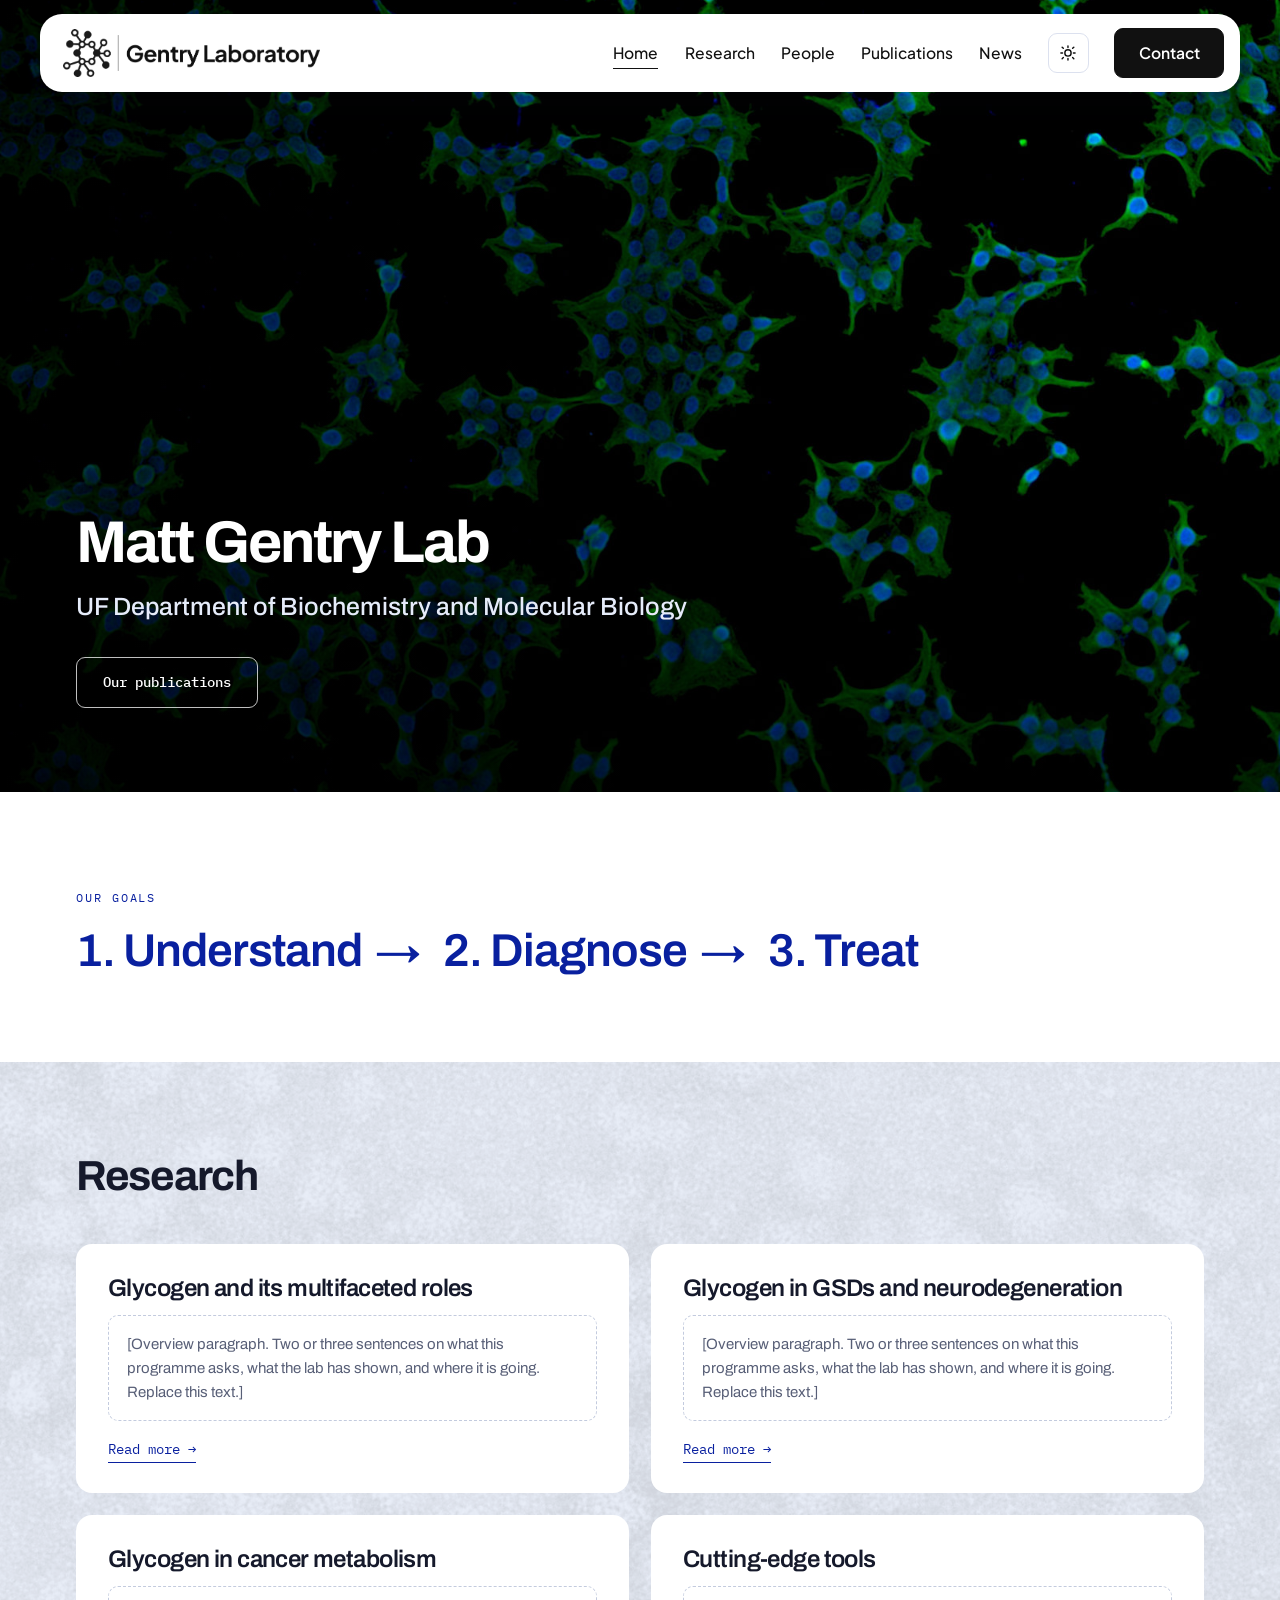
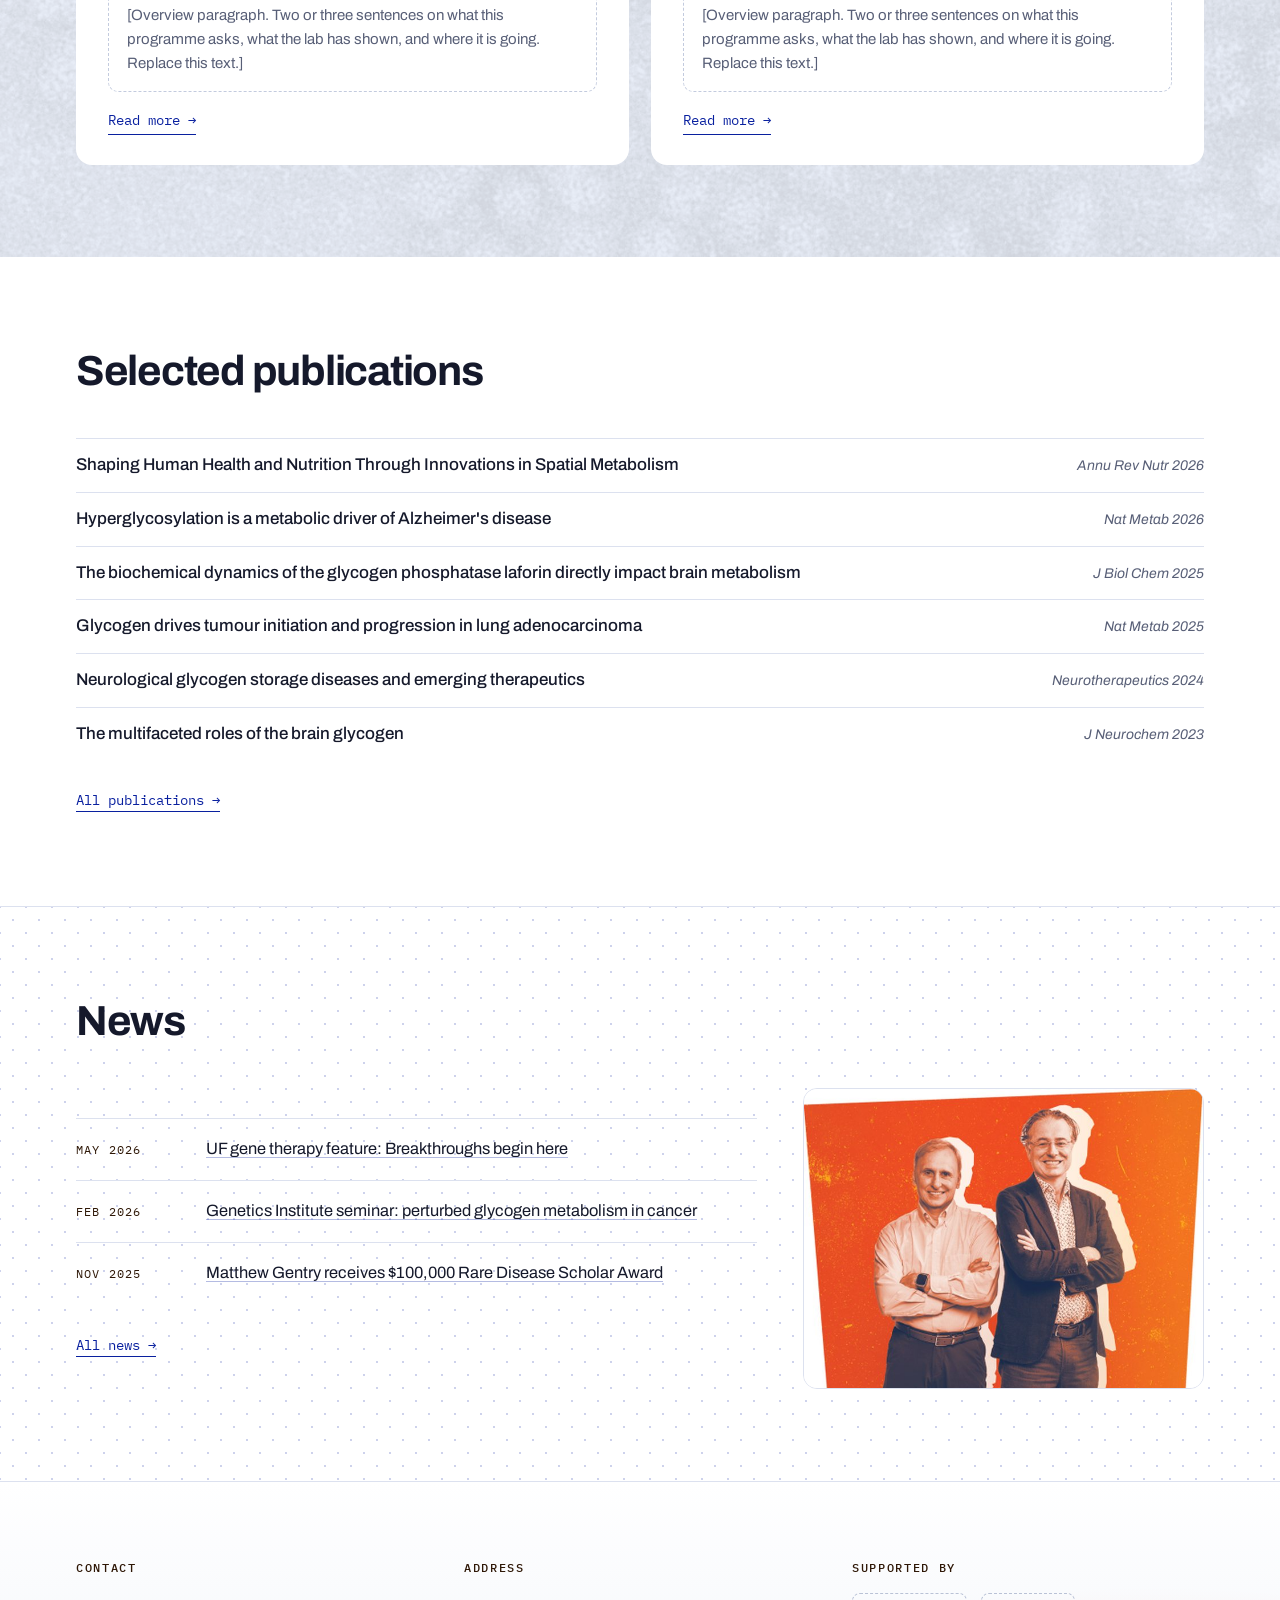
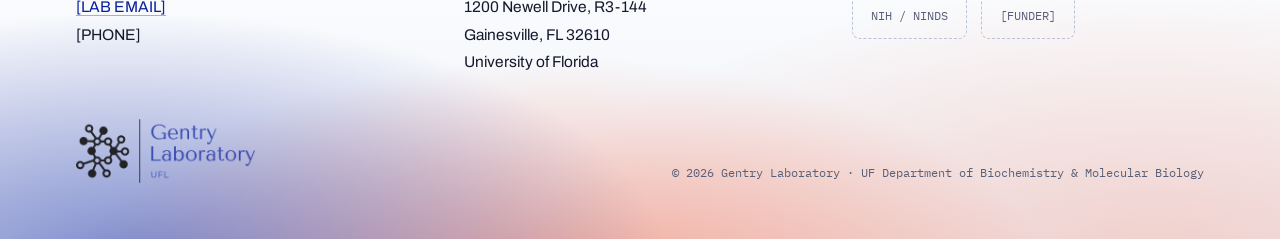
<file: index.html>
<!doctype html>
<html lang="en">
<head>
<meta charset="utf-8">
<meta name="viewport" content="width=device-width,initial-scale=1">
<title>Gentry Laboratory</title>
<meta name="description" content="The Gentry Laboratory at the University of Florida studies glycogen metabolism and the diseases glycogen drives.">
<link rel="icon" href="assets/favicon-simple-512.png" type="image/png" sizes="512x512">
<link rel="icon" href="assets/favicon-simple-32.png" type="image/png" sizes="32x32">
<link rel="apple-touch-icon" href="assets/apple-touch-icon.png">
<meta name="robots" content="noindex">
<script>(function(){try{var r=document.documentElement,q=matchMedia("(prefers-color-scheme: dark)");function set(d){r.classList.toggle("dark",d);}var t=localStorage.getItem("gl-theme");set(t?t==="dark":q.matches);if(!t)q.addEventListener("change",function(e){if(!localStorage.getItem("gl-theme"))set(e.matches);});}catch(e){}})();</script>
<link rel="preconnect" href="https://fonts.googleapis.com">
<link rel="preconnect" href="https://fonts.gstatic.com" crossorigin>
<link rel="stylesheet" href="https://fonts.googleapis.com/css2?family=Archivo:wght@400;500;600;700&family=Plus+Jakarta+Sans:wght@400;500;700&family=IBM+Plex+Mono:wght@400;500&display=swap">
<link rel="stylesheet" href="assets/site.css?v=2a175219">
</head>
<body>
<div class="headwrap">
  <header class="head">
    <a href="/" aria-label="Gentry Laboratory, home"><img src="assets/logo-lockup.png" alt="Gentry Laboratory, University of Florida"></a>
    <nav class="nav">
      <a href="/" class="on">Home</a>
      <span class="navitem"><a href="/research">Research</a><span class="dropwrap"><span class="drop"><a href="/research#r1">Glycogen and its multifaceted roles</a><a href="/research#r2">Glycogen in GSDs and neurodegeneration</a><a href="/research#r3">Glycogen in cancer metabolism</a><a href="/research#r4">Cutting-edge tools</a></span></span></span>
      <span class="navitem"><a href="/people">People</a><span class="dropwrap"><span class="drop"><a href="/people#pi">Principal Investigator</a><a href="/people#postdocs">Postdoctoral Researchers</a><a href="/people#phd-students">PhD Students</a><a href="/people#masters-students">Master's Students</a><a href="/people#staff">Staff</a><a href="/people#undergraduates">Undergraduate Researchers</a><a href="/people#alumni">Alumni</a></span></span></span>
      <a href="/publications">Publications</a>
      <a href="/news">News</a>
    </nav>
    <button class="themebtn" type="button" id="themebtn" aria-label="Switch colour theme"><svg class="sun" viewBox="0 0 24 24" fill="none" stroke="currentColor" stroke-width="1.9" stroke-linecap="round" aria-hidden="true"><circle cx="12" cy="12" r="4.2"/><path d="M12 2.5v2.2M12 19.3v2.2M4.2 4.2l1.6 1.6M18.2 18.2l1.6 1.6M2.5 12h2.2M19.3 12h2.2M4.2 19.8l1.6-1.6M18.2 5.8l1.6-1.6"/></svg><svg class="moon" viewBox="0 0 24 24" fill="none" stroke="currentColor" stroke-width="1.9" stroke-linecap="round" stroke-linejoin="round" aria-hidden="true"><path d="M20.5 14.6A8.6 8.6 0 0 1 9.4 3.5a8.6 8.6 0 1 0 11.1 11.1Z"/></svg></button>
    <a class="btn" href="/contact">Contact</a>
  </header>
</div>
<section class="hero" id="top">
  <img class="bg" src="assets/hero-1600.jpg" srcset="assets/hero-1000.jpg 1000w, assets/hero-1600.jpg 1600w, assets/hero-2400.jpg 2400w" sizes="100vw" alt="Fluorescence micrograph from the Gentry Lab: clusters of cultured cells with green cytoskeletal staining and blue nuclei on a black field">
  <div class="scrim"></div>
  <div class="scrim2"></div>
  <div class="hero-in">
    <div class="shell">
      <h1>Matt Gentry Lab</h1>
      <p class="tagline">UF Department of Biochemistry and Molecular Biology</p>
      <div class="cta">
        <a class="btn light" href="/publications">Our publications</a>
      </div>
    </div>
  </div>
</section>

<section class="approach shell">
  <div class="top">
    <p class="eyebrow">Our goals</p>
    <p class="arc">
      <span class="cell">1. Understand <span class="ar">&rarr;</span></span>
      <span class="cell">2. Diagnose <span class="ar">&rarr;</span></span>
      <span class="cell">3. Treat</span>
    </p>
  </div>
</section>

<section class="research" id="research">
  <div class="shell">
    <h2 class="pagetitle" style="margin-bottom:44px">Research</h2>
    <div class="pillars">
      <div class="pillar" id="r1"><h3>Glycogen and its multifaceted roles</h3><p class="ph-block">[Overview paragraph. Two or three sentences on what this programme asks, what the lab has shown, and where it is going. Replace this text.]</p><a class="more" href="/research#r1">Read more &rarr;</a></div>
      <div class="pillar" id="r2"><h3>Glycogen in GSDs and neurodegeneration</h3><p class="ph-block">[Overview paragraph. Two or three sentences on what this programme asks, what the lab has shown, and where it is going. Replace this text.]</p><a class="more" href="/research#r2">Read more &rarr;</a></div>
      <div class="pillar" id="r3"><h3>Glycogen in cancer metabolism</h3><p class="ph-block">[Overview paragraph. Two or three sentences on what this programme asks, what the lab has shown, and where it is going. Replace this text.]</p><a class="more" href="/research#r3">Read more &rarr;</a></div>
      <div class="pillar" id="r4"><h3>Cutting-edge tools</h3><p class="ph-block">[Overview paragraph. Two or three sentences on what this programme asks, what the lab has shown, and where it is going. Replace this text.]</p><a class="more" href="/research#r4">Read more &rarr;</a></div>
    </div>
  </div>
</section>


<section class="pubs" id="publications">
  <div class="shell">
    <h2 class="pagetitle" style="margin-bottom:44px">Selected publications</h2>
    <div class="publist">
      <a target="_blank" rel="noopener" class="pubitem compact" href="https://pubmed.ncbi.nlm.nih.gov/42154815/"><span class="pubtitle">Shaping Human Health and Nutrition Through Innovations in Spatial Metabolism</span><span class="pubjournal">Annu Rev Nutr 2026</span></a>
      <a target="_blank" rel="noopener" class="pubitem compact" href="https://pubmed.ncbi.nlm.nih.gov/42265388/"><span class="pubtitle">Hyperglycosylation is a metabolic driver of Alzheimer's disease</span><span class="pubjournal">Nat Metab 2026</span></a>
      <a target="_blank" rel="noopener" class="pubitem compact" href="https://pubmed.ncbi.nlm.nih.gov/41443417/"><span class="pubtitle">The biochemical dynamics of the glycogen phosphatase laforin directly impact brain metabolism</span><span class="pubjournal">J Biol Chem 2025</span></a>
      <a target="_blank" rel="noopener" class="pubitem compact" href="https://pubmed.ncbi.nlm.nih.gov/40069440/"><span class="pubtitle">Glycogen drives tumour initiation and progression in lung adenocarcinoma</span><span class="pubjournal">Nat Metab 2025</span></a>
      <a target="_blank" rel="noopener" class="pubitem compact" href="https://pubmed.ncbi.nlm.nih.gov/39277505/"><span class="pubtitle">Neurological glycogen storage diseases and emerging therapeutics</span><span class="pubjournal">Neurotherapeutics 2024</span></a>
      <a target="_blank" rel="noopener" class="pubitem compact" href="https://pubmed.ncbi.nlm.nih.gov/37554056/"><span class="pubtitle">The multifaceted roles of the brain glycogen</span><span class="pubjournal">J Neurochem 2023</span></a>
    </div>
    <div style="margin-top:26px"><a class="more" href="/publications">All publications &rarr;</a></div>
  </div>
</section>

<section class="news" id="news">
  <div class="shell">
  <h2 class="pagetitle" style="margin-bottom:44px">News</h2>
  <div class="newshome">
    <div class="newscol">
    <div class="newsitem"><span class="d">May 2026</span><span class="x"><a target="_blank" rel="noopener" href="https://floridaphysician.med.ufl.edu/2026/05/22/breakthroughs-begin-here/">UF gene therapy feature: Breakthroughs begin here</a></span></div>
    <div class="newsitem"><span class="d">Feb 2026</span><span class="x"><a target="_blank" rel="noopener" href="https://www.facebook.com/watch/?v=944031398188095">Genetics Institute seminar: perturbed glycogen metabolism in cancer</a></span></div>
    <div class="newsitem"><span class="d">Nov 2025</span><span class="x"><a target="_blank" rel="noopener" href="https://www.oxfordharrington.org/events-news/news/oxford-harrington-rare-disease-centre-announces-2025-scholars-advancing-promising-treatments">Matthew Gentry receives $100,000 Rare Disease Scholar Award</a></span></div>
      <div style="margin-top:28px"><a class="more" href="/news">All news &rarr;</a></div>
    </div>
    <a target="_blank" rel="noopener" class="newshero" href="https://floridaphysician.med.ufl.edu/2026/05/22/breakthroughs-begin-here/" aria-label="Breakthroughs begin here"><img src="assets/news-gene-therapy.jpg" alt="" style="object-position:center top"></a>
  </div>
  </div>
</section>

<footer class="foot">
  <div class="shell">
    <div class="footgrid">
      <div>
        <h4>Contact</h4>
        <p><a href="mailto:[LAB EMAIL]">[LAB EMAIL]</a><br>[PHONE]</p>
      </div>
      <div>
        <h4>Address</h4>
        <p>1200 Newell Drive, R3-144<br>Gainesville, FL 32610<br>University of Florida</p>
      </div>
      <div>
        <h4>Supported by</h4>
        <div class="funders"><span class="funder">NIH / NINDS</span><span class="funder">[FUNDER]</span></div>
      </div>
    </div>
    <div class="footlogo">
      <img class="flogo" src="assets/logo-stack.png" alt="Gentry Laboratory">
      <span class="copy">© 2026 Gentry Laboratory · UF Department of Biochemistry &amp; Molecular Biology</span>
    </div>
  </div>
</footer>
<script>
(function(){
  var els=[document.querySelector(".headwrap"),document.querySelector(".filterbar")].filter(Boolean);
  if(!els.length) return;
  var veil=document.querySelector(".topveil");
  var last=window.scrollY, queued=false;
  var quiet=location.hash?Date.now()+1400:0;
  document.addEventListener("click",function(ev){
    var a=ev.target.closest&&ev.target.closest('a[href*="#"]');
    if(a) quiet=Date.now()+1400;
  },true);
  function show(y){
    els.forEach(function(e){e.classList.remove("tuck");});
    if(veil) veil.classList[y>260?"add":"remove"]("show");
  }
  function onScroll(){
    var y=window.scrollY, d=y-last;
    if(Date.now()<quiet || Math.abs(d)>600){ show(y); last=y; queued=false; return; }
    if(Math.abs(d)>5){
      if(d>0 && y>260){
        els.forEach(function(e){e.classList.add("tuck");});
        if(veil) veil.classList.remove("show");
      } else if(d<0){ show(y); }
      last=y;
    }
    queued=false;
  }
  window.addEventListener("scroll",function(){
    if(!queued){queued=true;requestAnimationFrame(onScroll);}
  },{passive:true});
  window.addEventListener("hashchange",function(){ quiet=Date.now()+1400; show(window.scrollY); last=window.scrollY; });
})();
(function(){
  var btn=document.getElementById("themebtn"); if(!btn) return;
  btn.addEventListener("click",function(){
    var root=document.documentElement, dark=root.classList.toggle("dark");
    try{ localStorage.setItem("gl-theme", dark?"dark":"light"); }catch(e){}
  });
})();
</script>

<!-- Cloudflare Web Analytics (skipped on opted-out devices) -->
<script>(function(){
  var q = location.search;
  try{
    if (q.indexOf("noanalytics=1") > -1) localStorage.setItem("gl-noanalytics","1");
    else if (q.indexOf("analytics=1") > -1) localStorage.removeItem("gl-noanalytics");
    if (localStorage.getItem("gl-noanalytics") === "1") return;
  }catch(e){}
  var t = document.createElement("script");
  t.type = "module";
  t.src = "https://static.cloudflareinsights.com/beacon.min.js";
  t.setAttribute("data-cf-beacon", '{"token": "f812dd72ef894d2ea5d8bd4d381425f9"}');
  document.head.appendChild(t);
})();</script>
<!-- End Cloudflare Web Analytics -->
</body>
</html>
</file>
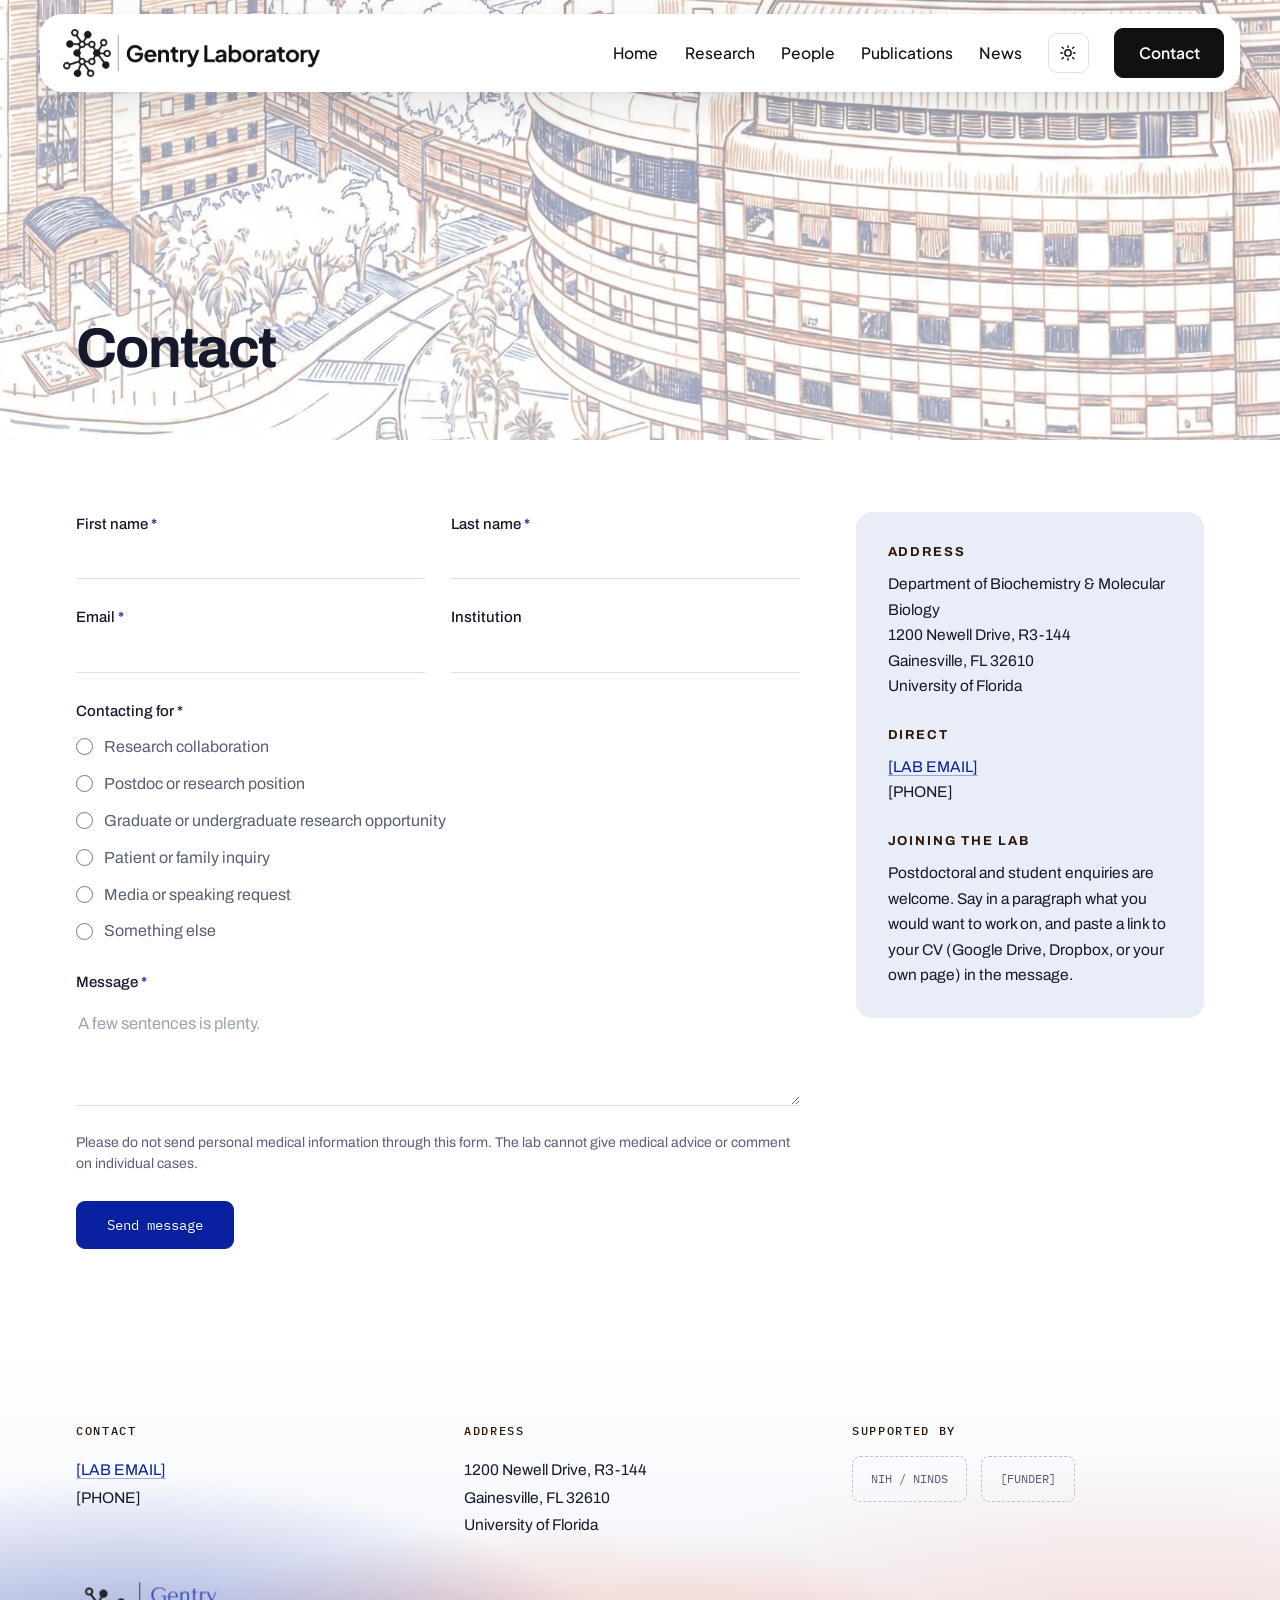
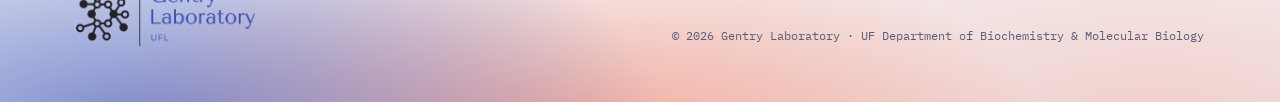
<file: contact.html>
<!doctype html>
<html lang="en">
<head>
<meta charset="utf-8">
<meta name="viewport" content="width=device-width,initial-scale=1">
<title>Contact | Gentry Laboratory</title>
<meta name="description" content="Contact the Gentry Laboratory at the University of Florida.">
<link rel="icon" href="assets/favicon-simple-512.png" type="image/png" sizes="512x512">
<link rel="icon" href="assets/favicon-simple-32.png" type="image/png" sizes="32x32">
<link rel="apple-touch-icon" href="assets/apple-touch-icon.png">
<meta name="robots" content="noindex">
<script>(function(){try{var r=document.documentElement,q=matchMedia("(prefers-color-scheme: dark)");function set(d){r.classList.toggle("dark",d);}var t=localStorage.getItem("gl-theme");set(t?t==="dark":q.matches);if(!t)q.addEventListener("change",function(e){if(!localStorage.getItem("gl-theme"))set(e.matches);});}catch(e){}})();</script>
<link rel="preconnect" href="https://fonts.googleapis.com">
<link rel="preconnect" href="https://fonts.gstatic.com" crossorigin>
<link rel="stylesheet" href="https://fonts.googleapis.com/css2?family=Archivo:wght@400;500;600;700&family=Plus+Jakarta+Sans:wght@400;500;700&family=IBM+Plex+Mono:wght@400;500&display=swap">
<link rel="stylesheet" href="assets/site.css?v=2a175219">
</head>
<body>
<div class="headwrap">
  <header class="head">
    <a href="/" aria-label="Gentry Laboratory, home"><img src="assets/logo-lockup.png" alt="Gentry Laboratory, University of Florida"></a>
    <nav class="nav">
      <a href="/">Home</a>
      <span class="navitem"><a href="/research">Research</a><span class="dropwrap"><span class="drop"><a href="/research#r1">Glycogen and its multifaceted roles</a><a href="/research#r2">Glycogen in GSDs and neurodegeneration</a><a href="/research#r3">Glycogen in cancer metabolism</a><a href="/research#r4">Cutting-edge tools</a></span></span></span>
      <span class="navitem"><a href="/people">People</a><span class="dropwrap"><span class="drop"><a href="/people#pi">Principal Investigator</a><a href="/people#postdocs">Postdoctoral Researchers</a><a href="/people#phd-students">PhD Students</a><a href="/people#masters-students">Master's Students</a><a href="/people#staff">Staff</a><a href="/people#undergraduates">Undergraduate Researchers</a><a href="/people#alumni">Alumni</a></span></span></span>
      <a href="/publications">Publications</a>
      <a href="/news">News</a>
    </nav>
    <button class="themebtn" type="button" id="themebtn" aria-label="Switch colour theme"><svg class="sun" viewBox="0 0 24 24" fill="none" stroke="currentColor" stroke-width="1.9" stroke-linecap="round" aria-hidden="true"><circle cx="12" cy="12" r="4.2"/><path d="M12 2.5v2.2M12 19.3v2.2M4.2 4.2l1.6 1.6M18.2 18.2l1.6 1.6M2.5 12h2.2M19.3 12h2.2M4.2 19.8l1.6-1.6M18.2 5.8l1.6-1.6"/></svg><svg class="moon" viewBox="0 0 24 24" fill="none" stroke="currentColor" stroke-width="1.9" stroke-linecap="round" stroke-linejoin="round" aria-hidden="true"><path d="M20.5 14.6A8.6 8.6 0 0 1 9.4 3.5a8.6 8.6 0 1 0 11.1 11.1Z"/></svg></button>
    <a class="btn" href="/contact">Contact</a>
  </header>
</div>
<section class="masthead photo mh-contact">
  <div class="shell">
    <h1>Contact</h1>
  </div>
</section>

<div class="shell" style="padding-top:72px;padding-bottom:96px">
  <div class="contactgrid">

    <form class="form" action="https://api.web3forms.com/submit" method="POST">
      <input type="hidden" name="access_key" value="[WEB3FORMS ACCESS KEY]">
      <input type="hidden" name="subject" value="New message from the Gentry Lab website">
      <input type="hidden" name="from_name" value="Gentry Lab website">
      <!-- Optional: after the final web address is settled, add a thank-you page:
           <input type="hidden" name="redirect" value="https://YOUR-SITE/thanks.html"> -->
      <input type="checkbox" name="botcheck" style="display:none" tabindex="-1" autocomplete="off">

      <div class="frow">
        <div class="field">
          <label for="fn">First name <span class="req">*</span></label>
          <input id="fn" name="First name" type="text" required autocomplete="given-name">
        </div>
        <div class="field">
          <label for="ln">Last name <span class="req">*</span></label>
          <input id="ln" name="Last name" type="text" required autocomplete="family-name">
        </div>
      </div>

      <div class="frow">
        <div class="field">
          <label for="em">Email <span class="req">*</span></label>
          <input id="em" name="Email" type="email" required autocomplete="email">
        </div>
        <div class="field">
          <label for="inst">Institution</label>
          <input id="inst" name="Institution" type="text" autocomplete="organization">
        </div>
      </div>

      <fieldset class="reasons">
        <legend>Contacting for <span class="req">*</span></legend>
          <label><input type="radio" name="Contacting for" value="Research collaboration" required> Research collaboration</label>
          <label><input type="radio" name="Contacting for" value="Postdoc or research position" required> Postdoc or research position</label>
          <label><input type="radio" name="Contacting for" value="Graduate or undergraduate research opportunity" required> Graduate or undergraduate research opportunity</label>
          <label><input type="radio" name="Contacting for" value="Patient or family inquiry" required> Patient or family inquiry</label>
          <label><input type="radio" name="Contacting for" value="Media or speaking request" required> Media or speaking request</label>
          <label><input type="radio" name="Contacting for" value="Something else" required> Something else</label>
      </fieldset>

      <div class="field">
        <label for="msg">Message <span class="req">*</span></label>
        <textarea id="msg" name="Message" required placeholder="A few sentences is plenty."></textarea>
      </div>

      <p class="formnote">Please do not send personal medical information through this form. The lab cannot give medical advice or comment on individual cases.</p>

      <button class="submit" type="submit">Send message</button>
    </form>

    <aside class="side">
      <div>
        <h3>Address</h3>
        <p>Department of Biochemistry &amp; Molecular Biology<br>
        1200 Newell Drive, R3-144<br>
        Gainesville, FL 32610<br>
        University of Florida</p>
      </div>
      <div>
        <h3>Direct</h3>
        <p><a href="mailto:[LAB EMAIL]">[LAB EMAIL]</a><br>[PHONE]</p>
      </div>
      <div>
        <h3>Joining the lab</h3>
        <p>Postdoctoral and student enquiries are welcome. Say in a paragraph what you would want to work on, and paste a link to your CV (Google Drive, Dropbox, or your own page) in the message.</p>
      </div>
    </aside>

  </div>
</div>
<footer class="foot">
  <div class="shell">
    <div class="footgrid">
      <div>
        <h4>Contact</h4>
        <p><a href="mailto:[LAB EMAIL]">[LAB EMAIL]</a><br>[PHONE]</p>
      </div>
      <div>
        <h4>Address</h4>
        <p>1200 Newell Drive, R3-144<br>Gainesville, FL 32610<br>University of Florida</p>
      </div>
      <div>
        <h4>Supported by</h4>
        <div class="funders"><span class="funder">NIH / NINDS</span><span class="funder">[FUNDER]</span></div>
      </div>
    </div>
    <div class="footlogo">
      <img class="flogo" src="assets/logo-stack.png" alt="Gentry Laboratory">
      <span class="copy">© 2026 Gentry Laboratory · UF Department of Biochemistry &amp; Molecular Biology</span>
    </div>
  </div>
</footer>
<script>
(function(){
  var els=[document.querySelector(".headwrap"),document.querySelector(".filterbar")].filter(Boolean);
  if(!els.length) return;
  var veil=document.querySelector(".topveil");
  var last=window.scrollY, queued=false;
  var quiet=location.hash?Date.now()+1400:0;
  document.addEventListener("click",function(ev){
    var a=ev.target.closest&&ev.target.closest('a[href*="#"]');
    if(a) quiet=Date.now()+1400;
  },true);
  function show(y){
    els.forEach(function(e){e.classList.remove("tuck");});
    if(veil) veil.classList[y>260?"add":"remove"]("show");
  }
  function onScroll(){
    var y=window.scrollY, d=y-last;
    if(Date.now()<quiet || Math.abs(d)>600){ show(y); last=y; queued=false; return; }
    if(Math.abs(d)>5){
      if(d>0 && y>260){
        els.forEach(function(e){e.classList.add("tuck");});
        if(veil) veil.classList.remove("show");
      } else if(d<0){ show(y); }
      last=y;
    }
    queued=false;
  }
  window.addEventListener("scroll",function(){
    if(!queued){queued=true;requestAnimationFrame(onScroll);}
  },{passive:true});
  window.addEventListener("hashchange",function(){ quiet=Date.now()+1400; show(window.scrollY); last=window.scrollY; });
})();
(function(){
  var btn=document.getElementById("themebtn"); if(!btn) return;
  btn.addEventListener("click",function(){
    var root=document.documentElement, dark=root.classList.toggle("dark");
    try{ localStorage.setItem("gl-theme", dark?"dark":"light"); }catch(e){}
  });
})();
</script>

<!-- Cloudflare Web Analytics (skipped on opted-out devices) -->
<script>(function(){
  var q = location.search;
  try{
    if (q.indexOf("noanalytics=1") > -1) localStorage.setItem("gl-noanalytics","1");
    else if (q.indexOf("analytics=1") > -1) localStorage.removeItem("gl-noanalytics");
    if (localStorage.getItem("gl-noanalytics") === "1") return;
  }catch(e){}
  var t = document.createElement("script");
  t.type = "module";
  t.src = "https://static.cloudflareinsights.com/beacon.min.js";
  t.setAttribute("data-cf-beacon", '{"token": "f812dd72ef894d2ea5d8bd4d381425f9"}');
  document.head.appendChild(t);
})();</script>
<!-- End Cloudflare Web Analytics -->
</body>
</html>
</file>
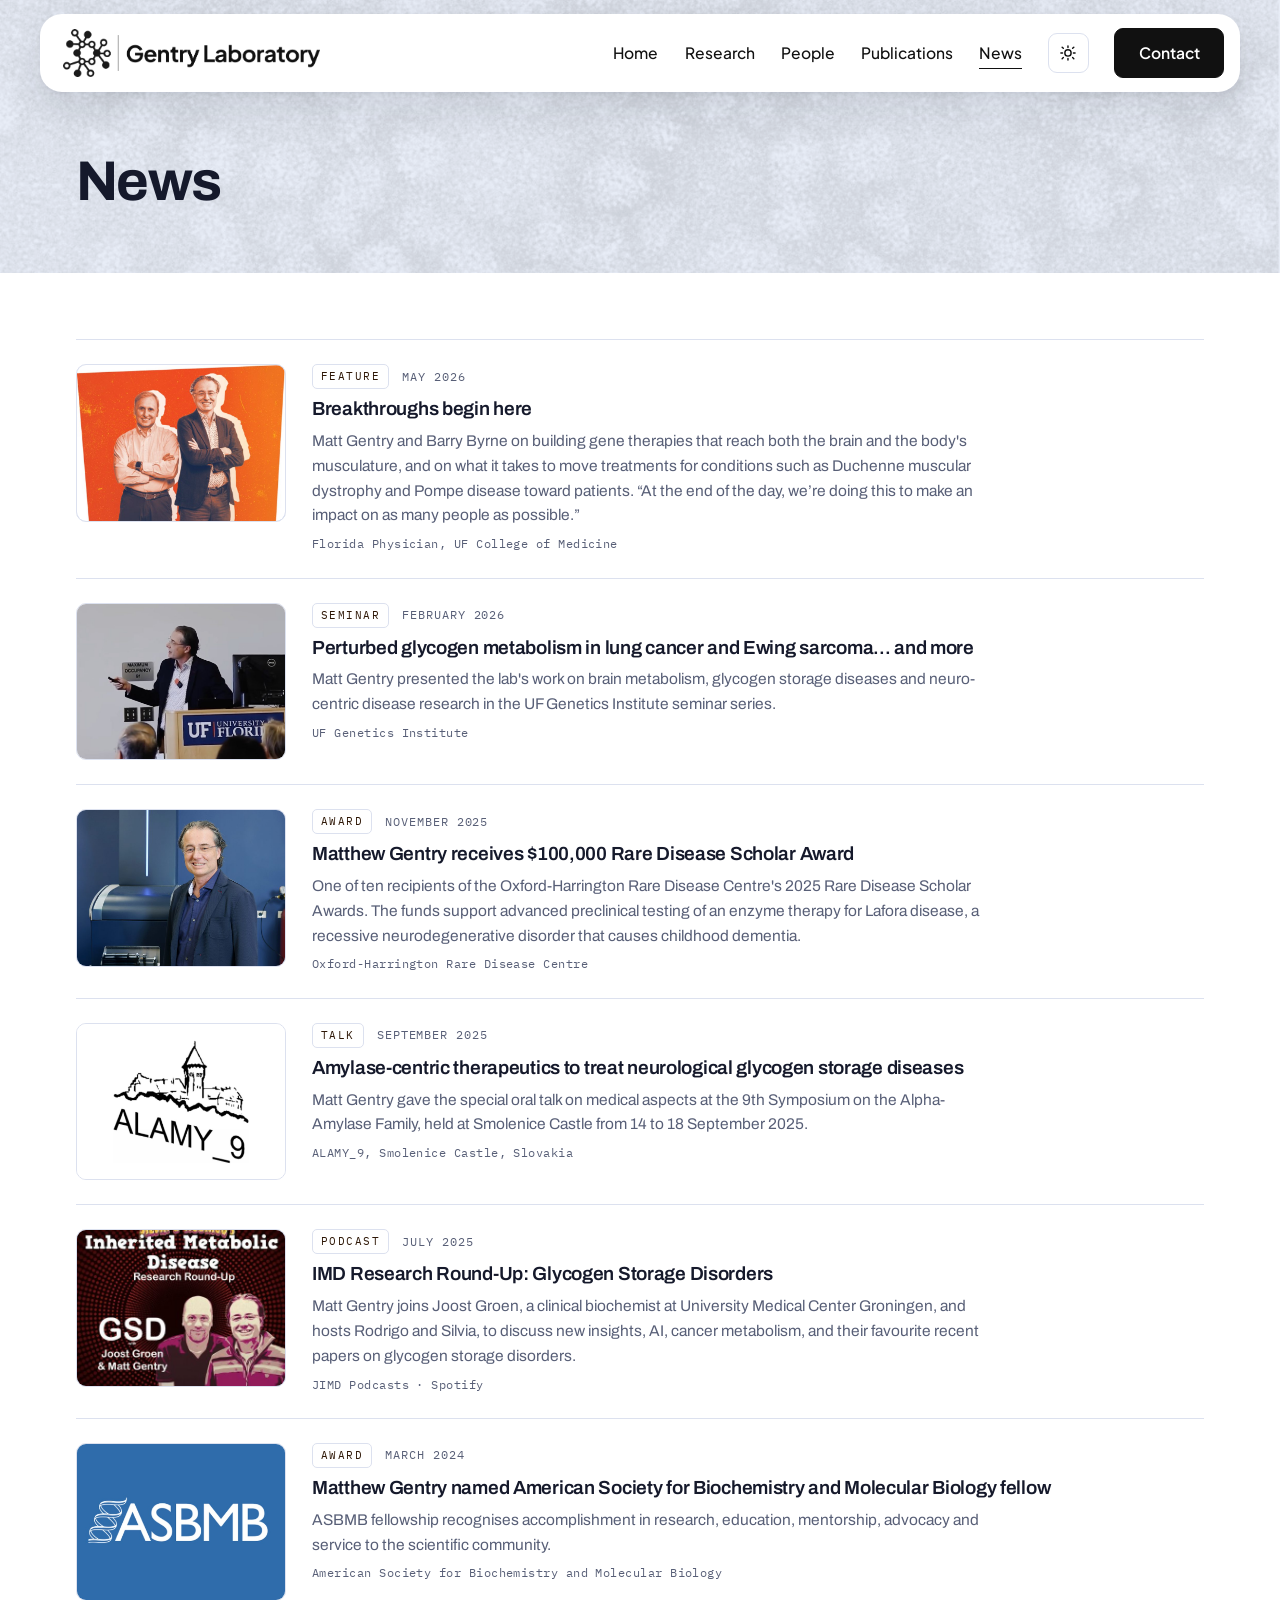
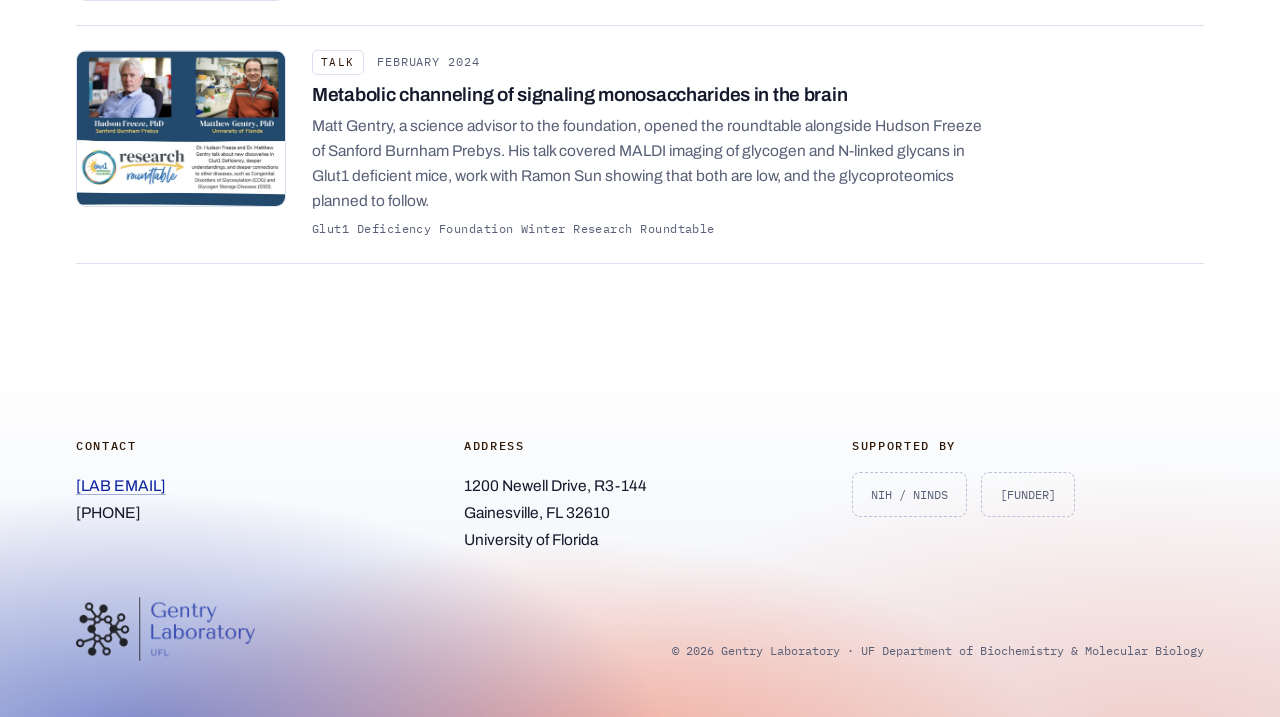
<file: news.html>
<!doctype html>
<html lang="en">
<head>
<meta charset="utf-8">
<meta name="viewport" content="width=device-width,initial-scale=1">
<title>News | Gentry Laboratory</title>
<meta name="description" content="News from the Gentry Laboratory, University of Florida.">
<link rel="icon" href="assets/favicon-simple-512.png" type="image/png" sizes="512x512">
<link rel="icon" href="assets/favicon-simple-32.png" type="image/png" sizes="32x32">
<link rel="apple-touch-icon" href="assets/apple-touch-icon.png">
<meta name="robots" content="noindex">
<script>(function(){try{var r=document.documentElement,q=matchMedia("(prefers-color-scheme: dark)");function set(d){r.classList.toggle("dark",d);}var t=localStorage.getItem("gl-theme");set(t?t==="dark":q.matches);if(!t)q.addEventListener("change",function(e){if(!localStorage.getItem("gl-theme"))set(e.matches);});}catch(e){}})();</script>
<link rel="preconnect" href="https://fonts.googleapis.com">
<link rel="preconnect" href="https://fonts.gstatic.com" crossorigin>
<link rel="stylesheet" href="https://fonts.googleapis.com/css2?family=Archivo:wght@400;500;600;700&family=Plus+Jakarta+Sans:wght@400;500;700&family=IBM+Plex+Mono:wght@400;500&display=swap">
<link rel="stylesheet" href="assets/site.css?v=2a175219">
</head>
<body>
<div class="headwrap">
  <header class="head">
    <a href="/" aria-label="Gentry Laboratory, home"><img src="assets/logo-lockup.png" alt="Gentry Laboratory, University of Florida"></a>
    <nav class="nav">
      <a href="/">Home</a>
      <span class="navitem"><a href="/research">Research</a><span class="dropwrap"><span class="drop"><a href="/research#r1">Glycogen and its multifaceted roles</a><a href="/research#r2">Glycogen in GSDs and neurodegeneration</a><a href="/research#r3">Glycogen in cancer metabolism</a><a href="/research#r4">Cutting-edge tools</a></span></span></span>
      <span class="navitem"><a href="/people">People</a><span class="dropwrap"><span class="drop"><a href="/people#pi">Principal Investigator</a><a href="/people#postdocs">Postdoctoral Researchers</a><a href="/people#phd-students">PhD Students</a><a href="/people#masters-students">Master's Students</a><a href="/people#staff">Staff</a><a href="/people#undergraduates">Undergraduate Researchers</a><a href="/people#alumni">Alumni</a></span></span></span>
      <a href="/publications">Publications</a>
      <a href="/news" class="on">News</a>
    </nav>
    <button class="themebtn" type="button" id="themebtn" aria-label="Switch colour theme"><svg class="sun" viewBox="0 0 24 24" fill="none" stroke="currentColor" stroke-width="1.9" stroke-linecap="round" aria-hidden="true"><circle cx="12" cy="12" r="4.2"/><path d="M12 2.5v2.2M12 19.3v2.2M4.2 4.2l1.6 1.6M18.2 18.2l1.6 1.6M2.5 12h2.2M19.3 12h2.2M4.2 19.8l1.6-1.6M18.2 5.8l1.6-1.6"/></svg><svg class="moon" viewBox="0 0 24 24" fill="none" stroke="currentColor" stroke-width="1.9" stroke-linecap="round" stroke-linejoin="round" aria-hidden="true"><path d="M20.5 14.6A8.6 8.6 0 0 1 9.4 3.5a8.6 8.6 0 1 0 11.1 11.1Z"/></svg></button>
    <a class="btn" href="/contact">Contact</a>
  </header>
</div>
<section class="masthead">
  <div class="shell">
    <h1>News</h1>
  </div>
</section>

<div class="shell" style="padding-top:66px;padding-bottom:96px">
  <div class="newslist">
      <a target="_blank" rel="noopener" class="newsrow" href="https://floridaphysician.med.ufl.edu/2026/05/22/breakthroughs-begin-here/">
        <span class="thumb"><img src="assets/news-gene-therapy.jpg" alt="" style="object-position:center top"></span>
        <span class="body">
          <span class="nmeta"><span class="ntype">Feature</span><span class="ndate">May 2026</span></span>
          <span class="nt">Breakthroughs begin here</span>
          <span class="nsum">Matt Gentry and Barry Byrne on building gene therapies that reach both the brain and the body's musculature, and on what it takes to move treatments for conditions such as Duchenne muscular dystrophy and Pompe disease toward patients. “At the end of the day, we’re doing this to make an impact on as many people as possible.”</span>
          <span class="nsrc">Florida Physician, UF College of Medicine</span>
        </span>
      </a>
      <a target="_blank" rel="noopener" class="newsrow" href="https://www.facebook.com/watch/?v=944031398188095">
        <span class="thumb"><img src="assets/news-uf-genetics-seminar.jpg" alt="" style="object-position:center"></span>
        <span class="body">
          <span class="nmeta"><span class="ntype">Seminar</span><span class="ndate">February 2026</span></span>
          <span class="nt">Perturbed glycogen metabolism in lung cancer and Ewing sarcoma... and more</span>
          <span class="nsum">Matt Gentry presented the lab's work on brain metabolism, glycogen storage diseases and neuro-centric disease research in the UF Genetics Institute seminar series.</span>
          <span class="nsrc">UF Genetics Institute</span>
        </span>
      </a>
      <a target="_blank" rel="noopener" class="newsrow" href="https://www.oxfordharrington.org/events-news/news/oxford-harrington-rare-disease-centre-announces-2025-scholars-advancing-promising-treatments">
        <span class="thumb"><img src="assets/news-rare-disease-award.jpg" alt="" style="object-position:62% center"></span>
        <span class="body">
          <span class="nmeta"><span class="ntype">Award</span><span class="ndate">November 2025</span></span>
          <span class="nt">Matthew Gentry receives $100,000 Rare Disease Scholar Award</span>
          <span class="nsum">One of ten recipients of the Oxford-Harrington Rare Disease Centre's 2025 Rare Disease Scholar Awards. The funds support advanced preclinical testing of an enzyme therapy for Lafora disease, a recessive neurodegenerative disorder that causes childhood dementia.</span>
          <span class="nsrc">Oxford-Harrington Rare Disease Centre</span>
        </span>
      </a>
      <a target="_blank" rel="noopener" class="newsrow" href="http://imb.savba.sk/~janecek/Alamys/Alamy_9/Selected_Oral_Talks.html">
        <span class="thumb"><img src="assets/news-alamy9.jpg" alt="" style="object-position:center"></span>
        <span class="body">
          <span class="nmeta"><span class="ntype">Talk</span><span class="ndate">September 2025</span></span>
          <span class="nt">Amylase-centric therapeutics to treat neurological glycogen storage diseases</span>
          <span class="nsum">Matt Gentry gave the special oral talk on medical aspects at the 9th Symposium on the Alpha-Amylase Family, held at Smolenice Castle from 14 to 18 September 2025.</span>
          <span class="nsrc">ALAMY_9, Smolenice Castle, Slovakia</span>
        </span>
      </a>
      <a target="_blank" rel="noopener" class="newsrow" href="https://open.spotify.com/episode/5VdrYnS3KIkyd228isoCBM">
        <span class="thumb"><img src="assets/news-jimd-podcast.jpg" alt="" style="object-position:center 34%"></span>
        <span class="body">
          <span class="nmeta"><span class="ntype">Podcast</span><span class="ndate">July 2025</span></span>
          <span class="nt">IMD Research Round-Up: Glycogen Storage Disorders</span>
          <span class="nsum">Matt Gentry joins Joost Groen, a clinical biochemist at University Medical Center Groningen, and hosts Rodrigo and Silvia, to discuss new insights, AI, cancer metabolism, and their favourite recent papers on glycogen storage disorders.</span>
          <span class="nsrc">JIMD Podcasts · Spotify</span>
        </span>
      </a>
      <a target="_blank" rel="noopener" class="newsrow" href="https://www.asbmb.org/asbmb-today/people/010924/asbmb-names-2024-fellows">
        <span class="thumb"><img src="assets/news-asbmb-fellow.jpg" alt="" style="object-position:center"></span>
        <span class="body">
          <span class="nmeta"><span class="ntype">Award</span><span class="ndate">March 2024</span></span>
          <span class="nt">Matthew Gentry named American Society for Biochemistry and Molecular Biology fellow</span>
          <span class="nsum">ASBMB fellowship recognises accomplishment in research, education, mentorship, advocacy and service to the scientific community.</span>
          <span class="nsrc">American Society for Biochemistry and Molecular Biology</span>
        </span>
      </a>
      <a target="_blank" rel="noopener" class="newsrow" href="https://www.g1dfoundation.org/winter-research-roundtable/">
        <span class="thumb"><img src="assets/news-glut1-roundtable.jpg" alt="" style="object-position:center"></span>
        <span class="body">
          <span class="nmeta"><span class="ntype">Talk</span><span class="ndate">February 2024</span></span>
          <span class="nt">Metabolic channeling of signaling monosaccharides in the brain</span>
          <span class="nsum">Matt Gentry, a science advisor to the foundation, opened the roundtable alongside Hudson Freeze of Sanford Burnham Prebys. His talk covered MALDI imaging of glycogen and N-linked glycans in Glut1 deficient mice, work with Ramon Sun showing that both are low, and the glycoproteomics planned to follow.</span>
          <span class="nsrc">Glut1 Deficiency Foundation Winter Research Roundtable</span>
        </span>
      </a>
  </div>
  <!-- To add an item, copy one <a class="newsrow"> block above and edit it.
       For a video or podcast with cover art, put this right after the opening <a ...> tag:
       <span class="thumb"><img src="https://img.youtube.com/vi/VIDEO_ID/hqdefault.jpg" alt=""></span>
       Leave the thumb out and the text starts at the left edge. -->
</div>
<footer class="foot">
  <div class="shell">
    <div class="footgrid">
      <div>
        <h4>Contact</h4>
        <p><a href="mailto:[LAB EMAIL]">[LAB EMAIL]</a><br>[PHONE]</p>
      </div>
      <div>
        <h4>Address</h4>
        <p>1200 Newell Drive, R3-144<br>Gainesville, FL 32610<br>University of Florida</p>
      </div>
      <div>
        <h4>Supported by</h4>
        <div class="funders"><span class="funder">NIH / NINDS</span><span class="funder">[FUNDER]</span></div>
      </div>
    </div>
    <div class="footlogo">
      <img class="flogo" src="assets/logo-stack.png" alt="Gentry Laboratory">
      <span class="copy">© 2026 Gentry Laboratory · UF Department of Biochemistry &amp; Molecular Biology</span>
    </div>
  </div>
</footer>
<script>
(function(){
  var els=[document.querySelector(".headwrap"),document.querySelector(".filterbar")].filter(Boolean);
  if(!els.length) return;
  var veil=document.querySelector(".topveil");
  var last=window.scrollY, queued=false;
  var quiet=location.hash?Date.now()+1400:0;
  document.addEventListener("click",function(ev){
    var a=ev.target.closest&&ev.target.closest('a[href*="#"]');
    if(a) quiet=Date.now()+1400;
  },true);
  function show(y){
    els.forEach(function(e){e.classList.remove("tuck");});
    if(veil) veil.classList[y>260?"add":"remove"]("show");
  }
  function onScroll(){
    var y=window.scrollY, d=y-last;
    if(Date.now()<quiet || Math.abs(d)>600){ show(y); last=y; queued=false; return; }
    if(Math.abs(d)>5){
      if(d>0 && y>260){
        els.forEach(function(e){e.classList.add("tuck");});
        if(veil) veil.classList.remove("show");
      } else if(d<0){ show(y); }
      last=y;
    }
    queued=false;
  }
  window.addEventListener("scroll",function(){
    if(!queued){queued=true;requestAnimationFrame(onScroll);}
  },{passive:true});
  window.addEventListener("hashchange",function(){ quiet=Date.now()+1400; show(window.scrollY); last=window.scrollY; });
})();
(function(){
  var btn=document.getElementById("themebtn"); if(!btn) return;
  btn.addEventListener("click",function(){
    var root=document.documentElement, dark=root.classList.toggle("dark");
    try{ localStorage.setItem("gl-theme", dark?"dark":"light"); }catch(e){}
  });
})();
</script>

<!-- Cloudflare Web Analytics (skipped on opted-out devices) -->
<script>(function(){
  var q = location.search;
  try{
    if (q.indexOf("noanalytics=1") > -1) localStorage.setItem("gl-noanalytics","1");
    else if (q.indexOf("analytics=1") > -1) localStorage.removeItem("gl-noanalytics");
    if (localStorage.getItem("gl-noanalytics") === "1") return;
  }catch(e){}
  var t = document.createElement("script");
  t.type = "module";
  t.src = "https://static.cloudflareinsights.com/beacon.min.js";
  t.setAttribute("data-cf-beacon", '{"token": "f812dd72ef894d2ea5d8bd4d381425f9"}');
  document.head.appendChild(t);
})();</script>
<!-- End Cloudflare Web Analytics -->
</body>
</html>
</file>
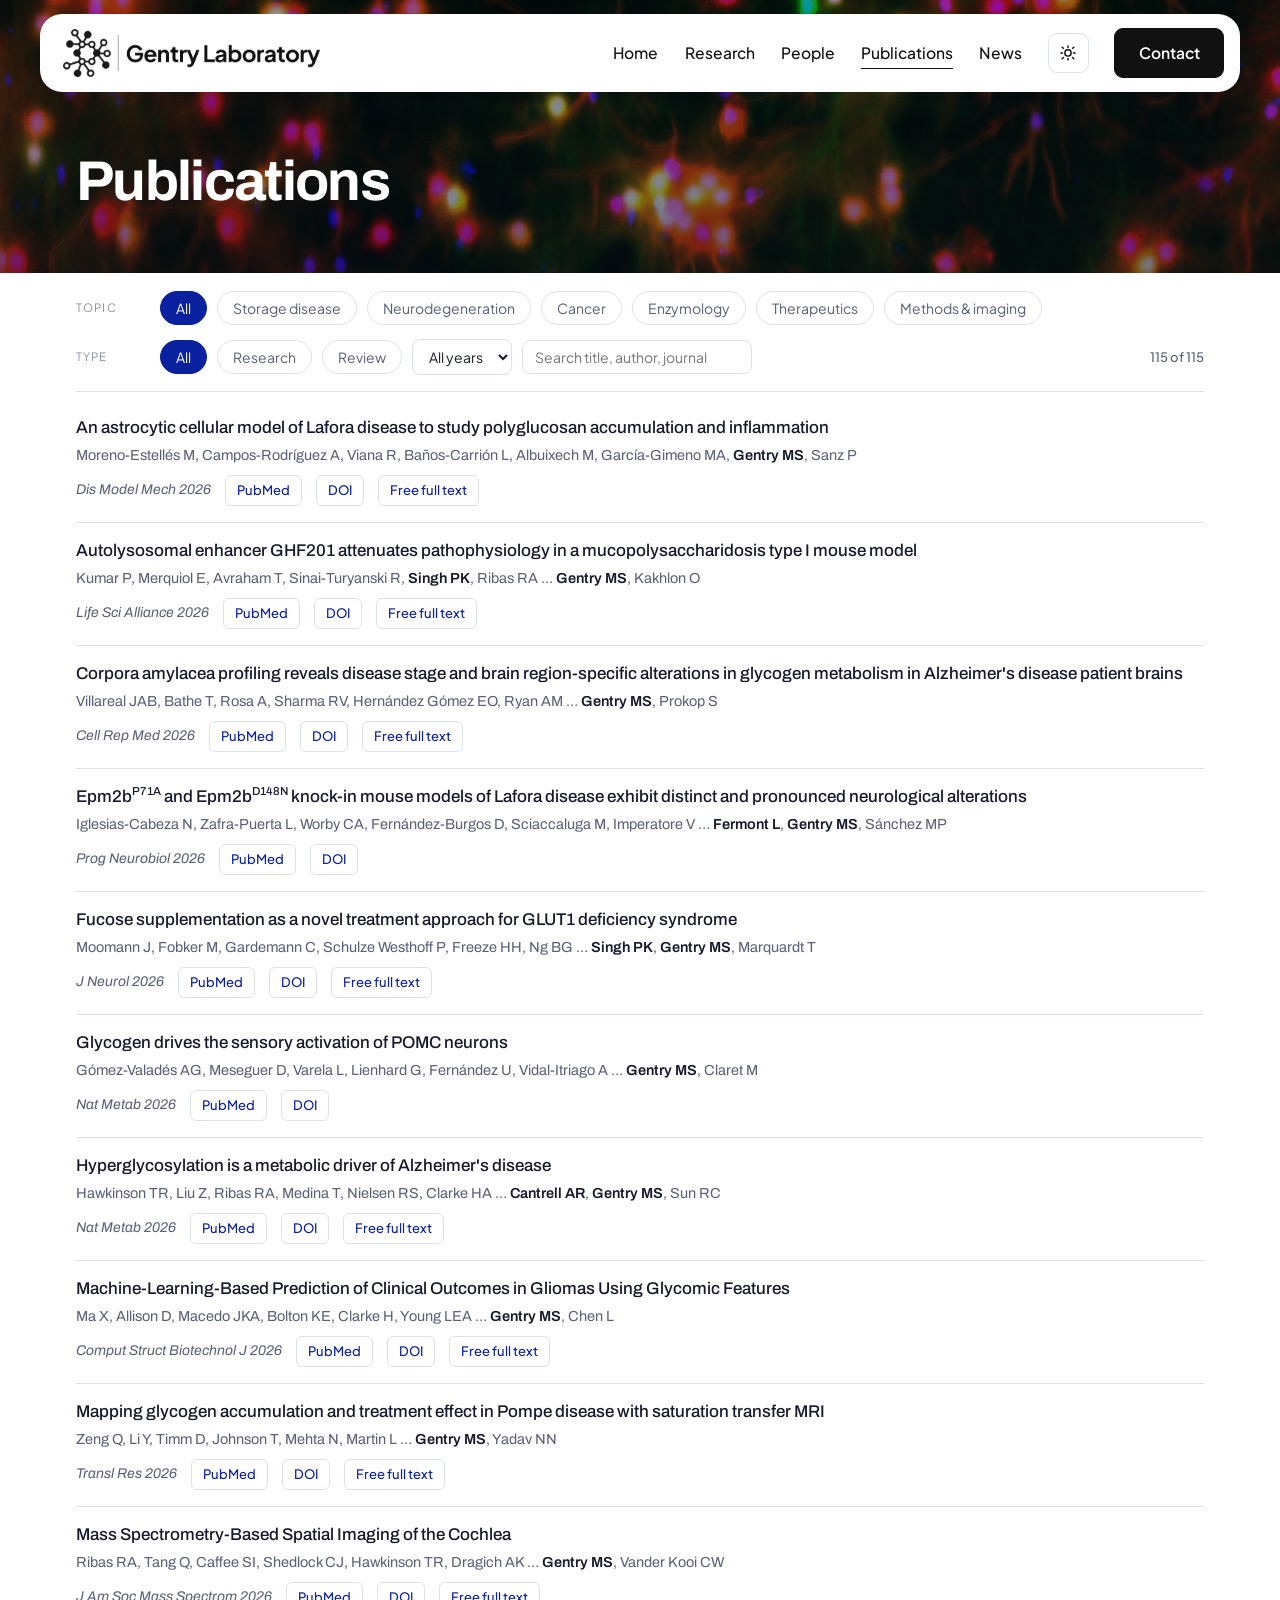
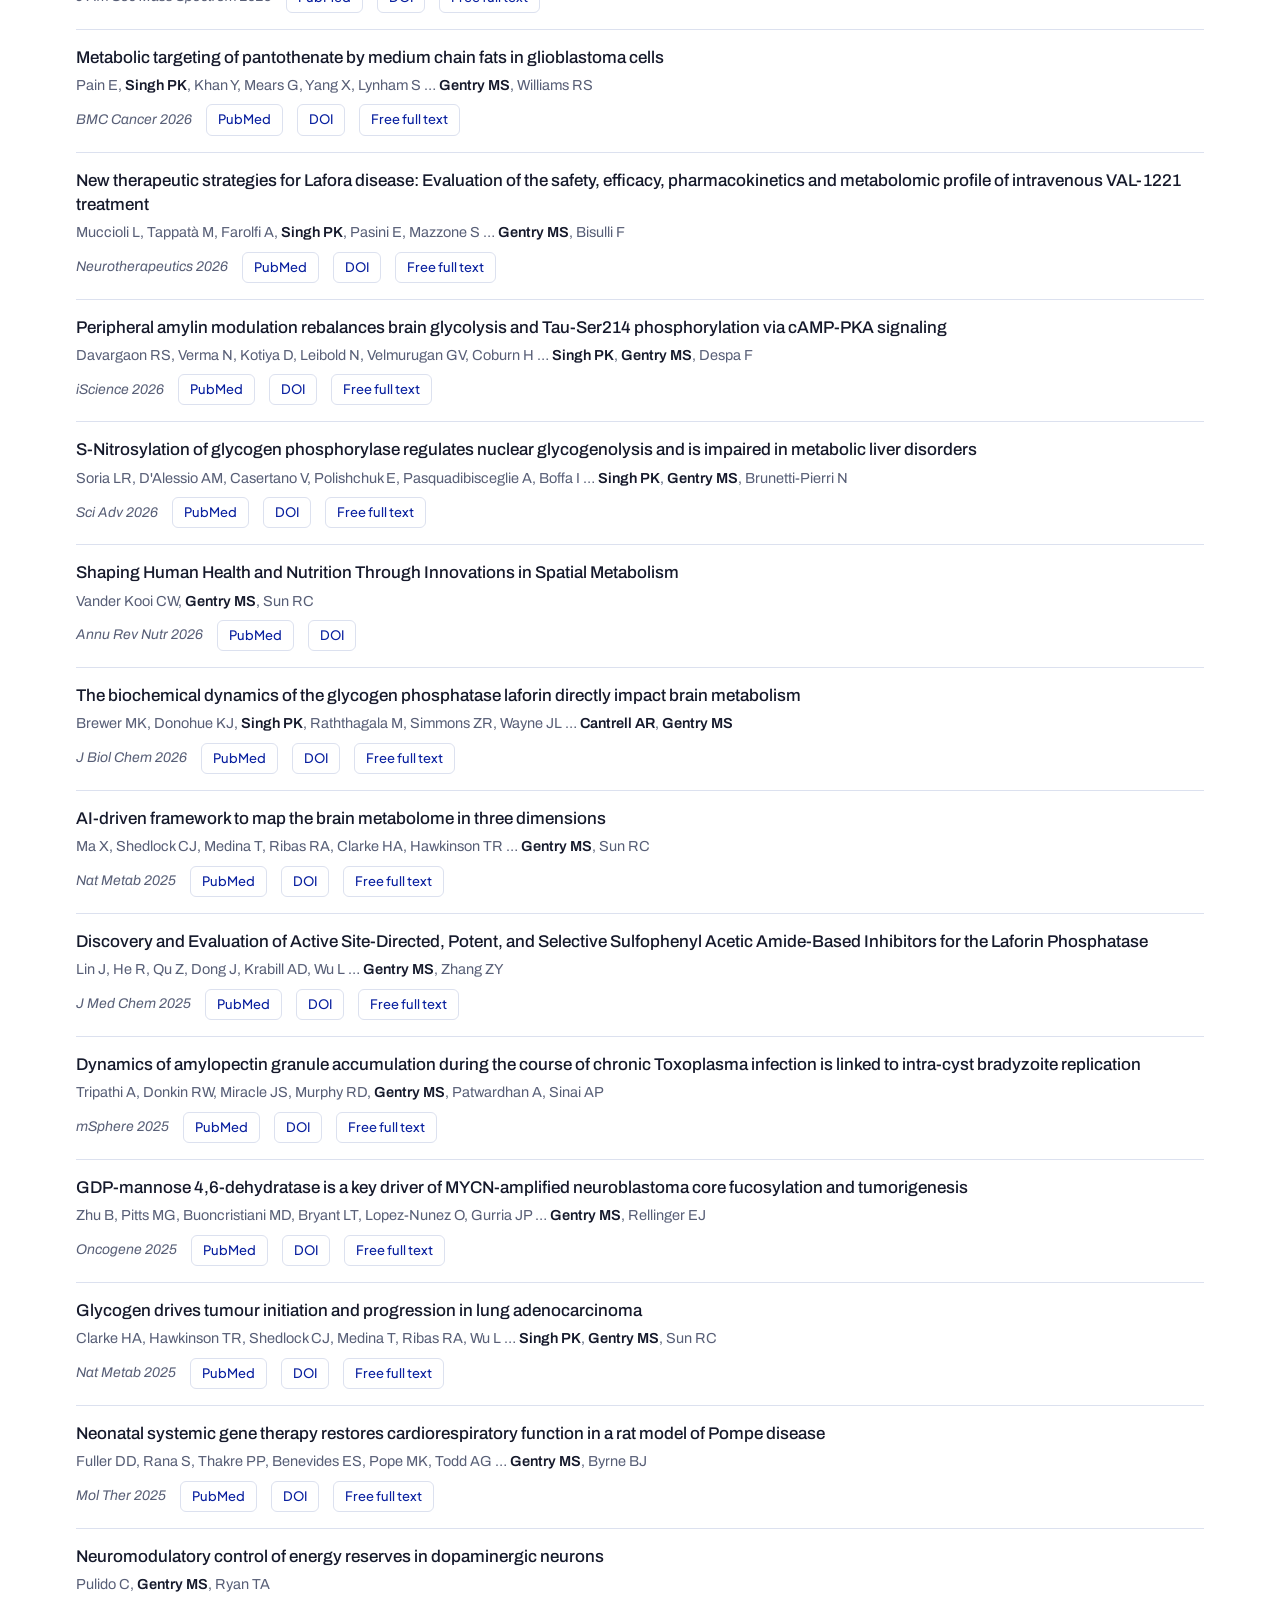
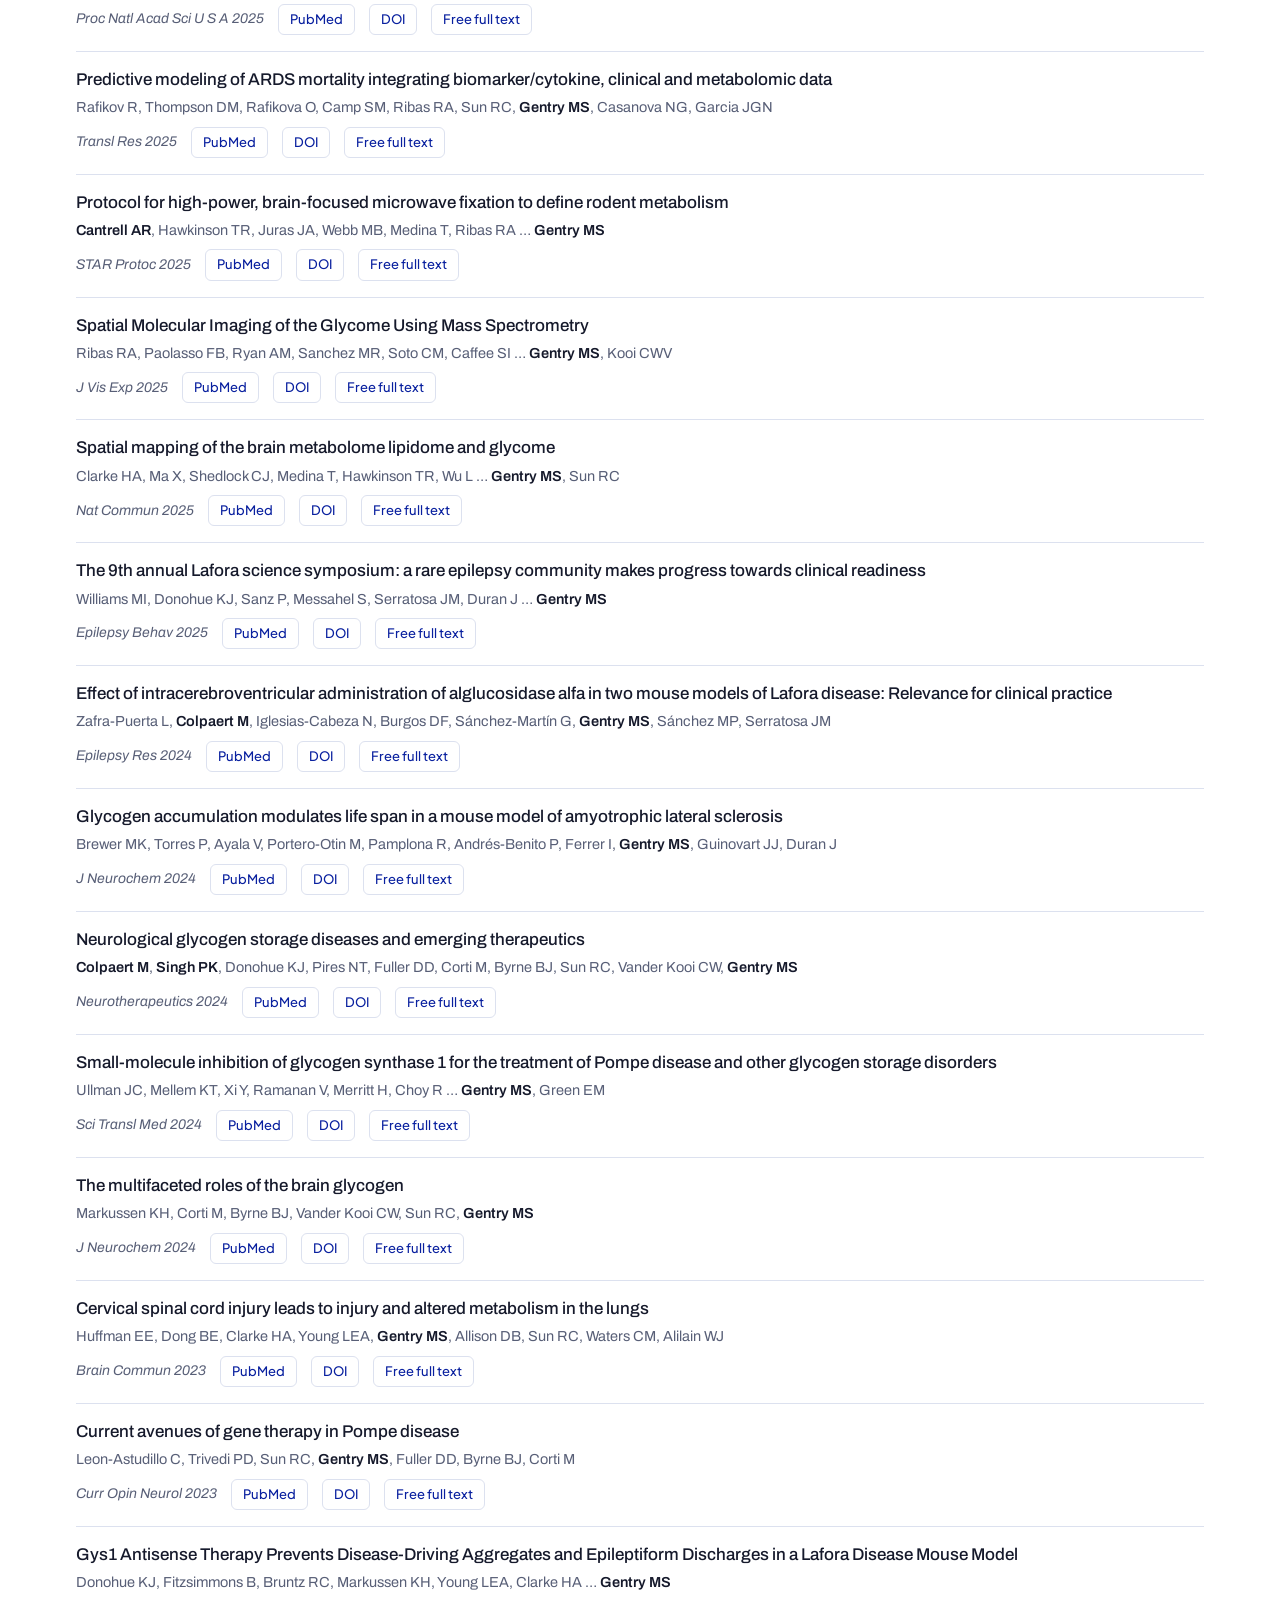
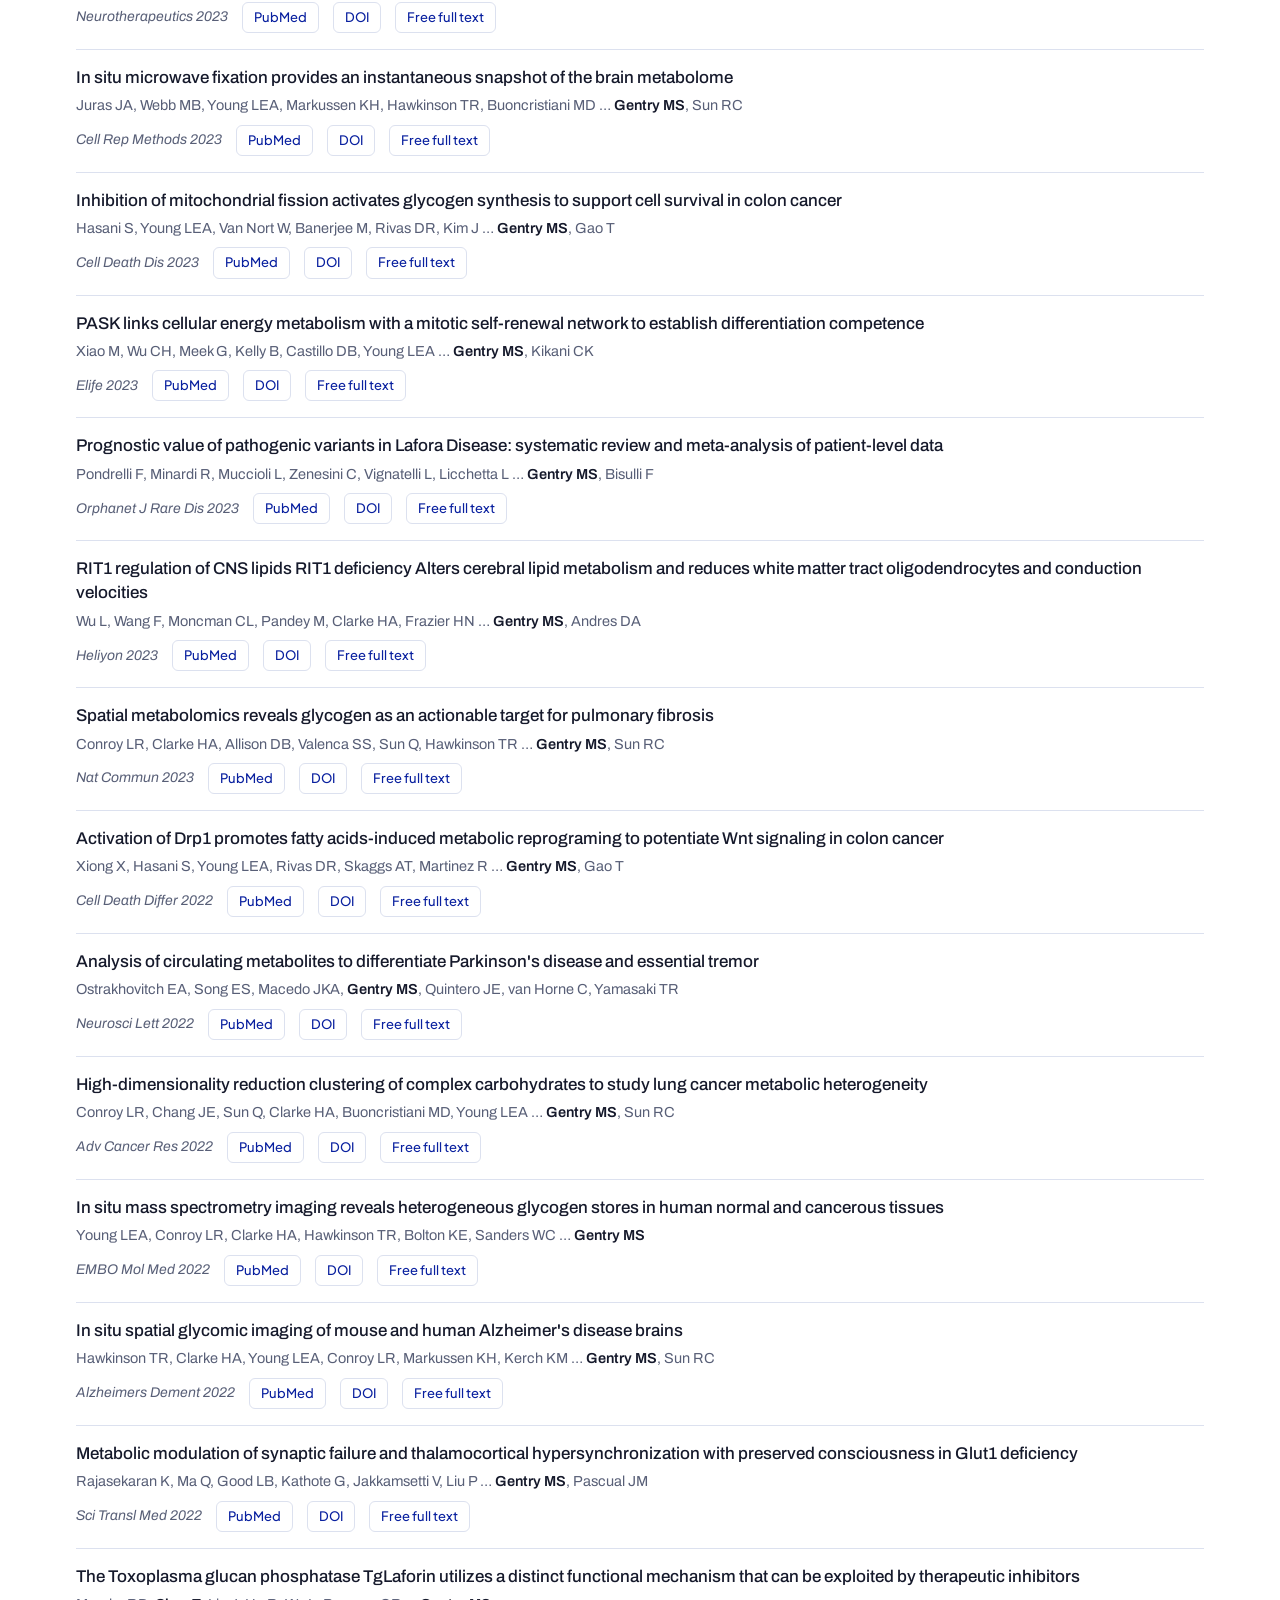
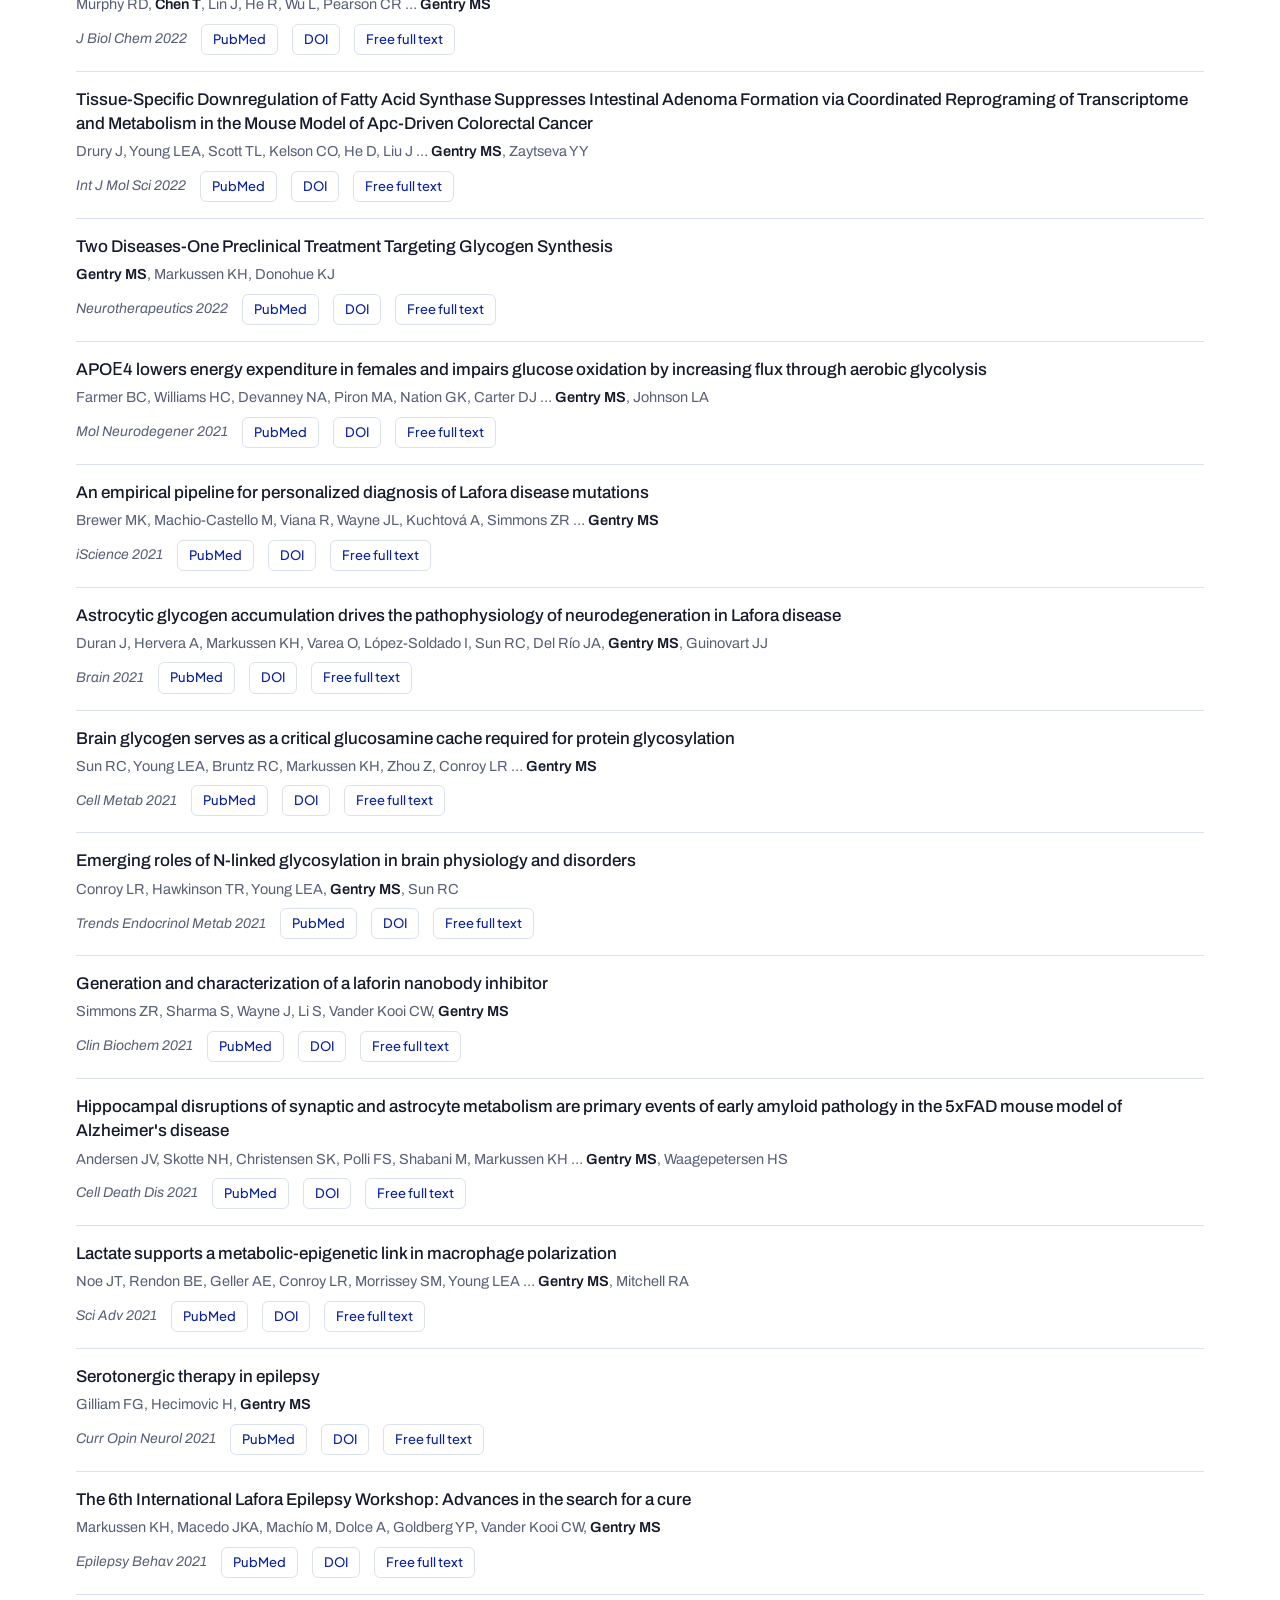
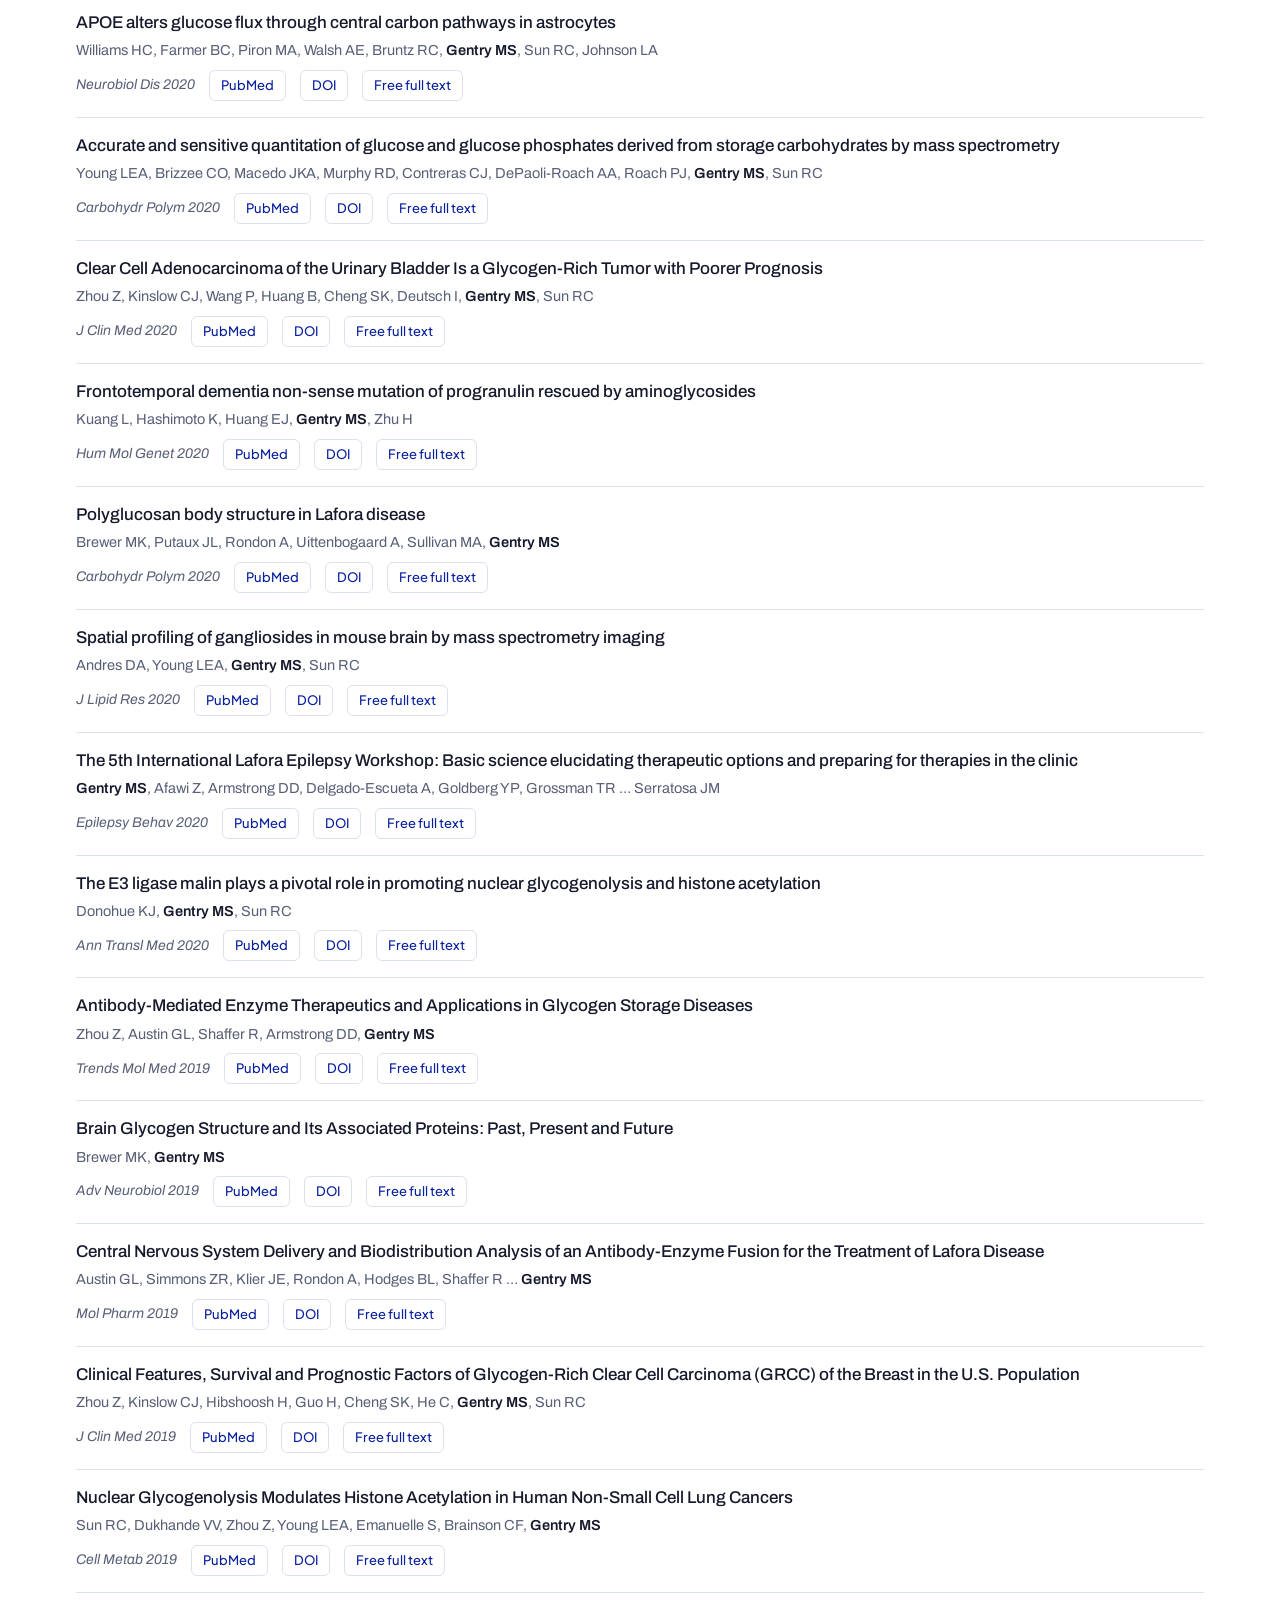
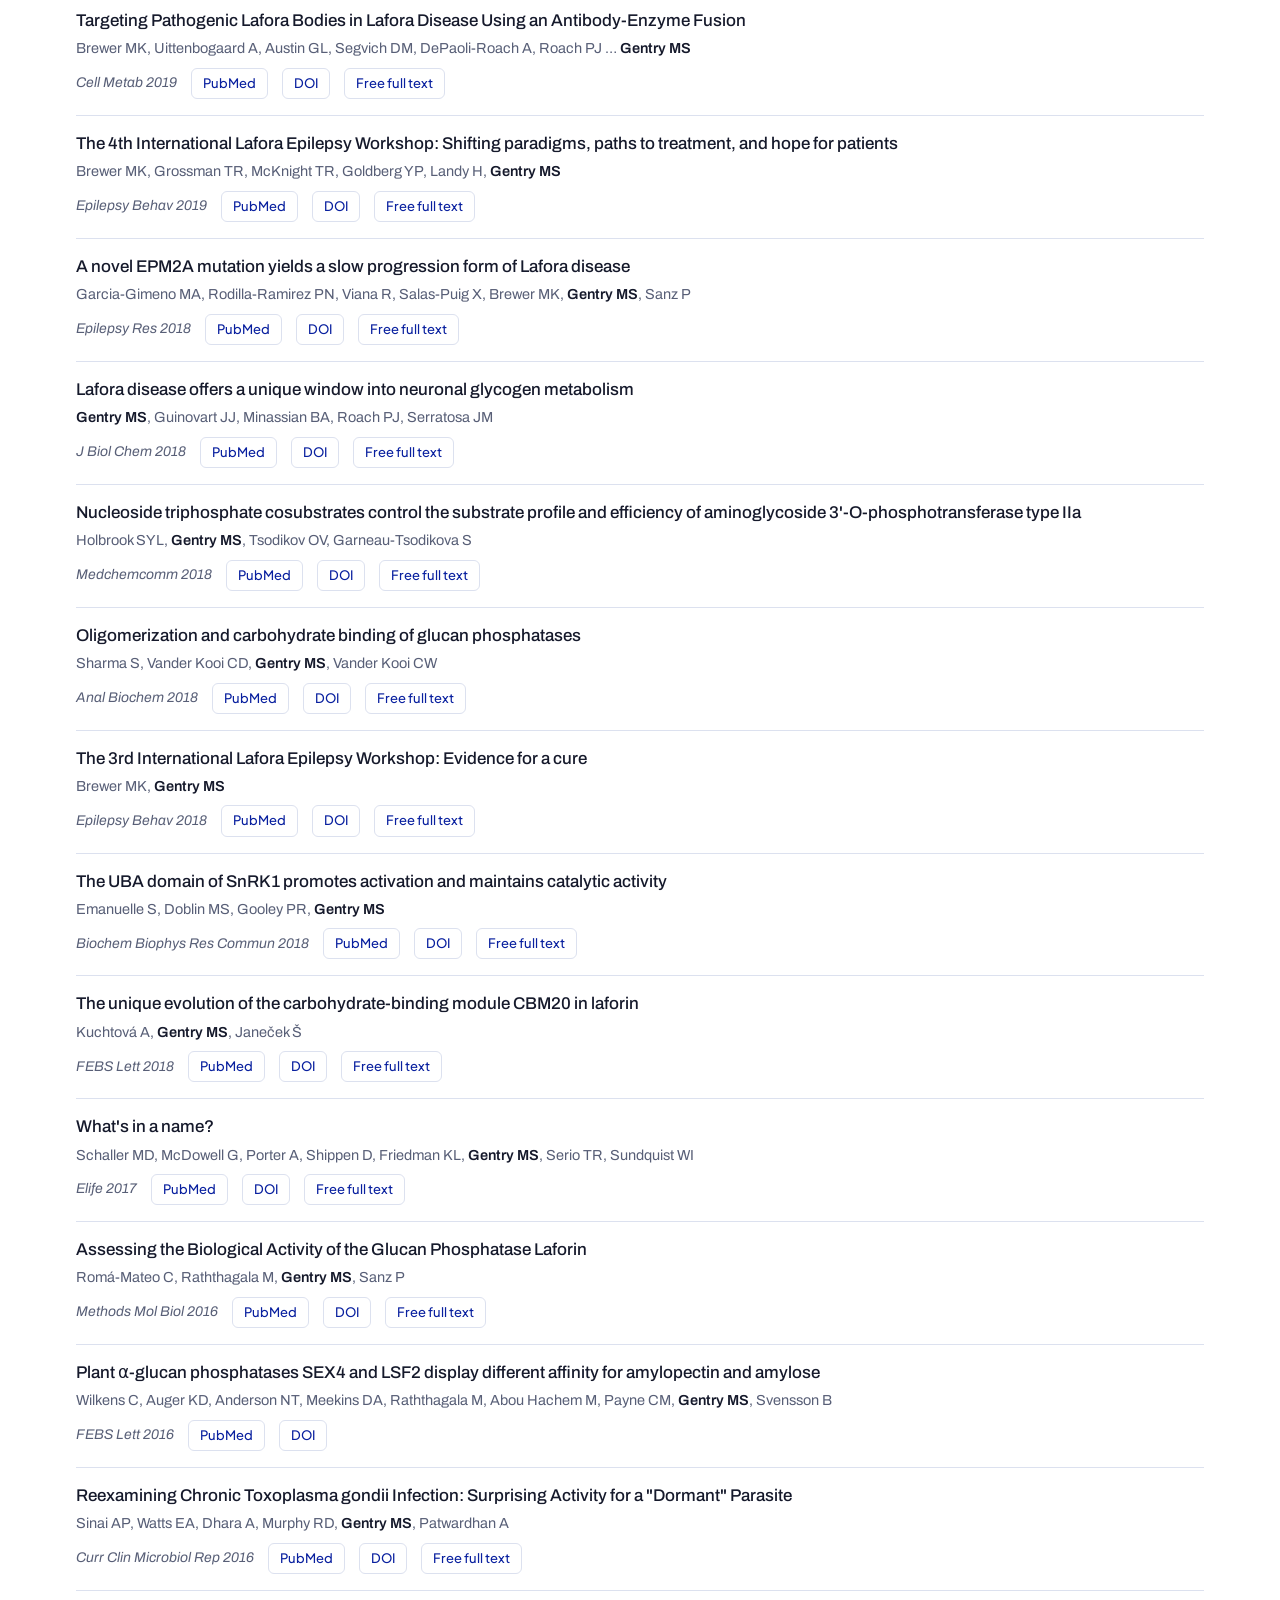
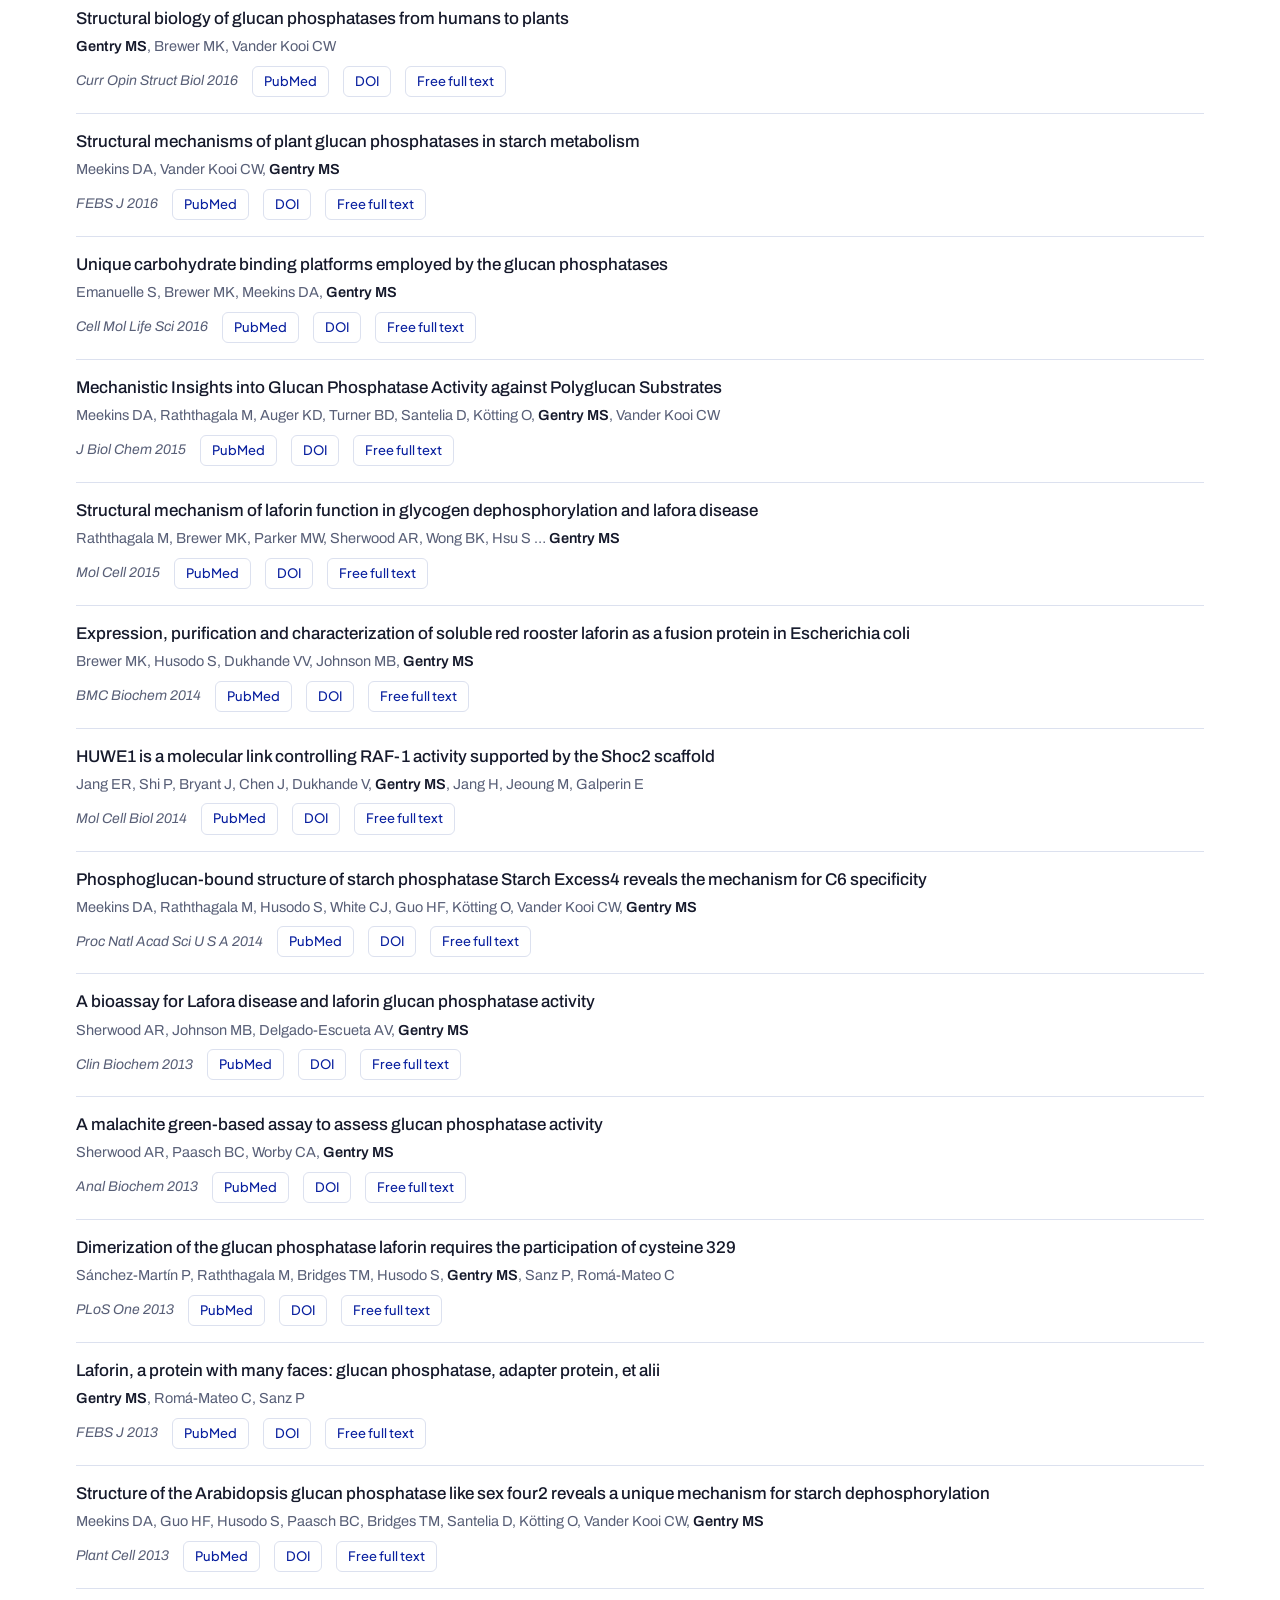
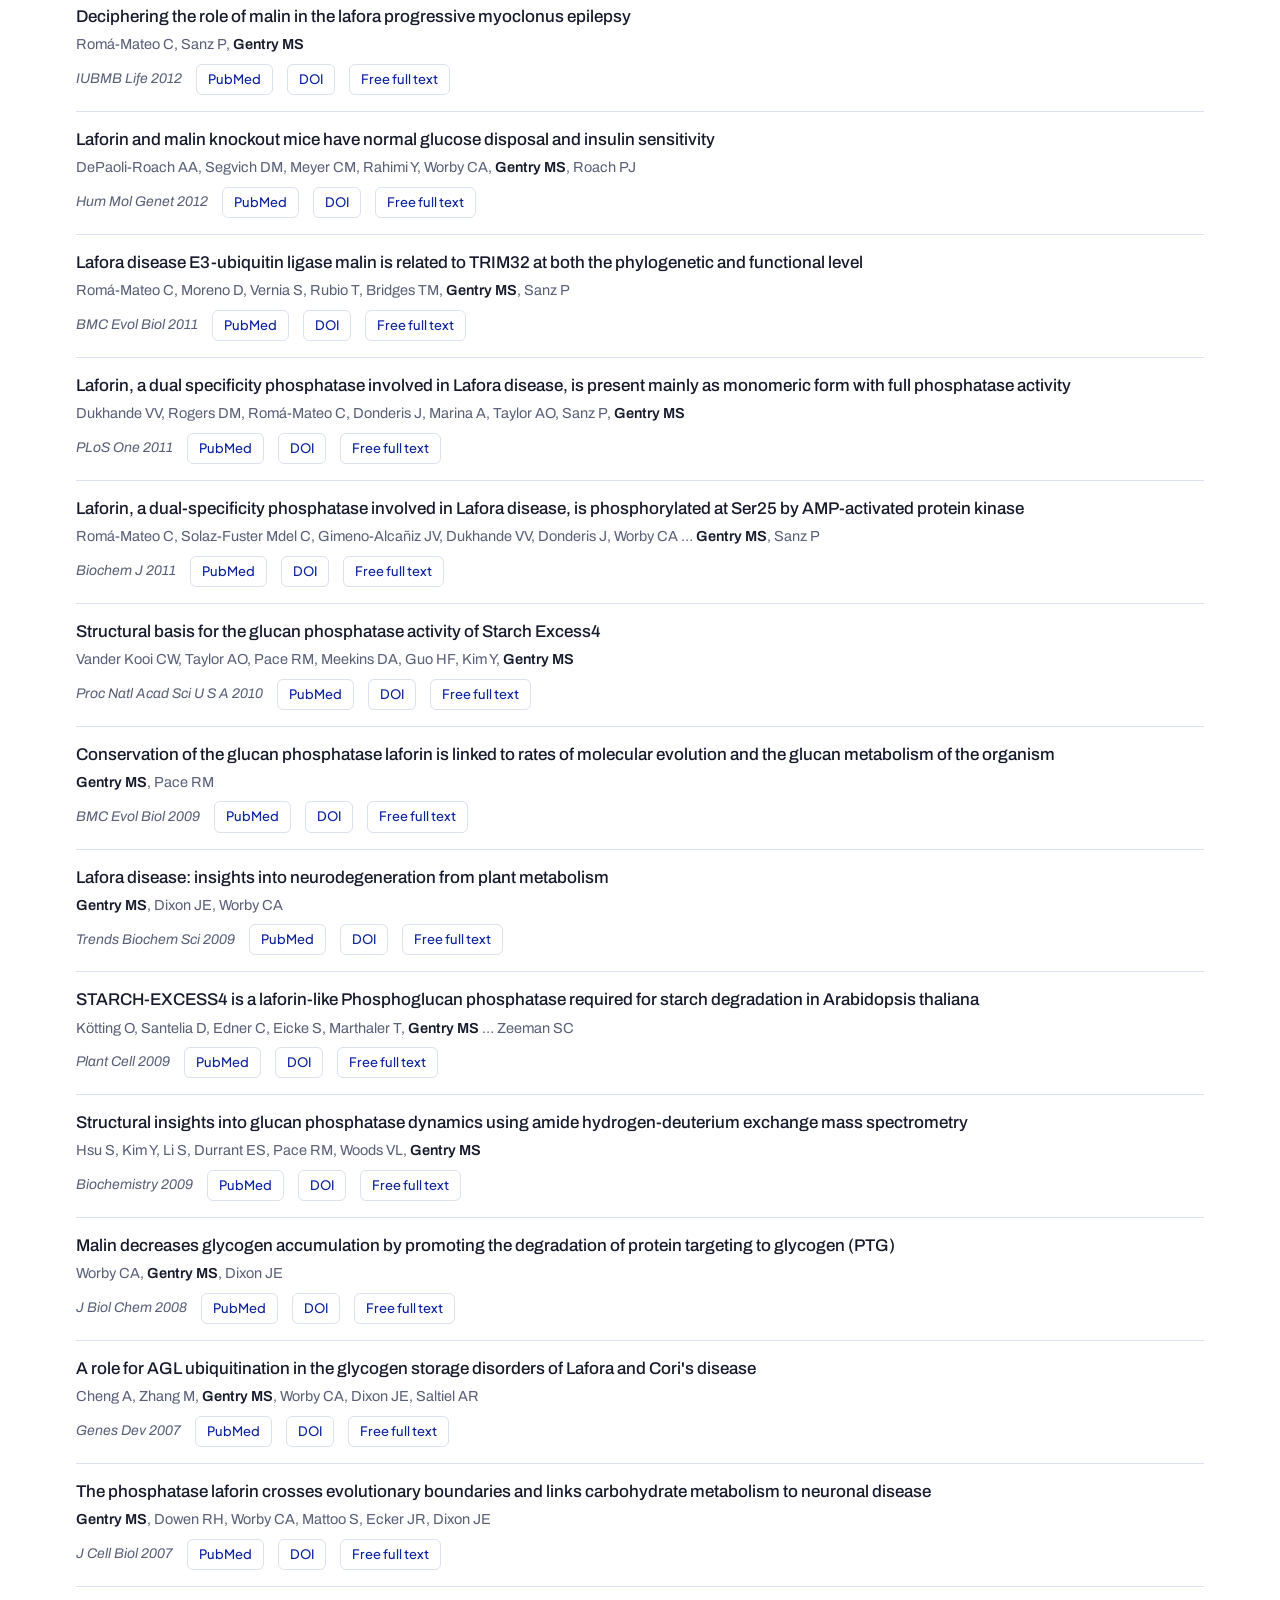
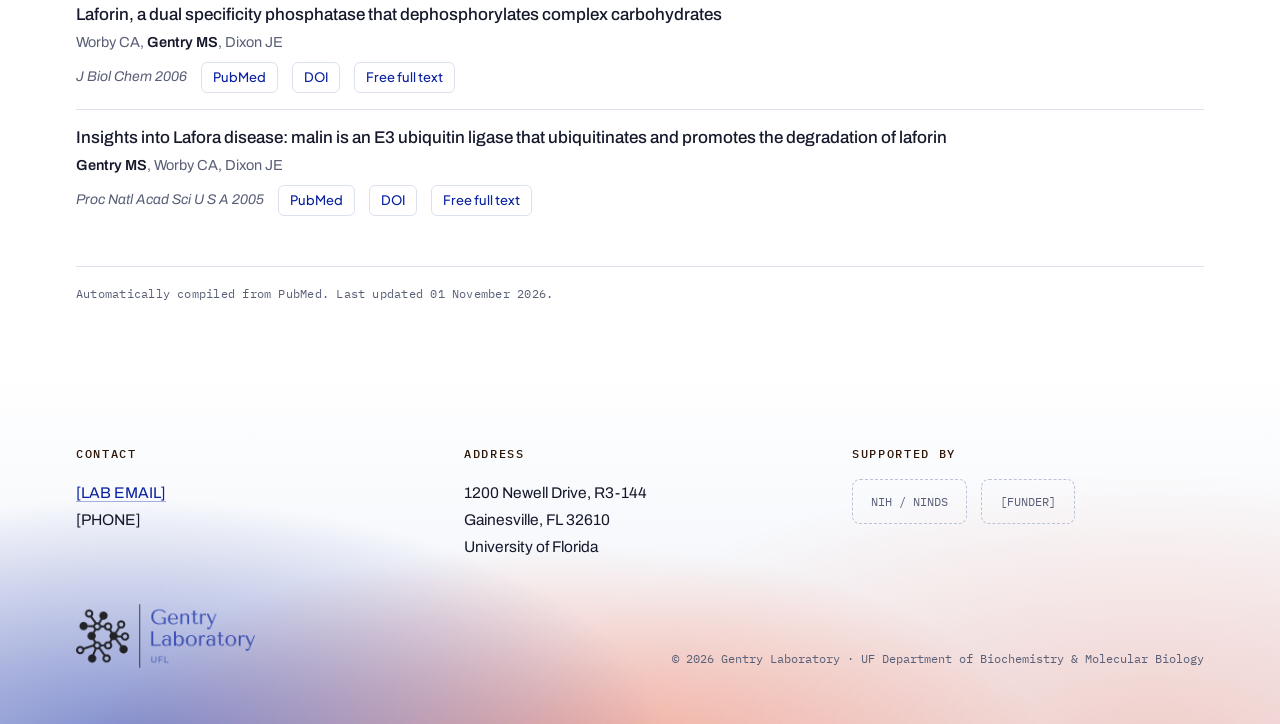
<file: publications.html>
<!doctype html>
<html lang="en">
<head>
<meta charset="utf-8">
<meta name="viewport" content="width=device-width,initial-scale=1">
<title>Publications | Gentry Laboratory</title>
<meta name="description" content="Publications from the Gentry Laboratory, University of Florida.">
<link rel="icon" href="assets/favicon-simple-512.png" type="image/png" sizes="512x512">
<link rel="icon" href="assets/favicon-simple-32.png" type="image/png" sizes="32x32">
<link rel="apple-touch-icon" href="assets/apple-touch-icon.png">
<meta name="robots" content="noindex">
<script>(function(){try{var r=document.documentElement,q=matchMedia("(prefers-color-scheme: dark)");function set(d){r.classList.toggle("dark",d);}var t=localStorage.getItem("gl-theme");set(t?t==="dark":q.matches);if(!t)q.addEventListener("change",function(e){if(!localStorage.getItem("gl-theme"))set(e.matches);});}catch(e){}})();</script>
<link rel="preconnect" href="https://fonts.googleapis.com">
<link rel="preconnect" href="https://fonts.gstatic.com" crossorigin>
<link rel="stylesheet" href="https://fonts.googleapis.com/css2?family=Archivo:wght@400;500;600;700&family=Plus+Jakarta+Sans:wght@400;500;700&family=IBM+Plex+Mono:wght@400;500&display=swap">
<link rel="stylesheet" href="assets/site.css?v=2a175219">
</head>
<body>
<div class="headwrap">
  <header class="head">
    <a href="/" aria-label="Gentry Laboratory, home"><img src="assets/logo-lockup.png" alt="Gentry Laboratory, University of Florida"></a>
    <nav class="nav">
      <a href="/">Home</a>
      <span class="navitem"><a href="/research">Research</a><span class="dropwrap"><span class="drop"><a href="/research#r1">Glycogen and its multifaceted roles</a><a href="/research#r2">Glycogen in GSDs and neurodegeneration</a><a href="/research#r3">Glycogen in cancer metabolism</a><a href="/research#r4">Cutting-edge tools</a></span></span></span>
      <span class="navitem"><a href="/people">People</a><span class="dropwrap"><span class="drop"><a href="/people#pi">Principal Investigator</a><a href="/people#postdocs">Postdoctoral Researchers</a><a href="/people#phd-students">PhD Students</a><a href="/people#masters-students">Master's Students</a><a href="/people#staff">Staff</a><a href="/people#undergraduates">Undergraduate Researchers</a><a href="/people#alumni">Alumni</a></span></span></span>
      <a href="/publications" class="on">Publications</a>
      <a href="/news">News</a>
    </nav>
    <button class="themebtn" type="button" id="themebtn" aria-label="Switch colour theme"><svg class="sun" viewBox="0 0 24 24" fill="none" stroke="currentColor" stroke-width="1.9" stroke-linecap="round" aria-hidden="true"><circle cx="12" cy="12" r="4.2"/><path d="M12 2.5v2.2M12 19.3v2.2M4.2 4.2l1.6 1.6M18.2 18.2l1.6 1.6M2.5 12h2.2M19.3 12h2.2M4.2 19.8l1.6-1.6M18.2 5.8l1.6-1.6"/></svg><svg class="moon" viewBox="0 0 24 24" fill="none" stroke="currentColor" stroke-width="1.9" stroke-linecap="round" stroke-linejoin="round" aria-hidden="true"><path d="M20.5 14.6A8.6 8.6 0 0 1 9.4 3.5a8.6 8.6 0 1 0 11.1 11.1Z"/></svg></button>
    <a class="btn" href="/contact">Contact</a>
  </header>
</div>
<div class="topveil"></div>
<section class="masthead photo mh-pubs">
  <div class="shell">
    <h1>Publications</h1>
  </div>
</section>

<div class="shell">
  <div class="filterbar">
    <div class="filterrow">
      <span class="filterlabel">Topic</span>
      <button class="chip" data-topic="all" aria-pressed="true">All</button><button class="chip" data-topic="gsd" aria-pressed="false">Storage disease</button><button class="chip" data-topic="neuro" aria-pressed="false">Neurodegeneration</button><button class="chip" data-topic="cancer" aria-pressed="false">Cancer</button><button class="chip" data-topic="enzyme" aria-pressed="false">Enzymology</button><button class="chip" data-topic="therapy" aria-pressed="false">Therapeutics</button><button class="chip" data-topic="methods" aria-pressed="false">Methods &amp; imaging</button>
    </div>
    <div class="filterrow">
      <span class="filterlabel">Type</span>
      <button class="chip" data-kind="all" aria-pressed="true">All</button><button class="chip" data-kind="research" aria-pressed="false">Research</button><button class="chip" data-kind="review" aria-pressed="false">Review</button>
      <select id="yearsel" aria-label="Filter by year"><!-- YEARS:START --><option value="all">All years</option><option value="2026">2026</option><option value="2025">2025</option><option value="2024">2024</option><option value="2023">2023</option><option value="2022">2022</option><option value="2021">2021</option><option value="2020">2020</option><option value="2019">2019</option><option value="2018">2018</option><option value="2017">2017</option><option value="2016">2016</option><option value="2015">2015</option><option value="2014">2014</option><option value="2013">2013</option><option value="2012">2012</option><option value="2011">2011</option><option value="2010">2010</option><option value="2009">2009</option><option value="2008">2008</option><option value="2007">2007</option><option value="2006">2006</option><option value="2005">2005</option><!-- YEARS:END --></select>
      <input id="pubsearch" type="search" placeholder="Search title, author, journal" aria-label="Search publications">
      <span class="pubcount" id="pubcount"></span>
    </div>
  </div>

  <section class="pubsec">
    <div id="publist">
      <!-- PUBS:START -->
      <div class="pubitem" data-tags="gsd neuro" data-kind="research" data-year="2026" data-search="an astrocytic cellular model of lafora disease to study polyglucosan accumulation and inflammation moreno-estellés m campos-rodríguez a viana r baños-carrión l albuixech m garcía-gimeno ma gentry ms sanz p dis model mech">
        <div class="pubtitle">An astrocytic cellular model of Lafora disease to study polyglucosan accumulation and inflammation</div>
        <div class="pubauthors">Moreno-Estellés M, Campos-Rodríguez A, Viana R, Baños-Carrión L, Albuixech M, García-Gimeno MA, <b>Gentry MS</b>, Sanz P</div>
        <div class="pubmeta"><span class="pubjournal">Dis Model Mech 2026</span><a class="publink" target="_blank" rel="noopener" href="https://pubmed.ncbi.nlm.nih.gov/41384450/">PubMed</a><a class="publink" target="_blank" rel="noopener" href="https://doi.org/10.1242/dmm.052672">DOI</a><a class="publink" target="_blank" rel="noopener" href="https://pmc.ncbi.nlm.nih.gov/articles/PMC12919960/">Free full text</a></div>
      </div>
      <div class="pubitem" data-tags="neuro" data-kind="research" data-year="2026" data-search="autolysosomal enhancer ghf201 attenuates pathophysiology in a mucopolysaccharidosis type i mouse model kumar p merquiol e avraham t sinai-turyanski r singh pk ribas ra sweetat s sprecher u muchtar n gupta m mishra k ojha sk yekhtin z glickstein h shalev o eliassaf a morshina a segev-yekutiel h garti s garti n rosenmann h weil m gentry ms blum g kakhlon o life sci alliance">
        <div class="pubtitle">Autolysosomal enhancer GHF201 attenuates pathophysiology in a mucopolysaccharidosis type I mouse model</div>
        <div class="pubauthors">Kumar P, Merquiol E, Avraham T, Sinai-Turyanski R, <b>Singh PK</b>, Ribas RA &hellip; <b>Gentry MS</b>, Kakhlon O</div>
        <div class="pubmeta"><span class="pubjournal">Life Sci Alliance 2026</span><a class="publink" target="_blank" rel="noopener" href="https://pubmed.ncbi.nlm.nih.gov/42843973/">PubMed</a><a class="publink" target="_blank" rel="noopener" href="https://doi.org/10.26508/lsa.202603750">DOI</a><a class="publink" target="_blank" rel="noopener" href="https://pmc.ncbi.nlm.nih.gov/articles/PMC13646730/">Free full text</a></div>
      </div>
      <div class="pubitem" data-tags="gsd neuro" data-kind="research" data-year="2026" data-search="corpora amylacea profiling reveals disease stage and brain region-specific alterations in glycogen metabolism in alzheimer's disease patient brains villareal jab bathe t rosa a sharma rv hernández gómez eo ryan am hawkinson tr tuzzolo am medina-parrilla e phillips jl tsering w iturbe aa giasson bi sun rc gentry ms prokop s cell rep med">
        <div class="pubtitle">Corpora amylacea profiling reveals disease stage and brain region-specific alterations in glycogen metabolism in Alzheimer's disease patient brains</div>
        <div class="pubauthors">Villareal JAB, Bathe T, Rosa A, Sharma RV, Hernández Gómez EO, Ryan AM &hellip; <b>Gentry MS</b>, Prokop S</div>
        <div class="pubmeta"><span class="pubjournal">Cell Rep Med 2026</span><a class="publink" target="_blank" rel="noopener" href="https://pubmed.ncbi.nlm.nih.gov/42556344/">PubMed</a><a class="publink" target="_blank" rel="noopener" href="https://doi.org/10.1016/j.xcrm.2026.102968">DOI</a><a class="publink" target="_blank" rel="noopener" href="https://pmc.ncbi.nlm.nih.gov/articles/PMC13522764/">Free full text</a></div>
      </div>
      <div class="pubitem" data-tags="gsd neuro enzyme" data-kind="research" data-year="2026" data-search="epm2bp71a and epm2bd148n knock-in mouse models of lafora disease exhibit distinct and pronounced neurological alterations iglesias-cabeza n zafra-puerta l worby ca fernández-burgos d sciaccaluga m imperatore v fermont l sánchez-martín g mitra s gentry ms costa c serratosa jm sánchez mp prog neurobiol">
        <div class="pubtitle">Epm2b<sup>P71A</sup> and Epm2b<sup>D148N</sup> knock-in mouse models of Lafora disease exhibit distinct and pronounced neurological alterations</div>
        <div class="pubauthors">Iglesias-Cabeza N, Zafra-Puerta L, Worby CA, Fernández-Burgos D, Sciaccaluga M, Imperatore V &hellip; <b>Fermont L</b>, <b>Gentry MS</b>, Sánchez MP</div>
        <div class="pubmeta"><span class="pubjournal">Prog Neurobiol 2026</span><a class="publink" target="_blank" rel="noopener" href="https://pubmed.ncbi.nlm.nih.gov/41936809/">PubMed</a><a class="publink" target="_blank" rel="noopener" href="https://doi.org/10.1016/j.pneurobio.2026.102912">DOI</a></div>
      </div>
      <div class="pubitem" data-tags="gsd therapy" data-kind="research" data-year="2026" data-search="fucose supplementation as a novel treatment approach for glut1 deficiency syndrome moomann j fobker m gardemann c schulze westhoff p freeze hh ng bg schwartz o debus o singh pk colpaert mg valdivia gg d'agati o gentry ms park j marquardt t j neurol">
        <div class="pubtitle">Fucose supplementation as a novel treatment approach for GLUT1 deficiency syndrome</div>
        <div class="pubauthors">Moomann J, Fobker M, Gardemann C, Schulze Westhoff P, Freeze HH, Ng BG &hellip; <b>Singh PK</b>, <b>Gentry MS</b>, Marquardt T</div>
        <div class="pubmeta"><span class="pubjournal">J Neurol 2026</span><a class="publink" target="_blank" rel="noopener" href="https://pubmed.ncbi.nlm.nih.gov/42878880/">PubMed</a><a class="publink" target="_blank" rel="noopener" href="https://doi.org/10.1007/s00415-026-14211-3">DOI</a><a class="publink" target="_blank" rel="noopener" href="https://pmc.ncbi.nlm.nih.gov/articles/PMC13672255/">Free full text</a></div>
      </div>
      <div class="pubitem" data-tags="neuro" data-kind="research" data-year="2026" data-search="glycogen drives the sensory activation of pomc neurons gómez-valadés ag meseguer d varela l lienhard g fernández u vidal-itriago a toledo m eyre e laudo b díaz-castro f pozo m boutagouga boudjadja m fos-domènech j garcía-ramón p ferreira m altirriba j beiroa d chen b rodríguez-díaz a milà-guasch m chivite i obri a ramírez s haddad-tóvolli r tahiri i gentry ms d'agostino g nogueiras r renier n horvath tl guinovart jj duran j schneeberger m claret m nat metab">
        <div class="pubtitle">Glycogen drives the sensory activation of POMC neurons</div>
        <div class="pubauthors">Gómez-Valadés AG, Meseguer D, Varela L, Lienhard G, Fernández U, Vidal-Itriago A &hellip; <b>Gentry MS</b>, Claret M</div>
        <div class="pubmeta"><span class="pubjournal">Nat Metab 2026</span><a class="publink" target="_blank" rel="noopener" href="https://pubmed.ncbi.nlm.nih.gov/42204369/">PubMed</a><a class="publink" target="_blank" rel="noopener" href="https://doi.org/10.1038/s42255-026-01535-7">DOI</a></div>
      </div>
      <div class="pubitem" data-tags="neuro methods" data-kind="research" data-year="2026" data-search="hyperglycosylation is a metabolic driver of alzheimer's disease hawkinson tr liu z ribas ra medina t nielsen rs clarke ha ma x mueller ac plasencia af sheer al simpson st soto cm sudderth j cai f cantrell ar colpaert mg shedlock cj wu l young lea kooser dd chen l ryan am quinones s son j azadi p deberardinis rj prokop s allison d yang s chen h huang y he x alonge km guo j guo y bian j vander kooi cw gentry ms sun rc nat metab">
        <div class="pubtitle">Hyperglycosylation is a metabolic driver of Alzheimer's disease</div>
        <div class="pubauthors">Hawkinson TR, Liu Z, Ribas RA, Medina T, Nielsen RS, Clarke HA &hellip; <b>Cantrell AR</b>, <b>Gentry MS</b>, Sun RC</div>
        <div class="pubmeta"><span class="pubjournal">Nat Metab 2026</span><a class="publink" target="_blank" rel="noopener" href="https://pubmed.ncbi.nlm.nih.gov/42265388/">PubMed</a><a class="publink" target="_blank" rel="noopener" href="https://doi.org/10.1038/s42255-026-01538-4">DOI</a><a class="publink" target="_blank" rel="noopener" href="https://pmc.ncbi.nlm.nih.gov/articles/PMC13303091/">Free full text</a></div>
      </div>
      <div class="pubitem" data-tags="cancer methods" data-kind="research" data-year="2026" data-search="machine-learning-based prediction of clinical outcomes in gliomas using glycomic features ma x allison d macedo jka bolton ke clarke h young lea bian j neltner jh kooi cv sun rc gentry ms chen l comput struct biotechnol j">
        <div class="pubtitle">Machine-Learning-Based Prediction of Clinical Outcomes in Gliomas Using Glycomic Features</div>
        <div class="pubauthors">Ma X, Allison D, Macedo JKA, Bolton KE, Clarke H, Young LEA &hellip; <b>Gentry MS</b>, Chen L</div>
        <div class="pubmeta"><span class="pubjournal">Comput Struct Biotechnol J 2026</span><a class="publink" target="_blank" rel="noopener" href="https://pubmed.ncbi.nlm.nih.gov/42428521/">PubMed</a><a class="publink" target="_blank" rel="noopener" href="https://doi.org/10.34133/csbj.0153">DOI</a><a class="publink" target="_blank" rel="noopener" href="https://pmc.ncbi.nlm.nih.gov/articles/PMC13346664/">Free full text</a></div>
      </div>
      <div class="pubitem" data-tags="gsd therapy methods" data-kind="research" data-year="2026" data-search="mapping glycogen accumulation and treatment effect in pompe disease with saturation transfer mri zeng q li y timm d johnson t mehta n martin l fox b van zijl pcm walter ga rosenberg jt kooi cwv corti m gentry ms sun rc byrne bj yadav nn transl res">
        <div class="pubtitle">Mapping glycogen accumulation and treatment effect in Pompe disease with saturation transfer MRI</div>
        <div class="pubauthors">Zeng Q, Li Y, Timm D, Johnson T, Mehta N, Martin L &hellip; <b>Gentry MS</b>, Yadav NN</div>
        <div class="pubmeta"><span class="pubjournal">Transl Res 2026</span><a class="publink" target="_blank" rel="noopener" href="https://pubmed.ncbi.nlm.nih.gov/41720458/">PubMed</a><a class="publink" target="_blank" rel="noopener" href="https://doi.org/10.1016/j.trsl.2026.02.008">DOI</a><a class="publink" target="_blank" rel="noopener" href="https://pmc.ncbi.nlm.nih.gov/articles/PMC13001076/">Free full text</a></div>
      </div>
      <div class="pubitem" data-tags="methods" data-kind="research" data-year="2026" data-search="mass spectrometry-based spatial imaging of the cochlea ribas ra tang q caffee si shedlock cj hawkinson tr dragich ak ziani bec bucco paolasso f black ap ma x kota hc chen l frolenkov gi allison db gentry ms sun rc vander kooi cw j am soc mass spectrom">
        <div class="pubtitle">Mass Spectrometry-Based Spatial Imaging of the Cochlea</div>
        <div class="pubauthors">Ribas RA, Tang Q, Caffee SI, Shedlock CJ, Hawkinson TR, Dragich AK &hellip; <b>Gentry MS</b>, Vander Kooi CW</div>
        <div class="pubmeta"><span class="pubjournal">J Am Soc Mass Spectrom 2026</span><a class="publink" target="_blank" rel="noopener" href="https://pubmed.ncbi.nlm.nih.gov/41931105/">PubMed</a><a class="publink" target="_blank" rel="noopener" href="https://doi.org/10.1021/jasms.5c00436">DOI</a><a class="publink" target="_blank" rel="noopener" href="https://pmc.ncbi.nlm.nih.gov/articles/PMC13154198/">Free full text</a></div>
      </div>
      <div class="pubitem" data-tags="cancer" data-kind="research" data-year="2026" data-search="metabolic targeting of pantothenate by medium chain fats in glioblastoma cells pain e singh pk khan y mears g yang x lynham s devlin pf rutherford t jones kl walker mc beesley p gentry ms williams rs bmc cancer">
        <div class="pubtitle">Metabolic targeting of pantothenate by medium chain fats in glioblastoma cells</div>
        <div class="pubauthors">Pain E, <b>Singh PK</b>, Khan Y, Mears G, Yang X, Lynham S &hellip; <b>Gentry MS</b>, Williams RS</div>
        <div class="pubmeta"><span class="pubjournal">BMC Cancer 2026</span><a class="publink" target="_blank" rel="noopener" href="https://pubmed.ncbi.nlm.nih.gov/41942899/">PubMed</a><a class="publink" target="_blank" rel="noopener" href="https://doi.org/10.1186/s12885-026-15909-3">DOI</a><a class="publink" target="_blank" rel="noopener" href="https://pmc.ncbi.nlm.nih.gov/articles/PMC13181877/">Free full text</a></div>
      </div>
      <div class="pubitem" data-tags="gsd therapy methods" data-kind="research" data-year="2026" data-search="new therapeutic strategies for lafora disease: evaluation of the safety, efficacy, pharmacokinetics and metabolomic profile of intravenous val-1221 treatment muccioli l tappatà m farolfi a singh pk pasini e mazzone s esposito e motta l d'agati om angeloni s caravelli a cancellerini c minardi r pizzi e carelli v tonon c fiori j gentry ms vignatelli l michelucci r bisulli f neurotherapeutics">
        <div class="pubtitle">New therapeutic strategies for Lafora disease: Evaluation of the safety, efficacy, pharmacokinetics and metabolomic profile of intravenous VAL-1221 treatment</div>
        <div class="pubauthors">Muccioli L, Tappatà M, Farolfi A, <b>Singh PK</b>, Pasini E, Mazzone S &hellip; <b>Gentry MS</b>, Bisulli F</div>
        <div class="pubmeta"><span class="pubjournal">Neurotherapeutics 2026</span><a class="publink" target="_blank" rel="noopener" href="https://pubmed.ncbi.nlm.nih.gov/41326286/">PubMed</a><a class="publink" target="_blank" rel="noopener" href="https://doi.org/10.1016/j.neurot.2025.e00808">DOI</a><a class="publink" target="_blank" rel="noopener" href="https://pmc.ncbi.nlm.nih.gov/articles/PMC12976475/">Free full text</a></div>
      </div>
      <div class="pubitem" data-tags="neuro" data-kind="research" data-year="2026" data-search="peripheral amylin modulation rebalances brain glycolysis and tau-ser214 phosphorylation via camp-pka signaling davargaon rs verma n kotiya d leibold n velmurugan gv coburn h chen kc ruiz d corces v liu h kachroo p singh pk gentry ms despa s despa f iscience">
        <div class="pubtitle">Peripheral amylin modulation rebalances brain glycolysis and Tau-Ser214 phosphorylation via cAMP-PKA signaling</div>
        <div class="pubauthors">Davargaon RS, Verma N, Kotiya D, Leibold N, Velmurugan GV, Coburn H &hellip; <b>Singh PK</b>, <b>Gentry MS</b>, Despa F</div>
        <div class="pubmeta"><span class="pubjournal">iScience 2026</span><a class="publink" target="_blank" rel="noopener" href="https://pubmed.ncbi.nlm.nih.gov/41858884/">PubMed</a><a class="publink" target="_blank" rel="noopener" href="https://doi.org/10.1016/j.isci.2026.115157">DOI</a><a class="publink" target="_blank" rel="noopener" href="https://pmc.ncbi.nlm.nih.gov/articles/PMC12997304/">Free full text</a></div>
      </div>
      <div class="pubitem" data-tags="other" data-kind="research" data-year="2026" data-search="s-nitrosylation of glycogen phosphorylase regulates nuclear glycogenolysis and is impaired in metabolic liver disorders soria lr d'alessio am casertano v polishchuk e pasquadibisceglie a boffa i diana a de cegli r de stefano l nusco e arena p audano m mitro n morita t baba o tarallo a parenti g gurung s perocheau dp selvestrel d sorrentino g rajas f ronzitti g muro af erez a thomsen kl singh pk arends cj braghini mr safarikia s schindler jc baruteau j lee ym alisi a spada m dionisi-vici c stamler js gentry ms brunetti-pierri n sci adv">
        <div class="pubtitle">S-Nitrosylation of glycogen phosphorylase regulates nuclear glycogenolysis and is impaired in metabolic liver disorders</div>
        <div class="pubauthors">Soria LR, D'Alessio AM, Casertano V, Polishchuk E, Pasquadibisceglie A, Boffa I &hellip; <b>Singh PK</b>, <b>Gentry MS</b>, Brunetti-Pierri N</div>
        <div class="pubmeta"><span class="pubjournal">Sci Adv 2026</span><a class="publink" target="_blank" rel="noopener" href="https://pubmed.ncbi.nlm.nih.gov/42826186/">PubMed</a><a class="publink" target="_blank" rel="noopener" href="https://doi.org/10.1126/sciadv.aej6157">DOI</a><a class="publink" target="_blank" rel="noopener" href="https://pmc.ncbi.nlm.nih.gov/articles/PMC13632743/">Free full text</a></div>
      </div>
      <div class="pubitem" data-tags="neuro methods" data-kind="review" data-year="2026" data-search="shaping human health and nutrition through innovations in spatial metabolism vander kooi cw gentry ms sun rc annu rev nutr">
        <div class="pubtitle">Shaping Human Health and Nutrition Through Innovations in Spatial Metabolism</div>
        <div class="pubauthors">Vander Kooi CW, <b>Gentry MS</b>, Sun RC</div>
        <div class="pubmeta"><span class="pubjournal">Annu Rev Nutr 2026</span><a class="publink" target="_blank" rel="noopener" href="https://pubmed.ncbi.nlm.nih.gov/42154815/">PubMed</a><a class="publink" target="_blank" rel="noopener" href="https://doi.org/10.1146/annurev-nutr-062024-111053">DOI</a></div>
      </div>
      <div class="pubitem" data-tags="gsd neuro enzyme methods" data-kind="research" data-year="2026" data-search="the biochemical dynamics of the glycogen phosphatase laforin directly impact brain metabolism brewer mk donohue kj singh pk raththagala m simmons zr wayne jl li s viana r segvich dm contreras cj cantrell ar sanz p sun rc vander kooi cw roach pj depaoli-roach a gentry ms j biol chem">
        <div class="pubtitle">The biochemical dynamics of the glycogen phosphatase laforin directly impact brain metabolism</div>
        <div class="pubauthors">Brewer MK, Donohue KJ, <b>Singh PK</b>, Raththagala M, Simmons ZR, Wayne JL &hellip; <b>Cantrell AR</b>, <b>Gentry MS</b></div>
        <div class="pubmeta"><span class="pubjournal">J Biol Chem 2026</span><a class="publink" target="_blank" rel="noopener" href="https://pubmed.ncbi.nlm.nih.gov/41443417/">PubMed</a><a class="publink" target="_blank" rel="noopener" href="https://doi.org/10.1016/j.jbc.2025.111097">DOI</a><a class="publink" target="_blank" rel="noopener" href="https://pmc.ncbi.nlm.nih.gov/articles/PMC12834914/">Free full text</a></div>
      </div>
      <div class="pubitem" data-tags="neuro methods" data-kind="research" data-year="2025" data-search="ai-driven framework to map the brain metabolome in three dimensions ma x shedlock cj medina t ribas ra clarke ha hawkinson tr dande pk golamari hkr wu l ziani be burke sn merritt me vander kooi cw gentry ms yadav nn chen l sun rc nat metab">
        <div class="pubtitle">AI-driven framework to map the brain metabolome in three dimensions</div>
        <div class="pubauthors">Ma X, Shedlock CJ, Medina T, Ribas RA, Clarke HA, Hawkinson TR &hellip; <b>Gentry MS</b>, Sun RC</div>
        <div class="pubmeta"><span class="pubjournal">Nat Metab 2025</span><a class="publink" target="_blank" rel="noopener" href="https://pubmed.ncbi.nlm.nih.gov/40102678/">PubMed</a><a class="publink" target="_blank" rel="noopener" href="https://doi.org/10.1038/s42255-025-01242-9">DOI</a><a class="publink" target="_blank" rel="noopener" href="https://pmc.ncbi.nlm.nih.gov/articles/PMC12065415/">Free full text</a></div>
      </div>
      <div class="pubitem" data-tags="gsd enzyme therapy" data-kind="research" data-year="2025" data-search="discovery and evaluation of active site-directed, potent, and selective sulfophenyl acetic amide-based inhibitors for the laforin phosphatase lin j he r qu z dong j krabill ad wu l bai y conroy lr bruntz rc miao y jassim ba babalola b nguele meke fgb sun r gentry ms zhang zy j med chem">
        <div class="pubtitle">Discovery and Evaluation of Active Site-Directed, Potent, and Selective Sulfophenyl Acetic Amide-Based Inhibitors for the Laforin Phosphatase</div>
        <div class="pubauthors">Lin J, He R, Qu Z, Dong J, Krabill AD, Wu L &hellip; <b>Gentry MS</b>, Zhang ZY</div>
        <div class="pubmeta"><span class="pubjournal">J Med Chem 2025</span><a class="publink" target="_blank" rel="noopener" href="https://pubmed.ncbi.nlm.nih.gov/40238926/">PubMed</a><a class="publink" target="_blank" rel="noopener" href="https://doi.org/10.1021/acs.jmedchem.4c02580">DOI</a><a class="publink" target="_blank" rel="noopener" href="https://pmc.ncbi.nlm.nih.gov/articles/PMC12831972/">Free full text</a></div>
      </div>
      <div class="pubitem" data-tags="other" data-kind="research" data-year="2025" data-search="dynamics of amylopectin granule accumulation during the course of chronic toxoplasma infection is linked to intra-cyst bradyzoite replication tripathi a donkin rw miracle js murphy rd gentry ms patwardhan a sinai ap msphere">
        <div class="pubtitle">Dynamics of amylopectin granule accumulation during the course of chronic Toxoplasma infection is linked to intra-cyst bradyzoite replication</div>
        <div class="pubauthors">Tripathi A, Donkin RW, Miracle JS, Murphy RD, <b>Gentry MS</b>, Patwardhan A, Sinai AP</div>
        <div class="pubmeta"><span class="pubjournal">mSphere 2025</span><a class="publink" target="_blank" rel="noopener" href="https://pubmed.ncbi.nlm.nih.gov/40492719/">PubMed</a><a class="publink" target="_blank" rel="noopener" href="https://doi.org/10.1128/msphere.00205-25">DOI</a><a class="publink" target="_blank" rel="noopener" href="https://pmc.ncbi.nlm.nih.gov/articles/PMC12306163/">Free full text</a></div>
      </div>
      <div class="pubitem" data-tags="cancer" data-kind="research" data-year="2025" data-search="gdp-mannose 4,6-dehydratase is a key driver of mycn-amplified neuroblastoma core fucosylation and tumorigenesis zhu b pitts mg buoncristiani md bryant lt lopez-nunez o gurria jp shedlock c ribas r keohane s liu j wang c gentry ms shelman nr allison db evers bm sun rc rellinger ej oncogene">
        <div class="pubtitle">GDP-mannose 4,6-dehydratase is a key driver of MYCN-amplified neuroblastoma core fucosylation and tumorigenesis</div>
        <div class="pubauthors">Zhu B, Pitts MG, Buoncristiani MD, Bryant LT, Lopez-Nunez O, Gurria JP &hellip; <b>Gentry MS</b>, Rellinger EJ</div>
        <div class="pubmeta"><span class="pubjournal">Oncogene 2025</span><a class="publink" target="_blank" rel="noopener" href="https://pubmed.ncbi.nlm.nih.gov/39956863/">PubMed</a><a class="publink" target="_blank" rel="noopener" href="https://doi.org/10.1038/s41388-025-03297-0">DOI</a><a class="publink" target="_blank" rel="noopener" href="https://pmc.ncbi.nlm.nih.gov/articles/PMC12048354/">Free full text</a></div>
      </div>
      <div class="pubitem" data-tags="cancer methods" data-kind="research" data-year="2025" data-search="glycogen drives tumour initiation and progression in lung adenocarcinoma clarke ha hawkinson tr shedlock cj medina t ribas ra wu l liu z ma x xia y huang y he x chang je young lea juras ja buoncristiani md james an rushin a merritt me mestas a lamb jf manauis ec austin gl chen l singh pk bian j vander kooi cw evers bm brainson cf allison db gentry ms sun rc nat metab">
        <div class="pubtitle">Glycogen drives tumour initiation and progression in lung adenocarcinoma</div>
        <div class="pubauthors">Clarke HA, Hawkinson TR, Shedlock CJ, Medina T, Ribas RA, Wu L &hellip; <b>Singh PK</b>, <b>Gentry MS</b>, Sun RC</div>
        <div class="pubmeta"><span class="pubjournal">Nat Metab 2025</span><a class="publink" target="_blank" rel="noopener" href="https://pubmed.ncbi.nlm.nih.gov/40069440/">PubMed</a><a class="publink" target="_blank" rel="noopener" href="https://doi.org/10.1038/s42255-025-01243-8">DOI</a><a class="publink" target="_blank" rel="noopener" href="https://pmc.ncbi.nlm.nih.gov/articles/PMC12116239/">Free full text</a></div>
      </div>
      <div class="pubitem" data-tags="gsd therapy" data-kind="research" data-year="2025" data-search="neonatal systemic gene therapy restores cardiorespiratory function in a rat model of pompe disease fuller dd rana s thakre pp benevides es pope mk todd ag jensen vn vaught l cloutier da ribas ra larson rc gentry ms sun rc chandran v corti m falk dj byrne bj mol ther">
        <div class="pubtitle">Neonatal systemic gene therapy restores cardiorespiratory function in a rat model of Pompe disease</div>
        <div class="pubauthors">Fuller DD, Rana S, Thakre PP, Benevides ES, Pope MK, Todd AG &hellip; <b>Gentry MS</b>, Byrne BJ</div>
        <div class="pubmeta"><span class="pubjournal">Mol Ther 2025</span><a class="publink" target="_blank" rel="noopener" href="https://pubmed.ncbi.nlm.nih.gov/40518673/">PubMed</a><a class="publink" target="_blank" rel="noopener" href="https://doi.org/10.1016/j.ymthe.2025.06.022">DOI</a><a class="publink" target="_blank" rel="noopener" href="https://pmc.ncbi.nlm.nih.gov/articles/PMC12432874/">Free full text</a></div>
      </div>
      <div class="pubitem" data-tags="neuro" data-kind="research" data-year="2025" data-search="neuromodulatory control of energy reserves in dopaminergic neurons pulido c gentry ms ryan ta proc natl acad sci u s a">
        <div class="pubtitle">Neuromodulatory control of energy reserves in dopaminergic neurons</div>
        <div class="pubauthors">Pulido C, <b>Gentry MS</b>, Ryan TA</div>
        <div class="pubmeta"><span class="pubjournal">Proc Natl Acad Sci U S A 2025</span><a class="publink" target="_blank" rel="noopener" href="https://pubmed.ncbi.nlm.nih.gov/41348744/">PubMed</a><a class="publink" target="_blank" rel="noopener" href="https://doi.org/10.1073/pnas.2523019122">DOI</a><a class="publink" target="_blank" rel="noopener" href="https://pmc.ncbi.nlm.nih.gov/articles/PMC12718339/">Free full text</a></div>
      </div>
      <div class="pubitem" data-tags="therapy methods" data-kind="research" data-year="2025" data-search="predictive modeling of ards mortality integrating biomarker/cytokine, clinical and metabolomic data rafikov r thompson dm rafikova o camp sm ribas ra sun rc gentry ms casanova ng garcia jgn transl res">
        <div class="pubtitle">Predictive modeling of ARDS mortality integrating biomarker/cytokine, clinical and metabolomic data</div>
        <div class="pubauthors">Rafikov R, Thompson DM, Rafikova O, Camp SM, Ribas RA, Sun RC, <b>Gentry MS</b>, Casanova NG, Garcia JGN</div>
        <div class="pubmeta"><span class="pubjournal">Transl Res 2025</span><a class="publink" target="_blank" rel="noopener" href="https://pubmed.ncbi.nlm.nih.gov/40419238/">PubMed</a><a class="publink" target="_blank" rel="noopener" href="https://doi.org/10.1016/j.trsl.2025.05.005">DOI</a><a class="publink" target="_blank" rel="noopener" href="https://pmc.ncbi.nlm.nih.gov/articles/PMC13036791/">Free full text</a></div>
      </div>
      <div class="pubitem" data-tags="neuro methods" data-kind="research" data-year="2025" data-search="protocol for high-power, brain-focused microwave fixation to define rodent metabolism cantrell ar hawkinson tr juras ja webb mb medina t ribas ra collins j bunnell aa young lea markussen kh andres da long jr vander kooi cw smith bn sun rc gentry ms star protoc">
        <div class="pubtitle">Protocol for high-power, brain-focused microwave fixation to define rodent metabolism</div>
        <div class="pubauthors"><b>Cantrell AR</b>, Hawkinson TR, Juras JA, Webb MB, Medina T, Ribas RA &hellip; <b>Gentry MS</b></div>
        <div class="pubmeta"><span class="pubjournal">STAR Protoc 2025</span><a class="publink" target="_blank" rel="noopener" href="https://pubmed.ncbi.nlm.nih.gov/40287939/">PubMed</a><a class="publink" target="_blank" rel="noopener" href="https://doi.org/10.1016/j.xpro.2025.103794">DOI</a><a class="publink" target="_blank" rel="noopener" href="https://pmc.ncbi.nlm.nih.gov/articles/PMC12056379/">Free full text</a></div>
      </div>
      <div class="pubitem" data-tags="methods" data-kind="research" data-year="2025" data-search="spatial molecular imaging of the glycome using mass spectrometry ribas ra paolasso fb ryan am sanchez mr soto cm caffee si larson rc allison db gentry ms sun rc kooi cwv j vis exp">
        <div class="pubtitle">Spatial Molecular Imaging of the Glycome Using Mass Spectrometry</div>
        <div class="pubauthors">Ribas RA, Paolasso FB, Ryan AM, Sanchez MR, Soto CM, Caffee SI &hellip; <b>Gentry MS</b>, Kooi CWV</div>
        <div class="pubmeta"><span class="pubjournal">J Vis Exp 2025</span><a class="publink" target="_blank" rel="noopener" href="https://pubmed.ncbi.nlm.nih.gov/41396993/">PubMed</a><a class="publink" target="_blank" rel="noopener" href="https://doi.org/10.3791/69154">DOI</a><a class="publink" target="_blank" rel="noopener" href="https://pmc.ncbi.nlm.nih.gov/articles/PMC12971132/">Free full text</a></div>
      </div>
      <div class="pubitem" data-tags="neuro methods" data-kind="research" data-year="2025" data-search="spatial mapping of the brain metabolome lipidome and glycome clarke ha ma x shedlock cj medina t hawkinson tr wu l ribas ra keohane s ravi s bizon jl burke sn abisambra jf merritt me prentice bm vander kooi cw gentry ms chen l sun rc nat commun">
        <div class="pubtitle">Spatial mapping of the brain metabolome lipidome and glycome</div>
        <div class="pubauthors">Clarke HA, Ma X, Shedlock CJ, Medina T, Hawkinson TR, Wu L &hellip; <b>Gentry MS</b>, Sun RC</div>
        <div class="pubmeta"><span class="pubjournal">Nat Commun 2025</span><a class="publink" target="_blank" rel="noopener" href="https://pubmed.ncbi.nlm.nih.gov/40355410/">PubMed</a><a class="publink" target="_blank" rel="noopener" href="https://doi.org/10.1038/s41467-025-59487-7">DOI</a><a class="publink" target="_blank" rel="noopener" href="https://pmc.ncbi.nlm.nih.gov/articles/PMC12069719/">Free full text</a></div>
      </div>
      <div class="pubitem" data-tags="gsd neuro enzyme" data-kind="meeting" data-year="2025" data-search="the 9th annual lafora science symposium: a rare epilepsy community makes progress towards clinical readiness williams mi donohue kj sanz p messahel s serratosa jm duran j michelucci r muccioli l delgado-escueta a nguyen vv minassian ba gentry ms epilepsy behav">
        <div class="pubtitle">The 9th annual Lafora science symposium: a rare epilepsy community makes progress towards clinical readiness</div>
        <div class="pubauthors">Williams MI, Donohue KJ, Sanz P, Messahel S, Serratosa JM, Duran J &hellip; <b>Gentry MS</b></div>
        <div class="pubmeta"><span class="pubjournal">Epilepsy Behav 2025</span><a class="publink" target="_blank" rel="noopener" href="https://pubmed.ncbi.nlm.nih.gov/40876194/">PubMed</a><a class="publink" target="_blank" rel="noopener" href="https://doi.org/10.1016/j.yebeh.2025.110654">DOI</a><a class="publink" target="_blank" rel="noopener" href="https://pmc.ncbi.nlm.nih.gov/articles/PMC12871068/">Free full text</a></div>
      </div>
      <div class="pubitem" data-tags="gsd neuro enzyme therapy" data-kind="research" data-year="2024" data-search="effect of intracerebroventricular administration of alglucosidase alfa in two mouse models of lafora disease: relevance for clinical practice zafra-puerta l colpaert m iglesias-cabeza n burgos df sánchez-martín g gentry ms sánchez mp serratosa jm epilepsy res">
        <div class="pubtitle">Effect of intracerebroventricular administration of alglucosidase alfa in two mouse models of Lafora disease: Relevance for clinical practice</div>
        <div class="pubauthors">Zafra-Puerta L, <b>Colpaert M</b>, Iglesias-Cabeza N, Burgos DF, Sánchez-Martín G, <b>Gentry MS</b>, Sánchez MP, Serratosa JM</div>
        <div class="pubmeta"><span class="pubjournal">Epilepsy Res 2024</span><a class="publink" target="_blank" rel="noopener" href="https://pubmed.ncbi.nlm.nih.gov/38341935/">PubMed</a><a class="publink" target="_blank" rel="noopener" href="https://doi.org/10.1016/j.eplepsyres.2024.107317">DOI</a><a class="publink" target="_blank" rel="noopener" href="https://pmc.ncbi.nlm.nih.gov/articles/PMC11759341/">Free full text</a></div>
      </div>
      <div class="pubitem" data-tags="neuro" data-kind="research" data-year="2024" data-search="glycogen accumulation modulates life span in a mouse model of amyotrophic lateral sclerosis brewer mk torres p ayala v portero-otin m pamplona r andrés-benito p ferrer i gentry ms guinovart jj duran j j neurochem">
        <div class="pubtitle">Glycogen accumulation modulates life span in a mouse model of amyotrophic lateral sclerosis</div>
        <div class="pubauthors">Brewer MK, Torres P, Ayala V, Portero-Otin M, Pamplona R, Andrés-Benito P, Ferrer I, <b>Gentry MS</b>, Guinovart JJ, Duran J</div>
        <div class="pubmeta"><span class="pubjournal">J Neurochem 2024</span><a class="publink" target="_blank" rel="noopener" href="https://pubmed.ncbi.nlm.nih.gov/37401737/">PubMed</a><a class="publink" target="_blank" rel="noopener" href="https://doi.org/10.1111/jnc.15906">DOI</a><a class="publink" target="_blank" rel="noopener" href="https://pmc.ncbi.nlm.nih.gov/articles/PMC10764643/">Free full text</a></div>
      </div>
      <div class="pubitem" data-tags="gsd therapy" data-kind="review" data-year="2024" data-search="neurological glycogen storage diseases and emerging therapeutics colpaert m singh pk donohue kj pires nt fuller dd corti m byrne bj sun rc vander kooi cw gentry ms neurotherapeutics">
        <div class="pubtitle">Neurological glycogen storage diseases and emerging therapeutics</div>
        <div class="pubauthors"><b>Colpaert M</b>, <b>Singh PK</b>, Donohue KJ, Pires NT, Fuller DD, Corti M, Byrne BJ, Sun RC, Vander Kooi CW, <b>Gentry MS</b></div>
        <div class="pubmeta"><span class="pubjournal">Neurotherapeutics 2024</span><a class="publink" target="_blank" rel="noopener" href="https://pubmed.ncbi.nlm.nih.gov/39277505/">PubMed</a><a class="publink" target="_blank" rel="noopener" href="https://doi.org/10.1016/j.neurot.2024.e00446">DOI</a><a class="publink" target="_blank" rel="noopener" href="https://pmc.ncbi.nlm.nih.gov/articles/PMC11581880/">Free full text</a></div>
      </div>
      <div class="pubitem" data-tags="gsd therapy" data-kind="research" data-year="2024" data-search="small-molecule inhibition of glycogen synthase 1 for the treatment of pompe disease and other glycogen storage disorders ullman jc mellem kt xi y ramanan v merritt h choy r gujral t young lea blake k tep s homburger jr o'regan a ganesh s wong p satterfield tf lin b situ e yu c espanol b sarwaikar r fastman n tzitzilonis c lee p reiton d morton v santiago p won w powers h cummings bb hoek m graham rr chandriani sj bainer r depaoli-roach aa roach pj hurley td sun rc gentry ms sinz c dick ra noonberg sb beattie dt morgans dj green em sci transl med">
        <div class="pubtitle">Small-molecule inhibition of glycogen synthase 1 for the treatment of Pompe disease and other glycogen storage disorders</div>
        <div class="pubauthors">Ullman JC, Mellem KT, Xi Y, Ramanan V, Merritt H, Choy R &hellip; <b>Gentry MS</b>, Green EM</div>
        <div class="pubmeta"><span class="pubjournal">Sci Transl Med 2024</span><a class="publink" target="_blank" rel="noopener" href="https://pubmed.ncbi.nlm.nih.gov/38232139/">PubMed</a><a class="publink" target="_blank" rel="noopener" href="https://doi.org/10.1126/scitranslmed.adf1691">DOI</a><a class="publink" target="_blank" rel="noopener" href="https://pmc.ncbi.nlm.nih.gov/articles/PMC10962247/">Free full text</a></div>
      </div>
      <div class="pubitem" data-tags="gsd neuro" data-kind="review" data-year="2024" data-search="the multifaceted roles of the brain glycogen markussen kh corti m byrne bj vander kooi cw sun rc gentry ms j neurochem">
        <div class="pubtitle">The multifaceted roles of the brain glycogen</div>
        <div class="pubauthors">Markussen KH, Corti M, Byrne BJ, Vander Kooi CW, Sun RC, <b>Gentry MS</b></div>
        <div class="pubmeta"><span class="pubjournal">J Neurochem 2024</span><a class="publink" target="_blank" rel="noopener" href="https://pubmed.ncbi.nlm.nih.gov/37554056/">PubMed</a><a class="publink" target="_blank" rel="noopener" href="https://doi.org/10.1111/jnc.15926">DOI</a><a class="publink" target="_blank" rel="noopener" href="https://pmc.ncbi.nlm.nih.gov/articles/PMC10901277/">Free full text</a></div>
      </div>
      <div class="pubitem" data-tags="neuro" data-kind="research" data-year="2023" data-search="cervical spinal cord injury leads to injury and altered metabolism in the lungs huffman ee dong be clarke ha young lea gentry ms allison db sun rc waters cm alilain wj brain commun">
        <div class="pubtitle">Cervical spinal cord injury leads to injury and altered metabolism in the lungs</div>
        <div class="pubauthors">Huffman EE, Dong BE, Clarke HA, Young LEA, <b>Gentry MS</b>, Allison DB, Sun RC, Waters CM, Alilain WJ</div>
        <div class="pubmeta"><span class="pubjournal">Brain Commun 2023</span><a class="publink" target="_blank" rel="noopener" href="https://pubmed.ncbi.nlm.nih.gov/37065091/">PubMed</a><a class="publink" target="_blank" rel="noopener" href="https://doi.org/10.1093/braincomms/fcad091">DOI</a><a class="publink" target="_blank" rel="noopener" href="https://pmc.ncbi.nlm.nih.gov/articles/PMC10090796/">Free full text</a></div>
      </div>
      <div class="pubitem" data-tags="gsd therapy" data-kind="review" data-year="2023" data-search="current avenues of gene therapy in pompe disease leon-astudillo c trivedi pd sun rc gentry ms fuller dd byrne bj corti m curr opin neurol">
        <div class="pubtitle">Current avenues of gene therapy in Pompe disease</div>
        <div class="pubauthors">Leon-Astudillo C, Trivedi PD, Sun RC, <b>Gentry MS</b>, Fuller DD, Byrne BJ, Corti M</div>
        <div class="pubmeta"><span class="pubjournal">Curr Opin Neurol 2023</span><a class="publink" target="_blank" rel="noopener" href="https://pubmed.ncbi.nlm.nih.gov/37639402/">PubMed</a><a class="publink" target="_blank" rel="noopener" href="https://doi.org/10.1097/WCO.0000000000001187">DOI</a><a class="publink" target="_blank" rel="noopener" href="https://pmc.ncbi.nlm.nih.gov/articles/PMC10911405/">Free full text</a></div>
      </div>
      <div class="pubitem" data-tags="gsd neuro therapy" data-kind="research" data-year="2023" data-search="gys1 antisense therapy prevents disease-driving aggregates and epileptiform discharges in a lafora disease mouse model donohue kj fitzsimmons b bruntz rc markussen kh young lea clarke ha coburn pt griffith le sanders w klier j burke sn maurer ap minassian ba sun rc kordasiewisz hb gentry ms neurotherapeutics">
        <div class="pubtitle">Gys1 Antisense Therapy Prevents Disease-Driving Aggregates and Epileptiform Discharges in a Lafora Disease Mouse Model</div>
        <div class="pubauthors">Donohue KJ, Fitzsimmons B, Bruntz RC, Markussen KH, Young LEA, Clarke HA &hellip; <b>Gentry MS</b></div>
        <div class="pubmeta"><span class="pubjournal">Neurotherapeutics 2023</span><a class="publink" target="_blank" rel="noopener" href="https://pubmed.ncbi.nlm.nih.gov/37700152/">PubMed</a><a class="publink" target="_blank" rel="noopener" href="https://doi.org/10.1007/s13311-023-01434-9">DOI</a><a class="publink" target="_blank" rel="noopener" href="https://pmc.ncbi.nlm.nih.gov/articles/PMC10684475/">Free full text</a></div>
      </div>
      <div class="pubitem" data-tags="neuro methods" data-kind="research" data-year="2023" data-search="in situ microwave fixation provides an instantaneous snapshot of the brain metabolome juras ja webb mb young lea markussen kh hawkinson tr buoncristiani md bolton ke coburn pt williams mi sun lpy sanders wc bruntz rc conroy lr wang c gentry ms smith bn sun rc cell rep methods">
        <div class="pubtitle">In situ microwave fixation provides an instantaneous snapshot of the brain metabolome</div>
        <div class="pubauthors">Juras JA, Webb MB, Young LEA, Markussen KH, Hawkinson TR, Buoncristiani MD &hellip; <b>Gentry MS</b>, Sun RC</div>
        <div class="pubmeta"><span class="pubjournal">Cell Rep Methods 2023</span><a class="publink" target="_blank" rel="noopener" href="https://pubmed.ncbi.nlm.nih.gov/37159672/">PubMed</a><a class="publink" target="_blank" rel="noopener" href="https://doi.org/10.1016/j.crmeth.2023.100455">DOI</a><a class="publink" target="_blank" rel="noopener" href="https://pmc.ncbi.nlm.nih.gov/articles/PMC10163000/">Free full text</a></div>
      </div>
      <div class="pubitem" data-tags="cancer therapy" data-kind="research" data-year="2023" data-search="inhibition of mitochondrial fission activates glycogen synthesis to support cell survival in colon cancer hasani s young lea van nort w banerjee m rivas dr kim j xiong x sun rc gentry ms sesaki h gao t cell death dis">
        <div class="pubtitle">Inhibition of mitochondrial fission activates glycogen synthesis to support cell survival in colon cancer</div>
        <div class="pubauthors">Hasani S, Young LEA, Van Nort W, Banerjee M, Rivas DR, Kim J &hellip; <b>Gentry MS</b>, Gao T</div>
        <div class="pubmeta"><span class="pubjournal">Cell Death Dis 2023</span><a class="publink" target="_blank" rel="noopener" href="https://pubmed.ncbi.nlm.nih.gov/37816729/">PubMed</a><a class="publink" target="_blank" rel="noopener" href="https://doi.org/10.1038/s41419-023-06202-3">DOI</a><a class="publink" target="_blank" rel="noopener" href="https://pmc.ncbi.nlm.nih.gov/articles/PMC10564897/">Free full text</a></div>
      </div>
      <div class="pubitem" data-tags="enzyme" data-kind="research" data-year="2023" data-search="pask links cellular energy metabolism with a mitotic self-renewal network to establish differentiation competence xiao m wu ch meek g kelly b castillo db young lea martire s dhungel s mccauley e saha p dube al gentry ms banaszynski la sun rc kikani ck elife">
        <div class="pubtitle">PASK links cellular energy metabolism with a mitotic self-renewal network to establish differentiation competence</div>
        <div class="pubauthors">Xiao M, Wu CH, Meek G, Kelly B, Castillo DB, Young LEA &hellip; <b>Gentry MS</b>, Kikani CK</div>
        <div class="pubmeta"><span class="pubjournal">Elife 2023</span><a class="publink" target="_blank" rel="noopener" href="https://pubmed.ncbi.nlm.nih.gov/37052079/">PubMed</a><a class="publink" target="_blank" rel="noopener" href="https://doi.org/10.7554/eLife.81717">DOI</a><a class="publink" target="_blank" rel="noopener" href="https://pmc.ncbi.nlm.nih.gov/articles/PMC10162801/">Free full text</a></div>
      </div>
      <div class="pubitem" data-tags="gsd neuro methods" data-kind="research" data-year="2023" data-search="prognostic value of pathogenic variants in lafora disease: systematic review and meta-analysis of patient-level data pondrelli f minardi r muccioli l zenesini c vignatelli l licchetta l mostacci b tinuper p vander kooi cw gentry ms bisulli f orphanet j rare dis">
        <div class="pubtitle">Prognostic value of pathogenic variants in Lafora Disease: systematic review and meta-analysis of patient-level data</div>
        <div class="pubauthors">Pondrelli F, Minardi R, Muccioli L, Zenesini C, Vignatelli L, Licchetta L &hellip; <b>Gentry MS</b>, Bisulli F</div>
        <div class="pubmeta"><span class="pubjournal">Orphanet J Rare Dis 2023</span><a class="publink" target="_blank" rel="noopener" href="https://pubmed.ncbi.nlm.nih.gov/37658439/">PubMed</a><a class="publink" target="_blank" rel="noopener" href="https://doi.org/10.1186/s13023-023-02880-6">DOI</a><a class="publink" target="_blank" rel="noopener" href="https://pmc.ncbi.nlm.nih.gov/articles/PMC10474773/">Free full text</a></div>
      </div>
      <div class="pubitem" data-tags="neuro methods" data-kind="research" data-year="2023" data-search="rit1 regulation of cns lipids rit1 deficiency alters cerebral lipid metabolism and reduces white matter tract oligodendrocytes and conduction velocities wu l wang f moncman cl pandey m clarke ha frazier hn young lea gentry ms cai w thibault o sun rc andres da heliyon">
        <div class="pubtitle">RIT1 regulation of CNS lipids RIT1 deficiency Alters cerebral lipid metabolism and reduces white matter tract oligodendrocytes and conduction velocities</div>
        <div class="pubauthors">Wu L, Wang F, Moncman CL, Pandey M, Clarke HA, Frazier HN &hellip; <b>Gentry MS</b>, Andres DA</div>
        <div class="pubmeta"><span class="pubjournal">Heliyon 2023</span><a class="publink" target="_blank" rel="noopener" href="https://pubmed.ncbi.nlm.nih.gov/37780758/">PubMed</a><a class="publink" target="_blank" rel="noopener" href="https://doi.org/10.1016/j.heliyon.2023.e20384">DOI</a><a class="publink" target="_blank" rel="noopener" href="https://pmc.ncbi.nlm.nih.gov/articles/PMC10539968/">Free full text</a></div>
      </div>
      <div class="pubitem" data-tags="methods" data-kind="research" data-year="2023" data-search="spatial metabolomics reveals glycogen as an actionable target for pulmonary fibrosis conroy lr clarke ha allison db valenca ss sun q hawkinson tr young lea ferreira je hammonds av dunne jb mcdonald rj absher kj dong be bruntz rc markussen kh juras ja alilain wj liu j gentry ms angel pm waters cm sun rc nat commun">
        <div class="pubtitle">Spatial metabolomics reveals glycogen as an actionable target for pulmonary fibrosis</div>
        <div class="pubauthors">Conroy LR, Clarke HA, Allison DB, Valenca SS, Sun Q, Hawkinson TR &hellip; <b>Gentry MS</b>, Sun RC</div>
        <div class="pubmeta"><span class="pubjournal">Nat Commun 2023</span><a class="publink" target="_blank" rel="noopener" href="https://pubmed.ncbi.nlm.nih.gov/37179348/">PubMed</a><a class="publink" target="_blank" rel="noopener" href="https://doi.org/10.1038/s41467-023-38437-1">DOI</a><a class="publink" target="_blank" rel="noopener" href="https://pmc.ncbi.nlm.nih.gov/articles/PMC10182559/">Free full text</a></div>
      </div>
      <div class="pubitem" data-tags="cancer" data-kind="research" data-year="2022" data-search="activation of drp1 promotes fatty acids-induced metabolic reprograming to potentiate wnt signaling in colon cancer xiong x hasani s young lea rivas dr skaggs at martinez r wang c weiss hl gentry ms sun rc gao t cell death differ">
        <div class="pubtitle">Activation of Drp1 promotes fatty acids-induced metabolic reprograming to potentiate Wnt signaling in colon cancer</div>
        <div class="pubauthors">Xiong X, Hasani S, Young LEA, Rivas DR, Skaggs AT, Martinez R &hellip; <b>Gentry MS</b>, Gao T</div>
        <div class="pubmeta"><span class="pubjournal">Cell Death Differ 2022</span><a class="publink" target="_blank" rel="noopener" href="https://pubmed.ncbi.nlm.nih.gov/35332310/">PubMed</a><a class="publink" target="_blank" rel="noopener" href="https://doi.org/10.1038/s41418-022-00974-5">DOI</a><a class="publink" target="_blank" rel="noopener" href="https://pmc.ncbi.nlm.nih.gov/articles/PMC9525627/">Free full text</a></div>
      </div>
      <div class="pubitem" data-tags="neuro therapy methods" data-kind="research" data-year="2022" data-search="analysis of circulating metabolites to differentiate parkinson's disease and essential tremor ostrakhovitch ea song es macedo jka gentry ms quintero je van horne c yamasaki tr neurosci lett">
        <div class="pubtitle">Analysis of circulating metabolites to differentiate Parkinson's disease and essential tremor</div>
        <div class="pubauthors">Ostrakhovitch EA, Song ES, Macedo JKA, <b>Gentry MS</b>, Quintero JE, van Horne C, Yamasaki TR</div>
        <div class="pubmeta"><span class="pubjournal">Neurosci Lett 2022</span><a class="publink" target="_blank" rel="noopener" href="https://pubmed.ncbi.nlm.nih.gov/34971771/">PubMed</a><a class="publink" target="_blank" rel="noopener" href="https://doi.org/10.1016/j.neulet.2021.136428">DOI</a><a class="publink" target="_blank" rel="noopener" href="https://pmc.ncbi.nlm.nih.gov/articles/PMC8996687/">Free full text</a></div>
      </div>
      <div class="pubitem" data-tags="cancer methods" data-kind="research" data-year="2022" data-search="high-dimensionality reduction clustering of complex carbohydrates to study lung cancer metabolic heterogeneity conroy lr chang je sun q clarke ha buoncristiani md young lea mcdonald rj liu j gentry ms allison db sun rc adv cancer res">
        <div class="pubtitle">High-dimensionality reduction clustering of complex carbohydrates to study lung cancer metabolic heterogeneity</div>
        <div class="pubauthors">Conroy LR, Chang JE, Sun Q, Clarke HA, Buoncristiani MD, Young LEA &hellip; <b>Gentry MS</b>, Sun RC</div>
        <div class="pubmeta"><span class="pubjournal">Adv Cancer Res 2022</span><a class="publink" target="_blank" rel="noopener" href="https://pubmed.ncbi.nlm.nih.gov/35459471/">PubMed</a><a class="publink" target="_blank" rel="noopener" href="https://doi.org/10.1016/bs.acr.2022.02.005">DOI</a><a class="publink" target="_blank" rel="noopener" href="https://pmc.ncbi.nlm.nih.gov/articles/PMC9273336/">Free full text</a></div>
      </div>
      <div class="pubitem" data-tags="gsd cancer methods" data-kind="research" data-year="2022" data-search="in situ mass spectrometry imaging reveals heterogeneous glycogen stores in human normal and cancerous tissues young lea conroy lr clarke ha hawkinson tr bolton ke sanders wc chang je webb mb alilain wj vander kooi cw drake rr andres da badgett tc wagner lm allison db sun rc gentry ms embo mol med">
        <div class="pubtitle">In situ mass spectrometry imaging reveals heterogeneous glycogen stores in human normal and cancerous tissues</div>
        <div class="pubauthors">Young LEA, Conroy LR, Clarke HA, Hawkinson TR, Bolton KE, Sanders WC &hellip; <b>Gentry MS</b></div>
        <div class="pubmeta"><span class="pubjournal">EMBO Mol Med 2022</span><a class="publink" target="_blank" rel="noopener" href="https://pubmed.ncbi.nlm.nih.gov/36059248/">PubMed</a><a class="publink" target="_blank" rel="noopener" href="https://doi.org/10.15252/emmm.202216029">DOI</a><a class="publink" target="_blank" rel="noopener" href="https://pmc.ncbi.nlm.nih.gov/articles/PMC9641418/">Free full text</a></div>
      </div>
      <div class="pubitem" data-tags="neuro methods" data-kind="research" data-year="2022" data-search="in situ spatial glycomic imaging of mouse and human alzheimer's disease brains hawkinson tr clarke ha young lea conroy lr markussen kh kerch km johnson la nelson pt wang c allison db gentry ms sun rc alzheimers dement">
        <div class="pubtitle">In situ spatial glycomic imaging of mouse and human Alzheimer's disease brains</div>
        <div class="pubauthors">Hawkinson TR, Clarke HA, Young LEA, Conroy LR, Markussen KH, Kerch KM &hellip; <b>Gentry MS</b>, Sun RC</div>
        <div class="pubmeta"><span class="pubjournal">Alzheimers Dement 2022</span><a class="publink" target="_blank" rel="noopener" href="https://pubmed.ncbi.nlm.nih.gov/34908231/">PubMed</a><a class="publink" target="_blank" rel="noopener" href="https://doi.org/10.1002/alz.12523">DOI</a><a class="publink" target="_blank" rel="noopener" href="https://pmc.ncbi.nlm.nih.gov/articles/PMC9198106/">Free full text</a></div>
      </div>
      <div class="pubitem" data-tags="gsd neuro" data-kind="research" data-year="2022" data-search="metabolic modulation of synaptic failure and thalamocortical hypersynchronization with preserved consciousness in glut1 deficiency rajasekaran k ma q good lb kathote g jakkamsetti v liu p avila a primeaux s enciso alva j markussen kh marin-valencia i sirsi d hacker pms gentry ms su j lu h pascual jm sci transl med">
        <div class="pubtitle">Metabolic modulation of synaptic failure and thalamocortical hypersynchronization with preserved consciousness in Glut1 deficiency</div>
        <div class="pubauthors">Rajasekaran K, Ma Q, Good LB, Kathote G, Jakkamsetti V, Liu P &hellip; <b>Gentry MS</b>, Pascual JM</div>
        <div class="pubmeta"><span class="pubjournal">Sci Transl Med 2022</span><a class="publink" target="_blank" rel="noopener" href="https://pubmed.ncbi.nlm.nih.gov/36197967/">PubMed</a><a class="publink" target="_blank" rel="noopener" href="https://doi.org/10.1126/scitranslmed.abn2956">DOI</a><a class="publink" target="_blank" rel="noopener" href="https://pmc.ncbi.nlm.nih.gov/articles/PMC10276203/">Free full text</a></div>
      </div>
      <div class="pubitem" data-tags="enzyme therapy methods" data-kind="research" data-year="2022" data-search="the toxoplasma glucan phosphatase tglaforin utilizes a distinct functional mechanism that can be exploited by therapeutic inhibitors murphy rd chen t lin j he r wu l pearson cr sharma s vander kooi cd sinai ap zhang zy vander kooi cw gentry ms j biol chem">
        <div class="pubtitle">The Toxoplasma glucan phosphatase TgLaforin utilizes a distinct functional mechanism that can be exploited by therapeutic inhibitors</div>
        <div class="pubauthors">Murphy RD, <b>Chen T</b>, Lin J, He R, Wu L, Pearson CR &hellip; <b>Gentry MS</b></div>
        <div class="pubmeta"><span class="pubjournal">J Biol Chem 2022</span><a class="publink" target="_blank" rel="noopener" href="https://pubmed.ncbi.nlm.nih.gov/35640720/">PubMed</a><a class="publink" target="_blank" rel="noopener" href="https://doi.org/10.1016/j.jbc.2022.102089">DOI</a><a class="publink" target="_blank" rel="noopener" href="https://pmc.ncbi.nlm.nih.gov/articles/PMC9254107/">Free full text</a></div>
      </div>
      <div class="pubitem" data-tags="cancer" data-kind="research" data-year="2022" data-search="tissue-specific downregulation of fatty acid synthase suppresses intestinal adenoma formation via coordinated reprograming of transcriptome and metabolism in the mouse model of apc-driven colorectal cancer drury j young lea scott tl kelson co he d liu j wu y wang c weiss hl fan t gentry ms sun r zaytseva yy int j mol sci">
        <div class="pubtitle">Tissue-Specific Downregulation of Fatty Acid Synthase Suppresses Intestinal Adenoma Formation via Coordinated Reprograming of Transcriptome and Metabolism in the Mouse Model of Apc-Driven Colorectal Cancer</div>
        <div class="pubauthors">Drury J, Young LEA, Scott TL, Kelson CO, He D, Liu J &hellip; <b>Gentry MS</b>, Zaytseva YY</div>
        <div class="pubmeta"><span class="pubjournal">Int J Mol Sci 2022</span><a class="publink" target="_blank" rel="noopener" href="https://pubmed.ncbi.nlm.nih.gov/35742953/">PubMed</a><a class="publink" target="_blank" rel="noopener" href="https://doi.org/10.3390/ijms23126510">DOI</a><a class="publink" target="_blank" rel="noopener" href="https://pmc.ncbi.nlm.nih.gov/articles/PMC9245602/">Free full text</a></div>
      </div>
      <div class="pubitem" data-tags="gsd neuro therapy" data-kind="research" data-year="2022" data-search="two diseases-one preclinical treatment targeting glycogen synthesis gentry ms markussen kh donohue kj neurotherapeutics">
        <div class="pubtitle">Two Diseases-One Preclinical Treatment Targeting Glycogen Synthesis</div>
        <div class="pubauthors"><b>Gentry MS</b>, Markussen KH, Donohue KJ</div>
        <div class="pubmeta"><span class="pubjournal">Neurotherapeutics 2022</span><a class="publink" target="_blank" rel="noopener" href="https://pubmed.ncbi.nlm.nih.gov/35460010/">PubMed</a><a class="publink" target="_blank" rel="noopener" href="https://doi.org/10.1007/s13311-022-01240-9">DOI</a><a class="publink" target="_blank" rel="noopener" href="https://pmc.ncbi.nlm.nih.gov/articles/PMC9294113/">Free full text</a></div>
      </div>
      <div class="pubitem" data-tags="neuro methods" data-kind="research" data-year="2021" data-search="apoε4 lowers energy expenditure in females and impairs glucose oxidation by increasing flux through aerobic glycolysis farmer bc williams hc devanney na piron ma nation gk carter dj walsh ae khanal r young lea kluemper jc hernandez g allenger ej mooney r golden lr smith ct brandon ja gupta va kern pa gentry ms morganti jm sun rc johnson la mol neurodegener">
        <div class="pubtitle">APOΕ4 lowers energy expenditure in females and impairs glucose oxidation by increasing flux through aerobic glycolysis</div>
        <div class="pubauthors">Farmer BC, Williams HC, Devanney NA, Piron MA, Nation GK, Carter DJ &hellip; <b>Gentry MS</b>, Johnson LA</div>
        <div class="pubmeta"><span class="pubjournal">Mol Neurodegener 2021</span><a class="publink" target="_blank" rel="noopener" href="https://pubmed.ncbi.nlm.nih.gov/34488832/">PubMed</a><a class="publink" target="_blank" rel="noopener" href="https://doi.org/10.1186/s13024-021-00483-y">DOI</a><a class="publink" target="_blank" rel="noopener" href="https://pmc.ncbi.nlm.nih.gov/articles/PMC8420022/">Free full text</a></div>
      </div>
      <div class="pubitem" data-tags="gsd enzyme methods" data-kind="research" data-year="2021" data-search="an empirical pipeline for personalized diagnosis of lafora disease mutations brewer mk machio-castello m viana r wayne jl kuchtová a simmons zr sternbach s li s garcía-gimeno ma serratosa jm sanz p vander kooi cw gentry ms iscience">
        <div class="pubtitle">An empirical pipeline for personalized diagnosis of Lafora disease mutations</div>
        <div class="pubauthors">Brewer MK, Machio-Castello M, Viana R, Wayne JL, Kuchtová A, Simmons ZR &hellip; <b>Gentry MS</b></div>
        <div class="pubmeta"><span class="pubjournal">iScience 2021</span><a class="publink" target="_blank" rel="noopener" href="https://pubmed.ncbi.nlm.nih.gov/34755096/">PubMed</a><a class="publink" target="_blank" rel="noopener" href="https://doi.org/10.1016/j.isci.2021.103276">DOI</a><a class="publink" target="_blank" rel="noopener" href="https://pmc.ncbi.nlm.nih.gov/articles/PMC8564118/">Free full text</a></div>
      </div>
      <div class="pubitem" data-tags="gsd neuro" data-kind="research" data-year="2021" data-search="astrocytic glycogen accumulation drives the pathophysiology of neurodegeneration in lafora disease duran j hervera a markussen kh varea o lópez-soldado i sun rc del río ja gentry ms guinovart jj brain">
        <div class="pubtitle">Astrocytic glycogen accumulation drives the pathophysiology of neurodegeneration in Lafora disease</div>
        <div class="pubauthors">Duran J, Hervera A, Markussen KH, Varea O, López-Soldado I, Sun RC, Del Río JA, <b>Gentry MS</b>, Guinovart JJ</div>
        <div class="pubmeta"><span class="pubjournal">Brain 2021</span><a class="publink" target="_blank" rel="noopener" href="https://pubmed.ncbi.nlm.nih.gov/33822008/">PubMed</a><a class="publink" target="_blank" rel="noopener" href="https://doi.org/10.1093/brain/awab110">DOI</a><a class="publink" target="_blank" rel="noopener" href="https://pmc.ncbi.nlm.nih.gov/articles/PMC8418345/">Free full text</a></div>
      </div>
      <div class="pubitem" data-tags="gsd neuro therapy methods" data-kind="research" data-year="2021" data-search="brain glycogen serves as a critical glucosamine cache required for protein glycosylation sun rc young lea bruntz rc markussen kh zhou z conroy lr hawkinson tr clarke ha stanback ae macedo jka emanuelle s brewer mk rondon al mestas a sanders wc mahalingan kk tang b chikwana vm segvich dm contreras cj allenger ej brainson cf johnson la taylor re armstrong dd shaffer r waechter cj vander kooi cw depaoli-roach aa roach pj hurley td drake rr gentry ms cell metab">
        <div class="pubtitle">Brain glycogen serves as a critical glucosamine cache required for protein glycosylation</div>
        <div class="pubauthors">Sun RC, Young LEA, Bruntz RC, Markussen KH, Zhou Z, Conroy LR &hellip; <b>Gentry MS</b></div>
        <div class="pubmeta"><span class="pubjournal">Cell Metab 2021</span><a class="publink" target="_blank" rel="noopener" href="https://pubmed.ncbi.nlm.nih.gov/34043942/">PubMed</a><a class="publink" target="_blank" rel="noopener" href="https://doi.org/10.1016/j.cmet.2021.05.003">DOI</a><a class="publink" target="_blank" rel="noopener" href="https://pmc.ncbi.nlm.nih.gov/articles/PMC8266748/">Free full text</a></div>
      </div>
      <div class="pubitem" data-tags="neuro" data-kind="review" data-year="2021" data-search="emerging roles of n-linked glycosylation in brain physiology and disorders conroy lr hawkinson tr young lea gentry ms sun rc trends endocrinol metab">
        <div class="pubtitle">Emerging roles of N-linked glycosylation in brain physiology and disorders</div>
        <div class="pubauthors">Conroy LR, Hawkinson TR, Young LEA, <b>Gentry MS</b>, Sun RC</div>
        <div class="pubmeta"><span class="pubjournal">Trends Endocrinol Metab 2021</span><a class="publink" target="_blank" rel="noopener" href="https://pubmed.ncbi.nlm.nih.gov/34756776/">PubMed</a><a class="publink" target="_blank" rel="noopener" href="https://doi.org/10.1016/j.tem.2021.09.006">DOI</a><a class="publink" target="_blank" rel="noopener" href="https://pmc.ncbi.nlm.nih.gov/articles/PMC8589112/">Free full text</a></div>
      </div>
      <div class="pubitem" data-tags="gsd enzyme therapy methods" data-kind="research" data-year="2021" data-search="generation and characterization of a laforin nanobody inhibitor simmons zr sharma s wayne j li s vander kooi cw gentry ms clin biochem">
        <div class="pubtitle">Generation and characterization of a laforin nanobody inhibitor</div>
        <div class="pubauthors">Simmons ZR, Sharma S, Wayne J, Li S, Vander Kooi CW, <b>Gentry MS</b></div>
        <div class="pubmeta"><span class="pubjournal">Clin Biochem 2021</span><a class="publink" target="_blank" rel="noopener" href="https://pubmed.ncbi.nlm.nih.gov/33831386/">PubMed</a><a class="publink" target="_blank" rel="noopener" href="https://doi.org/10.1016/j.clinbiochem.2021.03.017">DOI</a><a class="publink" target="_blank" rel="noopener" href="https://pmc.ncbi.nlm.nih.gov/articles/PMC8217207/">Free full text</a></div>
      </div>
      <div class="pubitem" data-tags="neuro methods" data-kind="research" data-year="2021" data-search="hippocampal disruptions of synaptic and astrocyte metabolism are primary events of early amyloid pathology in the 5xfad mouse model of alzheimer's disease andersen jv skotte nh christensen sk polli fs shabani m markussen kh haukedal h westi ew diaz-delcastillo m sun rc kohlmeier ka schousboe a gentry ms tanila h freude kk aldana bi mann m waagepetersen hs cell death dis">
        <div class="pubtitle">Hippocampal disruptions of synaptic and astrocyte metabolism are primary events of early amyloid pathology in the 5xFAD mouse model of Alzheimer's disease</div>
        <div class="pubauthors">Andersen JV, Skotte NH, Christensen SK, Polli FS, Shabani M, Markussen KH &hellip; <b>Gentry MS</b>, Waagepetersen HS</div>
        <div class="pubmeta"><span class="pubjournal">Cell Death Dis 2021</span><a class="publink" target="_blank" rel="noopener" href="https://pubmed.ncbi.nlm.nih.gov/34657143/">PubMed</a><a class="publink" target="_blank" rel="noopener" href="https://doi.org/10.1038/s41419-021-04237-y">DOI</a><a class="publink" target="_blank" rel="noopener" href="https://pmc.ncbi.nlm.nih.gov/articles/PMC8520528/">Free full text</a></div>
      </div>
      <div class="pubitem" data-tags="other" data-kind="research" data-year="2021" data-search="lactate supports a metabolic-epigenetic link in macrophage polarization noe jt rendon be geller ae conroy lr morrissey sm young lea bruntz rc kim ej wise-mitchell a barbosa de souza rizzo m relich er baby bv johnson la affronti hc mcmasters km clem bf gentry ms yan j wellen ke sun rc mitchell ra sci adv">
        <div class="pubtitle">Lactate supports a metabolic-epigenetic link in macrophage polarization</div>
        <div class="pubauthors">Noe JT, Rendon BE, Geller AE, Conroy LR, Morrissey SM, Young LEA &hellip; <b>Gentry MS</b>, Mitchell RA</div>
        <div class="pubmeta"><span class="pubjournal">Sci Adv 2021</span><a class="publink" target="_blank" rel="noopener" href="https://pubmed.ncbi.nlm.nih.gov/34767443/">PubMed</a><a class="publink" target="_blank" rel="noopener" href="https://doi.org/10.1126/sciadv.abi8602">DOI</a><a class="publink" target="_blank" rel="noopener" href="https://pmc.ncbi.nlm.nih.gov/articles/PMC8589316/">Free full text</a></div>
      </div>
      <div class="pubitem" data-tags="neuro therapy" data-kind="review" data-year="2021" data-search="serotonergic therapy in epilepsy gilliam fg hecimovic h gentry ms curr opin neurol">
        <div class="pubtitle">Serotonergic therapy in epilepsy</div>
        <div class="pubauthors">Gilliam FG, Hecimovic H, <b>Gentry MS</b></div>
        <div class="pubmeta"><span class="pubjournal">Curr Opin Neurol 2021</span><a class="publink" target="_blank" rel="noopener" href="https://pubmed.ncbi.nlm.nih.gov/33664206/">PubMed</a><a class="publink" target="_blank" rel="noopener" href="https://doi.org/10.1097/WCO.0000000000000901">DOI</a><a class="publink" target="_blank" rel="noopener" href="https://pmc.ncbi.nlm.nih.gov/articles/PMC8478129/">Free full text</a></div>
      </div>
      <div class="pubitem" data-tags="gsd neuro enzyme" data-kind="review" data-year="2021" data-search="the 6th international lafora epilepsy workshop: advances in the search for a cure markussen kh macedo jka machío m dolce a goldberg yp vander kooi cw gentry ms epilepsy behav">
        <div class="pubtitle">The 6th International Lafora Epilepsy Workshop: Advances in the search for a cure</div>
        <div class="pubauthors">Markussen KH, Macedo JKA, Machío M, Dolce A, Goldberg YP, Vander Kooi CW, <b>Gentry MS</b></div>
        <div class="pubmeta"><span class="pubjournal">Epilepsy Behav 2021</span><a class="publink" target="_blank" rel="noopener" href="https://pubmed.ncbi.nlm.nih.gov/33946009/">PubMed</a><a class="publink" target="_blank" rel="noopener" href="https://doi.org/10.1016/j.yebeh.2021.107975">DOI</a><a class="publink" target="_blank" rel="noopener" href="https://pmc.ncbi.nlm.nih.gov/articles/PMC8154720/">Free full text</a></div>
      </div>
      <div class="pubitem" data-tags="neuro" data-kind="research" data-year="2020" data-search="apoe alters glucose flux through central carbon pathways in astrocytes williams hc farmer bc piron ma walsh ae bruntz rc gentry ms sun rc johnson la neurobiol dis">
        <div class="pubtitle">APOE alters glucose flux through central carbon pathways in astrocytes</div>
        <div class="pubauthors">Williams HC, Farmer BC, Piron MA, Walsh AE, Bruntz RC, <b>Gentry MS</b>, Sun RC, Johnson LA</div>
        <div class="pubmeta"><span class="pubjournal">Neurobiol Dis 2020</span><a class="publink" target="_blank" rel="noopener" href="https://pubmed.ncbi.nlm.nih.gov/31931141/">PubMed</a><a class="publink" target="_blank" rel="noopener" href="https://doi.org/10.1016/j.nbd.2020.104742">DOI</a><a class="publink" target="_blank" rel="noopener" href="https://pmc.ncbi.nlm.nih.gov/articles/PMC7044721/">Free full text</a></div>
      </div>
      <div class="pubitem" data-tags="gsd enzyme methods" data-kind="research" data-year="2020" data-search="accurate and sensitive quantitation of glucose and glucose phosphates derived from storage carbohydrates by mass spectrometry young lea brizzee co macedo jka murphy rd contreras cj depaoli-roach aa roach pj gentry ms sun rc carbohydr polym">
        <div class="pubtitle">Accurate and sensitive quantitation of glucose and glucose phosphates derived from storage carbohydrates by mass spectrometry</div>
        <div class="pubauthors">Young LEA, Brizzee CO, Macedo JKA, Murphy RD, Contreras CJ, DePaoli-Roach AA, Roach PJ, <b>Gentry MS</b>, Sun RC</div>
        <div class="pubmeta"><span class="pubjournal">Carbohydr Polym 2020</span><a class="publink" target="_blank" rel="noopener" href="https://pubmed.ncbi.nlm.nih.gov/31887930/">PubMed</a><a class="publink" target="_blank" rel="noopener" href="https://doi.org/10.1016/j.carbpol.2019.115651">DOI</a><a class="publink" target="_blank" rel="noopener" href="https://pmc.ncbi.nlm.nih.gov/articles/PMC7018519/">Free full text</a></div>
      </div>
      <div class="pubitem" data-tags="cancer" data-kind="research" data-year="2020" data-search="clear cell adenocarcinoma of the urinary bladder is a glycogen-rich tumor with poorer prognosis zhou z kinslow cj wang p huang b cheng sk deutsch i gentry ms sun rc j clin med">
        <div class="pubtitle">Clear Cell Adenocarcinoma of the Urinary Bladder Is a Glycogen-Rich Tumor with Poorer Prognosis</div>
        <div class="pubauthors">Zhou Z, Kinslow CJ, Wang P, Huang B, Cheng SK, Deutsch I, <b>Gentry MS</b>, Sun RC</div>
        <div class="pubmeta"><span class="pubjournal">J Clin Med 2020</span><a class="publink" target="_blank" rel="noopener" href="https://pubmed.ncbi.nlm.nih.gov/31947882/">PubMed</a><a class="publink" target="_blank" rel="noopener" href="https://doi.org/10.3390/jcm9010138">DOI</a><a class="publink" target="_blank" rel="noopener" href="https://pmc.ncbi.nlm.nih.gov/articles/PMC7019566/">Free full text</a></div>
      </div>
      <div class="pubitem" data-tags="neuro cancer therapy" data-kind="research" data-year="2020" data-search="frontotemporal dementia non-sense mutation of progranulin rescued by aminoglycosides kuang l hashimoto k huang ej gentry ms zhu h hum mol genet">
        <div class="pubtitle">Frontotemporal dementia non-sense mutation of progranulin rescued by aminoglycosides</div>
        <div class="pubauthors">Kuang L, Hashimoto K, Huang EJ, <b>Gentry MS</b>, Zhu H</div>
        <div class="pubmeta"><span class="pubjournal">Hum Mol Genet 2020</span><a class="publink" target="_blank" rel="noopener" href="https://pubmed.ncbi.nlm.nih.gov/31913476/">PubMed</a><a class="publink" target="_blank" rel="noopener" href="https://doi.org/10.1093/hmg/ddz280">DOI</a><a class="publink" target="_blank" rel="noopener" href="https://pmc.ncbi.nlm.nih.gov/articles/PMC7068117/">Free full text</a></div>
      </div>
      <div class="pubitem" data-tags="gsd neuro enzyme" data-kind="research" data-year="2020" data-search="polyglucosan body structure in lafora disease brewer mk putaux jl rondon a uittenbogaard a sullivan ma gentry ms carbohydr polym">
        <div class="pubtitle">Polyglucosan body structure in Lafora disease</div>
        <div class="pubauthors">Brewer MK, Putaux JL, Rondon A, Uittenbogaard A, Sullivan MA, <b>Gentry MS</b></div>
        <div class="pubmeta"><span class="pubjournal">Carbohydr Polym 2020</span><a class="publink" target="_blank" rel="noopener" href="https://pubmed.ncbi.nlm.nih.gov/32475552/">PubMed</a><a class="publink" target="_blank" rel="noopener" href="https://doi.org/10.1016/j.carbpol.2020.116260">DOI</a><a class="publink" target="_blank" rel="noopener" href="https://pmc.ncbi.nlm.nih.gov/articles/PMC7266828/">Free full text</a></div>
      </div>
      <div class="pubitem" data-tags="neuro methods" data-kind="research" data-year="2020" data-search="spatial profiling of gangliosides in mouse brain by mass spectrometry imaging andres da young lea gentry ms sun rc j lipid res">
        <div class="pubtitle">Spatial profiling of gangliosides in mouse brain by mass spectrometry imaging</div>
        <div class="pubauthors">Andres DA, Young LEA, <b>Gentry MS</b>, Sun RC</div>
        <div class="pubmeta"><span class="pubjournal">J Lipid Res 2020</span><a class="publink" target="_blank" rel="noopener" href="https://pubmed.ncbi.nlm.nih.gov/32482716/">PubMed</a><a class="publink" target="_blank" rel="noopener" href="https://doi.org/10.1194/jlr.ILR120000870">DOI</a><a class="publink" target="_blank" rel="noopener" href="https://pmc.ncbi.nlm.nih.gov/articles/PMC7707169/">Free full text</a></div>
      </div>
      <div class="pubitem" data-tags="gsd neuro enzyme therapy" data-kind="review" data-year="2020" data-search="the 5th international lafora epilepsy workshop: basic science elucidating therapeutic options and preparing for therapies in the clinic gentry ms afawi z armstrong dd delgado-escueta a goldberg yp grossman tr guinovart jj harris f hurley td michelucci r minassian ba sanz p worby ca serratosa jm epilepsy behav">
        <div class="pubtitle">The 5th International Lafora Epilepsy Workshop: Basic science elucidating therapeutic options and preparing for therapies in the clinic</div>
        <div class="pubauthors"><b>Gentry MS</b>, Afawi Z, Armstrong DD, Delgado-Escueta A, Goldberg YP, Grossman TR &hellip; Serratosa JM</div>
        <div class="pubmeta"><span class="pubjournal">Epilepsy Behav 2020</span><a class="publink" target="_blank" rel="noopener" href="https://pubmed.ncbi.nlm.nih.gov/31932179/">PubMed</a><a class="publink" target="_blank" rel="noopener" href="https://doi.org/10.1016/j.yebeh.2019.106839">DOI</a><a class="publink" target="_blank" rel="noopener" href="https://pmc.ncbi.nlm.nih.gov/articles/PMC7024738/">Free full text</a></div>
      </div>
      <div class="pubitem" data-tags="enzyme" data-kind="research" data-year="2020" data-search="the e3 ligase malin plays a pivotal role in promoting nuclear glycogenolysis and histone acetylation donohue kj gentry ms sun rc ann transl med">
        <div class="pubtitle">The E3 ligase malin plays a pivotal role in promoting nuclear glycogenolysis and histone acetylation</div>
        <div class="pubauthors">Donohue KJ, <b>Gentry MS</b>, Sun RC</div>
        <div class="pubmeta"><span class="pubjournal">Ann Transl Med 2020</span><a class="publink" target="_blank" rel="noopener" href="https://pubmed.ncbi.nlm.nih.gov/32309401/">PubMed</a><a class="publink" target="_blank" rel="noopener" href="https://doi.org/10.21037/atm.2020.01.130">DOI</a><a class="publink" target="_blank" rel="noopener" href="https://pmc.ncbi.nlm.nih.gov/articles/PMC7154454/">Free full text</a></div>
      </div>
      <div class="pubitem" data-tags="gsd therapy" data-kind="review" data-year="2019" data-search="antibody-mediated enzyme therapeutics and applications in glycogen storage diseases zhou z austin gl shaffer r armstrong dd gentry ms trends mol med">
        <div class="pubtitle">Antibody-Mediated Enzyme Therapeutics and Applications in Glycogen Storage Diseases</div>
        <div class="pubauthors">Zhou Z, Austin GL, Shaffer R, Armstrong DD, <b>Gentry MS</b></div>
        <div class="pubmeta"><span class="pubjournal">Trends Mol Med 2019</span><a class="publink" target="_blank" rel="noopener" href="https://pubmed.ncbi.nlm.nih.gov/31522955/">PubMed</a><a class="publink" target="_blank" rel="noopener" href="https://doi.org/10.1016/j.molmed.2019.08.005">DOI</a><a class="publink" target="_blank" rel="noopener" href="https://pmc.ncbi.nlm.nih.gov/articles/PMC6889062/">Free full text</a></div>
      </div>
      <div class="pubitem" data-tags="gsd neuro enzyme" data-kind="review" data-year="2019" data-search="brain glycogen structure and its associated proteins: past, present and future brewer mk gentry ms adv neurobiol">
        <div class="pubtitle">Brain Glycogen Structure and Its Associated Proteins: Past, Present and Future</div>
        <div class="pubauthors">Brewer MK, <b>Gentry MS</b></div>
        <div class="pubmeta"><span class="pubjournal">Adv Neurobiol 2019</span><a class="publink" target="_blank" rel="noopener" href="https://pubmed.ncbi.nlm.nih.gov/31667805/">PubMed</a><a class="publink" target="_blank" rel="noopener" href="https://doi.org/10.1007/978-3-030-27480-1_2">DOI</a><a class="publink" target="_blank" rel="noopener" href="https://pmc.ncbi.nlm.nih.gov/articles/PMC7239500/">Free full text</a></div>
      </div>
      <div class="pubitem" data-tags="gsd neuro enzyme therapy methods" data-kind="research" data-year="2019" data-search="central nervous system delivery and biodistribution analysis of an antibody-enzyme fusion for the treatment of lafora disease austin gl simmons zr klier je rondon a hodges bl shaffer r aziz nm mcknight tr pauly jr armstrong dd vander kooi cw gentry ms mol pharm">
        <div class="pubtitle">Central Nervous System Delivery and Biodistribution Analysis of an Antibody-Enzyme Fusion for the Treatment of Lafora Disease</div>
        <div class="pubauthors">Austin GL, Simmons ZR, Klier JE, Rondon A, Hodges BL, Shaffer R &hellip; <b>Gentry MS</b></div>
        <div class="pubmeta"><span class="pubjournal">Mol Pharm 2019</span><a class="publink" target="_blank" rel="noopener" href="https://pubmed.ncbi.nlm.nih.gov/31329461/">PubMed</a><a class="publink" target="_blank" rel="noopener" href="https://doi.org/10.1021/acs.molpharmaceut.9b00396">DOI</a><a class="publink" target="_blank" rel="noopener" href="https://pmc.ncbi.nlm.nih.gov/articles/PMC7189208/">Free full text</a></div>
      </div>
      <div class="pubitem" data-tags="cancer" data-kind="research" data-year="2019" data-search="clinical features, survival and prognostic factors of glycogen-rich clear cell carcinoma (grcc) of the breast in the u.s. population zhou z kinslow cj hibshoosh h guo h cheng sk he c gentry ms sun rc j clin med">
        <div class="pubtitle">Clinical Features, Survival and Prognostic Factors of Glycogen-Rich Clear Cell Carcinoma (GRCC) of the Breast in the U.S. Population</div>
        <div class="pubauthors">Zhou Z, Kinslow CJ, Hibshoosh H, Guo H, Cheng SK, He C, <b>Gentry MS</b>, Sun RC</div>
        <div class="pubmeta"><span class="pubjournal">J Clin Med 2019</span><a class="publink" target="_blank" rel="noopener" href="https://pubmed.ncbi.nlm.nih.gov/30769905/">PubMed</a><a class="publink" target="_blank" rel="noopener" href="https://doi.org/10.3390/jcm8020246">DOI</a><a class="publink" target="_blank" rel="noopener" href="https://pmc.ncbi.nlm.nih.gov/articles/PMC6406344/">Free full text</a></div>
      </div>
      <div class="pubitem" data-tags="gsd cancer enzyme" data-kind="research" data-year="2019" data-search="nuclear glycogenolysis modulates histone acetylation in human non-small cell lung cancers sun rc dukhande vv zhou z young lea emanuelle s brainson cf gentry ms cell metab">
        <div class="pubtitle">Nuclear Glycogenolysis Modulates Histone Acetylation in Human Non-Small Cell Lung Cancers</div>
        <div class="pubauthors">Sun RC, Dukhande VV, Zhou Z, Young LEA, Emanuelle S, Brainson CF, <b>Gentry MS</b></div>
        <div class="pubmeta"><span class="pubjournal">Cell Metab 2019</span><a class="publink" target="_blank" rel="noopener" href="https://pubmed.ncbi.nlm.nih.gov/31523006/">PubMed</a><a class="publink" target="_blank" rel="noopener" href="https://doi.org/10.1016/j.cmet.2019.08.014">DOI</a><a class="publink" target="_blank" rel="noopener" href="https://pmc.ncbi.nlm.nih.gov/articles/PMC6834909/">Free full text</a></div>
      </div>
      <div class="pubitem" data-tags="gsd neuro therapy methods" data-kind="research" data-year="2019" data-search="targeting pathogenic lafora bodies in lafora disease using an antibody-enzyme fusion brewer mk uittenbogaard a austin gl segvich dm depaoli-roach a roach pj mccarthy jj simmons zr brandon ja zhou z zeller j young lea sun rc pauly jr aziz nm hodges bl mcknight tr armstrong dd gentry ms cell metab">
        <div class="pubtitle">Targeting Pathogenic Lafora Bodies in Lafora Disease Using an Antibody-Enzyme Fusion</div>
        <div class="pubauthors">Brewer MK, Uittenbogaard A, Austin GL, Segvich DM, DePaoli-Roach A, Roach PJ &hellip; <b>Gentry MS</b></div>
        <div class="pubmeta"><span class="pubjournal">Cell Metab 2019</span><a class="publink" target="_blank" rel="noopener" href="https://pubmed.ncbi.nlm.nih.gov/31353261/">PubMed</a><a class="publink" target="_blank" rel="noopener" href="https://doi.org/10.1016/j.cmet.2019.07.002">DOI</a><a class="publink" target="_blank" rel="noopener" href="https://pmc.ncbi.nlm.nih.gov/articles/PMC6774808/">Free full text</a></div>
      </div>
      <div class="pubitem" data-tags="gsd neuro therapy" data-kind="review" data-year="2019" data-search="the 4th international lafora epilepsy workshop: shifting paradigms, paths to treatment, and hope for patients brewer mk grossman tr mcknight tr goldberg yp landy h gentry ms epilepsy behav">
        <div class="pubtitle">The 4th International Lafora Epilepsy Workshop: Shifting paradigms, paths to treatment, and hope for patients</div>
        <div class="pubauthors">Brewer MK, Grossman TR, McKnight TR, Goldberg YP, Landy H, <b>Gentry MS</b></div>
        <div class="pubmeta"><span class="pubjournal">Epilepsy Behav 2019</span><a class="publink" target="_blank" rel="noopener" href="https://pubmed.ncbi.nlm.nih.gov/30528121/">PubMed</a><a class="publink" target="_blank" rel="noopener" href="https://doi.org/10.1016/j.yebeh.2018.11.014">DOI</a><a class="publink" target="_blank" rel="noopener" href="https://pmc.ncbi.nlm.nih.gov/articles/PMC6457339/">Free full text</a></div>
      </div>
      <div class="pubitem" data-tags="gsd neuro enzyme" data-kind="research" data-year="2018" data-search="a novel epm2a mutation yields a slow progression form of lafora disease garcia-gimeno ma rodilla-ramirez pn viana r salas-puig x brewer mk gentry ms sanz p epilepsy res">
        <div class="pubtitle">A novel EPM2A mutation yields a slow progression form of Lafora disease</div>
        <div class="pubauthors">Garcia-Gimeno MA, Rodilla-Ramirez PN, Viana R, Salas-Puig X, Brewer MK, <b>Gentry MS</b>, Sanz P</div>
        <div class="pubmeta"><span class="pubjournal">Epilepsy Res 2018</span><a class="publink" target="_blank" rel="noopener" href="https://pubmed.ncbi.nlm.nih.gov/30041081/">PubMed</a><a class="publink" target="_blank" rel="noopener" href="https://doi.org/10.1016/j.eplepsyres.2018.07.003">DOI</a><a class="publink" target="_blank" rel="noopener" href="https://pmc.ncbi.nlm.nih.gov/articles/PMC6087489/">Free full text</a></div>
      </div>
      <div class="pubitem" data-tags="gsd neuro enzyme" data-kind="review" data-year="2018" data-search="lafora disease offers a unique window into neuronal glycogen metabolism gentry ms guinovart jj minassian ba roach pj serratosa jm j biol chem">
        <div class="pubtitle">Lafora disease offers a unique window into neuronal glycogen metabolism</div>
        <div class="pubauthors"><b>Gentry MS</b>, Guinovart JJ, Minassian BA, Roach PJ, Serratosa JM</div>
        <div class="pubmeta"><span class="pubjournal">J Biol Chem 2018</span><a class="publink" target="_blank" rel="noopener" href="https://pubmed.ncbi.nlm.nih.gov/29483193/">PubMed</a><a class="publink" target="_blank" rel="noopener" href="https://doi.org/10.1074/jbc.R117.803064">DOI</a><a class="publink" target="_blank" rel="noopener" href="https://pmc.ncbi.nlm.nih.gov/articles/PMC5949988/">Free full text</a></div>
      </div>
      <div class="pubitem" data-tags="other" data-kind="research" data-year="2018" data-search="nucleoside triphosphate cosubstrates control the substrate profile and efficiency of aminoglycoside 3'-o-phosphotransferase type iia holbrook syl gentry ms tsodikov ov garneau-tsodikova s medchemcomm">
        <div class="pubtitle">Nucleoside triphosphate cosubstrates control the substrate profile and efficiency of aminoglycoside 3'-O-phosphotransferase type IIa</div>
        <div class="pubauthors">Holbrook SYL, <b>Gentry MS</b>, Tsodikov OV, Garneau-Tsodikova S</div>
        <div class="pubmeta"><span class="pubjournal">Medchemcomm 2018</span><a class="publink" target="_blank" rel="noopener" href="https://pubmed.ncbi.nlm.nih.gov/30151088/">PubMed</a><a class="publink" target="_blank" rel="noopener" href="https://doi.org/10.1039/c8md00234g">DOI</a><a class="publink" target="_blank" rel="noopener" href="https://pmc.ncbi.nlm.nih.gov/articles/PMC6097461/">Free full text</a></div>
      </div>
      <div class="pubitem" data-tags="enzyme" data-kind="research" data-year="2018" data-search="oligomerization and carbohydrate binding of glucan phosphatases sharma s vander kooi cd gentry ms vander kooi cw anal biochem">
        <div class="pubtitle">Oligomerization and carbohydrate binding of glucan phosphatases</div>
        <div class="pubauthors">Sharma S, Vander Kooi CD, <b>Gentry MS</b>, Vander Kooi CW</div>
        <div class="pubmeta"><span class="pubjournal">Anal Biochem 2018</span><a class="publink" target="_blank" rel="noopener" href="https://pubmed.ncbi.nlm.nih.gov/30291838/">PubMed</a><a class="publink" target="_blank" rel="noopener" href="https://doi.org/10.1016/j.ab.2018.10.003">DOI</a><a class="publink" target="_blank" rel="noopener" href="https://pmc.ncbi.nlm.nih.gov/articles/PMC6233729/">Free full text</a></div>
      </div>
      <div class="pubitem" data-tags="gsd neuro" data-kind="review" data-year="2018" data-search="the 3rd international lafora epilepsy workshop: evidence for a cure brewer mk gentry ms epilepsy behav">
        <div class="pubtitle">The 3rd International Lafora Epilepsy Workshop: Evidence for a cure</div>
        <div class="pubauthors">Brewer MK, <b>Gentry MS</b></div>
        <div class="pubmeta"><span class="pubjournal">Epilepsy Behav 2018</span><a class="publink" target="_blank" rel="noopener" href="https://pubmed.ncbi.nlm.nih.gov/29475602/">PubMed</a><a class="publink" target="_blank" rel="noopener" href="https://doi.org/10.1016/j.yebeh.2017.12.015">DOI</a><a class="publink" target="_blank" rel="noopener" href="https://pmc.ncbi.nlm.nih.gov/articles/PMC5879021/">Free full text</a></div>
      </div>
      <div class="pubitem" data-tags="enzyme therapy" data-kind="research" data-year="2018" data-search="the uba domain of snrk1 promotes activation and maintains catalytic activity emanuelle s doblin ms gooley pr gentry ms biochem biophys res commun">
        <div class="pubtitle">The UBA domain of SnRK1 promotes activation and maintains catalytic activity</div>
        <div class="pubauthors">Emanuelle S, Doblin MS, Gooley PR, <b>Gentry MS</b></div>
        <div class="pubmeta"><span class="pubjournal">Biochem Biophys Res Commun 2018</span><a class="publink" target="_blank" rel="noopener" href="https://pubmed.ncbi.nlm.nih.gov/29428737/">PubMed</a><a class="publink" target="_blank" rel="noopener" href="https://doi.org/10.1016/j.bbrc.2018.02.039">DOI</a><a class="publink" target="_blank" rel="noopener" href="https://pmc.ncbi.nlm.nih.gov/articles/PMC6463285/">Free full text</a></div>
      </div>
      <div class="pubitem" data-tags="gsd enzyme" data-kind="research" data-year="2018" data-search="the unique evolution of the carbohydrate-binding module cbm20 in laforin kuchtová a gentry ms janeček š febs lett">
        <div class="pubtitle">The unique evolution of the carbohydrate-binding module CBM20 in laforin</div>
        <div class="pubauthors">Kuchtová A, <b>Gentry MS</b>, Janeček Š</div>
        <div class="pubmeta"><span class="pubjournal">FEBS Lett 2018</span><a class="publink" target="_blank" rel="noopener" href="https://pubmed.ncbi.nlm.nih.gov/29389008/">PubMed</a><a class="publink" target="_blank" rel="noopener" href="https://doi.org/10.1002/1873-3468.12994">DOI</a><a class="publink" target="_blank" rel="noopener" href="https://pmc.ncbi.nlm.nih.gov/articles/PMC5829021/">Free full text</a></div>
      </div>
      <div class="pubitem" data-tags="other" data-kind="research" data-year="2017" data-search="what's in a name? schaller md mcdowell g porter a shippen d friedman kl gentry ms serio tr sundquist wi elife">
        <div class="pubtitle">What's in a name?</div>
        <div class="pubauthors">Schaller MD, McDowell G, Porter A, Shippen D, Friedman KL, <b>Gentry MS</b>, Serio TR, Sundquist WI</div>
        <div class="pubmeta"><span class="pubjournal">Elife 2017</span><a class="publink" target="_blank" rel="noopener" href="https://pubmed.ncbi.nlm.nih.gov/29063834/">PubMed</a><a class="publink" target="_blank" rel="noopener" href="https://doi.org/10.7554/eLife.32437">DOI</a><a class="publink" target="_blank" rel="noopener" href="https://pmc.ncbi.nlm.nih.gov/articles/PMC5655148/">Free full text</a></div>
      </div>
      <div class="pubitem" data-tags="gsd enzyme methods" data-kind="research" data-year="2016" data-search="assessing the biological activity of the glucan phosphatase laforin romá-mateo c raththagala m gentry ms sanz p methods mol biol">
        <div class="pubtitle">Assessing the Biological Activity of the Glucan Phosphatase Laforin</div>
        <div class="pubauthors">Romá-Mateo C, Raththagala M, <b>Gentry MS</b>, Sanz P</div>
        <div class="pubmeta"><span class="pubjournal">Methods Mol Biol 2016</span><a class="publink" target="_blank" rel="noopener" href="https://pubmed.ncbi.nlm.nih.gov/27514803/">PubMed</a><a class="publink" target="_blank" rel="noopener" href="https://doi.org/10.1007/978-1-4939-3746-2_7">DOI</a><a class="publink" target="_blank" rel="noopener" href="https://pmc.ncbi.nlm.nih.gov/articles/PMC5339740/">Free full text</a></div>
      </div>
      <div class="pubitem" data-tags="enzyme" data-kind="research" data-year="2016" data-search="plant α-glucan phosphatases sex4 and lsf2 display different affinity for amylopectin and amylose wilkens c auger kd anderson nt meekins da raththagala m abou hachem m payne cm gentry ms svensson b febs lett">
        <div class="pubtitle">Plant α-glucan phosphatases SEX4 and LSF2 display different affinity for amylopectin and amylose</div>
        <div class="pubauthors">Wilkens C, Auger KD, Anderson NT, Meekins DA, Raththagala M, Abou Hachem M, Payne CM, <b>Gentry MS</b>, Svensson B</div>
        <div class="pubmeta"><span class="pubjournal">FEBS Lett 2016</span><a class="publink" target="_blank" rel="noopener" href="https://pubmed.ncbi.nlm.nih.gov/26763114/">PubMed</a><a class="publink" target="_blank" rel="noopener" href="https://doi.org/10.1002/1873-3468.12027">DOI</a></div>
      </div>
      <div class="pubitem" data-tags="neuro" data-kind="research" data-year="2016" data-search="reexamining chronic toxoplasma gondii infection: surprising activity for a dormant parasite sinai ap watts ea dhara a murphy rd gentry ms patwardhan a curr clin microbiol rep">
        <div class="pubtitle">Reexamining Chronic Toxoplasma gondii Infection: Surprising Activity for a "Dormant" Parasite</div>
        <div class="pubauthors">Sinai AP, Watts EA, Dhara A, Murphy RD, <b>Gentry MS</b>, Patwardhan A</div>
        <div class="pubmeta"><span class="pubjournal">Curr Clin Microbiol Rep 2016</span><a class="publink" target="_blank" rel="noopener" href="https://pubmed.ncbi.nlm.nih.gov/28191447/">PubMed</a><a class="publink" target="_blank" rel="noopener" href="https://doi.org/10.1007/s40588-016-0045-3">DOI</a><a class="publink" target="_blank" rel="noopener" href="https://pmc.ncbi.nlm.nih.gov/articles/PMC5295825/">Free full text</a></div>
      </div>
      <div class="pubitem" data-tags="enzyme" data-kind="review" data-year="2016" data-search="structural biology of glucan phosphatases from humans to plants gentry ms brewer mk vander kooi cw curr opin struct biol">
        <div class="pubtitle">Structural biology of glucan phosphatases from humans to plants</div>
        <div class="pubauthors"><b>Gentry MS</b>, Brewer MK, Vander Kooi CW</div>
        <div class="pubmeta"><span class="pubjournal">Curr Opin Struct Biol 2016</span><a class="publink" target="_blank" rel="noopener" href="https://pubmed.ncbi.nlm.nih.gov/27498086/">PubMed</a><a class="publink" target="_blank" rel="noopener" href="https://doi.org/10.1016/j.sbi.2016.07.015">DOI</a><a class="publink" target="_blank" rel="noopener" href="https://pmc.ncbi.nlm.nih.gov/articles/PMC5161650/">Free full text</a></div>
      </div>
      <div class="pubitem" data-tags="enzyme" data-kind="review" data-year="2016" data-search="structural mechanisms of plant glucan phosphatases in starch metabolism meekins da vander kooi cw gentry ms febs j">
        <div class="pubtitle">Structural mechanisms of plant glucan phosphatases in starch metabolism</div>
        <div class="pubauthors">Meekins DA, Vander Kooi CW, <b>Gentry MS</b></div>
        <div class="pubmeta"><span class="pubjournal">FEBS J 2016</span><a class="publink" target="_blank" rel="noopener" href="https://pubmed.ncbi.nlm.nih.gov/26934589/">PubMed</a><a class="publink" target="_blank" rel="noopener" href="https://doi.org/10.1111/febs.13703">DOI</a><a class="publink" target="_blank" rel="noopener" href="https://pmc.ncbi.nlm.nih.gov/articles/PMC4935604/">Free full text</a></div>
      </div>
      <div class="pubitem" data-tags="enzyme" data-kind="review" data-year="2016" data-search="unique carbohydrate binding platforms employed by the glucan phosphatases emanuelle s brewer mk meekins da gentry ms cell mol life sci">
        <div class="pubtitle">Unique carbohydrate binding platforms employed by the glucan phosphatases</div>
        <div class="pubauthors">Emanuelle S, Brewer MK, Meekins DA, <b>Gentry MS</b></div>
        <div class="pubmeta"><span class="pubjournal">Cell Mol Life Sci 2016</span><a class="publink" target="_blank" rel="noopener" href="https://pubmed.ncbi.nlm.nih.gov/27147465/">PubMed</a><a class="publink" target="_blank" rel="noopener" href="https://doi.org/10.1007/s00018-016-2249-3">DOI</a><a class="publink" target="_blank" rel="noopener" href="https://pmc.ncbi.nlm.nih.gov/articles/PMC4920694/">Free full text</a></div>
      </div>
      <div class="pubitem" data-tags="gsd neuro enzyme" data-kind="research" data-year="2015" data-search="mechanistic insights into glucan phosphatase activity against polyglucan substrates meekins da raththagala m auger kd turner bd santelia d kötting o gentry ms vander kooi cw j biol chem">
        <div class="pubtitle">Mechanistic Insights into Glucan Phosphatase Activity against Polyglucan Substrates</div>
        <div class="pubauthors">Meekins DA, Raththagala M, Auger KD, Turner BD, Santelia D, Kötting O, <b>Gentry MS</b>, Vander Kooi CW</div>
        <div class="pubmeta"><span class="pubjournal">J Biol Chem 2015</span><a class="publink" target="_blank" rel="noopener" href="https://pubmed.ncbi.nlm.nih.gov/26231210/">PubMed</a><a class="publink" target="_blank" rel="noopener" href="https://doi.org/10.1074/jbc.M115.658203">DOI</a><a class="publink" target="_blank" rel="noopener" href="https://pmc.ncbi.nlm.nih.gov/articles/PMC4645622/">Free full text</a></div>
      </div>
      <div class="pubitem" data-tags="gsd enzyme" data-kind="research" data-year="2015" data-search="structural mechanism of laforin function in glycogen dephosphorylation and lafora disease raththagala m brewer mk parker mw sherwood ar wong bk hsu s bridges tm paasch bc hellman lm husodo s meekins da taylor ao turner bd auger kd dukhande vv chakravarthy s sanz p woods vl li s vander kooi cw gentry ms mol cell">
        <div class="pubtitle">Structural mechanism of laforin function in glycogen dephosphorylation and lafora disease</div>
        <div class="pubauthors">Raththagala M, Brewer MK, Parker MW, Sherwood AR, Wong BK, Hsu S &hellip; <b>Gentry MS</b></div>
        <div class="pubmeta"><span class="pubjournal">Mol Cell 2015</span><a class="publink" target="_blank" rel="noopener" href="https://pubmed.ncbi.nlm.nih.gov/25544560/">PubMed</a><a class="publink" target="_blank" rel="noopener" href="https://doi.org/10.1016/j.molcel.2014.11.020">DOI</a><a class="publink" target="_blank" rel="noopener" href="https://pmc.ncbi.nlm.nih.gov/articles/PMC4337892/">Free full text</a></div>
      </div>
      <div class="pubitem" data-tags="gsd enzyme" data-kind="research" data-year="2014" data-search="expression, purification and characterization of soluble red rooster laforin as a fusion protein in escherichia coli brewer mk husodo s dukhande vv johnson mb gentry ms bmc biochem">
        <div class="pubtitle">Expression, purification and characterization of soluble red rooster laforin as a fusion protein in Escherichia coli</div>
        <div class="pubauthors">Brewer MK, Husodo S, Dukhande VV, Johnson MB, <b>Gentry MS</b></div>
        <div class="pubmeta"><span class="pubjournal">BMC Biochem 2014</span><a class="publink" target="_blank" rel="noopener" href="https://pubmed.ncbi.nlm.nih.gov/24690255/">PubMed</a><a class="publink" target="_blank" rel="noopener" href="https://doi.org/10.1186/1471-2091-15-8">DOI</a><a class="publink" target="_blank" rel="noopener" href="https://pmc.ncbi.nlm.nih.gov/articles/PMC4234410/">Free full text</a></div>
      </div>
      <div class="pubitem" data-tags="cancer" data-kind="research" data-year="2014" data-search="huwe1 is a molecular link controlling raf-1 activity supported by the shoc2 scaffold jang er shi p bryant j chen j dukhande v gentry ms jang h jeoung m galperin e mol cell biol">
        <div class="pubtitle">HUWE1 is a molecular link controlling RAF-1 activity supported by the Shoc2 scaffold</div>
        <div class="pubauthors">Jang ER, Shi P, Bryant J, Chen J, Dukhande V, <b>Gentry MS</b>, Jang H, Jeoung M, Galperin E</div>
        <div class="pubmeta"><span class="pubjournal">Mol Cell Biol 2014</span><a class="publink" target="_blank" rel="noopener" href="https://pubmed.ncbi.nlm.nih.gov/25022756/">PubMed</a><a class="publink" target="_blank" rel="noopener" href="https://doi.org/10.1128/MCB.00811-14">DOI</a><a class="publink" target="_blank" rel="noopener" href="https://pmc.ncbi.nlm.nih.gov/articles/PMC4187736/">Free full text</a></div>
      </div>
      <div class="pubitem" data-tags="gsd enzyme" data-kind="research" data-year="2014" data-search="phosphoglucan-bound structure of starch phosphatase starch excess4 reveals the mechanism for c6 specificity meekins da raththagala m husodo s white cj guo hf kötting o vander kooi cw gentry ms proc natl acad sci u s a">
        <div class="pubtitle">Phosphoglucan-bound structure of starch phosphatase Starch Excess4 reveals the mechanism for C6 specificity</div>
        <div class="pubauthors">Meekins DA, Raththagala M, Husodo S, White CJ, Guo HF, Kötting O, Vander Kooi CW, <b>Gentry MS</b></div>
        <div class="pubmeta"><span class="pubjournal">Proc Natl Acad Sci U S A 2014</span><a class="publink" target="_blank" rel="noopener" href="https://pubmed.ncbi.nlm.nih.gov/24799671/">PubMed</a><a class="publink" target="_blank" rel="noopener" href="https://doi.org/10.1073/pnas.1400757111">DOI</a><a class="publink" target="_blank" rel="noopener" href="https://pmc.ncbi.nlm.nih.gov/articles/PMC4034183/">Free full text</a></div>
      </div>
      <div class="pubitem" data-tags="gsd neuro enzyme methods" data-kind="research" data-year="2013" data-search="a bioassay for lafora disease and laforin glucan phosphatase activity sherwood ar johnson mb delgado-escueta av gentry ms clin biochem">
        <div class="pubtitle">A bioassay for Lafora disease and laforin glucan phosphatase activity</div>
        <div class="pubauthors">Sherwood AR, Johnson MB, Delgado-Escueta AV, <b>Gentry MS</b></div>
        <div class="pubmeta"><span class="pubjournal">Clin Biochem 2013</span><a class="publink" target="_blank" rel="noopener" href="https://pubmed.ncbi.nlm.nih.gov/24012855/">PubMed</a><a class="publink" target="_blank" rel="noopener" href="https://doi.org/10.1016/j.clinbiochem.2013.08.016">DOI</a><a class="publink" target="_blank" rel="noopener" href="https://pmc.ncbi.nlm.nih.gov/articles/PMC3864130/">Free full text</a></div>
      </div>
      <div class="pubitem" data-tags="enzyme methods" data-kind="research" data-year="2013" data-search="a malachite green-based assay to assess glucan phosphatase activity sherwood ar paasch bc worby ca gentry ms anal biochem">
        <div class="pubtitle">A malachite green-based assay to assess glucan phosphatase activity</div>
        <div class="pubauthors">Sherwood AR, Paasch BC, Worby CA, <b>Gentry MS</b></div>
        <div class="pubmeta"><span class="pubjournal">Anal Biochem 2013</span><a class="publink" target="_blank" rel="noopener" href="https://pubmed.ncbi.nlm.nih.gov/23201267/">PubMed</a><a class="publink" target="_blank" rel="noopener" href="https://doi.org/10.1016/j.ab.2012.10.044">DOI</a><a class="publink" target="_blank" rel="noopener" href="https://pmc.ncbi.nlm.nih.gov/articles/PMC3577954/">Free full text</a></div>
      </div>
      <div class="pubitem" data-tags="enzyme" data-kind="research" data-year="2013" data-search="dimerization of the glucan phosphatase laforin requires the participation of cysteine 329 sánchez-martín p raththagala m bridges tm husodo s gentry ms sanz p romá-mateo c plos one">
        <div class="pubtitle">Dimerization of the glucan phosphatase laforin requires the participation of cysteine 329</div>
        <div class="pubauthors">Sánchez-Martín P, Raththagala M, Bridges TM, Husodo S, <b>Gentry MS</b>, Sanz P, Romá-Mateo C</div>
        <div class="pubmeta"><span class="pubjournal">PLoS One 2013</span><a class="publink" target="_blank" rel="noopener" href="https://pubmed.ncbi.nlm.nih.gov/23922729/">PubMed</a><a class="publink" target="_blank" rel="noopener" href="https://doi.org/10.1371/journal.pone.0069523">DOI</a><a class="publink" target="_blank" rel="noopener" href="https://pmc.ncbi.nlm.nih.gov/articles/PMC3724922/">Free full text</a></div>
      </div>
      <div class="pubitem" data-tags="gsd enzyme" data-kind="review" data-year="2013" data-search="laforin, a protein with many faces: glucan phosphatase, adapter protein, et alii gentry ms romá-mateo c sanz p febs j">
        <div class="pubtitle">Laforin, a protein with many faces: glucan phosphatase, adapter protein, et alii</div>
        <div class="pubauthors"><b>Gentry MS</b>, Romá-Mateo C, Sanz P</div>
        <div class="pubmeta"><span class="pubjournal">FEBS J 2013</span><a class="publink" target="_blank" rel="noopener" href="https://pubmed.ncbi.nlm.nih.gov/22364389/">PubMed</a><a class="publink" target="_blank" rel="noopener" href="https://doi.org/10.1111/j.1742-4658.2012.08549.x">DOI</a><a class="publink" target="_blank" rel="noopener" href="https://pmc.ncbi.nlm.nih.gov/articles/PMC3371293/">Free full text</a></div>
      </div>
      <div class="pubitem" data-tags="enzyme" data-kind="research" data-year="2013" data-search="structure of the arabidopsis glucan phosphatase like sex four2 reveals a unique mechanism for starch dephosphorylation meekins da guo hf husodo s paasch bc bridges tm santelia d kötting o vander kooi cw gentry ms plant cell">
        <div class="pubtitle">Structure of the Arabidopsis glucan phosphatase like sex four2 reveals a unique mechanism for starch dephosphorylation</div>
        <div class="pubauthors">Meekins DA, Guo HF, Husodo S, Paasch BC, Bridges TM, Santelia D, Kötting O, Vander Kooi CW, <b>Gentry MS</b></div>
        <div class="pubmeta"><span class="pubjournal">Plant Cell 2013</span><a class="publink" target="_blank" rel="noopener" href="https://pubmed.ncbi.nlm.nih.gov/23832589/">PubMed</a><a class="publink" target="_blank" rel="noopener" href="https://doi.org/10.1105/tpc.113.112706">DOI</a><a class="publink" target="_blank" rel="noopener" href="https://pmc.ncbi.nlm.nih.gov/articles/PMC3723627/">Free full text</a></div>
      </div>
      <div class="pubitem" data-tags="gsd neuro enzyme" data-kind="review" data-year="2012" data-search="deciphering the role of malin in the lafora progressive myoclonus epilepsy romá-mateo c sanz p gentry ms iubmb life">
        <div class="pubtitle">Deciphering the role of malin in the lafora progressive myoclonus epilepsy</div>
        <div class="pubauthors">Romá-Mateo C, Sanz P, <b>Gentry MS</b></div>
        <div class="pubmeta"><span class="pubjournal">IUBMB Life 2012</span><a class="publink" target="_blank" rel="noopener" href="https://pubmed.ncbi.nlm.nih.gov/22815132/">PubMed</a><a class="publink" target="_blank" rel="noopener" href="https://doi.org/10.1002/iub.1072">DOI</a><a class="publink" target="_blank" rel="noopener" href="https://pmc.ncbi.nlm.nih.gov/articles/PMC3458166/">Free full text</a></div>
      </div>
      <div class="pubitem" data-tags="enzyme" data-kind="research" data-year="2012" data-search="laforin and malin knockout mice have normal glucose disposal and insulin sensitivity depaoli-roach aa segvich dm meyer cm rahimi y worby ca gentry ms roach pj hum mol genet">
        <div class="pubtitle">Laforin and malin knockout mice have normal glucose disposal and insulin sensitivity</div>
        <div class="pubauthors">DePaoli-Roach AA, Segvich DM, Meyer CM, Rahimi Y, Worby CA, <b>Gentry MS</b>, Roach PJ</div>
        <div class="pubmeta"><span class="pubjournal">Hum Mol Genet 2012</span><a class="publink" target="_blank" rel="noopener" href="https://pubmed.ncbi.nlm.nih.gov/22186021/">PubMed</a><a class="publink" target="_blank" rel="noopener" href="https://doi.org/10.1093/hmg/ddr598">DOI</a><a class="publink" target="_blank" rel="noopener" href="https://pmc.ncbi.nlm.nih.gov/articles/PMC3298283/">Free full text</a></div>
      </div>
      <div class="pubitem" data-tags="gsd enzyme" data-kind="research" data-year="2011" data-search="lafora disease e3-ubiquitin ligase malin is related to trim32 at both the phylogenetic and functional level romá-mateo c moreno d vernia s rubio t bridges tm gentry ms sanz p bmc evol biol">
        <div class="pubtitle">Lafora disease E3-ubiquitin ligase malin is related to TRIM32 at both the phylogenetic and functional level</div>
        <div class="pubauthors">Romá-Mateo C, Moreno D, Vernia S, Rubio T, Bridges TM, <b>Gentry MS</b>, Sanz P</div>
        <div class="pubmeta"><span class="pubjournal">BMC Evol Biol 2011</span><a class="publink" target="_blank" rel="noopener" href="https://pubmed.ncbi.nlm.nih.gov/21798009/">PubMed</a><a class="publink" target="_blank" rel="noopener" href="https://doi.org/10.1186/1471-2148-11-225">DOI</a><a class="publink" target="_blank" rel="noopener" href="https://pmc.ncbi.nlm.nih.gov/articles/PMC3160408/">Free full text</a></div>
      </div>
      <div class="pubitem" data-tags="gsd enzyme" data-kind="research" data-year="2011" data-search="laforin, a dual specificity phosphatase involved in lafora disease, is present mainly as monomeric form with full phosphatase activity dukhande vv rogers dm romá-mateo c donderis j marina a taylor ao sanz p gentry ms plos one">
        <div class="pubtitle">Laforin, a dual specificity phosphatase involved in Lafora disease, is present mainly as monomeric form with full phosphatase activity</div>
        <div class="pubauthors">Dukhande VV, Rogers DM, Romá-Mateo C, Donderis J, Marina A, Taylor AO, Sanz P, <b>Gentry MS</b></div>
        <div class="pubmeta"><span class="pubjournal">PLoS One 2011</span><a class="publink" target="_blank" rel="noopener" href="https://pubmed.ncbi.nlm.nih.gov/21887368/">PubMed</a><a class="publink" target="_blank" rel="noopener" href="https://doi.org/10.1371/journal.pone.0024040">DOI</a><a class="publink" target="_blank" rel="noopener" href="https://pmc.ncbi.nlm.nih.gov/articles/PMC3162602/">Free full text</a></div>
      </div>
      <div class="pubitem" data-tags="gsd enzyme" data-kind="research" data-year="2011" data-search="laforin, a dual-specificity phosphatase involved in lafora disease, is phosphorylated at ser25 by amp-activated protein kinase romá-mateo c solaz-fuster mdel c gimeno-alcañiz jv dukhande vv donderis j worby ca marina a criado o koller a rodriguez de cordoba s gentry ms sanz p biochem j">
        <div class="pubtitle">Laforin, a dual-specificity phosphatase involved in Lafora disease, is phosphorylated at Ser25 by AMP-activated protein kinase</div>
        <div class="pubauthors">Romá-Mateo C, Solaz-Fuster Mdel C, Gimeno-Alcañiz JV, Dukhande VV, Donderis J, Worby CA &hellip; <b>Gentry MS</b>, Sanz P</div>
        <div class="pubmeta"><span class="pubjournal">Biochem J 2011</span><a class="publink" target="_blank" rel="noopener" href="https://pubmed.ncbi.nlm.nih.gov/21728993/">PubMed</a><a class="publink" target="_blank" rel="noopener" href="https://doi.org/10.1042/BJ20110150">DOI</a><a class="publink" target="_blank" rel="noopener" href="https://pmc.ncbi.nlm.nih.gov/articles/PMC3299407/">Free full text</a></div>
      </div>
      <div class="pubitem" data-tags="enzyme" data-kind="research" data-year="2010" data-search="structural basis for the glucan phosphatase activity of starch excess4 vander kooi cw taylor ao pace rm meekins da guo hf kim y gentry ms proc natl acad sci u s a">
        <div class="pubtitle">Structural basis for the glucan phosphatase activity of Starch Excess4</div>
        <div class="pubauthors">Vander Kooi CW, Taylor AO, Pace RM, Meekins DA, Guo HF, Kim Y, <b>Gentry MS</b></div>
        <div class="pubmeta"><span class="pubjournal">Proc Natl Acad Sci U S A 2010</span><a class="publink" target="_blank" rel="noopener" href="https://pubmed.ncbi.nlm.nih.gov/20679247/">PubMed</a><a class="publink" target="_blank" rel="noopener" href="https://doi.org/10.1073/pnas.1009386107">DOI</a><a class="publink" target="_blank" rel="noopener" href="https://pmc.ncbi.nlm.nih.gov/articles/PMC2932622/">Free full text</a></div>
      </div>
      <div class="pubitem" data-tags="enzyme" data-kind="research" data-year="2009" data-search="conservation of the glucan phosphatase laforin is linked to rates of molecular evolution and the glucan metabolism of the organism gentry ms pace rm bmc evol biol">
        <div class="pubtitle">Conservation of the glucan phosphatase laforin is linked to rates of molecular evolution and the glucan metabolism of the organism</div>
        <div class="pubauthors"><b>Gentry MS</b>, Pace RM</div>
        <div class="pubmeta"><span class="pubjournal">BMC Evol Biol 2009</span><a class="publink" target="_blank" rel="noopener" href="https://pubmed.ncbi.nlm.nih.gov/19545434/">PubMed</a><a class="publink" target="_blank" rel="noopener" href="https://doi.org/10.1186/1471-2148-9-138">DOI</a><a class="publink" target="_blank" rel="noopener" href="https://pmc.ncbi.nlm.nih.gov/articles/PMC2714694/">Free full text</a></div>
      </div>
      <div class="pubitem" data-tags="gsd neuro enzyme" data-kind="review" data-year="2009" data-search="lafora disease: insights into neurodegeneration from plant metabolism gentry ms dixon je worby ca trends biochem sci">
        <div class="pubtitle">Lafora disease: insights into neurodegeneration from plant metabolism</div>
        <div class="pubauthors"><b>Gentry MS</b>, Dixon JE, Worby CA</div>
        <div class="pubmeta"><span class="pubjournal">Trends Biochem Sci 2009</span><a class="publink" target="_blank" rel="noopener" href="https://pubmed.ncbi.nlm.nih.gov/19818631/">PubMed</a><a class="publink" target="_blank" rel="noopener" href="https://doi.org/10.1016/j.tibs.2009.08.002">DOI</a><a class="publink" target="_blank" rel="noopener" href="https://pmc.ncbi.nlm.nih.gov/articles/PMC2805077/">Free full text</a></div>
      </div>
      <div class="pubitem" data-tags="enzyme" data-kind="research" data-year="2009" data-search="starch-excess4 is a laforin-like phosphoglucan phosphatase required for starch degradation in arabidopsis thaliana kötting o santelia d edner c eicke s marthaler t gentry ms comparot-moss s chen j smith am steup m ritte g zeeman sc plant cell">
        <div class="pubtitle">STARCH-EXCESS4 is a laforin-like Phosphoglucan phosphatase required for starch degradation in Arabidopsis thaliana</div>
        <div class="pubauthors">Kötting O, Santelia D, Edner C, Eicke S, Marthaler T, <b>Gentry MS</b> &hellip; Zeeman SC</div>
        <div class="pubmeta"><span class="pubjournal">Plant Cell 2009</span><a class="publink" target="_blank" rel="noopener" href="https://pubmed.ncbi.nlm.nih.gov/19141707/">PubMed</a><a class="publink" target="_blank" rel="noopener" href="https://doi.org/10.1105/tpc.108.064360">DOI</a><a class="publink" target="_blank" rel="noopener" href="https://pmc.ncbi.nlm.nih.gov/articles/PMC2648081/">Free full text</a></div>
      </div>
      <div class="pubitem" data-tags="enzyme methods" data-kind="research" data-year="2009" data-search="structural insights into glucan phosphatase dynamics using amide hydrogen-deuterium exchange mass spectrometry hsu s kim y li s durrant es pace rm woods vl gentry ms biochemistry">
        <div class="pubtitle">Structural insights into glucan phosphatase dynamics using amide hydrogen-deuterium exchange mass spectrometry</div>
        <div class="pubauthors">Hsu S, Kim Y, Li S, Durrant ES, Pace RM, Woods VL, <b>Gentry MS</b></div>
        <div class="pubmeta"><span class="pubjournal">Biochemistry 2009</span><a class="publink" target="_blank" rel="noopener" href="https://pubmed.ncbi.nlm.nih.gov/19754155/">PubMed</a><a class="publink" target="_blank" rel="noopener" href="https://doi.org/10.1021/bi9008853">DOI</a><a class="publink" target="_blank" rel="noopener" href="https://pmc.ncbi.nlm.nih.gov/articles/PMC2767375/">Free full text</a></div>
      </div>
      <div class="pubitem" data-tags="enzyme" data-kind="research" data-year="2008" data-search="malin decreases glycogen accumulation by promoting the degradation of protein targeting to glycogen (ptg) worby ca gentry ms dixon je j biol chem">
        <div class="pubtitle">Malin decreases glycogen accumulation by promoting the degradation of protein targeting to glycogen (PTG)</div>
        <div class="pubauthors">Worby CA, <b>Gentry MS</b>, Dixon JE</div>
        <div class="pubmeta"><span class="pubjournal">J Biol Chem 2008</span><a class="publink" target="_blank" rel="noopener" href="https://pubmed.ncbi.nlm.nih.gov/18070875/">PubMed</a><a class="publink" target="_blank" rel="noopener" href="https://doi.org/10.1074/jbc.M708712200">DOI</a><a class="publink" target="_blank" rel="noopener" href="https://pmc.ncbi.nlm.nih.gov/articles/PMC2251628/">Free full text</a></div>
      </div>
      <div class="pubitem" data-tags="gsd" data-kind="research" data-year="2007" data-search="a role for agl ubiquitination in the glycogen storage disorders of lafora and cori's disease cheng a zhang m gentry ms worby ca dixon je saltiel ar genes dev">
        <div class="pubtitle">A role for AGL ubiquitination in the glycogen storage disorders of Lafora and Cori's disease</div>
        <div class="pubauthors">Cheng A, Zhang M, <b>Gentry MS</b>, Worby CA, Dixon JE, Saltiel AR</div>
        <div class="pubmeta"><span class="pubjournal">Genes Dev 2007</span><a class="publink" target="_blank" rel="noopener" href="https://pubmed.ncbi.nlm.nih.gov/17908927/">PubMed</a><a class="publink" target="_blank" rel="noopener" href="https://doi.org/10.1101/gad.1553207">DOI</a><a class="publink" target="_blank" rel="noopener" href="https://pmc.ncbi.nlm.nih.gov/articles/PMC1993871/">Free full text</a></div>
      </div>
      <div class="pubitem" data-tags="gsd neuro enzyme" data-kind="research" data-year="2007" data-search="the phosphatase laforin crosses evolutionary boundaries and links carbohydrate metabolism to neuronal disease gentry ms dowen rh worby ca mattoo s ecker jr dixon je j cell biol">
        <div class="pubtitle">The phosphatase laforin crosses evolutionary boundaries and links carbohydrate metabolism to neuronal disease</div>
        <div class="pubauthors"><b>Gentry MS</b>, Dowen RH, Worby CA, Mattoo S, Ecker JR, Dixon JE</div>
        <div class="pubmeta"><span class="pubjournal">J Cell Biol 2007</span><a class="publink" target="_blank" rel="noopener" href="https://pubmed.ncbi.nlm.nih.gov/17646401/">PubMed</a><a class="publink" target="_blank" rel="noopener" href="https://doi.org/10.1083/jcb.200704094">DOI</a><a class="publink" target="_blank" rel="noopener" href="https://pmc.ncbi.nlm.nih.gov/articles/PMC2064834/">Free full text</a></div>
      </div>
      <div class="pubitem" data-tags="neuro enzyme" data-kind="research" data-year="2006" data-search="laforin, a dual specificity phosphatase that dephosphorylates complex carbohydrates worby ca gentry ms dixon je j biol chem">
        <div class="pubtitle">Laforin, a dual specificity phosphatase that dephosphorylates complex carbohydrates</div>
        <div class="pubauthors">Worby CA, <b>Gentry MS</b>, Dixon JE</div>
        <div class="pubmeta"><span class="pubjournal">J Biol Chem 2006</span><a class="publink" target="_blank" rel="noopener" href="https://pubmed.ncbi.nlm.nih.gov/16901901/">PubMed</a><a class="publink" target="_blank" rel="noopener" href="https://doi.org/10.1074/jbc.M606117200">DOI</a><a class="publink" target="_blank" rel="noopener" href="https://pmc.ncbi.nlm.nih.gov/articles/PMC2774450/">Free full text</a></div>
      </div>
      <div class="pubitem" data-tags="gsd enzyme" data-kind="research" data-year="2005" data-search="insights into lafora disease: malin is an e3 ubiquitin ligase that ubiquitinates and promotes the degradation of laforin gentry ms worby ca dixon je proc natl acad sci u s a">
        <div class="pubtitle">Insights into Lafora disease: malin is an E3 ubiquitin ligase that ubiquitinates and promotes the degradation of laforin</div>
        <div class="pubauthors"><b>Gentry MS</b>, Worby CA, Dixon JE</div>
        <div class="pubmeta"><span class="pubjournal">Proc Natl Acad Sci U S A 2005</span><a class="publink" target="_blank" rel="noopener" href="https://pubmed.ncbi.nlm.nih.gov/15930137/">PubMed</a><a class="publink" target="_blank" rel="noopener" href="https://doi.org/10.1073/pnas.0503285102">DOI</a><a class="publink" target="_blank" rel="noopener" href="https://pmc.ncbi.nlm.nih.gov/articles/PMC1150849/">Free full text</a></div>
      </div>
      <!-- PUBS:END -->
    </div>
    <p class="empty" id="pubempty" hidden>No publications match these filters.</p>
    <p class="pubstamp">Automatically compiled from PubMed. Last updated <!-- STAMP:START -->01 November 2026<!-- STAMP:END -->.</p>
  </section>
</div>

<script>
(function(){
  var state = {topic:"all", kind:"all", year:"all", q:""};
  var items  = Array.prototype.slice.call(document.querySelectorAll(".pubitem"));
  var count  = document.getElementById("pubcount");
  var empty  = document.getElementById("pubempty");

  function apply(){
    var shown = 0;
    items.forEach(function(el){
      var ok = (state.topic === "all" || el.dataset.tags.split(" ").indexOf(state.topic) > -1)
            && (state.kind  === "all" || el.dataset.kind === state.kind)
            && (state.year  === "all" || el.dataset.year === state.year)
            && (state.q === "" || el.dataset.search.indexOf(state.q) > -1);
      el.hidden = !ok;
      if (ok) shown++;
    });
    count.textContent = shown + " of " + items.length;
    empty.hidden = shown > 0;
  }

  function wire(attr, key){
    var group = document.querySelectorAll("[data-" + attr + "]");
    Array.prototype.forEach.call(group, function(btn){
      if (btn.tagName !== "BUTTON") return;
      btn.addEventListener("click", function(){
        state[key] = btn.dataset[attr];
        Array.prototype.forEach.call(group, function(o){
          if (o.tagName === "BUTTON") o.setAttribute("aria-pressed", o === btn ? "true" : "false");
        });
        apply();
      });
    });
  }
  wire("topic", "topic");
  wire("kind", "kind");

  document.getElementById("yearsel").addEventListener("change", function(e){
    state.year = e.target.value; apply();
  });
  document.getElementById("pubsearch").addEventListener("input", function(e){
    state.q = e.target.value.trim().toLowerCase(); apply();
  });

  apply();
})();
</script>
<footer class="foot">
  <div class="shell">
    <div class="footgrid">
      <div>
        <h4>Contact</h4>
        <p><a href="mailto:[LAB EMAIL]">[LAB EMAIL]</a><br>[PHONE]</p>
      </div>
      <div>
        <h4>Address</h4>
        <p>1200 Newell Drive, R3-144<br>Gainesville, FL 32610<br>University of Florida</p>
      </div>
      <div>
        <h4>Supported by</h4>
        <div class="funders"><span class="funder">NIH / NINDS</span><span class="funder">[FUNDER]</span></div>
      </div>
    </div>
    <div class="footlogo">
      <img class="flogo" src="assets/logo-stack.png" alt="Gentry Laboratory">
      <span class="copy">© 2026 Gentry Laboratory · UF Department of Biochemistry &amp; Molecular Biology</span>
    </div>
  </div>
</footer>
<script>
(function(){
  var els=[document.querySelector(".headwrap"),document.querySelector(".filterbar")].filter(Boolean);
  if(!els.length) return;
  var veil=document.querySelector(".topveil");
  var last=window.scrollY, queued=false;
  var quiet=location.hash?Date.now()+1400:0;
  document.addEventListener("click",function(ev){
    var a=ev.target.closest&&ev.target.closest('a[href*="#"]');
    if(a) quiet=Date.now()+1400;
  },true);
  function show(y){
    els.forEach(function(e){e.classList.remove("tuck");});
    if(veil) veil.classList[y>260?"add":"remove"]("show");
  }
  function onScroll(){
    var y=window.scrollY, d=y-last;
    if(Date.now()<quiet || Math.abs(d)>600){ show(y); last=y; queued=false; return; }
    if(Math.abs(d)>5){
      if(d>0 && y>260){
        els.forEach(function(e){e.classList.add("tuck");});
        if(veil) veil.classList.remove("show");
      } else if(d<0){ show(y); }
      last=y;
    }
    queued=false;
  }
  window.addEventListener("scroll",function(){
    if(!queued){queued=true;requestAnimationFrame(onScroll);}
  },{passive:true});
  window.addEventListener("hashchange",function(){ quiet=Date.now()+1400; show(window.scrollY); last=window.scrollY; });
})();
(function(){
  var btn=document.getElementById("themebtn"); if(!btn) return;
  btn.addEventListener("click",function(){
    var root=document.documentElement, dark=root.classList.toggle("dark");
    try{ localStorage.setItem("gl-theme", dark?"dark":"light"); }catch(e){}
  });
})();
</script>

<!-- Cloudflare Web Analytics (skipped on opted-out devices) -->
<script>(function(){
  var q = location.search;
  try{
    if (q.indexOf("noanalytics=1") > -1) localStorage.setItem("gl-noanalytics","1");
    else if (q.indexOf("analytics=1") > -1) localStorage.removeItem("gl-noanalytics");
    if (localStorage.getItem("gl-noanalytics") === "1") return;
  }catch(e){}
  var t = document.createElement("script");
  t.type = "module";
  t.src = "https://static.cloudflareinsights.com/beacon.min.js";
  t.setAttribute("data-cf-beacon", '{"token": "f812dd72ef894d2ea5d8bd4d381425f9"}');
  document.head.appendChild(t);
})();</script>
<!-- End Cloudflare Web Analytics -->
</body>
</html>
</file>
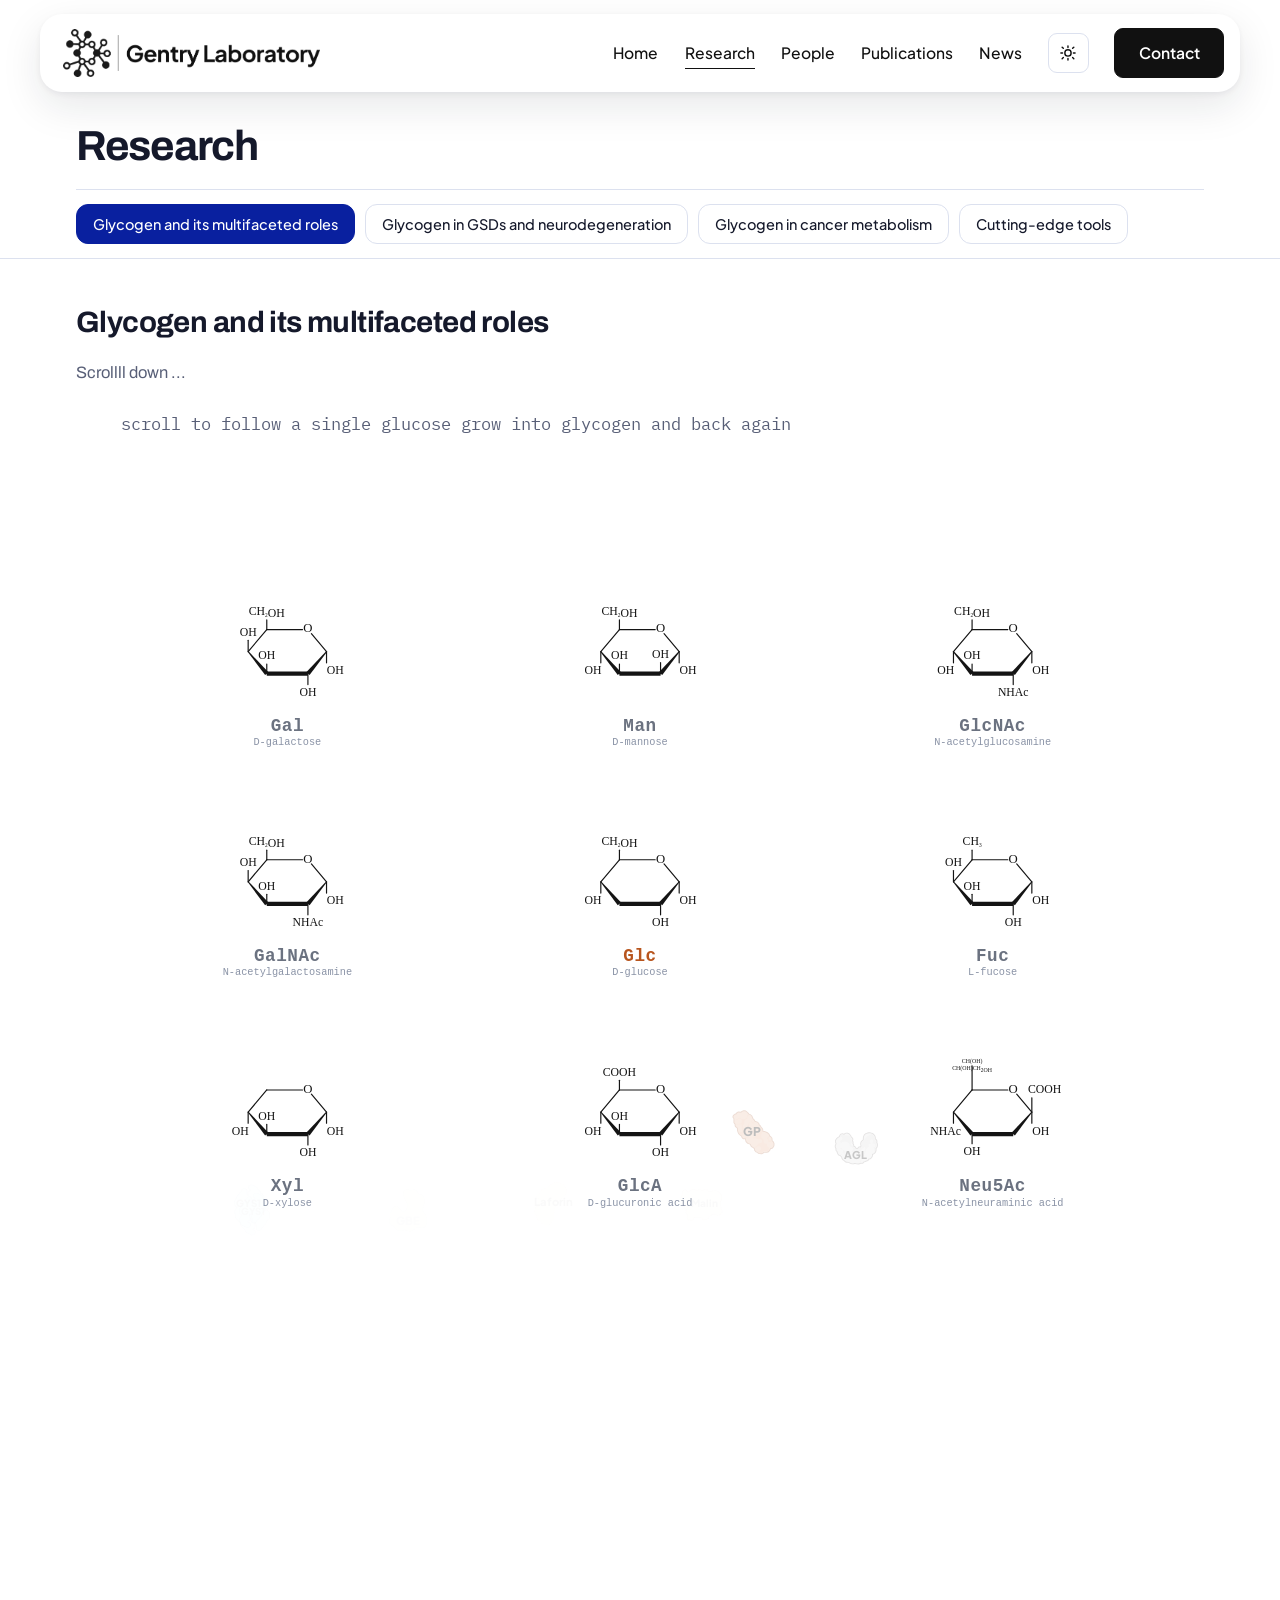
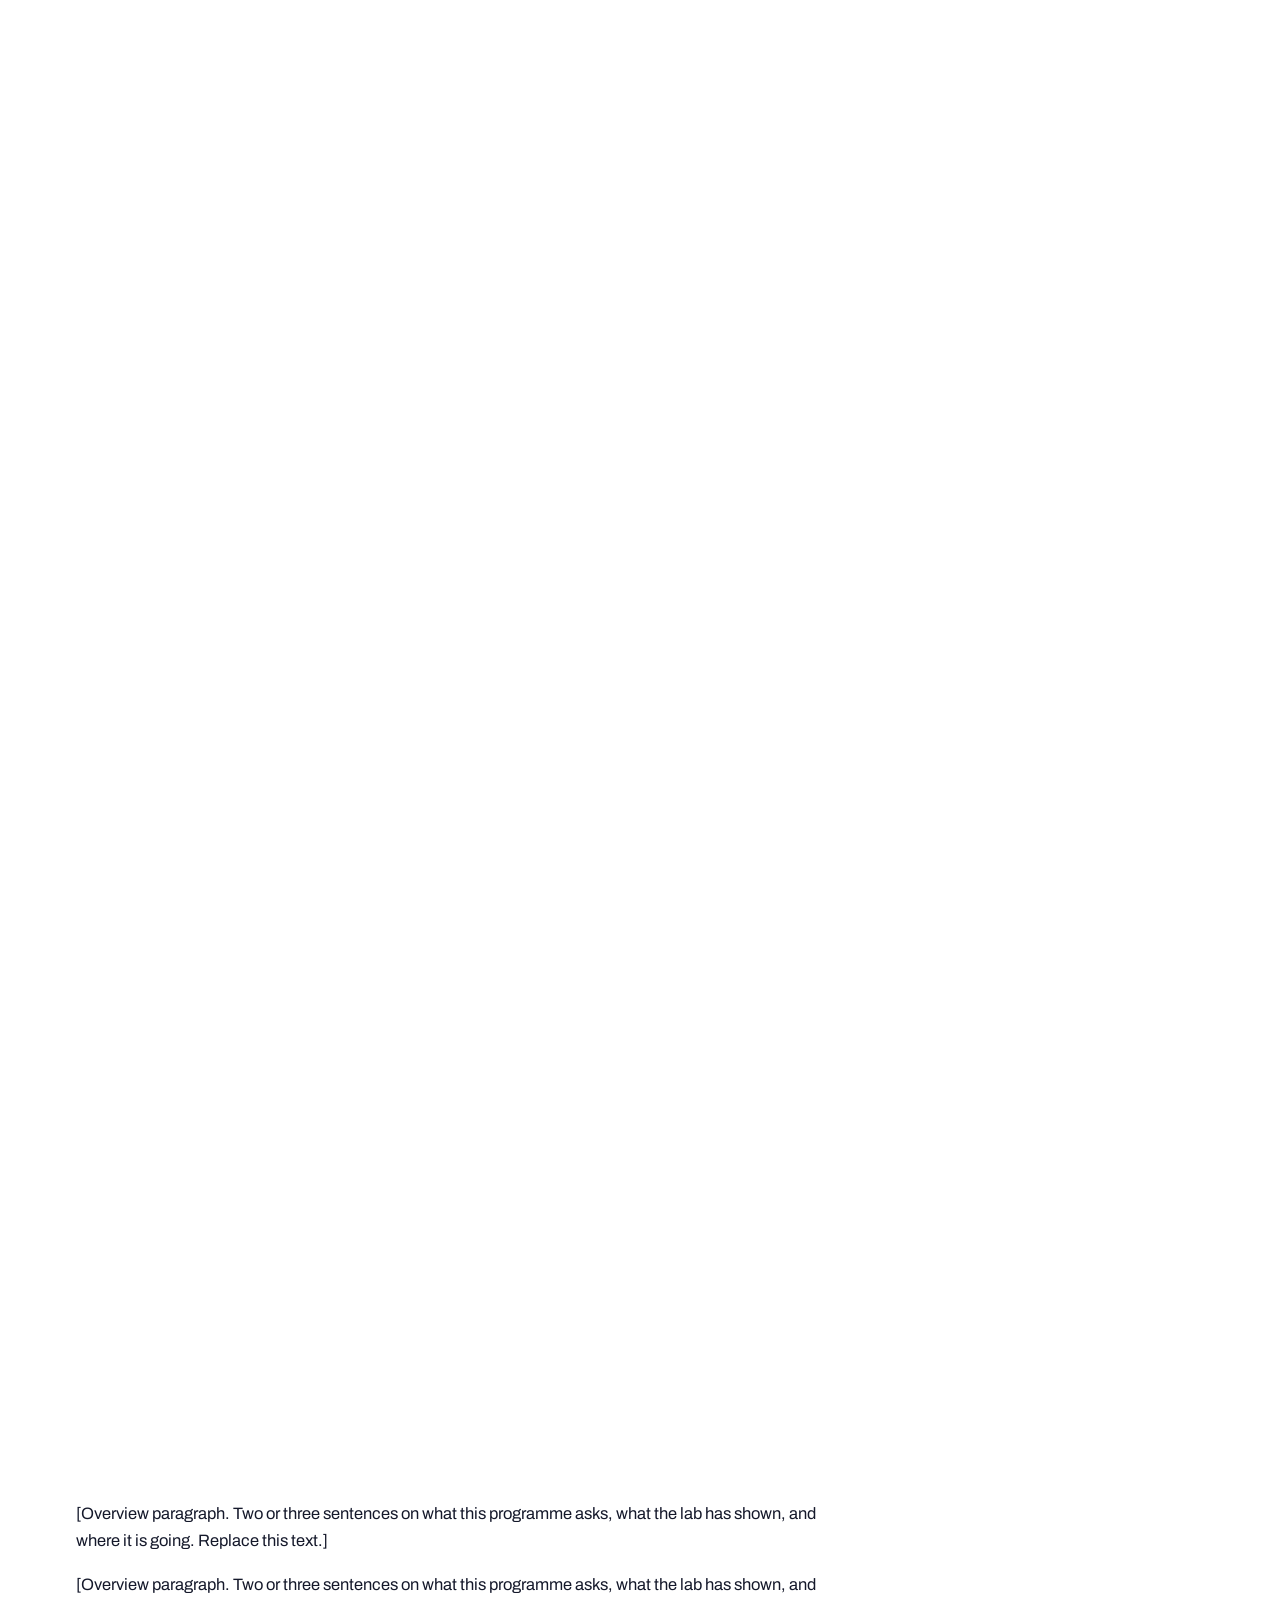
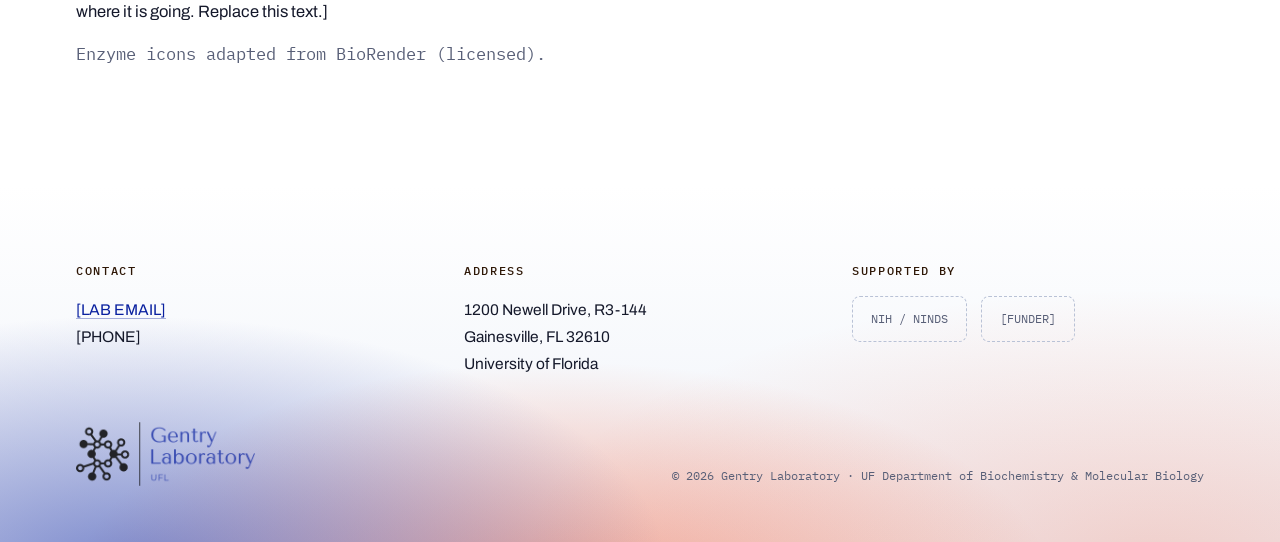
<file: research.html>
<!doctype html>
<html lang="en">
<head>
<meta charset="utf-8">
<meta name="viewport" content="width=device-width,initial-scale=1">
<title>Research | Gentry Laboratory</title>
<meta name="description" content="Research in the Gentry Laboratory: glycogen and its multifaceted roles, glycogen storage diseases and neurodegeneration, cancer metabolism, and the tools we build.">
<link rel="icon" href="assets/favicon-simple-512.png" type="image/png" sizes="512x512">
<link rel="icon" href="assets/favicon-simple-32.png" type="image/png" sizes="32x32">
<link rel="apple-touch-icon" href="assets/apple-touch-icon.png">
<meta name="robots" content="noindex">
<script>(function(){try{var r=document.documentElement,q=matchMedia("(prefers-color-scheme: dark)");function set(d){r.classList.toggle("dark",d);}var t=localStorage.getItem("gl-theme");set(t?t==="dark":q.matches);if(!t)q.addEventListener("change",function(e){if(!localStorage.getItem("gl-theme"))set(e.matches);});}catch(e){}})();</script>
<link rel="preconnect" href="https://fonts.googleapis.com">
<link rel="preconnect" href="https://fonts.gstatic.com" crossorigin>
<link rel="stylesheet" href="https://fonts.googleapis.com/css2?family=Archivo:wght@400;500;600;700&family=Plus+Jakarta+Sans:wght@400;500;700&family=IBM+Plex+Mono:wght@400;500&display=swap">
<link rel="stylesheet" href="assets/site.css?v=2a175219">
<style>
/* Styles added for the Research page. Self-contained; site.css is untouched. */
.rhead{padding:124px 0 20px}
.rrule{border:0;border-top:1px solid var(--line);margin:0}
.dark .rrule{border-top-color:rgba(255,255,255,.16)}
.rtabsbar{background:var(--white);border-bottom:1px solid var(--line)}
.dark .rtabsbar{background:#0A0D16;border-bottom-color:rgba(255,255,255,.16)}
.rtabs{display:flex;flex-wrap:wrap;gap:10px;padding:14px 0}
.rtab{flex:0 1 auto;text-decoration:none;font-family:"Plus Jakarta Sans",system-ui,sans-serif;
  font-size:14.5px;font-weight:500;line-height:1.25;color:var(--ink);
  border:1px solid var(--line);border-radius:12px;padding:10px 16px;background:var(--white);
  transition:background .16s,border-color .16s,color .16s}
.rtab:hover{border-color:#B9C3DE}
.rtab.on{background:var(--blue);border-color:var(--blue);color:#fff}
.dark .rtab{background:#141A2E;border-color:rgba(255,255,255,.16);color:#E9EDF8}
.dark .rtab:hover{border-color:rgba(255,255,255,.34)}
.dark .rtab.on{background:#E9EDF8;border-color:#E9EDF8;color:#0A0D16}
.rpanel[hidden]{display:none}
.rintro{padding:40px 0 4px;max-width:760px}
.rintro h2{font-family:"Archivo",sans-serif;font-weight:700;font-size:clamp(22px,2.3vw,30px);
  letter-spacing:-.02em;margin:0 0 12px}
.rintro p{margin:0 0 14px;font-size:16.5px;line-height:1.66;color:var(--muted)}
.dark .rintro p{color:#AEB6CC}
.rbody{padding:44px 0 92px;max-width:760px}
.rbody p{margin:0 0 16px;font-size:16.5px;line-height:1.66}
.rcredit{font-family:"IBM Plex Mono",ui-monospace,monospace;font-size:12px;color:var(--muted);
  padding:0 0 8px}
.rhint{font-family:"IBM Plex Mono",ui-monospace,monospace;font-size:12.5px;color:var(--muted);
  text-align:center;padding:10px 0 0}

/* Narrow windows. The tabs wrap instead of scrolling out of sight, and the title
   clears the header, which stacks onto a second row below 880px (see site.css). */
@media (max-width:1080px){
  .rtab{font-size:13.5px;padding:9px 14px}
}
@media (max-width:880px){
  .rhead{padding:176px 0 18px}
  .rtabs{gap:8px;padding:12px 0}
  .rtab{font-size:13px;padding:8px 12px;border-radius:10px}
}
@media (max-width:480px){
  .rhead{padding:184px 0 16px}
  .rtab{font-size:12.5px;padding:8px 11px}
}
</style>
</head>
<body>
<div class="headwrap">
  <header class="head">
    <a href="/" aria-label="Gentry Laboratory, home"><img src="assets/logo-lockup.png" alt="Gentry Laboratory, University of Florida"></a>
    <nav class="nav">
      <a href="/">Home</a>
      <span class="navitem"><a href="/research" class="on">Research</a><span class="dropwrap"><span class="drop"><a href="/research#r1">Glycogen and its multifaceted roles</a><a href="/research#r2">Glycogen in GSDs and neurodegeneration</a><a href="/research#r3">Glycogen in cancer metabolism</a><a href="/research#r4">Cutting-edge tools</a></span></span></span>
      <span class="navitem"><a href="/people">People</a><span class="dropwrap"><span class="drop"><a href="/people#pi">Principal Investigator</a><a href="/people#postdocs">Postdoctoral Researchers</a><a href="/people#phd-students">PhD Students</a><a href="/people#masters-students">Master's Students</a><a href="/people#staff">Staff</a><a href="/people#undergraduates">Undergraduate Researchers</a><a href="/people#alumni">Alumni</a></span></span></span>
      <a href="/publications">Publications</a>
      <a href="/news">News</a>
    </nav>
    <button class="themebtn" type="button" id="themebtn" aria-label="Switch colour theme"><svg class="sun" viewBox="0 0 24 24" fill="none" stroke="currentColor" stroke-width="1.9" stroke-linecap="round" aria-hidden="true"><circle cx="12" cy="12" r="4.2"/><path d="M12 2.5v2.2M12 19.3v2.2M4.2 4.2l1.6 1.6M18.2 18.2l1.6 1.6M2.5 12h2.2M19.3 12h2.2M4.2 19.8l1.6-1.6M18.2 5.8l1.6-1.6"/></svg><svg class="moon" viewBox="0 0 24 24" fill="none" stroke="currentColor" stroke-width="1.9" stroke-linecap="round" stroke-linejoin="round" aria-hidden="true"><path d="M20.5 14.6A8.6 8.6 0 0 1 9.4 3.5a8.6 8.6 0 1 0 11.1 11.1Z"/></svg></button>
    <a class="btn" href="/contact">Contact</a>
  </header>
</div>
<section class="rhead"><div class="shell"><h1 class="pagetitle">Research</h1></div></section><div class="shell"><hr class="rrule"></div><div class="rtabsbar"><div class="shell"><div class="rtabs" role="tablist"><a class="rtab on" href="#r1" data-tab="r1">Glycogen and its multifaceted roles</a><a class="rtab" href="#r2" data-tab="r2">Glycogen in GSDs and neurodegeneration</a><a class="rtab" href="#r3" data-tab="r3">Glycogen in cancer metabolism</a><a class="rtab" href="#r4" data-tab="r4">Cutting-edge tools</a></div></div></div><section class="rpanel" id="p-r1"><div class="shell"><div class="rintro"><h2>Glycogen and its multifaceted roles</h2><p>Scrollll down ... </p><p class="rhint">scroll to follow a single glucose grow into glycogen and back again</p></div></div><style>
#story{position:relative;height:1000vh;margin:0}
#story .sticky{position:sticky;top:0;height:100vh;display:flex;align-items:center;
 justify-content:center;overflow:hidden;background:#FFFFFF}
#story .stage{width:min(100%,1280px);height:auto;max-height:86vh;display:block}
@media (prefers-reduced-motion: reduce){
  #story{height:auto} #story .sticky{position:static;height:auto;padding:48px 0}
}
.dark #story .sticky{background:#10141F}
.dark #story [stroke="#141414"]{stroke:#DCE2F0}
.dark #story [fill="#141414"]{fill:#DCE2F0}
.dark #story [stroke="#2A2E36"]{stroke:#7E88A0}
.dark #story [fill="#3D5484"]{fill:#5C79B4}
.dark #story [fill="#6B7280"]{fill:#9AA3B5}
.dark #story [fill="#8A93A6"]{fill:#828BA0}
.dark #story [fill="#2A3142"]{fill:#E9EDF8}
.dark #story [fill="#3A4252"]{fill:#C6CDDD}
.dark #story [fill="#1B4E8C"]{fill:#8FB4E8}
.dark #story [fill="#98A3BA"]{fill:#7C8497}
.dark #story [fill="#111"]{fill:#121626}
.dark #story [fill="#FFFFFF"]{fill:#1A2032}
.dark #story [stroke="#E3E7EF"]{stroke:#2C3347}
.dark #story [fill="#F7F8FA"]{fill:#161C2B}
.dark #story [stroke="#AEB7C6"]{stroke:#5D6779}
.dark #story [stroke="#C3CAD8"]{stroke:#464E62}
.dark #story [fill="#0E1424"]{fill:#000000}
.dark #story [fill="#6B5A52"]{fill:#8A7466}
.dark #story [stroke="#C9D2E2"]{stroke:#3A4257}
</style><section id="story"><div class="sticky"><svg class="stage" viewBox="0 0 1280 800" aria-hidden="true"><g id="lyso" opacity="0"><circle class="mem" cx="0" cy="0" r="1" fill="#F7F8FA" stroke="#AEB7C6" stroke-width="2.6"/><circle class="mem2" cx="0" cy="0" r="1" fill="none" stroke="#AEB7C6" stroke-width="1.4" opacity=".75"/></g><g id="world" transform="translate(640.0,400.0) scale(1) translate(-640.0,-400.0)"><g id="cam"><g class="copy" id="copyA"><g class="sug" data-x="1199.7" data-y="-675.4" data-ox="-720.0" data-oy="-470.0" data-d="2" transform="translate(1199.7,-675.4)"><g transform="translate(-90.0,-100.0)"><g><line x1="10.0" y1="100.0" x2="48.0" y2="55.0" stroke="#141414" stroke-width="2.4" stroke-linecap="round"/><line x1="48.0" y1="55.0" x2="121.0" y2="55.0" stroke="#141414" stroke-width="2.4" stroke-linecap="round"/><line x1="139.1" y1="63.4" x2="170.0" y2="100.0" stroke="#141414" stroke-width="2.4" stroke-linecap="round"/><text x="132.0" y="61.0" font-size="26" fill="#141414" text-anchor="middle" font-family="Georgia,'Times New Roman',serif">O</text><path d="M169.2 99.4L128.6 142.2L135.4 147.8L170.8 100.6Z" fill="#141414"/><path d="M9.2 100.6L44.6 147.8L51.4 142.2L10.8 99.4Z" fill="#141414"/><path d="M48.0 149.4L132.0 149.4L132.0 140.6L48.0 140.6Z" fill="#141414"/><line x1="48.0" y1="55.0" x2="48.0" y2="35.4" stroke="#141414" stroke-width="2.4" stroke-linecap="round"/><text x="48.0" y="25.8" font-size="24" fill="#141414" font-family="Georgia,'Times New Roman',serif" text-anchor="middle">CH<tspan font-size='11' dy='3'>2</tspan>OH</text><line x1="170.0" y1="100.0" x2="170.0" y2="123.0" stroke="#141414" stroke-width="2.4" stroke-linecap="round"/><text x="188.0" y="146.2" font-size="24" fill="#141414" font-family="Georgia,'Times New Roman',serif" text-anchor="middle">OH</text><line x1="132.0" y1="145.0" x2="132.0" y2="167.4" stroke="#141414" stroke-width="2.4" stroke-linecap="round"/><text x="132.0" y="190.7" font-size="24" fill="#141414" font-family="Georgia,'Times New Roman',serif" text-anchor="middle">OH</text><line x1="48.0" y1="145.0" x2="48.0" y2="125.4" stroke="#141414" stroke-width="2.4" stroke-linecap="round"/><text x="48.0" y="115.8" font-size="24" fill="#141414" font-family="Georgia,'Times New Roman',serif" text-anchor="middle">OH</text><line x1="10.0" y1="100.0" x2="10.0" y2="77.0" stroke="#141414" stroke-width="2.4" stroke-linecap="round"/><text x="10.0" y="67.4" font-size="24" fill="#141414" font-family="Georgia,'Times New Roman',serif" text-anchor="middle">OH</text><text x="90" y="262" font-size="36" fill="#6B7280" text-anchor="middle" font-family="ui-monospace,Menlo,monospace" letter-spacing=".03em" font-weight="600">Gal</text><text x="90" y="291" font-size="21" fill="#8A93A6" text-anchor="middle" font-family="ui-monospace,Menlo,monospace">D-galactose</text></g></g></g><g class="sug" data-x="1919.7" data-y="-675.4" data-ox="0.0" data-oy="-470.0" data-d="1" transform="translate(1919.7,-675.4)"><g transform="translate(-90.0,-100.0)"><g><line x1="10.0" y1="100.0" x2="48.0" y2="55.0" stroke="#141414" stroke-width="2.4" stroke-linecap="round"/><line x1="48.0" y1="55.0" x2="121.0" y2="55.0" stroke="#141414" stroke-width="2.4" stroke-linecap="round"/><line x1="139.1" y1="63.4" x2="170.0" y2="100.0" stroke="#141414" stroke-width="2.4" stroke-linecap="round"/><text x="132.0" y="61.0" font-size="26" fill="#141414" text-anchor="middle" font-family="Georgia,'Times New Roman',serif">O</text><path d="M169.2 99.4L128.6 142.2L135.4 147.8L170.8 100.6Z" fill="#141414"/><path d="M9.2 100.6L44.6 147.8L51.4 142.2L10.8 99.4Z" fill="#141414"/><path d="M48.0 149.4L132.0 149.4L132.0 140.6L48.0 140.6Z" fill="#141414"/><line x1="48.0" y1="55.0" x2="48.0" y2="35.4" stroke="#141414" stroke-width="2.4" stroke-linecap="round"/><text x="48.0" y="25.8" font-size="24" fill="#141414" font-family="Georgia,'Times New Roman',serif" text-anchor="middle">CH<tspan font-size='11' dy='3'>2</tspan>OH</text><line x1="170.0" y1="100.0" x2="170.0" y2="123.0" stroke="#141414" stroke-width="2.4" stroke-linecap="round"/><text x="188.0" y="146.2" font-size="24" fill="#141414" font-family="Georgia,'Times New Roman',serif" text-anchor="middle">OH</text><line x1="132.0" y1="145.0" x2="132.0" y2="122.6" stroke="#141414" stroke-width="2.4" stroke-linecap="round"/><text x="132.0" y="113.0" font-size="24" fill="#141414" font-family="Georgia,'Times New Roman',serif" text-anchor="middle">OH</text><line x1="48.0" y1="145.0" x2="48.0" y2="125.4" stroke="#141414" stroke-width="2.4" stroke-linecap="round"/><text x="48.0" y="115.8" font-size="24" fill="#141414" font-family="Georgia,'Times New Roman',serif" text-anchor="middle">OH</text><line x1="10.0" y1="100.0" x2="10.0" y2="123.0" stroke="#141414" stroke-width="2.4" stroke-linecap="round"/><text x="-6.0" y="146.2" font-size="24" fill="#141414" font-family="Georgia,'Times New Roman',serif" text-anchor="middle">OH</text><text x="90" y="262" font-size="36" fill="#6B7280" text-anchor="middle" font-family="ui-monospace,Menlo,monospace" letter-spacing=".03em" font-weight="600">Man</text><text x="90" y="291" font-size="21" fill="#8A93A6" text-anchor="middle" font-family="ui-monospace,Menlo,monospace">D-mannose</text></g></g></g><g class="sug" data-x="2639.7" data-y="-675.4" data-ox="720.0" data-oy="-470.0" data-d="2" transform="translate(2639.7,-675.4)"><g transform="translate(-90.0,-100.0)"><g><line x1="10.0" y1="100.0" x2="48.0" y2="55.0" stroke="#141414" stroke-width="2.4" stroke-linecap="round"/><line x1="48.0" y1="55.0" x2="121.0" y2="55.0" stroke="#141414" stroke-width="2.4" stroke-linecap="round"/><line x1="139.1" y1="63.4" x2="170.0" y2="100.0" stroke="#141414" stroke-width="2.4" stroke-linecap="round"/><text x="132.0" y="61.0" font-size="26" fill="#141414" text-anchor="middle" font-family="Georgia,'Times New Roman',serif">O</text><path d="M169.2 99.4L128.6 142.2L135.4 147.8L170.8 100.6Z" fill="#141414"/><path d="M9.2 100.6L44.6 147.8L51.4 142.2L10.8 99.4Z" fill="#141414"/><path d="M48.0 149.4L132.0 149.4L132.0 140.6L48.0 140.6Z" fill="#141414"/><line x1="48.0" y1="55.0" x2="48.0" y2="35.4" stroke="#141414" stroke-width="2.4" stroke-linecap="round"/><text x="48.0" y="25.8" font-size="24" fill="#141414" font-family="Georgia,'Times New Roman',serif" text-anchor="middle">CH<tspan font-size='11' dy='3'>2</tspan>OH</text><line x1="170.0" y1="100.0" x2="170.0" y2="123.0" stroke="#141414" stroke-width="2.4" stroke-linecap="round"/><text x="188.0" y="146.2" font-size="24" fill="#141414" font-family="Georgia,'Times New Roman',serif" text-anchor="middle">OH</text><line x1="132.0" y1="145.0" x2="132.0" y2="167.4" stroke="#141414" stroke-width="2.4" stroke-linecap="round"/><text x="132.0" y="190.7" font-size="24" fill="#141414" font-family="Georgia,'Times New Roman',serif" text-anchor="middle">NHAc</text><line x1="48.0" y1="145.0" x2="48.0" y2="125.4" stroke="#141414" stroke-width="2.4" stroke-linecap="round"/><text x="48.0" y="115.8" font-size="24" fill="#141414" font-family="Georgia,'Times New Roman',serif" text-anchor="middle">OH</text><line x1="10.0" y1="100.0" x2="10.0" y2="123.0" stroke="#141414" stroke-width="2.4" stroke-linecap="round"/><text x="-6.0" y="146.2" font-size="24" fill="#141414" font-family="Georgia,'Times New Roman',serif" text-anchor="middle">OH</text><text x="90" y="262" font-size="36" fill="#6B7280" text-anchor="middle" font-family="ui-monospace,Menlo,monospace" letter-spacing=".03em" font-weight="600">GlcNAc</text><text x="90" y="291" font-size="21" fill="#8A93A6" text-anchor="middle" font-family="ui-monospace,Menlo,monospace">N-acetylglucosamine</text></g></g></g><g class="sug" data-x="1199.7" data-y="-205.4" data-ox="-720.0" data-oy="-0.0" data-d="1" transform="translate(1199.7,-205.4)"><g transform="translate(-90.0,-100.0)"><g><line x1="10.0" y1="100.0" x2="48.0" y2="55.0" stroke="#141414" stroke-width="2.4" stroke-linecap="round"/><line x1="48.0" y1="55.0" x2="121.0" y2="55.0" stroke="#141414" stroke-width="2.4" stroke-linecap="round"/><line x1="139.1" y1="63.4" x2="170.0" y2="100.0" stroke="#141414" stroke-width="2.4" stroke-linecap="round"/><text x="132.0" y="61.0" font-size="26" fill="#141414" text-anchor="middle" font-family="Georgia,'Times New Roman',serif">O</text><path d="M169.2 99.4L128.6 142.2L135.4 147.8L170.8 100.6Z" fill="#141414"/><path d="M9.2 100.6L44.6 147.8L51.4 142.2L10.8 99.4Z" fill="#141414"/><path d="M48.0 149.4L132.0 149.4L132.0 140.6L48.0 140.6Z" fill="#141414"/><line x1="48.0" y1="55.0" x2="48.0" y2="35.4" stroke="#141414" stroke-width="2.4" stroke-linecap="round"/><text x="48.0" y="25.8" font-size="24" fill="#141414" font-family="Georgia,'Times New Roman',serif" text-anchor="middle">CH<tspan font-size='11' dy='3'>2</tspan>OH</text><line x1="170.0" y1="100.0" x2="170.0" y2="123.0" stroke="#141414" stroke-width="2.4" stroke-linecap="round"/><text x="188.0" y="146.2" font-size="24" fill="#141414" font-family="Georgia,'Times New Roman',serif" text-anchor="middle">OH</text><line x1="132.0" y1="145.0" x2="132.0" y2="167.4" stroke="#141414" stroke-width="2.4" stroke-linecap="round"/><text x="132.0" y="190.7" font-size="24" fill="#141414" font-family="Georgia,'Times New Roman',serif" text-anchor="middle">NHAc</text><line x1="48.0" y1="145.0" x2="48.0" y2="125.4" stroke="#141414" stroke-width="2.4" stroke-linecap="round"/><text x="48.0" y="115.8" font-size="24" fill="#141414" font-family="Georgia,'Times New Roman',serif" text-anchor="middle">OH</text><line x1="10.0" y1="100.0" x2="10.0" y2="77.0" stroke="#141414" stroke-width="2.4" stroke-linecap="round"/><text x="10.0" y="67.4" font-size="24" fill="#141414" font-family="Georgia,'Times New Roman',serif" text-anchor="middle">OH</text><text x="90" y="262" font-size="36" fill="#6B7280" text-anchor="middle" font-family="ui-monospace,Menlo,monospace" letter-spacing=".03em" font-weight="600">GalNAc</text><text x="90" y="291" font-size="21" fill="#8A93A6" text-anchor="middle" font-family="ui-monospace,Menlo,monospace">N-acetylgalactosamine</text></g></g></g><g class="sug" data-x="2639.7" data-y="-205.4" data-ox="720.0" data-oy="-0.0" data-d="1" transform="translate(2639.7,-205.4)"><g transform="translate(-90.0,-100.0)"><g><line x1="10.0" y1="100.0" x2="48.0" y2="55.0" stroke="#141414" stroke-width="2.4" stroke-linecap="round"/><line x1="48.0" y1="55.0" x2="121.0" y2="55.0" stroke="#141414" stroke-width="2.4" stroke-linecap="round"/><line x1="139.1" y1="63.4" x2="170.0" y2="100.0" stroke="#141414" stroke-width="2.4" stroke-linecap="round"/><text x="132.0" y="61.0" font-size="26" fill="#141414" text-anchor="middle" font-family="Georgia,'Times New Roman',serif">O</text><path d="M169.2 99.4L128.6 142.2L135.4 147.8L170.8 100.6Z" fill="#141414"/><path d="M9.2 100.6L44.6 147.8L51.4 142.2L10.8 99.4Z" fill="#141414"/><path d="M48.0 149.4L132.0 149.4L132.0 140.6L48.0 140.6Z" fill="#141414"/><line x1="48.0" y1="55.0" x2="48.0" y2="35.4" stroke="#141414" stroke-width="2.4" stroke-linecap="round"/><text x="48.0" y="25.8" font-size="24" fill="#141414" font-family="Georgia,'Times New Roman',serif" text-anchor="middle">CH<tspan font-size='11' dy='3'>3</tspan></text><line x1="170.0" y1="100.0" x2="170.0" y2="123.0" stroke="#141414" stroke-width="2.4" stroke-linecap="round"/><text x="188.0" y="146.2" font-size="24" fill="#141414" font-family="Georgia,'Times New Roman',serif" text-anchor="middle">OH</text><line x1="132.0" y1="145.0" x2="132.0" y2="167.4" stroke="#141414" stroke-width="2.4" stroke-linecap="round"/><text x="132.0" y="190.7" font-size="24" fill="#141414" font-family="Georgia,'Times New Roman',serif" text-anchor="middle">OH</text><line x1="48.0" y1="145.0" x2="48.0" y2="125.4" stroke="#141414" stroke-width="2.4" stroke-linecap="round"/><text x="48.0" y="115.8" font-size="24" fill="#141414" font-family="Georgia,'Times New Roman',serif" text-anchor="middle">OH</text><line x1="10.0" y1="100.0" x2="10.0" y2="77.0" stroke="#141414" stroke-width="2.4" stroke-linecap="round"/><text x="10.0" y="67.4" font-size="24" fill="#141414" font-family="Georgia,'Times New Roman',serif" text-anchor="middle">OH</text><text x="90" y="262" font-size="36" fill="#6B7280" text-anchor="middle" font-family="ui-monospace,Menlo,monospace" letter-spacing=".03em" font-weight="600">Fuc</text><text x="90" y="291" font-size="21" fill="#8A93A6" text-anchor="middle" font-family="ui-monospace,Menlo,monospace">L-fucose</text></g></g></g><g class="sug" data-x="1199.7" data-y="264.6" data-ox="-720.0" data-oy="470.0" data-d="2" transform="translate(1199.7,264.6)"><g transform="translate(-90.0,-100.0)"><g><line x1="10.0" y1="100.0" x2="48.0" y2="55.0" stroke="#141414" stroke-width="2.4" stroke-linecap="round"/><line x1="48.0" y1="55.0" x2="121.0" y2="55.0" stroke="#141414" stroke-width="2.4" stroke-linecap="round"/><line x1="139.1" y1="63.4" x2="170.0" y2="100.0" stroke="#141414" stroke-width="2.4" stroke-linecap="round"/><text x="132.0" y="61.0" font-size="26" fill="#141414" text-anchor="middle" font-family="Georgia,'Times New Roman',serif">O</text><path d="M169.2 99.4L128.6 142.2L135.4 147.8L170.8 100.6Z" fill="#141414"/><path d="M9.2 100.6L44.6 147.8L51.4 142.2L10.8 99.4Z" fill="#141414"/><path d="M48.0 149.4L132.0 149.4L132.0 140.6L48.0 140.6Z" fill="#141414"/><line x1="170.0" y1="100.0" x2="170.0" y2="123.0" stroke="#141414" stroke-width="2.4" stroke-linecap="round"/><text x="188.0" y="146.2" font-size="24" fill="#141414" font-family="Georgia,'Times New Roman',serif" text-anchor="middle">OH</text><line x1="132.0" y1="145.0" x2="132.0" y2="167.4" stroke="#141414" stroke-width="2.4" stroke-linecap="round"/><text x="132.0" y="190.7" font-size="24" fill="#141414" font-family="Georgia,'Times New Roman',serif" text-anchor="middle">OH</text><line x1="48.0" y1="145.0" x2="48.0" y2="125.4" stroke="#141414" stroke-width="2.4" stroke-linecap="round"/><text x="48.0" y="115.8" font-size="24" fill="#141414" font-family="Georgia,'Times New Roman',serif" text-anchor="middle">OH</text><line x1="10.0" y1="100.0" x2="10.0" y2="123.0" stroke="#141414" stroke-width="2.4" stroke-linecap="round"/><text x="-6.0" y="146.2" font-size="24" fill="#141414" font-family="Georgia,'Times New Roman',serif" text-anchor="middle">OH</text><text x="90" y="262" font-size="36" fill="#6B7280" text-anchor="middle" font-family="ui-monospace,Menlo,monospace" letter-spacing=".03em" font-weight="600">Xyl</text><text x="90" y="291" font-size="21" fill="#8A93A6" text-anchor="middle" font-family="ui-monospace,Menlo,monospace">D-xylose</text></g></g></g><g class="sug" data-x="1919.7" data-y="264.6" data-ox="0.0" data-oy="470.0" data-d="1" transform="translate(1919.7,264.6)"><g transform="translate(-90.0,-100.0)"><g><line x1="10.0" y1="100.0" x2="48.0" y2="55.0" stroke="#141414" stroke-width="2.4" stroke-linecap="round"/><line x1="48.0" y1="55.0" x2="121.0" y2="55.0" stroke="#141414" stroke-width="2.4" stroke-linecap="round"/><line x1="139.1" y1="63.4" x2="170.0" y2="100.0" stroke="#141414" stroke-width="2.4" stroke-linecap="round"/><text x="132.0" y="61.0" font-size="26" fill="#141414" text-anchor="middle" font-family="Georgia,'Times New Roman',serif">O</text><path d="M169.2 99.4L128.6 142.2L135.4 147.8L170.8 100.6Z" fill="#141414"/><path d="M9.2 100.6L44.6 147.8L51.4 142.2L10.8 99.4Z" fill="#141414"/><path d="M48.0 149.4L132.0 149.4L132.0 140.6L48.0 140.6Z" fill="#141414"/><line x1="48.0" y1="55.0" x2="48.0" y2="35.4" stroke="#141414" stroke-width="2.4" stroke-linecap="round"/><text x="48.0" y="25.8" font-size="24" fill="#141414" font-family="Georgia,'Times New Roman',serif" text-anchor="middle">COOH</text><line x1="170.0" y1="100.0" x2="170.0" y2="123.0" stroke="#141414" stroke-width="2.4" stroke-linecap="round"/><text x="188.0" y="146.2" font-size="24" fill="#141414" font-family="Georgia,'Times New Roman',serif" text-anchor="middle">OH</text><line x1="132.0" y1="145.0" x2="132.0" y2="167.4" stroke="#141414" stroke-width="2.4" stroke-linecap="round"/><text x="132.0" y="190.7" font-size="24" fill="#141414" font-family="Georgia,'Times New Roman',serif" text-anchor="middle">OH</text><line x1="48.0" y1="145.0" x2="48.0" y2="125.4" stroke="#141414" stroke-width="2.4" stroke-linecap="round"/><text x="48.0" y="115.8" font-size="24" fill="#141414" font-family="Georgia,'Times New Roman',serif" text-anchor="middle">OH</text><line x1="10.0" y1="100.0" x2="10.0" y2="123.0" stroke="#141414" stroke-width="2.4" stroke-linecap="round"/><text x="-6.0" y="146.2" font-size="24" fill="#141414" font-family="Georgia,'Times New Roman',serif" text-anchor="middle">OH</text><text x="90" y="262" font-size="36" fill="#6B7280" text-anchor="middle" font-family="ui-monospace,Menlo,monospace" letter-spacing=".03em" font-weight="600">GlcA</text><text x="90" y="291" font-size="21" fill="#8A93A6" text-anchor="middle" font-family="ui-monospace,Menlo,monospace">D-glucuronic acid</text></g></g></g><g class="sug" data-x="2639.7" data-y="264.6" data-ox="720.0" data-oy="470.0" data-d="2" transform="translate(2639.7,264.6)"><g transform="translate(-90.0,-100.0)"><g><line x1="10.0" y1="100.0" x2="48.0" y2="55.0" stroke="#141414" stroke-width="2.4" stroke-linecap="round"/><line x1="48.0" y1="55.0" x2="121.0" y2="55.0" stroke="#141414" stroke-width="2.4" stroke-linecap="round"/><line x1="139.1" y1="63.4" x2="170.0" y2="100.0" stroke="#141414" stroke-width="2.4" stroke-linecap="round"/><text x="132.0" y="61.0" font-size="26" fill="#141414" text-anchor="middle" font-family="Georgia,'Times New Roman',serif">O</text><path d="M169.2 99.4L128.6 142.2L135.4 147.8L170.8 100.6Z" fill="#141414"/><path d="M9.2 100.6L44.6 147.8L51.4 142.2L10.8 99.4Z" fill="#141414"/><path d="M48.0 149.4L132.0 149.4L132.0 140.6L48.0 140.6Z" fill="#141414"/><line x1="48.0" y1="55.0" x2="48.0" y2="5.7" stroke="#141414" stroke-width="2.4" stroke-linecap="round"/><text x="48.0" y="0.9" font-size="12.0" fill="#141414" font-family="Georgia,'Times New Roman',serif" text-anchor="middle">CH(OH)<tspan x='48' dy='14'>CH(OH)CH<tspan font-size='11' dy='3'>2</tspan>OH</tspan></text><line x1="170.0" y1="100.0" x2="170.0" y2="123.0" stroke="#141414" stroke-width="2.4" stroke-linecap="round"/><text x="188.0" y="146.2" font-size="24" fill="#141414" font-family="Georgia,'Times New Roman',serif" text-anchor="middle">OH</text><line x1="170.0" y1="100.0" x2="170.0" y2="70.9" stroke="#141414" stroke-width="2.4" stroke-linecap="round"/><text x="196.0" y="61.3" font-size="24" fill="#141414" font-family="Georgia,'Times New Roman',serif" text-anchor="middle">COOH</text><line x1="48.0" y1="145.0" x2="48.0" y2="164.6" stroke="#141414" stroke-width="2.4" stroke-linecap="round"/><text x="48.0" y="187.9" font-size="24" fill="#141414" font-family="Georgia,'Times New Roman',serif" text-anchor="middle">OH</text><line x1="10.0" y1="100.0" x2="10.0" y2="123.0" stroke="#141414" stroke-width="2.4" stroke-linecap="round"/><text x="-6.0" y="146.2" font-size="24" fill="#141414" font-family="Georgia,'Times New Roman',serif" text-anchor="middle">NHAc</text><text x="90" y="262" font-size="36" fill="#6B7280" text-anchor="middle" font-family="ui-monospace,Menlo,monospace" letter-spacing=".03em" font-weight="600">Neu5Ac</text><text x="90" y="291" font-size="21" fill="#8A93A6" text-anchor="middle" font-family="ui-monospace,Menlo,monospace">N-acetylneuraminic acid</text></g></g></g><g id="mol"><g id="bonds"><line class="bnd " data-n="33" data-o="1" x1="1919.7" y1="-205.4" x2="1691.5" y2="-205.0" stroke="#2A2E36" stroke-width="9" stroke-linecap="round" opacity="0"/><line class="bnd " data-n="36" data-o="2" x1="1691.5" y1="-205.0" x2="1465.1" y2="-201.8" stroke="#2A2E36" stroke-width="9" stroke-linecap="round" opacity="0"/><line class="bnd " data-n="37" data-o="3" x1="1465.1" y1="-201.8" x2="1236.9" y2="-181.7" stroke="#2A2E36" stroke-width="9" stroke-linecap="round" opacity="0"/><line class="bnd " data-n="40" data-o="4" x1="1236.9" y1="-181.7" x2="1007.5" y2="-165.2" stroke="#2A2E36" stroke-width="9" stroke-linecap="round" opacity="0"/><line class="bnd " data-n="44" data-o="5" x1="1007.5" y1="-165.2" x2="779.4" y2="-167.4" stroke="#2A2E36" stroke-width="9" stroke-linecap="round" opacity="0"/><line class="bnd " data-n="46" data-o="6" x1="779.4" y1="-167.4" x2="554.2" y2="-138.0" stroke="#2A2E36" stroke-width="9" stroke-linecap="round" opacity="0"/><line class="bnd " data-n="47" data-o="7" x1="554.2" y1="-138.0" x2="329.3" y2="-97.1" stroke="#2A2E36" stroke-width="9" stroke-linecap="round" opacity="0"/><line class="bnd " data-n="43" data-o="8" x1="329.3" y1="-97.1" x2="120.0" y2="-11.3" stroke="#2A2E36" stroke-width="9" stroke-linecap="round" opacity="0"/><line class="bnd " data-n="38" data-o="9" x1="120.0" y1="-11.3" x2="-68.4" y2="120.7" stroke="#2A2E36" stroke-width="9" stroke-linecap="round" opacity="0"/><line class="bnd " data-n="35" data-o="10" x1="-68.4" y1="120.7" x2="-265.5" y2="235.5" stroke="#2A2E36" stroke-width="9" stroke-linecap="round" opacity="0"/><line class="bnd " data-n="31" data-o="11" x1="-265.5" y1="235.5" x2="-443.7" y2="376.7" stroke="#2A2E36" stroke-width="9" stroke-linecap="round" opacity="0"/><line class="bnd " data-n="28" data-o="12" x1="-443.7" y1="376.7" x2="-615.7" y2="526.1" stroke="#2A2E36" stroke-width="9" stroke-linecap="round" opacity="0"/><line class="bnd " data-n="26" data-o="13" x1="-615.7" y1="526.1" x2="-796.0" y2="668.5" stroke="#2A2E36" stroke-width="9" stroke-linecap="round" opacity="0"/><line class="bnd " data-n="24" data-o="14" x1="-796.0" y1="668.5" x2="-999.8" y2="766.1" stroke="#2A2E36" stroke-width="9" stroke-linecap="round" opacity="0"/><line class="bnd " data-n="22" data-o="15" x1="-999.8" y1="766.1" x2="-1207.3" y2="859.5" stroke="#2A2E36" stroke-width="9" stroke-linecap="round" opacity="0"/><line class="bnd " data-n="30" data-o="25" x1="1691.5" y1="-205.0" x2="1546.5" y2="-15.8" stroke="#2A2E36" stroke-width="9" stroke-linecap="round" opacity="0"/><line class="bnd " data-n="34" data-o="26" x1="779.4" y1="-167.4" x2="665.1" y2="27.7" stroke="#2A2E36" stroke-width="9" stroke-linecap="round" opacity="0"/><line class="bnd " data-n="50" data-o="27" x1="554.2" y1="-138.0" x2="659.9" y2="-368.0" stroke="#2A2E36" stroke-width="9" stroke-linecap="round" opacity="0"/><line class="bnd " data-n="18" data-o="28" x1="-241.4" y1="698.8" x2="-53.0" y2="823.9" stroke="#2A2E36" stroke-width="9" stroke-linecap="round" opacity="0"/><line class="bnd " data-n="11" data-o="29" x1="-242.7" y1="1153.8" x2="-456.0" y2="1168.5" stroke="#2A2E36" stroke-width="9" stroke-linecap="round" opacity="0"/><line class="bnd " data-n="25" data-o="30" x1="1546.5" y1="-15.8" x2="1392.3" y2="152.1" stroke="#2A2E36" stroke-width="9" stroke-linecap="round" opacity="0"/><line class="bnd " data-n="29" data-o="31" x1="665.1" y1="27.7" x2="575.9" y2="236.5" stroke="#2A2E36" stroke-width="9" stroke-linecap="round" opacity="0"/><line class="bnd " data-n="53" data-o="32" x1="659.9" y1="-368.0" x2="525.1" y2="-550.0" stroke="#2A2E36" stroke-width="9" stroke-linecap="round" opacity="0"/><line class="bnd " data-n="15" data-o="33" x1="-53.0" y1="823.9" x2="142.3" y2="942.4" stroke="#2A2E36" stroke-width="9" stroke-linecap="round" opacity="0"/><line class="bnd " data-n="10" data-o="34" x1="-456.0" y1="1168.5" x2="-673.3" y2="1238.0" stroke="#2A2E36" stroke-width="9" stroke-linecap="round" opacity="0"/><line class="bnd " data-n="21" data-o="35" x1="1392.3" y1="152.1" x2="1262.6" y2="338.9" stroke="#2A2E36" stroke-width="9" stroke-linecap="round" opacity="0"/><line class="bnd " data-n="23" data-o="36" x1="575.9" y1="236.5" x2="455.9" y2="433.7" stroke="#2A2E36" stroke-width="9" stroke-linecap="round" opacity="0"/><line class="bnd " data-n="57" data-o="37" x1="525.1" y1="-550.0" x2="375.7" y2="-724.0" stroke="#2A2E36" stroke-width="9" stroke-linecap="round" opacity="0"/><line class="bnd " data-n="56" data-o="38" x1="525.1" y1="-550.0" x2="584.7" y2="-775.0" stroke="#2A2E36" stroke-width="9" stroke-linecap="round" opacity="0"/><line class="bnd " data-n="8" data-o="39" x1="142.3" y1="942.4" x2="341.6" y2="1046.5" stroke="#2A2E36" stroke-width="9" stroke-linecap="round" opacity="0"/><line class="bnd " data-n="12" data-o="40" x1="-673.3" y1="1238.0" x2="-897.6" y2="1260.3" stroke="#2A2E36" stroke-width="9" stroke-linecap="round" opacity="0"/><line class="bnd " data-n="17" data-o="41" x1="1262.6" y1="338.9" x2="1190.2" y2="550.4" stroke="#2A2E36" stroke-width="9" stroke-linecap="round" opacity="0"/><line class="bnd " data-n="19" data-o="42" x1="455.9" y1="433.7" x2="293.5" y2="591.2" stroke="#2A2E36" stroke-width="9" stroke-linecap="round" opacity="0"/><line class="bnd " data-n="70" data-o="43" x1="375.7" y1="-724.0" x2="192.8" y2="-866.6" stroke="#2A2E36" stroke-width="9" stroke-linecap="round" opacity="0"/><line class="bnd " data-n="71" data-o="44" x1="584.7" y1="-775.0" x2="617.2" y2="-1000.6" stroke="#2A2E36" stroke-width="9" stroke-linecap="round" opacity="0"/><line class="bnd " data-n="63" data-o="45" x1="584.7" y1="-775.0" x2="774.9" y2="-891.3" stroke="#2A2E36" stroke-width="9" stroke-linecap="round" opacity="0"/><line class="bnd " data-n="6" data-o="46" x1="341.6" y1="1046.5" x2="504.4" y2="1197.3" stroke="#2A2E36" stroke-width="9" stroke-linecap="round" opacity="0"/><line class="bnd " data-n="14" data-o="47" x1="-897.6" y1="1260.3" x2="-1125.7" y2="1259.2" stroke="#2A2E36" stroke-width="9" stroke-linecap="round" opacity="0"/><line class="bnd " data-n="13" data-o="48" x1="1190.2" y1="550.4" x2="1145.2" y2="771.9" stroke="#2A2E36" stroke-width="9" stroke-linecap="round" opacity="0"/><line class="bnd " data-n="74" data-o="49" x1="192.8" y1="-866.6" x2="11.5" y2="-1005.7" stroke="#2A2E36" stroke-width="9" stroke-linecap="round" opacity="0"/><line class="bnd " data-n="67" data-o="50" x1="192.8" y1="-866.6" x2="-6.6" y2="-755.1" stroke="#2A2E36" stroke-width="9" stroke-linecap="round" opacity="0"/><line class="bnd " data-n="77" data-o="51" x1="617.2" y1="-1000.6" x2="580.8" y2="-1224.2" stroke="#2A2E36" stroke-width="9" stroke-linecap="round" opacity="0"/><line class="bnd " data-n="69" data-o="52" x1="774.9" y1="-891.3" x2="976.8" y2="-1001.9" stroke="#2A2E36" stroke-width="9" stroke-linecap="round" opacity="0"/><line class="bnd " data-n="3" data-o="53" x1="504.4" y1="1197.3" x2="615.2" y2="1395.0" stroke="#2A2E36" stroke-width="9" stroke-linecap="round" opacity="0"/><line class="bnd " data-n="7" data-o="54" x1="1145.2" y1="771.9" x2="1027.0" y2="966.8" stroke="#2A2E36" stroke-width="9" stroke-linecap="round" opacity="0"/><line class="bnd " data-n="79" data-o="55" x1="11.5" y1="-1005.7" x2="-186.1" y2="-1117.9" stroke="#2A2E36" stroke-width="9" stroke-linecap="round" opacity="0"/><line class="bnd " data-n="61" data-o="56" x1="-6.6" y1="-755.1" x2="-206.3" y2="-648.1" stroke="#2A2E36" stroke-width="9" stroke-linecap="round" opacity="0"/><line class="bnd " data-n="81" data-o="57" x1="580.8" y1="-1224.2" x2="488.3" y2="-1433.0" stroke="#2A2E36" stroke-width="9" stroke-linecap="round" opacity="0"/><line class="bnd " data-n="68" data-o="58" x1="976.8" y1="-1001.9" x2="1196.7" y2="-1057.4" stroke="#2A2E36" stroke-width="9" stroke-linecap="round" opacity="0"/><line class="bnd " data-n="80" data-o="59" x1="-186.1" y1="-1117.9" x2="-389.7" y2="-1220.6" stroke="#2A2E36" stroke-width="9" stroke-linecap="round" opacity="0"/><line class="bnd " data-n="78" data-o="60" x1="-186.1" y1="-1117.9" x2="-392.7" y2="-1015.5" stroke="#2A2E36" stroke-width="9" stroke-linecap="round" opacity="0"/><line class="bnd " data-n="58" data-o="61" x1="-206.3" y1="-648.1" x2="-416.0" y2="-554.2" stroke="#2A2E36" stroke-width="9" stroke-linecap="round" opacity="0"/><line class="bnd " data-n="54" data-o="62" x1="-206.3" y1="-648.1" x2="-248.4" y2="-419.1" stroke="#2A2E36" stroke-width="9" stroke-linecap="round" opacity="0"/><line class="bnd " data-n="83" data-o="63" x1="488.3" y1="-1433.0" x2="356.8" y2="-1615.8" stroke="#2A2E36" stroke-width="9" stroke-linecap="round" opacity="0"/><line class="bnd " data-n="72" data-o="64" x1="1196.7" y1="-1057.4" x2="1351.4" y2="-1192.3" stroke="#2A2E36" stroke-width="9" stroke-linecap="round" opacity="0"/><line class="bnd " data-n="82" data-o="65" x1="-389.7" y1="-1220.6" x2="-565.6" y2="-1361.4" stroke="#2A2E36" stroke-width="9" stroke-linecap="round" opacity="0"/><line class="bnd " data-n="76" data-o="66" x1="-392.7" y1="-1015.5" x2="-584.8" y2="-897.6" stroke="#2A2E36" stroke-width="9" stroke-linecap="round" opacity="0"/><line class="bnd " data-n="59" data-o="67" x1="-416.0" y1="-554.2" x2="-642.1" y2="-503.8" stroke="#2A2E36" stroke-width="9" stroke-linecap="round" opacity="0"/><line class="bnd " data-n="51" data-o="68" x1="-248.4" y1="-419.1" x2="-315.5" y2="-201.6" stroke="#2A2E36" stroke-width="9" stroke-linecap="round" opacity="0"/><line class="bnd " data-n="85" data-o="69" x1="356.8" y1="-1615.8" x2="204.3" y2="-1784.8" stroke="#2A2E36" stroke-width="9" stroke-linecap="round" opacity="0"/><line class="bnd " data-n="75" data-o="70" x1="1351.4" y1="-1192.3" x2="1498.5" y2="-1364.3" stroke="#2A2E36" stroke-width="9" stroke-linecap="round" opacity="0"/><line class="bnd " data-n="84" data-o="71" x1="-565.6" y1="-1361.4" x2="-727.0" y2="-1522.5" stroke="#2A2E36" stroke-width="9" stroke-linecap="round" opacity="0"/><line class="bnd " data-n="73" data-o="72" x1="-584.8" y1="-897.6" x2="-765.5" y2="-758.9" stroke="#2A2E36" stroke-width="9" stroke-linecap="round" opacity="0"/><line class="bnd " data-n="60" data-o="73" x1="-642.1" y1="-503.8" x2="-865.1" y2="-455.2" stroke="#2A2E36" stroke-width="9" stroke-linecap="round" opacity="0"/><line class="bnd " data-n="48" data-o="74" x1="-315.5" y1="-201.6" x2="-444.3" y2="-14.3" stroke="#2A2E36" stroke-width="9" stroke-linecap="round" opacity="0"/><line class="bnd " data-n="62" data-o="75" x1="-865.1" y1="-455.2" x2="-1091.7" y2="-438.2" stroke="#2A2E36" stroke-width="9" stroke-linecap="round" opacity="0"/><line class="bnd " data-n="45" data-o="76" x1="-444.3" y1="-14.3" x2="-616.8" y2="134.8" stroke="#2A2E36" stroke-width="9" stroke-linecap="round" opacity="0"/><line class="bnd " data-n="65" data-o="77" x1="-1091.7" y1="-438.2" x2="-1319.8" y2="-432.3" stroke="#2A2E36" stroke-width="9" stroke-linecap="round" opacity="0"/><line class="bnd " data-n="55" data-o="78" x1="-1091.7" y1="-438.2" x2="-1179.5" y2="-222.0" stroke="#2A2E36" stroke-width="9" stroke-linecap="round" opacity="0"/><line class="bnd " data-n="41" data-o="79" x1="-616.8" y1="134.8" x2="-813.5" y2="243.4" stroke="#2A2E36" stroke-width="9" stroke-linecap="round" opacity="0"/><line class="bnd " data-n="66" data-o="80" x1="-1319.8" y1="-432.3" x2="-1538.8" y2="-379.7" stroke="#2A2E36" stroke-width="9" stroke-linecap="round" opacity="0"/><line class="bnd " data-n="52" data-o="81" x1="-1179.5" y1="-222.0" x2="-1243.2" y2="-3.0" stroke="#2A2E36" stroke-width="9" stroke-linecap="round" opacity="0"/><line class="bnd " data-n="39" data-o="82" x1="-813.5" y1="243.4" x2="-1023.6" y2="332.0" stroke="#2A2E36" stroke-width="9" stroke-linecap="round" opacity="0"/><line class="bnd " data-n="64" data-o="83" x1="-1538.8" y1="-379.7" x2="-1753.9" y2="-303.8" stroke="#2A2E36" stroke-width="9" stroke-linecap="round" opacity="0"/><line class="bnd " data-n="49" data-o="84" x1="-1243.2" y1="-3.0" x2="-1349.3" y2="196.0" stroke="#2A2E36" stroke-width="9" stroke-linecap="round" opacity="0"/><line class="bnd " data-n="42" data-o="85" x1="-1349.3" y1="196.0" x2="-1477.6" y2="384.3" stroke="#2A2E36" stroke-width="9" stroke-linecap="round" opacity="0"/><line id="brroot" class="bnd brroot" data-n="27" data-o="16" x1="0" y1="0" x2="0" y2="0" stroke="#2A2E36" stroke-width="9" stroke-linecap="round" opacity="0"/></g><g id="pbonds"><line class="pbnd" data-n="0" data-q="1" x1="-208.5" y1="182.5" x2="17.5" y2="182.5" stroke="#2A2E36" stroke-width="9" stroke-linecap="round" opacity="0"/><line class="pbnd" data-n="1" data-q="2" x1="-434.5" y1="182.5" x2="-208.5" y2="182.5" stroke="#2A2E36" stroke-width="9" stroke-linecap="round" opacity="0"/><line class="pbnd" data-n="2" data-q="4" x1="-660.5" y1="182.5" x2="-434.5" y2="182.5" stroke="#2A2E36" stroke-width="9" stroke-linecap="round" opacity="0"/><line class="pbnd" data-n="3" data-q="69" x1="-886.5" y1="-631.1" x2="-660.5" y2="-631.1" stroke="#2A2E36" stroke-width="9" stroke-linecap="round" opacity="0"/><line class="pbnd" data-n="4" data-q="5" x1="-886.5" y1="182.5" x2="-660.5" y2="182.5" stroke="#2A2E36" stroke-width="9" stroke-linecap="round" opacity="0"/><line class="pbnd" data-n="5" data-q="9" x1="-1112.5" y1="182.5" x2="-886.5" y2="182.5" stroke="#2A2E36" stroke-width="9" stroke-linecap="round" opacity="0"/><line class="pbnd" data-n="6" data-q="63" x1="-1790.5" y1="-224.3" x2="-1966.6" y2="-326.0" stroke="#2A2E36" stroke-width="9" stroke-linecap="round" opacity="0"/><line class="pbnd" data-n="7" data-q="3" x1="-660.5" y1="-631.1" x2="-434.5" y2="-631.1" stroke="#2A2E36" stroke-width="9" stroke-linecap="round" opacity="0"/><line class="pbnd" data-n="8" data-q="56" x1="-208.5" y1="-224.3" x2="-434.5" y2="-224.3" stroke="#2A2E36" stroke-width="9" stroke-linecap="round" opacity="0"/><line class="pbnd" data-n="9" data-q="16" x1="-1338.5" y1="182.5" x2="-1112.5" y2="182.5" stroke="#2A2E36" stroke-width="9" stroke-linecap="round" opacity="0"/><line class="pbnd" data-n="10" data-q="15" x1="921.5" y1="-224.3" x2="695.5" y2="-224.3" stroke="#2A2E36" stroke-width="9" stroke-linecap="round" opacity="0"/><line class="pbnd" data-n="11" data-q="18" x1="921.5" y1="182.5" x2="1147.5" y2="182.5" stroke="#2A2E36" stroke-width="9" stroke-linecap="round" opacity="0"/><line class="pbnd" data-n="12" data-q="8" x1="-434.5" y1="-224.3" x2="-660.5" y2="-224.3" stroke="#2A2E36" stroke-width="9" stroke-linecap="round" opacity="0"/><line class="pbnd" data-n="13" data-q="14" x1="-1966.6" y1="-529.4" x2="-1790.5" y2="-631.1" stroke="#2A2E36" stroke-width="9" stroke-linecap="round" opacity="0"/><line class="pbnd" data-n="14" data-q="6" x1="-1966.6" y1="-326.0" x2="-1966.6" y2="-529.4" stroke="#2A2E36" stroke-width="9" stroke-linecap="round" opacity="0"/><line class="pbnd" data-n="15" data-q="53" x1="1147.5" y1="-224.3" x2="921.5" y2="-224.3" stroke="#2A2E36" stroke-width="9" stroke-linecap="round" opacity="0"/><line class="pbnd" data-n="16" data-q="20" x1="-1564.5" y1="182.5" x2="-1338.5" y2="182.5" stroke="#2A2E36" stroke-width="9" stroke-linecap="round" opacity="0"/><line class="pbnd" data-n="17" data-q="12" x1="-660.5" y1="-224.3" x2="-886.5" y2="-224.3" stroke="#2A2E36" stroke-width="9" stroke-linecap="round" opacity="0"/><line class="pbnd" data-n="18" data-q="50" x1="695.5" y1="182.5" x2="921.5" y2="182.5" stroke="#2A2E36" stroke-width="9" stroke-linecap="round" opacity="0"/><line class="pbnd" data-n="19" data-q="17" x1="-886.5" y1="-224.3" x2="-1112.5" y2="-224.3" stroke="#2A2E36" stroke-width="9" stroke-linecap="round" opacity="0"/><line class="pbnd" data-n="20" data-q="27" x1="-1790.5" y1="182.5" x2="-1564.5" y2="182.5" stroke="#2A2E36" stroke-width="9" stroke-linecap="round" opacity="0"/><line class="pbnd" data-n="21" data-q="10" x1="695.5" y1="-224.3" x2="469.5" y2="-224.3" stroke="#2A2E36" stroke-width="9" stroke-linecap="round" opacity="0"/><line class="pbnd" data-n="22" data-q="24" x1="-1966.6" y1="487.6" x2="-1966.6" y2="284.2" stroke="#2A2E36" stroke-width="9" stroke-linecap="round" opacity="0"/><line class="pbnd" data-n="23" data-q="21" x1="469.5" y1="-224.3" x2="243.5" y2="-224.3" stroke="#2A2E36" stroke-width="9" stroke-linecap="round" opacity="0"/><line class="pbnd" data-n="24" data-q="26" x1="-1790.5" y1="589.3" x2="-1966.6" y2="487.6" stroke="#2A2E36" stroke-width="9" stroke-linecap="round" opacity="0"/><line class="pbnd" data-n="25" data-q="11" x1="1147.5" y1="182.5" x2="1323.7" y2="80.8" stroke="#2A2E36" stroke-width="9" stroke-linecap="round" opacity="0"/><line class="pbnd" data-n="26" data-q="28" x1="-1564.5" y1="589.3" x2="-1790.5" y2="589.3" stroke="#2A2E36" stroke-width="9" stroke-linecap="round" opacity="0"/><line class="pbnd" data-n="27" data-q="22" x1="-1966.6" y1="284.2" x2="-1790.5" y2="182.5" stroke="#2A2E36" stroke-width="9" stroke-linecap="round" opacity="0"/><line class="pbnd" data-n="28" data-q="31" x1="-1338.5" y1="589.3" x2="-1564.5" y2="589.3" stroke="#2A2E36" stroke-width="9" stroke-linecap="round" opacity="0"/><line class="pbnd" data-n="29" data-q="25" x1="1323.7" y1="80.8" x2="1323.7" y2="-122.6" stroke="#2A2E36" stroke-width="9" stroke-linecap="round" opacity="0"/><line class="pbnd" data-n="30" data-q="0" x1="17.5" y1="182.5" x2="243.5" y2="182.5" stroke="#2A2E36" stroke-width="9" stroke-linecap="round" opacity="0"/><line class="pbnd" data-n="31" data-q="35" x1="-1112.5" y1="589.3" x2="-1338.5" y2="589.3" stroke="#2A2E36" stroke-width="9" stroke-linecap="round" opacity="0"/><line class="pbnd" data-n="33" data-q="32" x1="1147.5" y1="589.3" x2="921.5" y2="589.3" stroke="#2A2E36" stroke-width="9" stroke-linecap="round" opacity="0"/><line class="pbnd" data-n="34" data-q="30" x1="243.5" y1="182.5" x2="469.5" y2="182.5" stroke="#2A2E36" stroke-width="9" stroke-linecap="round" opacity="0"/><line class="pbnd" data-n="35" data-q="38" x1="-886.5" y1="589.3" x2="-1112.5" y2="589.3" stroke="#2A2E36" stroke-width="9" stroke-linecap="round" opacity="0"/><line class="pbnd" data-n="36" data-q="33" x1="921.5" y1="589.3" x2="695.5" y2="589.3" stroke="#2A2E36" stroke-width="9" stroke-linecap="round" opacity="0"/><line class="pbnd" data-n="37" data-q="36" x1="695.5" y1="589.3" x2="469.5" y2="589.3" stroke="#2A2E36" stroke-width="9" stroke-linecap="round" opacity="0"/><line class="pbnd" data-n="38" data-q="43" x1="-660.5" y1="589.3" x2="-886.5" y2="589.3" stroke="#2A2E36" stroke-width="9" stroke-linecap="round" opacity="0"/><line class="pbnd" data-n="39" data-q="52" x1="1097.7" y1="-936.2" x2="1323.2" y2="-922.4" stroke="#2A2E36" stroke-width="9" stroke-linecap="round" opacity="0"/><line class="pbnd" data-n="40" data-q="37" x1="469.5" y1="589.3" x2="243.5" y2="589.3" stroke="#2A2E36" stroke-width="9" stroke-linecap="round" opacity="0"/><line class="pbnd" data-n="41" data-q="55" x1="-1406.0" y1="753.9" x2="-1239.3" y2="906.6" stroke="#2A2E36" stroke-width="9" stroke-linecap="round" opacity="0"/><line class="pbnd" data-n="42" data-q="49" x1="1761.0" y1="-813.2" x2="1966.6" y2="-719.5" stroke="#2A2E36" stroke-width="9" stroke-linecap="round" opacity="0"/><line class="pbnd" data-n="43" data-q="47" x1="-434.5" y1="589.3" x2="-660.5" y2="589.3" stroke="#2A2E36" stroke-width="9" stroke-linecap="round" opacity="0"/><line class="pbnd" data-n="44" data-q="40" x1="243.5" y1="589.3" x2="17.5" y2="589.3" stroke="#2A2E36" stroke-width="9" stroke-linecap="round" opacity="0"/><line class="pbnd" data-n="45" data-q="28" x1="-1564.5" y1="589.3" x2="-1677.5" y2="393.6" stroke="#2A2E36" stroke-width="9" stroke-linecap="round" opacity="0"/><line class="pbnd" data-n="46" data-q="44" x1="17.5" y1="589.3" x2="-208.5" y2="589.3" stroke="#2A2E36" stroke-width="9" stroke-linecap="round" opacity="0"/><line class="pbnd" data-n="47" data-q="46" x1="-208.5" y1="589.3" x2="-434.5" y2="589.3" stroke="#2A2E36" stroke-width="9" stroke-linecap="round" opacity="0"/><line class="pbnd" data-n="48" data-q="60" x1="-886.5" y1="-1037.9" x2="-1112.5" y2="-1037.9" stroke="#2A2E36" stroke-width="9" stroke-linecap="round" opacity="0"/><line class="pbnd" data-n="49" data-q="64" x1="1545.5" y1="-881.2" x2="1761.0" y2="-813.2" stroke="#2A2E36" stroke-width="9" stroke-linecap="round" opacity="0"/><line class="pbnd" data-n="50" data-q="34" x1="469.5" y1="182.5" x2="695.5" y2="182.5" stroke="#2A2E36" stroke-width="9" stroke-linecap="round" opacity="0"/><line class="pbnd" data-n="51" data-q="59" x1="469.5" y1="-1037.9" x2="243.5" y2="-1037.9" stroke="#2A2E36" stroke-width="9" stroke-linecap="round" opacity="0"/><line class="pbnd" data-n="52" data-q="83" x1="1323.7" y1="-936.2" x2="1097.7" y2="-936.2" stroke="#2A2E36" stroke-width="9" stroke-linecap="round" opacity="0"/><line class="pbnd" data-n="53" data-q="29" x1="1323.7" y1="-122.6" x2="1147.5" y2="-224.3" stroke="#2A2E36" stroke-width="9" stroke-linecap="round" opacity="0"/><line class="pbnd" data-n="54" data-q="58" x1="1147.5" y1="-631.1" x2="1323.7" y2="-732.8" stroke="#2A2E36" stroke-width="9" stroke-linecap="round" opacity="0"/><line class="pbnd" data-n="55" data-q="65" x1="-1552.8" y1="582.1" x2="-1406.0" y2="753.9" stroke="#2A2E36" stroke-width="9" stroke-linecap="round" opacity="0"/><line class="pbnd" data-n="56" data-q="57" x1="17.5" y1="-224.3" x2="-208.5" y2="-224.3" stroke="#2A2E36" stroke-width="9" stroke-linecap="round" opacity="0"/><line class="pbnd" data-n="57" data-q="23" x1="243.5" y1="-224.3" x2="17.5" y2="-224.3" stroke="#2A2E36" stroke-width="9" stroke-linecap="round" opacity="0"/><line class="pbnd" data-n="58" data-q="78" x1="921.5" y1="-631.1" x2="1147.5" y2="-631.1" stroke="#2A2E36" stroke-width="9" stroke-linecap="round" opacity="0"/><line class="pbnd" data-n="59" data-q="76" x1="695.5" y1="-1037.9" x2="469.5" y2="-1037.9" stroke="#2A2E36" stroke-width="9" stroke-linecap="round" opacity="0"/><line class="pbnd" data-n="60" data-q="73" x1="-660.5" y1="-1037.9" x2="-886.5" y2="-1037.9" stroke="#2A2E36" stroke-width="9" stroke-linecap="round" opacity="0"/><line class="pbnd" data-n="61" data-q="79" x1="-208.5" y1="-631.1" x2="17.5" y2="-631.1" stroke="#2A2E36" stroke-width="9" stroke-linecap="round" opacity="0"/><line class="pbnd" data-n="62" data-q="48" x1="-1112.5" y1="-1037.9" x2="-1338.5" y2="-1037.9" stroke="#2A2E36" stroke-width="9" stroke-linecap="round" opacity="0"/><line class="pbnd" data-n="63" data-q="71" x1="-1564.5" y1="-224.3" x2="-1790.5" y2="-224.3" stroke="#2A2E36" stroke-width="9" stroke-linecap="round" opacity="0"/><line class="pbnd" data-n="64" data-q="39" x1="1323.2" y1="-922.4" x2="1545.5" y2="-881.2" stroke="#2A2E36" stroke-width="9" stroke-linecap="round" opacity="0"/><line class="pbnd" data-n="65" data-q="45" x1="-1677.5" y1="393.6" x2="-1552.8" y2="582.1" stroke="#2A2E36" stroke-width="9" stroke-linecap="round" opacity="0"/><line class="pbnd" data-n="66" data-q="41" x1="-1239.3" y1="906.6" x2="-1055.4" y2="1037.9" stroke="#2A2E36" stroke-width="9" stroke-linecap="round" opacity="0"/><line class="pbnd" data-n="67" data-q="74" x1="-1564.5" y1="-631.1" x2="-1338.5" y2="-631.1" stroke="#2A2E36" stroke-width="9" stroke-linecap="round" opacity="0"/><line class="pbnd" data-n="68" data-q="81" x1="243.5" y1="-631.1" x2="469.5" y2="-631.1" stroke="#2A2E36" stroke-width="9" stroke-linecap="round" opacity="0"/><line class="pbnd" data-n="69" data-q="77" x1="-1112.5" y1="-631.1" x2="-886.5" y2="-631.1" stroke="#2A2E36" stroke-width="9" stroke-linecap="round" opacity="0"/><line class="pbnd" data-n="70" data-q="19" x1="-1112.5" y1="-224.3" x2="-1338.5" y2="-224.3" stroke="#2A2E36" stroke-width="9" stroke-linecap="round" opacity="0"/><line class="pbnd" data-n="71" data-q="70" x1="-1338.5" y1="-224.3" x2="-1564.5" y2="-224.3" stroke="#2A2E36" stroke-width="9" stroke-linecap="round" opacity="0"/><line class="pbnd" data-n="72" data-q="83" x1="1323.7" y1="-936.2" x2="1147.5" y2="-1037.9" stroke="#2A2E36" stroke-width="9" stroke-linecap="round" opacity="0"/><line class="pbnd" data-n="73" data-q="84" x1="-434.5" y1="-1037.9" x2="-660.5" y2="-1037.9" stroke="#2A2E36" stroke-width="9" stroke-linecap="round" opacity="0"/><line class="pbnd" data-n="74" data-q="13" x1="-1790.5" y1="-631.1" x2="-1564.5" y2="-631.1" stroke="#2A2E36" stroke-width="9" stroke-linecap="round" opacity="0"/><line class="pbnd" data-n="75" data-q="85" x1="17.5" y1="-1037.9" x2="-208.5" y2="-1037.9" stroke="#2A2E36" stroke-width="9" stroke-linecap="round" opacity="0"/><line class="pbnd" data-n="76" data-q="82" x1="921.5" y1="-1037.9" x2="695.5" y2="-1037.9" stroke="#2A2E36" stroke-width="9" stroke-linecap="round" opacity="0"/><line class="pbnd" data-n="77" data-q="67" x1="-1338.5" y1="-631.1" x2="-1112.5" y2="-631.1" stroke="#2A2E36" stroke-width="9" stroke-linecap="round" opacity="0"/><line class="pbnd" data-n="78" data-q="80" x1="695.5" y1="-631.1" x2="921.5" y2="-631.1" stroke="#2A2E36" stroke-width="9" stroke-linecap="round" opacity="0"/><line class="pbnd" data-n="79" data-q="7" x1="-434.5" y1="-631.1" x2="-208.5" y2="-631.1" stroke="#2A2E36" stroke-width="9" stroke-linecap="round" opacity="0"/><line class="pbnd" data-n="80" data-q="68" x1="469.5" y1="-631.1" x2="695.5" y2="-631.1" stroke="#2A2E36" stroke-width="9" stroke-linecap="round" opacity="0"/><line class="pbnd" data-n="81" data-q="61" x1="17.5" y1="-631.1" x2="243.5" y2="-631.1" stroke="#2A2E36" stroke-width="9" stroke-linecap="round" opacity="0"/><line class="pbnd" data-n="82" data-q="72" x1="1147.5" y1="-1037.9" x2="921.5" y2="-1037.9" stroke="#2A2E36" stroke-width="9" stroke-linecap="round" opacity="0"/><line class="pbnd" data-n="83" data-q="54" x1="1323.7" y1="-732.8" x2="1323.7" y2="-936.2" stroke="#2A2E36" stroke-width="9" stroke-linecap="round" opacity="0"/><line class="pbnd" data-n="84" data-q="75" x1="-208.5" y1="-1037.9" x2="-434.5" y2="-1037.9" stroke="#2A2E36" stroke-width="9" stroke-linecap="round" opacity="0"/><line class="pbnd" data-n="85" data-q="51" x1="243.5" y1="-1037.9" x2="17.5" y2="-1037.9" stroke="#2A2E36" stroke-width="9" stroke-linecap="round" opacity="0"/></g><g id="bdets"><g class="bdet" data-n="33" data-o="1" opacity="0"><line x1="1839.7" y1="-205.3" x2="1816.6" y2="-205.2" stroke="#141414" stroke-width="2.3" stroke-linecap="round"/><text x="1805.6" y="-199.2" font-size="17" fill="#141414" text-anchor="middle" font-family="Georgia,'Times New Roman',serif">O</text><line x1="1794.6" y1="-205.2" x2="1771.5" y2="-205.1" stroke="#141414" stroke-width="2.3" stroke-linecap="round"/></g><g class="bdet" data-n="36" data-o="2" opacity="0"><line x1="1611.5" y1="-203.9" x2="1589.3" y2="-203.5" stroke="#141414" stroke-width="2.3" stroke-linecap="round"/><text x="1578.3" y="-197.4" font-size="17" fill="#141414" text-anchor="middle" font-family="Georgia,'Times New Roman',serif">O</text><line x1="1567.3" y1="-203.2" x2="1545.1" y2="-202.9" stroke="#141414" stroke-width="2.3" stroke-linecap="round"/></g><g class="bdet" data-n="37" data-o="3" opacity="0"><line x1="1385.4" y1="-194.8" x2="1361.9" y2="-192.7" stroke="#141414" stroke-width="2.3" stroke-linecap="round"/><text x="1351.0" y="-185.8" font-size="17" fill="#141414" text-anchor="middle" font-family="Georgia,'Times New Roman',serif">O</text><line x1="1340.0" y1="-190.8" x2="1316.6" y2="-188.7" stroke="#141414" stroke-width="2.3" stroke-linecap="round"/></g><g class="bdet" data-n="40" data-o="4" opacity="0"><line x1="1157.1" y1="-176.0" x2="1133.2" y2="-174.2" stroke="#141414" stroke-width="2.3" stroke-linecap="round"/><text x="1122.2" y="-167.4" font-size="17" fill="#141414" text-anchor="middle" font-family="Georgia,'Times New Roman',serif">O</text><line x1="1111.2" y1="-172.6" x2="1087.3" y2="-170.9" stroke="#141414" stroke-width="2.3" stroke-linecap="round"/></g><g class="bdet" data-n="44" data-o="5" opacity="0"><line x1="927.5" y1="-165.9" x2="904.4" y2="-166.2" stroke="#141414" stroke-width="2.3" stroke-linecap="round"/><text x="893.4" y="-160.3" font-size="17" fill="#141414" text-anchor="middle" font-family="Georgia,'Times New Roman',serif">O</text><line x1="882.4" y1="-166.4" x2="859.4" y2="-166.6" stroke="#141414" stroke-width="2.3" stroke-linecap="round"/></g><g class="bdet" data-n="46" data-o="6" opacity="0"><line x1="700.1" y1="-157.0" x2="677.7" y2="-154.1" stroke="#141414" stroke-width="2.3" stroke-linecap="round"/><text x="666.8" y="-146.7" font-size="17" fill="#141414" text-anchor="middle" font-family="Georgia,'Times New Roman',serif">O</text><line x1="655.9" y1="-151.3" x2="633.5" y2="-148.3" stroke="#141414" stroke-width="2.3" stroke-linecap="round"/></g><g class="bdet" data-n="47" data-o="7" opacity="0"><line x1="475.5" y1="-123.7" x2="452.6" y2="-119.5" stroke="#141414" stroke-width="2.3" stroke-linecap="round"/><text x="441.7" y="-111.5" font-size="17" fill="#141414" text-anchor="middle" font-family="Georgia,'Times New Roman',serif">O</text><line x1="430.9" y1="-115.6" x2="408.0" y2="-111.4" stroke="#141414" stroke-width="2.3" stroke-linecap="round"/></g><g class="bdet" data-n="43" data-o="8" opacity="0"><line x1="255.3" y1="-66.8" x2="234.8" y2="-58.4" stroke="#141414" stroke-width="2.3" stroke-linecap="round"/><text x="224.7" y="-48.2" font-size="17" fill="#141414" text-anchor="middle" font-family="Georgia,'Times New Roman',serif">O</text><line x1="214.5" y1="-50.1" x2="194.0" y2="-41.7" stroke="#141414" stroke-width="2.3" stroke-linecap="round"/></g><g class="bdet" data-n="38" data-o="9" opacity="0"><line x1="54.5" y1="34.6" x2="34.8" y2="48.4" stroke="#141414" stroke-width="2.3" stroke-linecap="round"/><text x="25.8" y="60.7" font-size="17" fill="#141414" text-anchor="middle" font-family="Georgia,'Times New Roman',serif">O</text><line x1="16.8" y1="61.0" x2="-2.9" y2="74.8" stroke="#141414" stroke-width="2.3" stroke-linecap="round"/></g><g class="bdet" data-n="35" data-o="10" opacity="0"><line x1="-137.5" y1="161.0" x2="-157.5" y2="172.6" stroke="#141414" stroke-width="2.3" stroke-linecap="round"/><text x="-167.0" y="184.1" font-size="17" fill="#141414" text-anchor="middle" font-family="Georgia,'Times New Roman',serif">O</text><line x1="-176.5" y1="183.6" x2="-196.4" y2="195.3" stroke="#141414" stroke-width="2.3" stroke-linecap="round"/></g><g class="bdet" data-n="31" data-o="11" opacity="0"><line x1="-328.2" y1="285.2" x2="-346.0" y2="299.3" stroke="#141414" stroke-width="2.3" stroke-linecap="round"/><text x="-354.6" y="312.1" font-size="17" fill="#141414" text-anchor="middle" font-family="Georgia,'Times New Roman',serif">O</text><line x1="-363.2" y1="313.0" x2="-381.0" y2="327.0" stroke="#141414" stroke-width="2.3" stroke-linecap="round"/></g><g id="gygbond" class="gygbond" opacity="0"><line x1="2007.7" y1="-205.4" x2="2043.7" y2="-205.4" stroke="#141414" stroke-width="2.4" stroke-linecap="round"/><text x="2061.7" y="-196.4" font-size="24" fill="#141414" font-family="Georgia,'Times New Roman',serif" text-anchor="middle">O</text><line x1="2079.7" y1="-205.4" x2="2127.7" y2="-205.4" stroke="#141414" stroke-width="2.4" stroke-linecap="round"/></g></g><g id="rings"><g class="res " data-n="32" data-o="0" data-cx="1919.7" data-cy="-205.4" transform="translate(1829.7,-305.4) rotate(0.00,90.0,100.0)" opacity="0"><g class="det"><g><g class="rng"><line x1="10.0" y1="100.0" x2="48.0" y2="55.0" stroke="#141414" stroke-width="2.4" stroke-linecap="round"/><line x1="48.0" y1="55.0" x2="121.0" y2="55.0" stroke="#141414" stroke-width="2.4" stroke-linecap="round"/><line x1="139.1" y1="63.4" x2="170.0" y2="100.0" stroke="#141414" stroke-width="2.4" stroke-linecap="round"/><text x="132.0" y="61.0" font-size="26.0" fill="#141414" text-anchor="middle" font-family="Georgia,'Times New Roman',serif">O</text><path d="M169.2 99.4L128.6 142.2L135.4 147.8L170.8 100.6Z" fill="#141414"/><path d="M9.2 100.6L44.6 147.8L51.4 142.2L10.8 99.4Z" fill="#141414"/><path d="M48.0 149.4L132.0 149.4L132.0 140.6L48.0 140.6Z" fill="#141414"/></g><g class="sub"><line x1="48.0" y1="55.0" x2="48.0" y2="35.4" stroke="#141414" stroke-width="2.4" stroke-linecap="round"/><text x="48.0" y="25.8" font-size="24.0" fill="#141414" font-family="Georgia,'Times New Roman',serif" text-anchor="middle">CH<tspan font-size='11' dy='3'>2</tspan>OH</text><line x1="132.0" y1="145.0" x2="132.0" y2="167.4" stroke="#141414" stroke-width="2.4" stroke-linecap="round"/><text x="132.0" y="190.7" font-size="24.0" fill="#141414" font-family="Georgia,'Times New Roman',serif" text-anchor="middle">OH</text></g></g><g class="c1oh" opacity="0"><line x1="170.0" y1="100.0" x2="170.0" y2="123.0" stroke="#141414" stroke-width="2.4" stroke-linecap="round"/><text x="188.0" y="146.2" font-size="24.0" fill="#141414" font-family="Georgia,'Times New Roman',serif" text-anchor="middle">OH</text></g><g class="c4oh" opacity="0"><line x1="10.0" y1="100.0" x2="10.0" y2="123.0" stroke="#141414" stroke-width="2.4" stroke-linecap="round"/><text x="-6.0" y="146.2" font-size="24.0" fill="#141414" font-family="Georgia,'Times New Roman',serif" text-anchor="middle">OH</text></g></g><polygon class="poly" points="80.00,0.00 42.00,45.00 -42.00,45.00 -80.00,0.00 -42.00,-45.00 42.00,-45.00" fill="#3D5484" opacity="0" transform="translate(90.0,100.0)"/><g class="pho" opacity="0" transform="translate(90.0,100.0)"><line x1="-41.4" y1="60.6" x2="-77.4" y2="113.3" stroke="#8E2436" stroke-width="7"/><circle cx="-77.4" cy="113.3" r="42.6" fill="#8E2436"/><text x="-77.4" y="128.6" font-size="49" fill="#fff" text-anchor="middle" font-family="ui-monospace,Menlo,monospace" font-weight="700">P</text></g></g><g class="res " data-n="33" data-o="1" data-cx="1691.5" data-cy="-205.0" transform="translate(1601.5,-305.0) rotate(359.71,90.0,100.0)" opacity="0"><g class="det"><g><g class="rng"><line x1="10.0" y1="100.0" x2="48.0" y2="55.0" stroke="#141414" stroke-width="2.4" stroke-linecap="round"/><line x1="48.0" y1="55.0" x2="121.0" y2="55.0" stroke="#141414" stroke-width="2.4" stroke-linecap="round"/><line x1="139.1" y1="63.4" x2="170.0" y2="100.0" stroke="#141414" stroke-width="2.4" stroke-linecap="round"/><text x="132.0" y="61.0" font-size="26.0" fill="#141414" text-anchor="middle" font-family="Georgia,'Times New Roman',serif">O</text><path d="M169.2 99.4L128.6 142.2L135.4 147.8L170.8 100.6Z" fill="#141414"/><path d="M9.2 100.6L44.6 147.8L51.4 142.2L10.8 99.4Z" fill="#141414"/><path d="M48.0 149.4L132.0 149.4L132.0 140.6L48.0 140.6Z" fill="#141414"/></g><g class="sub"><line x1="48.0" y1="55.0" x2="48.0" y2="35.4" stroke="#141414" stroke-width="2.4" stroke-linecap="round"/><text x="48.0" y="25.8" font-size="24.0" fill="#141414" font-family="Georgia,'Times New Roman',serif" text-anchor="middle">CH<tspan font-size='11' dy='3'>2</tspan>OH</text><line x1="132.0" y1="145.0" x2="132.0" y2="167.4" stroke="#141414" stroke-width="2.4" stroke-linecap="round"/><text x="132.0" y="190.7" font-size="24.0" fill="#141414" font-family="Georgia,'Times New Roman',serif" text-anchor="middle">OH</text></g></g><g class="c1oh" opacity="0"><line x1="170.0" y1="100.0" x2="170.0" y2="123.0" stroke="#141414" stroke-width="2.4" stroke-linecap="round"/><text x="188.0" y="146.2" font-size="24.0" fill="#141414" font-family="Georgia,'Times New Roman',serif" text-anchor="middle">OH</text></g><g class="c4oh" opacity="0"><line x1="10.0" y1="100.0" x2="10.0" y2="123.0" stroke="#141414" stroke-width="2.4" stroke-linecap="round"/><text x="-6.0" y="146.2" font-size="24.0" fill="#141414" font-family="Georgia,'Times New Roman',serif" text-anchor="middle">OH</text></g></g><polygon class="poly" points="80.00,0.00 42.00,45.00 -42.00,45.00 -80.00,0.00 -42.00,-45.00 42.00,-45.00" fill="#3D5484" opacity="0" transform="translate(90.0,100.0)"/><g class="pho" opacity="0" transform="translate(90.0,100.0)"><line x1="41.4" y1="60.6" x2="77.4" y2="113.3" stroke="#8E2436" stroke-width="7"/><circle cx="77.4" cy="113.3" r="42.6" fill="#8E2436"/><text x="77.4" y="128.6" font-size="49" fill="#fff" text-anchor="middle" font-family="ui-monospace,Menlo,monospace" font-weight="700">P</text></g></g><g class="res " data-n="36" data-o="2" data-cx="1465.1" data-cy="-201.8" transform="translate(1375.1,-301.8) rotate(359.50,90.0,100.0)" opacity="0"><g class="det"><g><g class="rng"><line x1="10.0" y1="100.0" x2="48.0" y2="55.0" stroke="#141414" stroke-width="2.4" stroke-linecap="round"/><line x1="48.0" y1="55.0" x2="121.0" y2="55.0" stroke="#141414" stroke-width="2.4" stroke-linecap="round"/><line x1="139.1" y1="63.4" x2="170.0" y2="100.0" stroke="#141414" stroke-width="2.4" stroke-linecap="round"/><text x="132.0" y="61.0" font-size="26.0" fill="#141414" text-anchor="middle" font-family="Georgia,'Times New Roman',serif">O</text><path d="M169.2 99.4L128.6 142.2L135.4 147.8L170.8 100.6Z" fill="#141414"/><path d="M9.2 100.6L44.6 147.8L51.4 142.2L10.8 99.4Z" fill="#141414"/><path d="M48.0 149.4L132.0 149.4L132.0 140.6L48.0 140.6Z" fill="#141414"/></g><g class="sub"><line x1="48.0" y1="55.0" x2="48.0" y2="35.4" stroke="#141414" stroke-width="2.4" stroke-linecap="round"/><text x="48.0" y="25.8" font-size="24.0" fill="#141414" font-family="Georgia,'Times New Roman',serif" text-anchor="middle">CH<tspan font-size='11' dy='3'>2</tspan>OH</text><line x1="132.0" y1="145.0" x2="132.0" y2="167.4" stroke="#141414" stroke-width="2.4" stroke-linecap="round"/><text x="132.0" y="190.7" font-size="24.0" fill="#141414" font-family="Georgia,'Times New Roman',serif" text-anchor="middle">OH</text></g></g><g class="c1oh" opacity="0"><line x1="170.0" y1="100.0" x2="170.0" y2="123.0" stroke="#141414" stroke-width="2.4" stroke-linecap="round"/><text x="188.0" y="146.2" font-size="24.0" fill="#141414" font-family="Georgia,'Times New Roman',serif" text-anchor="middle">OH</text></g><g class="c4oh" opacity="0"><line x1="10.0" y1="100.0" x2="10.0" y2="123.0" stroke="#141414" stroke-width="2.4" stroke-linecap="round"/><text x="-6.0" y="146.2" font-size="24.0" fill="#141414" font-family="Georgia,'Times New Roman',serif" text-anchor="middle">OH</text></g></g><polygon class="poly" points="80.00,0.00 42.00,45.00 -42.00,45.00 -80.00,0.00 -42.00,-45.00 42.00,-45.00" fill="#3D5484" opacity="0" transform="translate(90.0,100.0)"/><g class="pho" opacity="0" transform="translate(90.0,100.0)"><line x1="-41.4" y1="60.6" x2="-77.4" y2="113.3" stroke="#8E2436" stroke-width="7"/><circle cx="-77.4" cy="113.3" r="42.6" fill="#8E2436"/><text x="-77.4" y="128.6" font-size="49" fill="#fff" text-anchor="middle" font-family="ui-monospace,Menlo,monospace" font-weight="700">P</text></g></g><g class="res " data-n="37" data-o="3" data-cx="1236.9" data-cy="-181.7" transform="translate(1146.9,-281.7) rotate(353.01,90.0,100.0)" opacity="0"><g class="det"><g><g class="rng"><line x1="10.0" y1="100.0" x2="48.0" y2="55.0" stroke="#141414" stroke-width="2.4" stroke-linecap="round"/><line x1="48.0" y1="55.0" x2="121.0" y2="55.0" stroke="#141414" stroke-width="2.4" stroke-linecap="round"/><line x1="139.1" y1="63.4" x2="170.0" y2="100.0" stroke="#141414" stroke-width="2.4" stroke-linecap="round"/><text x="132.0" y="61.0" font-size="26.0" fill="#141414" text-anchor="middle" font-family="Georgia,'Times New Roman',serif">O</text><path d="M169.2 99.4L128.6 142.2L135.4 147.8L170.8 100.6Z" fill="#141414"/><path d="M9.2 100.6L44.6 147.8L51.4 142.2L10.8 99.4Z" fill="#141414"/><path d="M48.0 149.4L132.0 149.4L132.0 140.6L48.0 140.6Z" fill="#141414"/></g><g class="sub"><line x1="48.0" y1="55.0" x2="48.0" y2="35.4" stroke="#141414" stroke-width="2.4" stroke-linecap="round"/><text x="48.0" y="25.8" font-size="24.0" fill="#141414" font-family="Georgia,'Times New Roman',serif" text-anchor="middle">CH<tspan font-size='11' dy='3'>2</tspan>OH</text><line x1="132.0" y1="145.0" x2="132.0" y2="167.4" stroke="#141414" stroke-width="2.4" stroke-linecap="round"/><text x="132.0" y="190.7" font-size="24.0" fill="#141414" font-family="Georgia,'Times New Roman',serif" text-anchor="middle">OH</text></g></g><g class="c1oh" opacity="0"><line x1="170.0" y1="100.0" x2="170.0" y2="123.0" stroke="#141414" stroke-width="2.4" stroke-linecap="round"/><text x="188.0" y="146.2" font-size="24.0" fill="#141414" font-family="Georgia,'Times New Roman',serif" text-anchor="middle">OH</text></g><g class="c4oh" opacity="0"><line x1="10.0" y1="100.0" x2="10.0" y2="123.0" stroke="#141414" stroke-width="2.4" stroke-linecap="round"/><text x="-6.0" y="146.2" font-size="24.0" fill="#141414" font-family="Georgia,'Times New Roman',serif" text-anchor="middle">OH</text></g></g><polygon class="poly" points="80.00,0.00 42.00,45.00 -42.00,45.00 -80.00,0.00 -42.00,-45.00 42.00,-45.00" fill="#3D5484" opacity="0" transform="translate(90.0,100.0)"/><g class="pho" opacity="0" transform="translate(90.0,100.0)"><line x1="41.4" y1="60.6" x2="77.4" y2="113.3" stroke="#8E2436" stroke-width="7"/><circle cx="77.4" cy="113.3" r="42.6" fill="#8E2436"/><text x="77.4" y="128.6" font-size="49" fill="#fff" text-anchor="middle" font-family="ui-monospace,Menlo,monospace" font-weight="700">P</text></g></g><g class="res " data-n="40" data-o="4" data-cx="1007.5" data-cy="-165.2" transform="translate(917.5,-265.2) rotate(1.01,90.0,100.0)" opacity="0"><g class="det"><g><g class="rng"><line x1="10.0" y1="100.0" x2="48.0" y2="55.0" stroke="#141414" stroke-width="2.4" stroke-linecap="round"/><line x1="48.0" y1="55.0" x2="121.0" y2="55.0" stroke="#141414" stroke-width="2.4" stroke-linecap="round"/><line x1="139.1" y1="63.4" x2="170.0" y2="100.0" stroke="#141414" stroke-width="2.4" stroke-linecap="round"/><text x="132.0" y="61.0" font-size="26.0" fill="#141414" text-anchor="middle" font-family="Georgia,'Times New Roman',serif">O</text><path d="M169.2 99.4L128.6 142.2L135.4 147.8L170.8 100.6Z" fill="#141414"/><path d="M9.2 100.6L44.6 147.8L51.4 142.2L10.8 99.4Z" fill="#141414"/><path d="M48.0 149.4L132.0 149.4L132.0 140.6L48.0 140.6Z" fill="#141414"/></g><g class="sub"><line x1="48.0" y1="55.0" x2="48.0" y2="35.4" stroke="#141414" stroke-width="2.4" stroke-linecap="round"/><text x="48.0" y="25.8" font-size="24.0" fill="#141414" font-family="Georgia,'Times New Roman',serif" text-anchor="middle">CH<tspan font-size='11' dy='3'>2</tspan>OH</text><line x1="132.0" y1="145.0" x2="132.0" y2="167.4" stroke="#141414" stroke-width="2.4" stroke-linecap="round"/><text x="132.0" y="190.7" font-size="24.0" fill="#141414" font-family="Georgia,'Times New Roman',serif" text-anchor="middle">OH</text></g></g><g class="c1oh" opacity="0"><line x1="170.0" y1="100.0" x2="170.0" y2="123.0" stroke="#141414" stroke-width="2.4" stroke-linecap="round"/><text x="188.0" y="146.2" font-size="24.0" fill="#141414" font-family="Georgia,'Times New Roman',serif" text-anchor="middle">OH</text></g><g class="c4oh" opacity="0"><line x1="10.0" y1="100.0" x2="10.0" y2="123.0" stroke="#141414" stroke-width="2.4" stroke-linecap="round"/><text x="-6.0" y="146.2" font-size="24.0" fill="#141414" font-family="Georgia,'Times New Roman',serif" text-anchor="middle">OH</text></g></g><polygon class="poly" points="80.00,0.00 42.00,45.00 -42.00,45.00 -80.00,0.00 -42.00,-45.00 42.00,-45.00" fill="#3D5484" opacity="0" transform="translate(90.0,100.0)"/><g class="pho" opacity="0" transform="translate(90.0,100.0)"><line x1="-41.4" y1="60.6" x2="-77.4" y2="113.3" stroke="#8E2436" stroke-width="7"/><circle cx="-77.4" cy="113.3" r="42.6" fill="#8E2436"/><text x="-77.4" y="128.6" font-size="49" fill="#fff" text-anchor="middle" font-family="ui-monospace,Menlo,monospace" font-weight="700">P</text></g></g><g class="res " data-n="44" data-o="5" data-cx="779.4" data-cy="-167.4" transform="translate(689.4,-267.4) rotate(0.53,90.0,100.0)" opacity="0"><g class="det"><g><g class="rng"><line x1="10.0" y1="100.0" x2="48.0" y2="55.0" stroke="#141414" stroke-width="2.4" stroke-linecap="round"/><line x1="48.0" y1="55.0" x2="121.0" y2="55.0" stroke="#141414" stroke-width="2.4" stroke-linecap="round"/><line x1="139.1" y1="63.4" x2="170.0" y2="100.0" stroke="#141414" stroke-width="2.4" stroke-linecap="round"/><text x="132.0" y="61.0" font-size="26.0" fill="#141414" text-anchor="middle" font-family="Georgia,'Times New Roman',serif">O</text><path d="M169.2 99.4L128.6 142.2L135.4 147.8L170.8 100.6Z" fill="#141414"/><path d="M9.2 100.6L44.6 147.8L51.4 142.2L10.8 99.4Z" fill="#141414"/><path d="M48.0 149.4L132.0 149.4L132.0 140.6L48.0 140.6Z" fill="#141414"/></g><g class="sub"><line x1="48.0" y1="55.0" x2="48.0" y2="35.4" stroke="#141414" stroke-width="2.4" stroke-linecap="round"/><text x="48.0" y="25.8" font-size="24.0" fill="#141414" font-family="Georgia,'Times New Roman',serif" text-anchor="middle">CH<tspan font-size='11' dy='3'>2</tspan>OH</text><line x1="132.0" y1="145.0" x2="132.0" y2="167.4" stroke="#141414" stroke-width="2.4" stroke-linecap="round"/><text x="132.0" y="190.7" font-size="24.0" fill="#141414" font-family="Georgia,'Times New Roman',serif" text-anchor="middle">OH</text></g></g><g class="c1oh" opacity="0"><line x1="170.0" y1="100.0" x2="170.0" y2="123.0" stroke="#141414" stroke-width="2.4" stroke-linecap="round"/><text x="188.0" y="146.2" font-size="24.0" fill="#141414" font-family="Georgia,'Times New Roman',serif" text-anchor="middle">OH</text></g><g class="c4oh" opacity="0"><line x1="10.0" y1="100.0" x2="10.0" y2="123.0" stroke="#141414" stroke-width="2.4" stroke-linecap="round"/><text x="-6.0" y="146.2" font-size="24.0" fill="#141414" font-family="Georgia,'Times New Roman',serif" text-anchor="middle">OH</text></g></g><polygon class="poly" points="80.00,0.00 42.00,45.00 -42.00,45.00 -80.00,0.00 -42.00,-45.00 42.00,-45.00" fill="#3D5484" opacity="0" transform="translate(90.0,100.0)"/><g class="pho" opacity="0" transform="translate(90.0,100.0)"><line x1="-41.4" y1="60.6" x2="-77.4" y2="113.3" stroke="#8E2436" stroke-width="7"/><circle cx="-77.4" cy="113.3" r="42.6" fill="#8E2436"/><text x="-77.4" y="128.6" font-size="49" fill="#fff" text-anchor="middle" font-family="ui-monospace,Menlo,monospace" font-weight="700">P</text></g></g><g class="res " data-n="46" data-o="6" data-cx="554.2" data-cy="-138.0" transform="translate(464.2,-238.0) rotate(349.93,90.0,100.0)" opacity="0"><g class="det"><g><g class="rng"><line x1="10.0" y1="100.0" x2="48.0" y2="55.0" stroke="#141414" stroke-width="2.4" stroke-linecap="round"/><line x1="48.0" y1="55.0" x2="121.0" y2="55.0" stroke="#141414" stroke-width="2.4" stroke-linecap="round"/><line x1="139.1" y1="63.4" x2="170.0" y2="100.0" stroke="#141414" stroke-width="2.4" stroke-linecap="round"/><text x="132.0" y="61.0" font-size="26.0" fill="#141414" text-anchor="middle" font-family="Georgia,'Times New Roman',serif">O</text><path d="M169.2 99.4L128.6 142.2L135.4 147.8L170.8 100.6Z" fill="#141414"/><path d="M9.2 100.6L44.6 147.8L51.4 142.2L10.8 99.4Z" fill="#141414"/><path d="M48.0 149.4L132.0 149.4L132.0 140.6L48.0 140.6Z" fill="#141414"/></g><g class="sub"><line x1="48.0" y1="55.0" x2="48.0" y2="35.4" stroke="#141414" stroke-width="2.4" stroke-linecap="round"/><text x="48.0" y="25.8" font-size="24.0" fill="#141414" font-family="Georgia,'Times New Roman',serif" text-anchor="middle">CH<tspan font-size='11' dy='3'>2</tspan>OH</text><line x1="132.0" y1="145.0" x2="132.0" y2="167.4" stroke="#141414" stroke-width="2.4" stroke-linecap="round"/><text x="132.0" y="190.7" font-size="24.0" fill="#141414" font-family="Georgia,'Times New Roman',serif" text-anchor="middle">OH</text></g></g><g class="c1oh" opacity="0"><line x1="170.0" y1="100.0" x2="170.0" y2="123.0" stroke="#141414" stroke-width="2.4" stroke-linecap="round"/><text x="188.0" y="146.2" font-size="24.0" fill="#141414" font-family="Georgia,'Times New Roman',serif" text-anchor="middle">OH</text></g><g class="c4oh" opacity="0"><line x1="10.0" y1="100.0" x2="10.0" y2="123.0" stroke="#141414" stroke-width="2.4" stroke-linecap="round"/><text x="-6.0" y="146.2" font-size="24.0" fill="#141414" font-family="Georgia,'Times New Roman',serif" text-anchor="middle">OH</text></g></g><polygon class="poly" points="80.00,0.00 42.00,45.00 -42.00,45.00 -80.00,0.00 -42.00,-45.00 42.00,-45.00" fill="#3D5484" opacity="0" transform="translate(90.0,100.0)"/><g class="pho" opacity="0" transform="translate(90.0,100.0)"><line x1="-41.4" y1="60.6" x2="-77.4" y2="113.3" stroke="#8E2436" stroke-width="7"/><circle cx="-77.4" cy="113.3" r="42.6" fill="#8E2436"/><text x="-77.4" y="128.6" font-size="49" fill="#fff" text-anchor="middle" font-family="ui-monospace,Menlo,monospace" font-weight="700">P</text></g></g><g class="res " data-n="47" data-o="7" data-cx="329.3" data-cy="-97.1" transform="translate(239.3,-197.1) rotate(349.86,90.0,100.0)" opacity="0"><g class="det"><g><g class="rng"><line x1="10.0" y1="100.0" x2="48.0" y2="55.0" stroke="#141414" stroke-width="2.4" stroke-linecap="round"/><line x1="48.0" y1="55.0" x2="121.0" y2="55.0" stroke="#141414" stroke-width="2.4" stroke-linecap="round"/><line x1="139.1" y1="63.4" x2="170.0" y2="100.0" stroke="#141414" stroke-width="2.4" stroke-linecap="round"/><text x="132.0" y="61.0" font-size="26.0" fill="#141414" text-anchor="middle" font-family="Georgia,'Times New Roman',serif">O</text><path d="M169.2 99.4L128.6 142.2L135.4 147.8L170.8 100.6Z" fill="#141414"/><path d="M9.2 100.6L44.6 147.8L51.4 142.2L10.8 99.4Z" fill="#141414"/><path d="M48.0 149.4L132.0 149.4L132.0 140.6L48.0 140.6Z" fill="#141414"/></g><g class="sub"><line x1="48.0" y1="55.0" x2="48.0" y2="35.4" stroke="#141414" stroke-width="2.4" stroke-linecap="round"/><text x="48.0" y="25.8" font-size="24.0" fill="#141414" font-family="Georgia,'Times New Roman',serif" text-anchor="middle">CH<tspan font-size='11' dy='3'>2</tspan>OH</text><line x1="132.0" y1="145.0" x2="132.0" y2="167.4" stroke="#141414" stroke-width="2.4" stroke-linecap="round"/><text x="132.0" y="190.7" font-size="24.0" fill="#141414" font-family="Georgia,'Times New Roman',serif" text-anchor="middle">OH</text></g></g><g class="c1oh" opacity="0"><line x1="170.0" y1="100.0" x2="170.0" y2="123.0" stroke="#141414" stroke-width="2.4" stroke-linecap="round"/><text x="188.0" y="146.2" font-size="24.0" fill="#141414" font-family="Georgia,'Times New Roman',serif" text-anchor="middle">OH</text></g><g class="c4oh" opacity="0"><line x1="10.0" y1="100.0" x2="10.0" y2="123.0" stroke="#141414" stroke-width="2.4" stroke-linecap="round"/><text x="-6.0" y="146.2" font-size="24.0" fill="#141414" font-family="Georgia,'Times New Roman',serif" text-anchor="middle">OH</text></g></g><polygon class="poly" points="80.00,0.00 42.00,45.00 -42.00,45.00 -80.00,0.00 -42.00,-45.00 42.00,-45.00" fill="#3D5484" opacity="0" transform="translate(90.0,100.0)"/><g class="pho" opacity="0" transform="translate(90.0,100.0)"><line x1="41.4" y1="60.6" x2="77.4" y2="113.3" stroke="#8E2436" stroke-width="7"/><circle cx="77.4" cy="113.3" r="42.6" fill="#8E2436"/><text x="77.4" y="128.6" font-size="49" fill="#fff" text-anchor="middle" font-family="ui-monospace,Menlo,monospace" font-weight="700">P</text></g></g><g class="res " data-n="43" data-o="8" data-cx="120.0" data-cy="-11.3" transform="translate(30.0,-111.3) rotate(322.19,90.0,100.0)" opacity="0"><g class="det"><g><g class="rng"><line x1="10.0" y1="100.0" x2="48.0" y2="55.0" stroke="#141414" stroke-width="2.4" stroke-linecap="round"/><line x1="48.0" y1="55.0" x2="121.0" y2="55.0" stroke="#141414" stroke-width="2.4" stroke-linecap="round"/><line x1="139.1" y1="63.4" x2="170.0" y2="100.0" stroke="#141414" stroke-width="2.4" stroke-linecap="round"/><text x="132.0" y="61.0" font-size="26.0" fill="#141414" text-anchor="middle" font-family="Georgia,'Times New Roman',serif">O</text><path d="M169.2 99.4L128.6 142.2L135.4 147.8L170.8 100.6Z" fill="#141414"/><path d="M9.2 100.6L44.6 147.8L51.4 142.2L10.8 99.4Z" fill="#141414"/><path d="M48.0 149.4L132.0 149.4L132.0 140.6L48.0 140.6Z" fill="#141414"/></g><g class="sub"><line x1="48.0" y1="55.0" x2="48.0" y2="35.4" stroke="#141414" stroke-width="2.4" stroke-linecap="round"/><text x="48.0" y="25.8" font-size="24.0" fill="#141414" font-family="Georgia,'Times New Roman',serif" text-anchor="middle">CH<tspan font-size='11' dy='3'>2</tspan>OH</text><line x1="132.0" y1="145.0" x2="132.0" y2="167.4" stroke="#141414" stroke-width="2.4" stroke-linecap="round"/><text x="132.0" y="190.7" font-size="24.0" fill="#141414" font-family="Georgia,'Times New Roman',serif" text-anchor="middle">OH</text></g></g><g class="c1oh" opacity="0"><line x1="170.0" y1="100.0" x2="170.0" y2="123.0" stroke="#141414" stroke-width="2.4" stroke-linecap="round"/><text x="188.0" y="146.2" font-size="24.0" fill="#141414" font-family="Georgia,'Times New Roman',serif" text-anchor="middle">OH</text></g><g class="c4oh" opacity="0"><line x1="10.0" y1="100.0" x2="10.0" y2="123.0" stroke="#141414" stroke-width="2.4" stroke-linecap="round"/><text x="-6.0" y="146.2" font-size="24.0" fill="#141414" font-family="Georgia,'Times New Roman',serif" text-anchor="middle">OH</text></g></g><polygon class="poly" points="80.00,0.00 42.00,45.00 -42.00,45.00 -80.00,0.00 -42.00,-45.00 42.00,-45.00" fill="#3D5484" opacity="0" transform="translate(90.0,100.0)"/><g class="pho" opacity="0" transform="translate(90.0,100.0)"><line x1="41.4" y1="60.6" x2="77.4" y2="113.3" stroke="#8E2436" stroke-width="7"/><circle cx="77.4" cy="113.3" r="42.6" fill="#8E2436"/><text x="77.4" y="128.6" font-size="49" fill="#fff" text-anchor="middle" font-family="ui-monospace,Menlo,monospace" font-weight="700">P</text></g></g><g class="res " data-n="38" data-o="9" data-cx="-68.4" data-cy="120.7" transform="translate(-158.4,20.7) rotate(329.67,90.0,100.0)" opacity="0"><g class="det"><g><g class="rng"><line x1="10.0" y1="100.0" x2="48.0" y2="55.0" stroke="#141414" stroke-width="2.4" stroke-linecap="round"/><line x1="48.0" y1="55.0" x2="121.0" y2="55.0" stroke="#141414" stroke-width="2.4" stroke-linecap="round"/><line x1="139.1" y1="63.4" x2="170.0" y2="100.0" stroke="#141414" stroke-width="2.4" stroke-linecap="round"/><text x="132.0" y="61.0" font-size="26.0" fill="#141414" text-anchor="middle" font-family="Georgia,'Times New Roman',serif">O</text><path d="M169.2 99.4L128.6 142.2L135.4 147.8L170.8 100.6Z" fill="#141414"/><path d="M9.2 100.6L44.6 147.8L51.4 142.2L10.8 99.4Z" fill="#141414"/><path d="M48.0 149.4L132.0 149.4L132.0 140.6L48.0 140.6Z" fill="#141414"/></g><g class="sub"><line x1="48.0" y1="55.0" x2="48.0" y2="35.4" stroke="#141414" stroke-width="2.4" stroke-linecap="round"/><text x="48.0" y="25.8" font-size="24.0" fill="#141414" font-family="Georgia,'Times New Roman',serif" text-anchor="middle">CH<tspan font-size='11' dy='3'>2</tspan>OH</text><line x1="132.0" y1="145.0" x2="132.0" y2="167.4" stroke="#141414" stroke-width="2.4" stroke-linecap="round"/><text x="132.0" y="190.7" font-size="24.0" fill="#141414" font-family="Georgia,'Times New Roman',serif" text-anchor="middle">OH</text></g></g><g class="c1oh" opacity="0"><line x1="170.0" y1="100.0" x2="170.0" y2="123.0" stroke="#141414" stroke-width="2.4" stroke-linecap="round"/><text x="188.0" y="146.2" font-size="24.0" fill="#141414" font-family="Georgia,'Times New Roman',serif" text-anchor="middle">OH</text></g><g class="c4oh" opacity="0"><line x1="10.0" y1="100.0" x2="10.0" y2="123.0" stroke="#141414" stroke-width="2.4" stroke-linecap="round"/><text x="-6.0" y="146.2" font-size="24.0" fill="#141414" font-family="Georgia,'Times New Roman',serif" text-anchor="middle">OH</text></g></g><polygon class="poly" points="80.00,0.00 42.00,45.00 -42.00,45.00 -80.00,0.00 -42.00,-45.00 42.00,-45.00" fill="#3D5484" opacity="0" transform="translate(90.0,100.0)"/><g class="pho" opacity="0" transform="translate(90.0,100.0)"><line x1="-41.4" y1="60.6" x2="-77.4" y2="113.3" stroke="#8E2436" stroke-width="7"/><circle cx="-77.4" cy="113.3" r="42.6" fill="#8E2436"/><text x="-77.4" y="128.6" font-size="49" fill="#fff" text-anchor="middle" font-family="ui-monospace,Menlo,monospace" font-weight="700">P</text></g></g><g class="res " data-n="35" data-o="10" data-cx="-265.5" data-cy="235.5" transform="translate(-355.5,135.5) rotate(329.54,90.0,100.0)" opacity="0"><g class="det"><g><g class="rng"><line x1="10.0" y1="100.0" x2="48.0" y2="55.0" stroke="#141414" stroke-width="2.4" stroke-linecap="round"/><line x1="48.0" y1="55.0" x2="121.0" y2="55.0" stroke="#141414" stroke-width="2.4" stroke-linecap="round"/><line x1="139.1" y1="63.4" x2="170.0" y2="100.0" stroke="#141414" stroke-width="2.4" stroke-linecap="round"/><text x="132.0" y="61.0" font-size="26.0" fill="#141414" text-anchor="middle" font-family="Georgia,'Times New Roman',serif">O</text><path d="M169.2 99.4L128.6 142.2L135.4 147.8L170.8 100.6Z" fill="#141414"/><path d="M9.2 100.6L44.6 147.8L51.4 142.2L10.8 99.4Z" fill="#141414"/><path d="M48.0 149.4L132.0 149.4L132.0 140.6L48.0 140.6Z" fill="#141414"/></g><g class="sub"><line x1="48.0" y1="55.0" x2="48.0" y2="35.4" stroke="#141414" stroke-width="2.4" stroke-linecap="round"/><text x="48.0" y="25.8" font-size="24.0" fill="#141414" font-family="Georgia,'Times New Roman',serif" text-anchor="middle">CH<tspan font-size='11' dy='3'>2</tspan>OH</text><line x1="132.0" y1="145.0" x2="132.0" y2="167.4" stroke="#141414" stroke-width="2.4" stroke-linecap="round"/><text x="132.0" y="190.7" font-size="24.0" fill="#141414" font-family="Georgia,'Times New Roman',serif" text-anchor="middle">OH</text></g></g><g class="c1oh" opacity="0"><line x1="170.0" y1="100.0" x2="170.0" y2="123.0" stroke="#141414" stroke-width="2.4" stroke-linecap="round"/><text x="188.0" y="146.2" font-size="24.0" fill="#141414" font-family="Georgia,'Times New Roman',serif" text-anchor="middle">OH</text></g><g class="c4oh" opacity="0"><line x1="10.0" y1="100.0" x2="10.0" y2="123.0" stroke="#141414" stroke-width="2.4" stroke-linecap="round"/><text x="-6.0" y="146.2" font-size="24.0" fill="#141414" font-family="Georgia,'Times New Roman',serif" text-anchor="middle">OH</text></g></g><polygon class="poly" points="80.00,0.00 42.00,45.00 -42.00,45.00 -80.00,0.00 -42.00,-45.00 42.00,-45.00" fill="#3D5484" opacity="0" transform="translate(90.0,100.0)"/><g class="pho" opacity="0" transform="translate(90.0,100.0)"><line x1="41.4" y1="60.6" x2="77.4" y2="113.3" stroke="#8E2436" stroke-width="7"/><circle cx="77.4" cy="113.3" r="42.6" fill="#8E2436"/><text x="77.4" y="128.6" font-size="49" fill="#fff" text-anchor="middle" font-family="ui-monospace,Menlo,monospace" font-weight="700">P</text></g></g><g class="res " data-n="31" data-o="11" data-cx="-443.7" data-cy="376.7" transform="translate(-533.7,276.7) rotate(319.11,90.0,100.0)" opacity="0"><g class="det"><g><g class="rng"><line x1="10.0" y1="100.0" x2="48.0" y2="55.0" stroke="#141414" stroke-width="2.4" stroke-linecap="round"/><line x1="48.0" y1="55.0" x2="121.0" y2="55.0" stroke="#141414" stroke-width="2.4" stroke-linecap="round"/><line x1="139.1" y1="63.4" x2="170.0" y2="100.0" stroke="#141414" stroke-width="2.4" stroke-linecap="round"/><text x="132.0" y="61.0" font-size="26.0" fill="#141414" text-anchor="middle" font-family="Georgia,'Times New Roman',serif">O</text><path d="M169.2 99.4L128.6 142.2L135.4 147.8L170.8 100.6Z" fill="#141414"/><path d="M9.2 100.6L44.6 147.8L51.4 142.2L10.8 99.4Z" fill="#141414"/><path d="M48.0 149.4L132.0 149.4L132.0 140.6L48.0 140.6Z" fill="#141414"/></g><g class="sub"><line x1="48.0" y1="55.0" x2="48.0" y2="35.4" stroke="#141414" stroke-width="2.4" stroke-linecap="round"/><text x="48.0" y="25.8" font-size="24.0" fill="#141414" font-family="Georgia,'Times New Roman',serif" text-anchor="middle">CH<tspan font-size='11' dy='3'>2</tspan>OH</text><line x1="132.0" y1="145.0" x2="132.0" y2="167.4" stroke="#141414" stroke-width="2.4" stroke-linecap="round"/><text x="132.0" y="190.7" font-size="24.0" fill="#141414" font-family="Georgia,'Times New Roman',serif" text-anchor="middle">OH</text></g></g><g class="c1oh" opacity="0"><line x1="170.0" y1="100.0" x2="170.0" y2="123.0" stroke="#141414" stroke-width="2.4" stroke-linecap="round"/><text x="188.0" y="146.2" font-size="24.0" fill="#141414" font-family="Georgia,'Times New Roman',serif" text-anchor="middle">OH</text></g><g class="c4oh" opacity="0"><line x1="10.0" y1="100.0" x2="10.0" y2="123.0" stroke="#141414" stroke-width="2.4" stroke-linecap="round"/><text x="-6.0" y="146.2" font-size="24.0" fill="#141414" font-family="Georgia,'Times New Roman',serif" text-anchor="middle">OH</text></g></g><polygon class="poly" points="80.00,0.00 42.00,45.00 -42.00,45.00 -80.00,0.00 -42.00,-45.00 42.00,-45.00" fill="#3D5484" opacity="0" transform="translate(90.0,100.0)"/><g class="pho" opacity="0" transform="translate(90.0,100.0)"><line x1="41.4" y1="60.6" x2="77.4" y2="113.3" stroke="#8E2436" stroke-width="7"/><circle cx="77.4" cy="113.3" r="42.6" fill="#8E2436"/><text x="77.4" y="128.6" font-size="49" fill="#fff" text-anchor="middle" font-family="ui-monospace,Menlo,monospace" font-weight="700">P</text></g></g><g class="res " data-n="28" data-o="12" data-cx="-615.7" data-cy="526.1" transform="translate(-705.7,426.1) rotate(318.80,90.0,100.0)" opacity="0"><polygon class="poly" points="80.00,0.00 42.00,45.00 -42.00,45.00 -80.00,0.00 -42.00,-45.00 42.00,-45.00" fill="#3D5484" opacity="0" transform="translate(90.0,100.0)"/><g class="pho" opacity="0" transform="translate(90.0,100.0)"><line x1="-41.4" y1="60.6" x2="-77.4" y2="113.3" stroke="#8E2436" stroke-width="7"/><circle cx="-77.4" cy="113.3" r="42.6" fill="#8E2436"/><text x="-77.4" y="128.6" font-size="49" fill="#fff" text-anchor="middle" font-family="ui-monospace,Menlo,monospace" font-weight="700">P</text></g></g><g class="res " data-n="26" data-o="13" data-cx="-796.0" data-cy="668.5" transform="translate(-886.0,568.5) rotate(329.54,90.0,100.0)" opacity="0"><polygon class="poly" points="80.00,0.00 42.00,45.00 -42.00,45.00 -80.00,0.00 -42.00,-45.00 42.00,-45.00" fill="#3D5484" opacity="0" transform="translate(90.0,100.0)"/><g class="pho" opacity="0" transform="translate(90.0,100.0)"><line x1="-41.4" y1="60.6" x2="-77.4" y2="113.3" stroke="#8E2436" stroke-width="7"/><circle cx="-77.4" cy="113.3" r="42.6" fill="#8E2436"/><text x="-77.4" y="128.6" font-size="49" fill="#fff" text-anchor="middle" font-family="ui-monospace,Menlo,monospace" font-weight="700">P</text></g></g><g class="res " data-n="24" data-o="14" data-cx="-999.8" data-cy="766.1" transform="translate(-1089.8,666.1) rotate(343.45,90.0,100.0)" opacity="0"><polygon class="poly" points="80.00,0.00 42.00,45.00 -42.00,45.00 -80.00,0.00 -42.00,-45.00 42.00,-45.00" fill="#3D5484" opacity="0" transform="translate(90.0,100.0)"/><g class="pho" opacity="0" transform="translate(90.0,100.0)"><line x1="-41.4" y1="60.6" x2="-77.4" y2="113.3" stroke="#8E2436" stroke-width="7"/><circle cx="-77.4" cy="113.3" r="42.6" fill="#8E2436"/><text x="-77.4" y="128.6" font-size="49" fill="#fff" text-anchor="middle" font-family="ui-monospace,Menlo,monospace" font-weight="700">P</text></g></g><g class="res " data-n="22" data-o="15" data-cx="-1207.3" data-cy="859.5" transform="translate(-1297.3,759.5) rotate(332.80,90.0,100.0)" opacity="0"><polygon class="poly" points="80.00,0.00 42.00,45.00 -42.00,45.00 -80.00,0.00 -42.00,-45.00 42.00,-45.00" fill="#3D5484" opacity="0" transform="translate(90.0,100.0)"/><g class="pho" opacity="0" transform="translate(90.0,100.0)"><line x1="-41.4" y1="60.6" x2="-77.4" y2="113.3" stroke="#8E2436" stroke-width="7"/><circle cx="-77.4" cy="113.3" r="42.6" fill="#8E2436"/><text x="-77.4" y="128.6" font-size="49" fill="#fff" text-anchor="middle" font-family="ui-monospace,Menlo,monospace" font-weight="700">P</text></g></g><g class="res " data-n="30" data-o="25" data-cx="1546.5" data-cy="-15.8" transform="translate(1456.5,-115.8) rotate(312.41,90.0,100.0)" opacity="0"><polygon class="poly" points="80.00,0.00 42.00,45.00 -42.00,45.00 -80.00,0.00 -42.00,-45.00 42.00,-45.00" fill="#3D5484" opacity="0" transform="translate(90.0,100.0)"/><g class="pho" opacity="0" transform="translate(90.0,100.0)"><line x1="-41.4" y1="60.6" x2="-77.4" y2="113.3" stroke="#8E2436" stroke-width="7"/><circle cx="-77.4" cy="113.3" r="42.6" fill="#8E2436"/><text x="-77.4" y="128.6" font-size="49" fill="#fff" text-anchor="middle" font-family="ui-monospace,Menlo,monospace" font-weight="700">P</text></g></g><g class="res " data-n="34" data-o="26" data-cx="665.1" data-cy="27.7" transform="translate(575.1,-72.3) rotate(301.36,90.0,100.0)" opacity="0"><polygon class="poly" points="80.00,0.00 42.00,45.00 -42.00,45.00 -80.00,0.00 -42.00,-45.00 42.00,-45.00" fill="#3D5484" opacity="0" transform="translate(90.0,100.0)"/><g class="pho" opacity="0" transform="translate(90.0,100.0)"><line x1="-41.4" y1="60.6" x2="-77.4" y2="113.3" stroke="#8E2436" stroke-width="7"/><circle cx="-77.4" cy="113.3" r="42.6" fill="#8E2436"/><text x="-77.4" y="128.6" font-size="49" fill="#fff" text-anchor="middle" font-family="ui-monospace,Menlo,monospace" font-weight="700">P</text></g></g><g class="res " data-n="50" data-o="27" data-cx="659.9" data-cy="-368.0" transform="translate(569.9,-468.0) rotate(114.38,90.0,100.0)" opacity="0"><polygon class="poly" points="80.00,0.00 42.00,45.00 -42.00,45.00 -80.00,0.00 -42.00,-45.00 42.00,-45.00" fill="#3D5484" opacity="0" transform="translate(90.0,100.0)"/><g class="pho" opacity="0" transform="translate(90.0,100.0)"><line x1="-41.4" y1="60.6" x2="-77.4" y2="113.3" stroke="#8E2436" stroke-width="7"/><circle cx="-77.4" cy="113.3" r="42.6" fill="#8E2436"/><text x="-77.4" y="128.6" font-size="49" fill="#fff" text-anchor="middle" font-family="ui-monospace,Menlo,monospace" font-weight="700">P</text></g></g><g class="res " data-n="18" data-o="28" data-cx="-53.0" data-cy="823.9" transform="translate(-143.0,723.9) rotate(210.92,90.0,100.0)" opacity="0"><polygon class="poly" points="80.00,0.00 42.00,45.00 -42.00,45.00 -80.00,0.00 -42.00,-45.00 42.00,-45.00" fill="#3D5484" opacity="0" transform="translate(90.0,100.0)"/><g class="pho" opacity="0" transform="translate(90.0,100.0)"><line x1="-41.4" y1="60.6" x2="-77.4" y2="113.3" stroke="#8E2436" stroke-width="7"/><circle cx="-77.4" cy="113.3" r="42.6" fill="#8E2436"/><text x="-77.4" y="128.6" font-size="49" fill="#fff" text-anchor="middle" font-family="ui-monospace,Menlo,monospace" font-weight="700">P</text></g></g><g class="res " data-n="11" data-o="29" data-cx="-456.0" data-cy="1168.5" transform="translate(-546.0,1068.5) rotate(342.39,90.0,100.0)" opacity="0"><polygon class="poly" points="80.00,0.00 42.00,45.00 -42.00,45.00 -80.00,0.00 -42.00,-45.00 42.00,-45.00" fill="#3D5484" opacity="0" transform="translate(90.0,100.0)"/><g class="pho" opacity="0" transform="translate(90.0,100.0)"><line x1="41.4" y1="60.6" x2="77.4" y2="113.3" stroke="#8E2436" stroke-width="7"/><circle cx="77.4" cy="113.3" r="42.6" fill="#8E2436"/><text x="77.4" y="128.6" font-size="49" fill="#fff" text-anchor="middle" font-family="ui-monospace,Menlo,monospace" font-weight="700">P</text></g></g><g class="res " data-n="25" data-o="30" data-cx="1392.3" data-cy="152.1" transform="translate(1302.3,52.1) rotate(312.72,90.0,100.0)" opacity="0"><polygon class="poly" points="80.00,0.00 42.00,45.00 -42.00,45.00 -80.00,0.00 -42.00,-45.00 42.00,-45.00" fill="#3D5484" opacity="0" transform="translate(90.0,100.0)"/><g class="pho" opacity="0" transform="translate(90.0,100.0)"><line x1="41.4" y1="60.6" x2="77.4" y2="113.3" stroke="#8E2436" stroke-width="7"/><circle cx="77.4" cy="113.3" r="42.6" fill="#8E2436"/><text x="77.4" y="128.6" font-size="49" fill="#fff" text-anchor="middle" font-family="ui-monospace,Menlo,monospace" font-weight="700">P</text></g></g><g class="res " data-n="29" data-o="31" data-cx="575.9" data-cy="236.5" transform="translate(485.9,136.5) rotate(291.19,90.0,100.0)" opacity="0"><polygon class="poly" points="80.00,0.00 42.00,45.00 -42.00,45.00 -80.00,0.00 -42.00,-45.00 42.00,-45.00" fill="#3D5484" opacity="0" transform="translate(90.0,100.0)"/><g class="pho" opacity="0" transform="translate(90.0,100.0)"><line x1="41.4" y1="60.6" x2="77.4" y2="113.3" stroke="#8E2436" stroke-width="7"/><circle cx="77.4" cy="113.3" r="42.6" fill="#8E2436"/><text x="77.4" y="128.6" font-size="49" fill="#fff" text-anchor="middle" font-family="ui-monospace,Menlo,monospace" font-weight="700">P</text></g></g><g class="res " data-n="53" data-o="32" data-cx="525.1" data-cy="-550.0" transform="translate(435.1,-650.0) rotate(54.38,90.0,100.0)" opacity="0"><polygon class="poly" points="80.00,0.00 42.00,45.00 -42.00,45.00 -80.00,0.00 -42.00,-45.00 42.00,-45.00" fill="#3D5484" opacity="0" transform="translate(90.0,100.0)"/><g class="pho" opacity="0" transform="translate(90.0,100.0)"><line x1="41.4" y1="60.6" x2="77.4" y2="113.3" stroke="#8E2436" stroke-width="7"/><circle cx="77.4" cy="113.3" r="42.6" fill="#8E2436"/><text x="77.4" y="128.6" font-size="49" fill="#fff" text-anchor="middle" font-family="ui-monospace,Menlo,monospace" font-weight="700">P</text></g></g><g class="res " data-n="15" data-o="33" data-cx="142.3" data-cy="942.4" transform="translate(52.3,842.4) rotate(211.33,90.0,100.0)" opacity="0"><polygon class="poly" points="80.00,0.00 42.00,45.00 -42.00,45.00 -80.00,0.00 -42.00,-45.00 42.00,-45.00" fill="#3D5484" opacity="0" transform="translate(90.0,100.0)"/><g class="pho" opacity="0" transform="translate(90.0,100.0)"><line x1="41.4" y1="60.6" x2="77.4" y2="113.3" stroke="#8E2436" stroke-width="7"/><circle cx="77.4" cy="113.3" r="42.6" fill="#8E2436"/><text x="77.4" y="128.6" font-size="49" fill="#fff" text-anchor="middle" font-family="ui-monospace,Menlo,monospace" font-weight="700">P</text></g></g><g class="res " data-n="10" data-o="34" data-cx="-673.3" data-cy="1238.0" transform="translate(-763.3,1138.0) rotate(342.16,90.0,100.0)" opacity="0"><polygon class="poly" points="80.00,0.00 42.00,45.00 -42.00,45.00 -80.00,0.00 -42.00,-45.00 42.00,-45.00" fill="#3D5484" opacity="0" transform="translate(90.0,100.0)"/><g class="pho" opacity="0" transform="translate(90.0,100.0)"><line x1="-41.4" y1="60.6" x2="-77.4" y2="113.3" stroke="#8E2436" stroke-width="7"/><circle cx="-77.4" cy="113.3" r="42.6" fill="#8E2436"/><text x="-77.4" y="128.6" font-size="49" fill="#fff" text-anchor="middle" font-family="ui-monospace,Menlo,monospace" font-weight="700">P</text></g></g><g class="res " data-n="21" data-o="35" data-cx="1262.6" data-cy="338.9" transform="translate(1172.6,238.9) rotate(301.69,90.0,100.0)" opacity="0"><polygon class="poly" points="80.00,0.00 42.00,45.00 -42.00,45.00 -80.00,0.00 -42.00,-45.00 42.00,-45.00" fill="#3D5484" opacity="0" transform="translate(90.0,100.0)"/><g class="pho" opacity="0" transform="translate(90.0,100.0)"><line x1="41.4" y1="60.6" x2="77.4" y2="113.3" stroke="#8E2436" stroke-width="7"/><circle cx="77.4" cy="113.3" r="42.6" fill="#8E2436"/><text x="77.4" y="128.6" font-size="49" fill="#fff" text-anchor="middle" font-family="ui-monospace,Menlo,monospace" font-weight="700">P</text></g></g><g class="res " data-n="23" data-o="36" data-cx="455.9" data-cy="433.7" transform="translate(365.9,333.7) rotate(310.94,90.0,100.0)" opacity="0"><polygon class="poly" points="80.00,0.00 42.00,45.00 -42.00,45.00 -80.00,0.00 -42.00,-45.00 42.00,-45.00" fill="#3D5484" opacity="0" transform="translate(90.0,100.0)"/><g class="pho" opacity="0" transform="translate(90.0,100.0)"><line x1="41.4" y1="60.6" x2="77.4" y2="113.3" stroke="#8E2436" stroke-width="7"/><circle cx="77.4" cy="113.3" r="42.6" fill="#8E2436"/><text x="77.4" y="128.6" font-size="49" fill="#fff" text-anchor="middle" font-family="ui-monospace,Menlo,monospace" font-weight="700">P</text></g></g><g class="res " data-n="57" data-o="37" data-cx="375.7" data-cy="-724.0" transform="translate(285.7,-824.0) rotate(47.24,90.0,100.0)" opacity="0"><polygon class="poly" points="80.00,0.00 42.00,45.00 -42.00,45.00 -80.00,0.00 -42.00,-45.00 42.00,-45.00" fill="#3D5484" opacity="0" transform="translate(90.0,100.0)"/><g class="pho" opacity="0" transform="translate(90.0,100.0)"><line x1="41.4" y1="60.6" x2="77.4" y2="113.3" stroke="#8E2436" stroke-width="7"/><circle cx="77.4" cy="113.3" r="42.6" fill="#8E2436"/><text x="77.4" y="128.6" font-size="49" fill="#fff" text-anchor="middle" font-family="ui-monospace,Menlo,monospace" font-weight="700">P</text></g></g><g class="res " data-n="56" data-o="38" data-cx="584.7" data-cy="-775.0" transform="translate(494.7,-875.0) rotate(98.33,90.0,100.0)" opacity="0"><polygon class="poly" points="80.00,0.00 42.00,45.00 -42.00,45.00 -80.00,0.00 -42.00,-45.00 42.00,-45.00" fill="#3D5484" opacity="0" transform="translate(90.0,100.0)"/><g class="pho" opacity="0" transform="translate(90.0,100.0)"><line x1="-41.4" y1="60.6" x2="-77.4" y2="113.3" stroke="#8E2436" stroke-width="7"/><circle cx="-77.4" cy="113.3" r="42.6" fill="#8E2436"/><text x="-77.4" y="128.6" font-size="49" fill="#fff" text-anchor="middle" font-family="ui-monospace,Menlo,monospace" font-weight="700">P</text></g></g><g class="res " data-n="8" data-o="39" data-cx="341.6" data-cy="1046.5" transform="translate(251.6,946.5) rotate(206.24,90.0,100.0)" opacity="0"><polygon class="poly" points="80.00,0.00 42.00,45.00 -42.00,45.00 -80.00,0.00 -42.00,-45.00 42.00,-45.00" fill="#3D5484" opacity="0" transform="translate(90.0,100.0)"/><g class="pho" opacity="0" transform="translate(90.0,100.0)"><line x1="-41.4" y1="60.6" x2="-77.4" y2="113.3" stroke="#8E2436" stroke-width="7"/><circle cx="-77.4" cy="113.3" r="42.6" fill="#8E2436"/><text x="-77.4" y="128.6" font-size="49" fill="#fff" text-anchor="middle" font-family="ui-monospace,Menlo,monospace" font-weight="700">P</text></g></g><g class="res " data-n="12" data-o="40" data-cx="-897.6" data-cy="1260.3" transform="translate(-987.6,1160.3) rotate(0.37,90.0,100.0)" opacity="0"><polygon class="poly" points="80.00,0.00 42.00,45.00 -42.00,45.00 -80.00,0.00 -42.00,-45.00 42.00,-45.00" fill="#3D5484" opacity="0" transform="translate(90.0,100.0)"/><g class="pho" opacity="0" transform="translate(90.0,100.0)"><line x1="-41.4" y1="60.6" x2="-77.4" y2="113.3" stroke="#8E2436" stroke-width="7"/><circle cx="-77.4" cy="113.3" r="42.6" fill="#8E2436"/><text x="-77.4" y="128.6" font-size="49" fill="#fff" text-anchor="middle" font-family="ui-monospace,Menlo,monospace" font-weight="700">P</text></g></g><g class="res " data-n="17" data-o="41" data-cx="1190.2" data-cy="550.4" transform="translate(1100.2,450.4) rotate(265.82,90.0,100.0)" opacity="0"><polygon class="poly" points="80.00,0.00 42.00,45.00 -42.00,45.00 -80.00,0.00 -42.00,-45.00 42.00,-45.00" fill="#3D5484" opacity="0" transform="translate(90.0,100.0)"/><g class="pho" opacity="0" transform="translate(90.0,100.0)"><line x1="41.4" y1="60.6" x2="77.4" y2="113.3" stroke="#8E2436" stroke-width="7"/><circle cx="77.4" cy="113.3" r="42.6" fill="#8E2436"/><text x="77.4" y="128.6" font-size="49" fill="#fff" text-anchor="middle" font-family="ui-monospace,Menlo,monospace" font-weight="700">P</text></g></g><g class="res " data-n="19" data-o="42" data-cx="293.5" data-cy="591.2" transform="translate(203.5,491.2) rotate(324.95,90.0,100.0)" opacity="0"><polygon class="poly" points="80.00,0.00 42.00,45.00 -42.00,45.00 -80.00,0.00 -42.00,-45.00 42.00,-45.00" fill="#3D5484" opacity="0" transform="translate(90.0,100.0)"/><g class="pho" opacity="0" transform="translate(90.0,100.0)"><line x1="41.4" y1="60.6" x2="77.4" y2="113.3" stroke="#8E2436" stroke-width="7"/><circle cx="77.4" cy="113.3" r="42.6" fill="#8E2436"/><text x="77.4" y="128.6" font-size="49" fill="#fff" text-anchor="middle" font-family="ui-monospace,Menlo,monospace" font-weight="700">P</text></g></g><g class="res " data-n="70" data-o="43" data-cx="192.8" data-cy="-866.6" transform="translate(102.8,-966.6) rotate(37.57,90.0,100.0)" opacity="0"><polygon class="poly" points="80.00,0.00 42.00,45.00 -42.00,45.00 -80.00,0.00 -42.00,-45.00 42.00,-45.00" fill="#3D5484" opacity="0" transform="translate(90.0,100.0)"/><g class="pho" opacity="0" transform="translate(90.0,100.0)"><line x1="-41.4" y1="60.6" x2="-77.4" y2="113.3" stroke="#8E2436" stroke-width="7"/><circle cx="-77.4" cy="113.3" r="42.6" fill="#8E2436"/><text x="-77.4" y="128.6" font-size="49" fill="#fff" text-anchor="middle" font-family="ui-monospace,Menlo,monospace" font-weight="700">P</text></g></g><g class="res " data-n="71" data-o="44" data-cx="617.2" data-cy="-1000.6" transform="translate(527.2,-1100.6) rotate(98.22,90.0,100.0)" opacity="0"><polygon class="poly" points="80.00,0.00 42.00,45.00 -42.00,45.00 -80.00,0.00 -42.00,-45.00 42.00,-45.00" fill="#3D5484" opacity="0" transform="translate(90.0,100.0)"/><g class="pho" opacity="0" transform="translate(90.0,100.0)"><line x1="41.4" y1="60.6" x2="77.4" y2="113.3" stroke="#8E2436" stroke-width="7"/><circle cx="77.4" cy="113.3" r="42.6" fill="#8E2436"/><text x="77.4" y="128.6" font-size="49" fill="#fff" text-anchor="middle" font-family="ui-monospace,Menlo,monospace" font-weight="700">P</text></g></g><g class="res " data-n="63" data-o="45" data-cx="774.9" data-cy="-891.3" transform="translate(684.9,-991.3) rotate(140.65,90.0,100.0)" opacity="0"><polygon class="poly" points="80.00,0.00 42.00,45.00 -42.00,45.00 -80.00,0.00 -42.00,-45.00 42.00,-45.00" fill="#3D5484" opacity="0" transform="translate(90.0,100.0)"/><g class="pho" opacity="0" transform="translate(90.0,100.0)"><line x1="41.4" y1="60.6" x2="77.4" y2="113.3" stroke="#8E2436" stroke-width="7"/><circle cx="77.4" cy="113.3" r="42.6" fill="#8E2436"/><text x="77.4" y="128.6" font-size="49" fill="#fff" text-anchor="middle" font-family="ui-monospace,Menlo,monospace" font-weight="700">P</text></g></g><g class="res " data-n="6" data-o="46" data-cx="504.4" data-cy="1197.3" transform="translate(414.4,1097.3) rotate(236.03,90.0,100.0)" opacity="0"><polygon class="poly" points="80.00,0.00 42.00,45.00 -42.00,45.00 -80.00,0.00 -42.00,-45.00 42.00,-45.00" fill="#3D5484" opacity="0" transform="translate(90.0,100.0)"/><g class="pho" opacity="0" transform="translate(90.0,100.0)"><line x1="-41.4" y1="60.6" x2="-77.4" y2="113.3" stroke="#8E2436" stroke-width="7"/><circle cx="-77.4" cy="113.3" r="42.6" fill="#8E2436"/><text x="-77.4" y="128.6" font-size="49" fill="#fff" text-anchor="middle" font-family="ui-monospace,Menlo,monospace" font-weight="700">P</text></g></g><g class="res " data-n="14" data-o="47" data-cx="-1125.7" data-cy="1259.2" transform="translate(-1215.7,1159.2) rotate(0.45,90.0,100.0)" opacity="0"><polygon class="poly" points="80.00,0.00 42.00,45.00 -42.00,45.00 -80.00,0.00 -42.00,-45.00 42.00,-45.00" fill="#3D5484" opacity="0" transform="translate(90.0,100.0)"/><g class="pho" opacity="0" transform="translate(90.0,100.0)"><line x1="-41.4" y1="60.6" x2="-77.4" y2="113.3" stroke="#8E2436" stroke-width="7"/><circle cx="-77.4" cy="113.3" r="42.6" fill="#8E2436"/><text x="-77.4" y="128.6" font-size="49" fill="#fff" text-anchor="middle" font-family="ui-monospace,Menlo,monospace" font-weight="700">P</text></g></g><g class="res " data-n="13" data-o="48" data-cx="1145.2" data-cy="771.9" transform="translate(1055.2,671.9) rotate(301.57,90.0,100.0)" opacity="0"><polygon class="poly" points="80.00,0.00 42.00,45.00 -42.00,45.00 -80.00,0.00 -42.00,-45.00 42.00,-45.00" fill="#3D5484" opacity="0" transform="translate(90.0,100.0)"/><g class="pho" opacity="0" transform="translate(90.0,100.0)"><line x1="41.4" y1="60.6" x2="77.4" y2="113.3" stroke="#8E2436" stroke-width="7"/><circle cx="77.4" cy="113.3" r="42.6" fill="#8E2436"/><text x="77.4" y="128.6" font-size="49" fill="#fff" text-anchor="middle" font-family="ui-monospace,Menlo,monospace" font-weight="700">P</text></g></g><g class="res " data-n="74" data-o="49" data-cx="11.5" data-cy="-1005.7" transform="translate(-78.5,-1105.7) rotate(37.62,90.0,100.0)" opacity="0"><polygon class="poly" points="80.00,0.00 42.00,45.00 -42.00,45.00 -80.00,0.00 -42.00,-45.00 42.00,-45.00" fill="#3D5484" opacity="0" transform="translate(90.0,100.0)"/><g class="pho" opacity="0" transform="translate(90.0,100.0)"><line x1="-41.4" y1="60.6" x2="-77.4" y2="113.3" stroke="#8E2436" stroke-width="7"/><circle cx="-77.4" cy="113.3" r="42.6" fill="#8E2436"/><text x="-77.4" y="128.6" font-size="49" fill="#fff" text-anchor="middle" font-family="ui-monospace,Menlo,monospace" font-weight="700">P</text></g></g><g class="res " data-n="67" data-o="50" data-cx="-6.6" data-cy="-755.1" transform="translate(-96.6,-855.1) rotate(331.29,90.0,100.0)" opacity="0"><polygon class="poly" points="80.00,0.00 42.00,45.00 -42.00,45.00 -80.00,0.00 -42.00,-45.00 42.00,-45.00" fill="#3D5484" opacity="0" transform="translate(90.0,100.0)"/><g class="pho" opacity="0" transform="translate(90.0,100.0)"><line x1="41.4" y1="60.6" x2="77.4" y2="113.3" stroke="#8E2436" stroke-width="7"/><circle cx="77.4" cy="113.3" r="42.6" fill="#8E2436"/><text x="77.4" y="128.6" font-size="49" fill="#fff" text-anchor="middle" font-family="ui-monospace,Menlo,monospace" font-weight="700">P</text></g></g><g class="res " data-n="77" data-o="51" data-cx="580.8" data-cy="-1224.2" transform="translate(490.8,-1324.2) rotate(66.30,90.0,100.0)" opacity="0"><polygon class="poly" points="80.00,0.00 42.00,45.00 -42.00,45.00 -80.00,0.00 -42.00,-45.00 42.00,-45.00" fill="#3D5484" opacity="0" transform="translate(90.0,100.0)"/><g class="pho" opacity="0" transform="translate(90.0,100.0)"><line x1="41.4" y1="60.6" x2="77.4" y2="113.3" stroke="#8E2436" stroke-width="7"/><circle cx="77.4" cy="113.3" r="42.6" fill="#8E2436"/><text x="77.4" y="128.6" font-size="49" fill="#fff" text-anchor="middle" font-family="ui-monospace,Menlo,monospace" font-weight="700">P</text></g></g><g class="res " data-n="69" data-o="52" data-cx="976.8" data-cy="-1001.9" transform="translate(886.8,-1101.9) rotate(161.07,90.0,100.0)" opacity="0"><polygon class="poly" points="80.00,0.00 42.00,45.00 -42.00,45.00 -80.00,0.00 -42.00,-45.00 42.00,-45.00" fill="#3D5484" opacity="0" transform="translate(90.0,100.0)"/><g class="pho" opacity="0" transform="translate(90.0,100.0)"><line x1="41.4" y1="60.6" x2="77.4" y2="113.3" stroke="#8E2436" stroke-width="7"/><circle cx="77.4" cy="113.3" r="42.6" fill="#8E2436"/><text x="77.4" y="128.6" font-size="49" fill="#fff" text-anchor="middle" font-family="ui-monospace,Menlo,monospace" font-weight="700">P</text></g></g><g class="res " data-n="3" data-o="53" data-cx="615.2" data-cy="1395.0" transform="translate(525.2,1295.0) rotate(249.96,90.0,100.0)" opacity="0"><polygon class="poly" points="80.00,0.00 42.00,45.00 -42.00,45.00 -80.00,0.00 -42.00,-45.00 42.00,-45.00" fill="#3D5484" opacity="0" transform="translate(90.0,100.0)"/><g class="pho" opacity="0" transform="translate(90.0,100.0)"><line x1="41.4" y1="60.6" x2="77.4" y2="113.3" stroke="#8E2436" stroke-width="7"/><circle cx="77.4" cy="113.3" r="42.6" fill="#8E2436"/><text x="77.4" y="128.6" font-size="49" fill="#fff" text-anchor="middle" font-family="ui-monospace,Menlo,monospace" font-weight="700">P</text></g></g><g class="res " data-n="7" data-o="54" data-cx="1027.0" data-cy="966.8" transform="translate(937.0,866.8) rotate(300.83,90.0,100.0)" opacity="0"><polygon class="poly" points="80.00,0.00 42.00,45.00 -42.00,45.00 -80.00,0.00 -42.00,-45.00 42.00,-45.00" fill="#3D5484" opacity="0" transform="translate(90.0,100.0)"/><g class="pho" opacity="0" transform="translate(90.0,100.0)"><line x1="41.4" y1="60.6" x2="77.4" y2="113.3" stroke="#8E2436" stroke-width="7"/><circle cx="77.4" cy="113.3" r="42.6" fill="#8E2436"/><text x="77.4" y="128.6" font-size="49" fill="#fff" text-anchor="middle" font-family="ui-monospace,Menlo,monospace" font-weight="700">P</text></g></g><g class="res " data-n="79" data-o="55" data-cx="-186.1" data-cy="-1117.9" transform="translate(-276.1,-1217.9) rotate(26.72,90.0,100.0)" opacity="0"><polygon class="poly" points="80.00,0.00 42.00,45.00 -42.00,45.00 -80.00,0.00 -42.00,-45.00 42.00,-45.00" fill="#3D5484" opacity="0" transform="translate(90.0,100.0)"/><g class="pho" opacity="0" transform="translate(90.0,100.0)"><line x1="41.4" y1="60.6" x2="77.4" y2="113.3" stroke="#8E2436" stroke-width="7"/><circle cx="77.4" cy="113.3" r="42.6" fill="#8E2436"/><text x="77.4" y="128.6" font-size="49" fill="#fff" text-anchor="middle" font-family="ui-monospace,Menlo,monospace" font-weight="700">P</text></g></g><g class="res " data-n="61" data-o="56" data-cx="-206.3" data-cy="-648.1" transform="translate(-296.3,-748.1) rotate(330.87,90.0,100.0)" opacity="0"><polygon class="poly" points="80.00,0.00 42.00,45.00 -42.00,45.00 -80.00,0.00 -42.00,-45.00 42.00,-45.00" fill="#3D5484" opacity="0" transform="translate(90.0,100.0)"/><g class="pho" opacity="0" transform="translate(90.0,100.0)"><line x1="41.4" y1="60.6" x2="77.4" y2="113.3" stroke="#8E2436" stroke-width="7"/><circle cx="77.4" cy="113.3" r="42.6" fill="#8E2436"/><text x="77.4" y="128.6" font-size="49" fill="#fff" text-anchor="middle" font-family="ui-monospace,Menlo,monospace" font-weight="700">P</text></g></g><g class="res " data-n="81" data-o="57" data-cx="488.3" data-cy="-1433.0" transform="translate(398.3,-1533.0) rotate(65.80,90.0,100.0)" opacity="0"><polygon class="poly" points="80.00,0.00 42.00,45.00 -42.00,45.00 -80.00,0.00 -42.00,-45.00 42.00,-45.00" fill="#3D5484" opacity="0" transform="translate(90.0,100.0)"/><g class="pho" opacity="0" transform="translate(90.0,100.0)"><line x1="41.4" y1="60.6" x2="77.4" y2="113.3" stroke="#8E2436" stroke-width="7"/><circle cx="77.4" cy="113.3" r="42.6" fill="#8E2436"/><text x="77.4" y="128.6" font-size="49" fill="#fff" text-anchor="middle" font-family="ui-monospace,Menlo,monospace" font-weight="700">P</text></g></g><g class="res " data-n="68" data-o="58" data-cx="1196.7" data-cy="-1057.4" transform="translate(1106.7,-1157.4) rotate(175.00,90.0,100.0)" opacity="0"><polygon class="poly" points="80.00,0.00 42.00,45.00 -42.00,45.00 -80.00,0.00 -42.00,-45.00 42.00,-45.00" fill="#3D5484" opacity="0" transform="translate(90.0,100.0)"/><g class="pho" opacity="0" transform="translate(90.0,100.0)"><line x1="-41.4" y1="60.6" x2="-77.4" y2="113.3" stroke="#8E2436" stroke-width="7"/><circle cx="-77.4" cy="113.3" r="42.6" fill="#8E2436"/><text x="-77.4" y="128.6" font-size="49" fill="#fff" text-anchor="middle" font-family="ui-monospace,Menlo,monospace" font-weight="700">P</text></g></g><g class="res " data-n="80" data-o="59" data-cx="-389.7" data-cy="-1220.6" transform="translate(-479.7,-1320.6) rotate(26.65,90.0,100.0)" opacity="0"><polygon class="poly" points="80.00,0.00 42.00,45.00 -42.00,45.00 -80.00,0.00 -42.00,-45.00 42.00,-45.00" fill="#3D5484" opacity="0" transform="translate(90.0,100.0)"/><g class="pho" opacity="0" transform="translate(90.0,100.0)"><line x1="-41.4" y1="60.6" x2="-77.4" y2="113.3" stroke="#8E2436" stroke-width="7"/><circle cx="-77.4" cy="113.3" r="42.6" fill="#8E2436"/><text x="-77.4" y="128.6" font-size="49" fill="#fff" text-anchor="middle" font-family="ui-monospace,Menlo,monospace" font-weight="700">P</text></g></g><g class="res " data-n="78" data-o="60" data-cx="-392.7" data-cy="-1015.5" transform="translate(-482.7,-1115.5) rotate(340.42,90.0,100.0)" opacity="0"><polygon class="poly" points="80.00,0.00 42.00,45.00 -42.00,45.00 -80.00,0.00 -42.00,-45.00 42.00,-45.00" fill="#3D5484" opacity="0" transform="translate(90.0,100.0)"/><g class="pho" opacity="0" transform="translate(90.0,100.0)"><line x1="-41.4" y1="60.6" x2="-77.4" y2="113.3" stroke="#8E2436" stroke-width="7"/><circle cx="-77.4" cy="113.3" r="42.6" fill="#8E2436"/><text x="-77.4" y="128.6" font-size="49" fill="#fff" text-anchor="middle" font-family="ui-monospace,Menlo,monospace" font-weight="700">P</text></g></g><g class="res " data-n="58" data-o="61" data-cx="-416.0" data-cy="-554.2" transform="translate(-506.0,-654.2) rotate(337.71,90.0,100.0)" opacity="0"><polygon class="poly" points="80.00,0.00 42.00,45.00 -42.00,45.00 -80.00,0.00 -42.00,-45.00 42.00,-45.00" fill="#3D5484" opacity="0" transform="translate(90.0,100.0)"/><g class="pho" opacity="0" transform="translate(90.0,100.0)"><line x1="-41.4" y1="60.6" x2="-77.4" y2="113.3" stroke="#8E2436" stroke-width="7"/><circle cx="-77.4" cy="113.3" r="42.6" fill="#8E2436"/><text x="-77.4" y="128.6" font-size="49" fill="#fff" text-anchor="middle" font-family="ui-monospace,Menlo,monospace" font-weight="700">P</text></g></g><g class="res " data-n="54" data-o="62" data-cx="-248.4" data-cy="-419.1" transform="translate(-338.4,-519.1) rotate(287.02,90.0,100.0)" opacity="0"><polygon class="poly" points="80.00,0.00 42.00,45.00 -42.00,45.00 -80.00,0.00 -42.00,-45.00 42.00,-45.00" fill="#3D5484" opacity="0" transform="translate(90.0,100.0)"/><g class="pho" opacity="0" transform="translate(90.0,100.0)"><line x1="-41.4" y1="60.6" x2="-77.4" y2="113.3" stroke="#8E2436" stroke-width="7"/><circle cx="-77.4" cy="113.3" r="42.6" fill="#8E2436"/><text x="-77.4" y="128.6" font-size="49" fill="#fff" text-anchor="middle" font-family="ui-monospace,Menlo,monospace" font-weight="700">P</text></g></g><g class="res " data-n="83" data-o="63" data-cx="356.8" data-cy="-1615.8" transform="translate(266.8,-1715.8) rotate(47.88,90.0,100.0)" opacity="0"><polygon class="poly" points="80.00,0.00 42.00,45.00 -42.00,45.00 -80.00,0.00 -42.00,-45.00 42.00,-45.00" fill="#3D5484" opacity="0" transform="translate(90.0,100.0)"/><g class="pho" opacity="0" transform="translate(90.0,100.0)"><line x1="41.4" y1="60.6" x2="77.4" y2="113.3" stroke="#8E2436" stroke-width="7"/><circle cx="77.4" cy="113.3" r="42.6" fill="#8E2436"/><text x="77.4" y="128.6" font-size="49" fill="#fff" text-anchor="middle" font-family="ui-monospace,Menlo,monospace" font-weight="700">P</text></g></g><g class="res " data-n="72" data-o="64" data-cx="1351.4" data-cy="-1192.3" transform="translate(1261.4,-1292.3) rotate(125.80,90.0,100.0)" opacity="0"><polygon class="poly" points="80.00,0.00 42.00,45.00 -42.00,45.00 -80.00,0.00 -42.00,-45.00 42.00,-45.00" fill="#3D5484" opacity="0" transform="translate(90.0,100.0)"/><g class="pho" opacity="0" transform="translate(90.0,100.0)"><line x1="-41.4" y1="60.6" x2="-77.4" y2="113.3" stroke="#8E2436" stroke-width="7"/><circle cx="-77.4" cy="113.3" r="42.6" fill="#8E2436"/><text x="-77.4" y="128.6" font-size="49" fill="#fff" text-anchor="middle" font-family="ui-monospace,Menlo,monospace" font-weight="700">P</text></g></g><g class="res " data-n="82" data-o="65" data-cx="-565.6" data-cy="-1361.4" transform="translate(-655.6,-1461.4) rotate(45.25,90.0,100.0)" opacity="0"><polygon class="poly" points="80.00,0.00 42.00,45.00 -42.00,45.00 -80.00,0.00 -42.00,-45.00 42.00,-45.00" fill="#3D5484" opacity="0" transform="translate(90.0,100.0)"/><g class="pho" opacity="0" transform="translate(90.0,100.0)"><line x1="-41.4" y1="60.6" x2="-77.4" y2="113.3" stroke="#8E2436" stroke-width="7"/><circle cx="-77.4" cy="113.3" r="42.6" fill="#8E2436"/><text x="-77.4" y="128.6" font-size="49" fill="#fff" text-anchor="middle" font-family="ui-monospace,Menlo,monospace" font-weight="700">P</text></g></g><g class="res " data-n="76" data-o="66" data-cx="-584.8" data-cy="-897.6" transform="translate(-674.8,-997.6) rotate(322.65,90.0,100.0)" opacity="0"><polygon class="poly" points="80.00,0.00 42.00,45.00 -42.00,45.00 -80.00,0.00 -42.00,-45.00 42.00,-45.00" fill="#3D5484" opacity="0" transform="translate(90.0,100.0)"/><g class="pho" opacity="0" transform="translate(90.0,100.0)"><line x1="-41.4" y1="60.6" x2="-77.4" y2="113.3" stroke="#8E2436" stroke-width="7"/><circle cx="-77.4" cy="113.3" r="42.6" fill="#8E2436"/><text x="-77.4" y="128.6" font-size="49" fill="#fff" text-anchor="middle" font-family="ui-monospace,Menlo,monospace" font-weight="700">P</text></g></g><g class="res " data-n="59" data-o="67" data-cx="-642.1" data-cy="-503.8" transform="translate(-732.1,-603.8) rotate(347.36,90.0,100.0)" opacity="0"><polygon class="poly" points="80.00,0.00 42.00,45.00 -42.00,45.00 -80.00,0.00 -42.00,-45.00 42.00,-45.00" fill="#3D5484" opacity="0" transform="translate(90.0,100.0)"/><g class="pho" opacity="0" transform="translate(90.0,100.0)"><line x1="41.4" y1="60.6" x2="77.4" y2="113.3" stroke="#8E2436" stroke-width="7"/><circle cx="77.4" cy="113.3" r="42.6" fill="#8E2436"/><text x="77.4" y="128.6" font-size="49" fill="#fff" text-anchor="middle" font-family="ui-monospace,Menlo,monospace" font-weight="700">P</text></g></g><g class="res " data-n="51" data-o="68" data-cx="-315.5" data-cy="-201.6" transform="translate(-405.5,-301.6) rotate(286.93,90.0,100.0)" opacity="0"><polygon class="poly" points="80.00,0.00 42.00,45.00 -42.00,45.00 -80.00,0.00 -42.00,-45.00 42.00,-45.00" fill="#3D5484" opacity="0" transform="translate(90.0,100.0)"/><g class="pho" opacity="0" transform="translate(90.0,100.0)"><line x1="41.4" y1="60.6" x2="77.4" y2="113.3" stroke="#8E2436" stroke-width="7"/><circle cx="77.4" cy="113.3" r="42.6" fill="#8E2436"/><text x="77.4" y="128.6" font-size="49" fill="#fff" text-anchor="middle" font-family="ui-monospace,Menlo,monospace" font-weight="700">P</text></g></g><g class="res " data-n="85" data-o="69" data-cx="204.3" data-cy="-1784.8" transform="translate(114.3,-1884.8) rotate(47.82,90.0,100.0)" opacity="0"><polygon class="poly" points="80.00,0.00 42.00,45.00 -42.00,45.00 -80.00,0.00 -42.00,-45.00 42.00,-45.00" fill="#3D5484" opacity="0" transform="translate(90.0,100.0)"/><g class="pho" opacity="0" transform="translate(90.0,100.0)"><line x1="41.4" y1="60.6" x2="77.4" y2="113.3" stroke="#8E2436" stroke-width="7"/><circle cx="77.4" cy="113.3" r="42.6" fill="#8E2436"/><text x="77.4" y="128.6" font-size="49" fill="#fff" text-anchor="middle" font-family="ui-monospace,Menlo,monospace" font-weight="700">P</text></g></g><g class="res " data-n="75" data-o="70" data-cx="1498.5" data-cy="-1364.3" transform="translate(1408.5,-1464.3) rotate(139.94,90.0,100.0)" opacity="0"><polygon class="poly" points="80.00,0.00 42.00,45.00 -42.00,45.00 -80.00,0.00 -42.00,-45.00 42.00,-45.00" fill="#3D5484" opacity="0" transform="translate(90.0,100.0)"/><g class="pho" opacity="0" transform="translate(90.0,100.0)"><line x1="41.4" y1="60.6" x2="77.4" y2="113.3" stroke="#8E2436" stroke-width="7"/><circle cx="77.4" cy="113.3" r="42.6" fill="#8E2436"/><text x="77.4" y="128.6" font-size="49" fill="#fff" text-anchor="middle" font-family="ui-monospace,Menlo,monospace" font-weight="700">P</text></g></g><g class="res " data-n="84" data-o="71" data-cx="-727.0" data-cy="-1522.5" transform="translate(-817.0,-1622.5) rotate(44.82,90.0,100.0)" opacity="0"><polygon class="poly" points="80.00,0.00 42.00,45.00 -42.00,45.00 -80.00,0.00 -42.00,-45.00 42.00,-45.00" fill="#3D5484" opacity="0" transform="translate(90.0,100.0)"/><g class="pho" opacity="0" transform="translate(90.0,100.0)"><line x1="-41.4" y1="60.6" x2="-77.4" y2="113.3" stroke="#8E2436" stroke-width="7"/><circle cx="-77.4" cy="113.3" r="42.6" fill="#8E2436"/><text x="-77.4" y="128.6" font-size="49" fill="#fff" text-anchor="middle" font-family="ui-monospace,Menlo,monospace" font-weight="700">P</text></g></g><g class="res " data-n="73" data-o="72" data-cx="-765.5" data-cy="-758.9" transform="translate(-855.5,-858.9) rotate(322.30,90.0,100.0)" opacity="0"><polygon class="poly" points="80.00,0.00 42.00,45.00 -42.00,45.00 -80.00,0.00 -42.00,-45.00 42.00,-45.00" fill="#3D5484" opacity="0" transform="translate(90.0,100.0)"/><g class="pho" opacity="0" transform="translate(90.0,100.0)"><line x1="41.4" y1="60.6" x2="77.4" y2="113.3" stroke="#8E2436" stroke-width="7"/><circle cx="77.4" cy="113.3" r="42.6" fill="#8E2436"/><text x="77.4" y="128.6" font-size="49" fill="#fff" text-anchor="middle" font-family="ui-monospace,Menlo,monospace" font-weight="700">P</text></g></g><g class="res " data-n="60" data-o="73" data-cx="-865.1" data-cy="-455.2" transform="translate(-955.1,-555.2) rotate(347.48,90.0,100.0)" opacity="0"><polygon class="poly" points="80.00,0.00 42.00,45.00 -42.00,45.00 -80.00,0.00 -42.00,-45.00 42.00,-45.00" fill="#3D5484" opacity="0" transform="translate(90.0,100.0)"/><g class="pho" opacity="0" transform="translate(90.0,100.0)"><line x1="-41.4" y1="60.6" x2="-77.4" y2="113.3" stroke="#8E2436" stroke-width="7"/><circle cx="-77.4" cy="113.3" r="42.6" fill="#8E2436"/><text x="-77.4" y="128.6" font-size="49" fill="#fff" text-anchor="middle" font-family="ui-monospace,Menlo,monospace" font-weight="700">P</text></g></g><g class="res " data-n="48" data-o="74" data-cx="-444.3" data-cy="-14.3" transform="translate(-534.3,-114.3) rotate(319.23,90.0,100.0)" opacity="0"><polygon class="poly" points="80.00,0.00 42.00,45.00 -42.00,45.00 -80.00,0.00 -42.00,-45.00 42.00,-45.00" fill="#3D5484" opacity="0" transform="translate(90.0,100.0)"/><g class="pho" opacity="0" transform="translate(90.0,100.0)"><line x1="-41.4" y1="60.6" x2="-77.4" y2="113.3" stroke="#8E2436" stroke-width="7"/><circle cx="-77.4" cy="113.3" r="42.6" fill="#8E2436"/><text x="-77.4" y="128.6" font-size="49" fill="#fff" text-anchor="middle" font-family="ui-monospace,Menlo,monospace" font-weight="700">P</text></g></g><g class="res " data-n="62" data-o="75" data-cx="-1091.7" data-cy="-438.2" transform="translate(-1181.7,-538.2) rotate(358.43,90.0,100.0)" opacity="0"><polygon class="poly" points="80.00,0.00 42.00,45.00 -42.00,45.00 -80.00,0.00 -42.00,-45.00 42.00,-45.00" fill="#3D5484" opacity="0" transform="translate(90.0,100.0)"/><g class="pho" opacity="0" transform="translate(90.0,100.0)"><line x1="-41.4" y1="60.6" x2="-77.4" y2="113.3" stroke="#8E2436" stroke-width="7"/><circle cx="-77.4" cy="113.3" r="42.6" fill="#8E2436"/><text x="-77.4" y="128.6" font-size="49" fill="#fff" text-anchor="middle" font-family="ui-monospace,Menlo,monospace" font-weight="700">P</text></g></g><g class="res " data-n="45" data-o="76" data-cx="-616.8" data-cy="134.8" transform="translate(-706.8,34.8) rotate(319.29,90.0,100.0)" opacity="0"><polygon class="poly" points="80.00,0.00 42.00,45.00 -42.00,45.00 -80.00,0.00 -42.00,-45.00 42.00,-45.00" fill="#3D5484" opacity="0" transform="translate(90.0,100.0)"/><g class="pho" opacity="0" transform="translate(90.0,100.0)"><line x1="41.4" y1="60.6" x2="77.4" y2="113.3" stroke="#8E2436" stroke-width="7"/><circle cx="77.4" cy="113.3" r="42.6" fill="#8E2436"/><text x="77.4" y="128.6" font-size="49" fill="#fff" text-anchor="middle" font-family="ui-monospace,Menlo,monospace" font-weight="700">P</text></g></g><g class="res " data-n="65" data-o="77" data-cx="-1319.8" data-cy="-432.3" transform="translate(-1409.8,-532.3) rotate(358.38,90.0,100.0)" opacity="0"><polygon class="poly" points="80.00,0.00 42.00,45.00 -42.00,45.00 -80.00,0.00 -42.00,-45.00 42.00,-45.00" fill="#3D5484" opacity="0" transform="translate(90.0,100.0)"/><g class="pho" opacity="0" transform="translate(90.0,100.0)"><line x1="41.4" y1="60.6" x2="77.4" y2="113.3" stroke="#8E2436" stroke-width="7"/><circle cx="77.4" cy="113.3" r="42.6" fill="#8E2436"/><text x="77.4" y="128.6" font-size="49" fill="#fff" text-anchor="middle" font-family="ui-monospace,Menlo,monospace" font-weight="700">P</text></g></g><g class="res " data-n="55" data-o="78" data-cx="-1179.5" data-cy="-222.0" transform="translate(-1269.5,-322.0) rotate(285.64,90.0,100.0)" opacity="0"><polygon class="poly" points="80.00,0.00 42.00,45.00 -42.00,45.00 -80.00,0.00 -42.00,-45.00 42.00,-45.00" fill="#3D5484" opacity="0" transform="translate(90.0,100.0)"/><g class="pho" opacity="0" transform="translate(90.0,100.0)"><line x1="41.4" y1="60.6" x2="77.4" y2="113.3" stroke="#8E2436" stroke-width="7"/><circle cx="77.4" cy="113.3" r="42.6" fill="#8E2436"/><text x="77.4" y="128.6" font-size="49" fill="#fff" text-anchor="middle" font-family="ui-monospace,Menlo,monospace" font-weight="700">P</text></g></g><g class="res " data-n="41" data-o="79" data-cx="-813.5" data-cy="243.4" transform="translate(-903.5,143.4) rotate(337.13,90.0,100.0)" opacity="0"><polygon class="poly" points="80.00,0.00 42.00,45.00 -42.00,45.00 -80.00,0.00 -42.00,-45.00 42.00,-45.00" fill="#3D5484" opacity="0" transform="translate(90.0,100.0)"/><g class="pho" opacity="0" transform="translate(90.0,100.0)"><line x1="41.4" y1="60.6" x2="77.4" y2="113.3" stroke="#8E2436" stroke-width="7"/><circle cx="77.4" cy="113.3" r="42.6" fill="#8E2436"/><text x="77.4" y="128.6" font-size="49" fill="#fff" text-anchor="middle" font-family="ui-monospace,Menlo,monospace" font-weight="700">P</text></g></g><g class="res " data-n="66" data-o="80" data-cx="-1538.8" data-cy="-379.7" transform="translate(-1628.8,-479.7) rotate(340.39,90.0,100.0)" opacity="0"><polygon class="poly" points="80.00,0.00 42.00,45.00 -42.00,45.00 -80.00,0.00 -42.00,-45.00 42.00,-45.00" fill="#3D5484" opacity="0" transform="translate(90.0,100.0)"/><g class="pho" opacity="0" transform="translate(90.0,100.0)"><line x1="-41.4" y1="60.6" x2="-77.4" y2="113.3" stroke="#8E2436" stroke-width="7"/><circle cx="-77.4" cy="113.3" r="42.6" fill="#8E2436"/><text x="-77.4" y="128.6" font-size="49" fill="#fff" text-anchor="middle" font-family="ui-monospace,Menlo,monospace" font-weight="700">P</text></g></g><g class="res " data-n="52" data-o="81" data-cx="-1243.2" data-cy="-3.0" transform="translate(-1333.2,-103.0) rotate(285.58,90.0,100.0)" opacity="0"><polygon class="poly" points="80.00,0.00 42.00,45.00 -42.00,45.00 -80.00,0.00 -42.00,-45.00 42.00,-45.00" fill="#3D5484" opacity="0" transform="translate(90.0,100.0)"/><g class="pho" opacity="0" transform="translate(90.0,100.0)"><line x1="-41.4" y1="60.6" x2="-77.4" y2="113.3" stroke="#8E2436" stroke-width="7"/><circle cx="-77.4" cy="113.3" r="42.6" fill="#8E2436"/><text x="-77.4" y="128.6" font-size="49" fill="#fff" text-anchor="middle" font-family="ui-monospace,Menlo,monospace" font-weight="700">P</text></g></g><g class="res " data-n="39" data-o="82" data-cx="-1023.6" data-cy="332.0" transform="translate(-1113.6,232.0) rotate(337.33,90.0,100.0)" opacity="0"><polygon class="poly" points="80.00,0.00 42.00,45.00 -42.00,45.00 -80.00,0.00 -42.00,-45.00 42.00,-45.00" fill="#3D5484" opacity="0" transform="translate(90.0,100.0)"/><g class="pho" opacity="0" transform="translate(90.0,100.0)"><line x1="41.4" y1="60.6" x2="77.4" y2="113.3" stroke="#8E2436" stroke-width="7"/><circle cx="77.4" cy="113.3" r="42.6" fill="#8E2436"/><text x="77.4" y="128.6" font-size="49" fill="#fff" text-anchor="middle" font-family="ui-monospace,Menlo,monospace" font-weight="700">P</text></g></g><g class="res " data-n="64" data-o="83" data-cx="-1753.9" data-cy="-303.8" transform="translate(-1843.9,-403.8) rotate(340.35,90.0,100.0)" opacity="0"><polygon class="poly" points="80.00,0.00 42.00,45.00 -42.00,45.00 -80.00,0.00 -42.00,-45.00 42.00,-45.00" fill="#3D5484" opacity="0" transform="translate(90.0,100.0)"/><g class="pho" opacity="0" transform="translate(90.0,100.0)"><line x1="-41.4" y1="60.6" x2="-77.4" y2="113.3" stroke="#8E2436" stroke-width="7"/><circle cx="-77.4" cy="113.3" r="42.6" fill="#8E2436"/><text x="-77.4" y="128.6" font-size="49" fill="#fff" text-anchor="middle" font-family="ui-monospace,Menlo,monospace" font-weight="700">P</text></g></g><g class="res " data-n="49" data-o="84" data-cx="-1349.3" data-cy="196.0" transform="translate(-1439.3,96.0) rotate(304.22,90.0,100.0)" opacity="0"><polygon class="poly" points="80.00,0.00 42.00,45.00 -42.00,45.00 -80.00,0.00 -42.00,-45.00 42.00,-45.00" fill="#3D5484" opacity="0" transform="translate(90.0,100.0)"/><g class="pho" opacity="0" transform="translate(90.0,100.0)"><line x1="41.4" y1="60.6" x2="77.4" y2="113.3" stroke="#8E2436" stroke-width="7"/><circle cx="77.4" cy="113.3" r="42.6" fill="#8E2436"/><text x="77.4" y="128.6" font-size="49" fill="#fff" text-anchor="middle" font-family="ui-monospace,Menlo,monospace" font-weight="700">P</text></g></g><g class="res " data-n="42" data-o="85" data-cx="-1477.6" data-cy="384.3" transform="translate(-1567.6,284.3) rotate(304.12,90.0,100.0)" opacity="0"><polygon class="poly" points="80.00,0.00 42.00,45.00 -42.00,45.00 -80.00,0.00 -42.00,-45.00 42.00,-45.00" fill="#3D5484" opacity="0" transform="translate(90.0,100.0)"/><g class="pho" opacity="0" transform="translate(90.0,100.0)"><line x1="-41.4" y1="60.6" x2="-77.4" y2="113.3" stroke="#8E2436" stroke-width="7"/><circle cx="-77.4" cy="113.3" r="42.6" fill="#8E2436"/><text x="-77.4" y="128.6" font-size="49" fill="#fff" text-anchor="middle" font-family="ui-monospace,Menlo,monospace" font-weight="700">P</text></g></g></g><g id="blk" class="blkg"><line class="bnd blkbnd" data-n="20" data-o="17" x1="-239.3" y1="471.9" x2="-241.4" y2="698.8" stroke="#2A2E36" stroke-width="9" stroke-linecap="round" opacity="0"/><line class="bnd blkbnd" data-n="16" data-o="18" x1="-241.4" y1="698.8" x2="-247.7" y2="925.9" stroke="#2A2E36" stroke-width="9" stroke-linecap="round" opacity="0"/><line class="bnd blkbnd" data-n="9" data-o="19" x1="-247.7" y1="925.9" x2="-242.7" y2="1153.8" stroke="#2A2E36" stroke-width="9" stroke-linecap="round" opacity="0"/><line class="bnd blkbnd" data-n="5" data-o="20" x1="-242.7" y1="1153.8" x2="-223.4" y2="1378.3" stroke="#2A2E36" stroke-width="9" stroke-linecap="round" opacity="0"/><line class="bnd blkbnd" data-n="4" data-o="21" x1="-223.4" y1="1378.3" x2="-263.2" y2="1597.5" stroke="#2A2E36" stroke-width="9" stroke-linecap="round" opacity="0"/><line class="bnd blkbnd" data-n="2" data-o="22" x1="-263.2" y1="1597.5" x2="-370.8" y2="1796.4" stroke="#2A2E36" stroke-width="9" stroke-linecap="round" opacity="0"/><line class="bnd blkbnd" data-n="1" data-o="23" x1="-370.8" y1="1796.4" x2="-482.6" y2="1994.4" stroke="#2A2E36" stroke-width="9" stroke-linecap="round" opacity="0"/><line class="bnd blkbnd" data-n="0" data-o="24" x1="-482.6" y1="1994.4" x2="-580.0" y2="2207.4" stroke="#2A2E36" stroke-width="9" stroke-linecap="round" opacity="0"/><g class="res blkres" data-n="27" data-o="16" data-cx="-239.3" data-cy="471.9" transform="translate(-329.3,371.9) rotate(265.63,90.0,100.0)" opacity="0"><polygon class="poly" points="80.00,0.00 42.00,45.00 -42.00,45.00 -80.00,0.00 -42.00,-45.00 42.00,-45.00" fill="#3D5484" opacity="0" transform="translate(90.0,100.0)"/><g class="pho" opacity="0" transform="translate(90.0,100.0)"><line x1="41.4" y1="60.6" x2="77.4" y2="113.3" stroke="#8E2436" stroke-width="7"/><circle cx="77.4" cy="113.3" r="42.6" fill="#8E2436"/><text x="77.4" y="128.6" font-size="49" fill="#fff" text-anchor="middle" font-family="ui-monospace,Menlo,monospace" font-weight="700">P</text></g></g><g class="res blkres" data-n="20" data-o="17" data-cx="-241.4" data-cy="698.8" transform="translate(-331.4,598.8) rotate(279.87,90.0,100.0)" opacity="0"><polygon class="poly" points="80.00,0.00 42.00,45.00 -42.00,45.00 -80.00,0.00 -42.00,-45.00 42.00,-45.00" fill="#3D5484" opacity="0" transform="translate(90.0,100.0)"/><g class="pho" opacity="0" transform="translate(90.0,100.0)"><line x1="-41.4" y1="60.6" x2="-77.4" y2="113.3" stroke="#8E2436" stroke-width="7"/><circle cx="-77.4" cy="113.3" r="42.6" fill="#8E2436"/><text x="-77.4" y="128.6" font-size="49" fill="#fff" text-anchor="middle" font-family="ui-monospace,Menlo,monospace" font-weight="700">P</text></g></g><g class="res blkres" data-n="16" data-o="18" data-cx="-247.7" data-cy="925.9" transform="translate(-337.7,825.9) rotate(268.57,90.0,100.0)" opacity="0"><polygon class="poly" points="80.00,0.00 42.00,45.00 -42.00,45.00 -80.00,0.00 -42.00,-45.00 42.00,-45.00" fill="#3D5484" opacity="0" transform="translate(90.0,100.0)"/><g class="pho" opacity="0" transform="translate(90.0,100.0)"><line x1="-41.4" y1="60.6" x2="-77.4" y2="113.3" stroke="#8E2436" stroke-width="7"/><circle cx="-77.4" cy="113.3" r="42.6" fill="#8E2436"/><text x="-77.4" y="128.6" font-size="49" fill="#fff" text-anchor="middle" font-family="ui-monospace,Menlo,monospace" font-weight="700">P</text></g></g><g class="res blkres" data-n="9" data-o="19" data-cx="-242.7" data-cy="1153.8" transform="translate(-332.7,1053.8) rotate(268.52,90.0,100.0)" opacity="0"><polygon class="poly" points="80.00,0.00 42.00,45.00 -42.00,45.00 -80.00,0.00 -42.00,-45.00 42.00,-45.00" fill="#3D5484" opacity="0" transform="translate(90.0,100.0)"/><g class="pho" opacity="0" transform="translate(90.0,100.0)"><line x1="41.4" y1="60.6" x2="77.4" y2="113.3" stroke="#8E2436" stroke-width="7"/><circle cx="77.4" cy="113.3" r="42.6" fill="#8E2436"/><text x="77.4" y="128.6" font-size="49" fill="#fff" text-anchor="middle" font-family="ui-monospace,Menlo,monospace" font-weight="700">P</text></g></g><g class="res blkres" data-n="5" data-o="20" data-cx="-223.4" data-cy="1378.3" transform="translate(-313.4,1278.3) rotate(263.77,90.0,100.0)" opacity="0"><polygon class="poly" points="80.00,0.00 42.00,45.00 -42.00,45.00 -80.00,0.00 -42.00,-45.00 42.00,-45.00" fill="#3D5484" opacity="0" transform="translate(90.0,100.0)"/><g class="pho" opacity="0" transform="translate(90.0,100.0)"><line x1="41.4" y1="60.6" x2="77.4" y2="113.3" stroke="#8E2436" stroke-width="7"/><circle cx="77.4" cy="113.3" r="42.6" fill="#8E2436"/><text x="77.4" y="128.6" font-size="49" fill="#fff" text-anchor="middle" font-family="ui-monospace,Menlo,monospace" font-weight="700">P</text></g></g><g class="res blkres" data-n="4" data-o="21" data-cx="-263.2" data-cy="1597.5" transform="translate(-353.2,1497.5) rotate(293.66,90.0,100.0)" opacity="0"><polygon class="poly" points="80.00,0.00 42.00,45.00 -42.00,45.00 -80.00,0.00 -42.00,-45.00 42.00,-45.00" fill="#3D5484" opacity="0" transform="translate(90.0,100.0)"/><g class="pho" opacity="0" transform="translate(90.0,100.0)"><line x1="-41.4" y1="60.6" x2="-77.4" y2="113.3" stroke="#8E2436" stroke-width="7"/><circle cx="-77.4" cy="113.3" r="42.6" fill="#8E2436"/><text x="-77.4" y="128.6" font-size="49" fill="#fff" text-anchor="middle" font-family="ui-monospace,Menlo,monospace" font-weight="700">P</text></g></g><g class="res blkres" data-n="2" data-o="22" data-cx="-370.8" data-cy="1796.4" transform="translate(-460.8,1696.4) rotate(307.31,90.0,100.0)" opacity="0"><polygon class="poly" points="80.00,0.00 42.00,45.00 -42.00,45.00 -80.00,0.00 -42.00,-45.00 42.00,-45.00" fill="#3D5484" opacity="0" transform="translate(90.0,100.0)"/><g class="pho" opacity="0" transform="translate(90.0,100.0)"><line x1="-41.4" y1="60.6" x2="-77.4" y2="113.3" stroke="#8E2436" stroke-width="7"/><circle cx="-77.4" cy="113.3" r="42.6" fill="#8E2436"/><text x="-77.4" y="128.6" font-size="49" fill="#fff" text-anchor="middle" font-family="ui-monospace,Menlo,monospace" font-weight="700">P</text></g></g><g class="res blkres" data-n="1" data-o="23" data-cx="-482.6" data-cy="1994.4" transform="translate(-572.6,1894.4) rotate(296.47,90.0,100.0)" opacity="0"><polygon class="poly" points="80.00,0.00 42.00,45.00 -42.00,45.00 -80.00,0.00 -42.00,-45.00 42.00,-45.00" fill="#3D5484" opacity="0" transform="translate(90.0,100.0)"/><g class="pho" opacity="0" transform="translate(90.0,100.0)"><line x1="41.4" y1="60.6" x2="77.4" y2="113.3" stroke="#8E2436" stroke-width="7"/><circle cx="77.4" cy="113.3" r="42.6" fill="#8E2436"/><text x="77.4" y="128.6" font-size="49" fill="#fff" text-anchor="middle" font-family="ui-monospace,Menlo,monospace" font-weight="700">P</text></g></g><g class="res blkres" data-n="0" data-o="24" data-cx="-580.0" data-cy="2207.4" transform="translate(-670.0,2107.4) rotate(299.19,90.0,100.0)" opacity="0"><polygon class="poly" points="80.00,0.00 42.00,45.00 -42.00,45.00 -80.00,0.00 -42.00,-45.00 42.00,-45.00" fill="#3D5484" opacity="0" transform="translate(90.0,100.0)"/><g class="pho" opacity="0" transform="translate(90.0,100.0)"><line x1="-41.4" y1="60.6" x2="-77.4" y2="113.3" stroke="#8E2436" stroke-width="7"/><circle cx="-77.4" cy="113.3" r="42.6" fill="#8E2436"/><text x="-77.4" y="128.6" font-size="49" fill="#fff" text-anchor="middle" font-family="ui-monospace,Menlo,monospace" font-weight="700">P</text></g></g></g><g id="glclab" class="glclab" transform="translate(1829.7,-305.4) rotate(0.00,90.0,100.0)"><text x="90" y="262" font-size="36" fill="#B8551E" text-anchor="middle" font-family="ui-monospace,Menlo,monospace" letter-spacing=".03em" font-weight="600">Glc</text><text x="90" y="291" font-size="21" fill="#8A93A6" text-anchor="middle" font-family="ui-monospace,Menlo,monospace">D-glucose</text></g><g id="gyg" class="gygG" opacity="0" transform="translate(2212.7,-205.4)"><g transform="scale(2.5)"><path d="M-1.90 32.85L-5.31 32.85L-7.11 32.65L-9.51 32.15L-11.52 31.45L-13.72 30.14L-15.17 28.69L-16.17 26.99L-16.47 25.49L-16.92 24.64L-18.03 24.14L-21.03 23.73L-22.03 23.23L-23.58 21.48L-23.99 20.68L-24.39 19.28L-24.39 17.68L-23.48 15.47L-23.48 14.47L-24.24 14.02L-25.14 14.02L-26.74 14.42L-28.34 14.42L-29.24 14.02L-30.19 13.07L-30.70 12.17L-31.30 10.06L-31.30 7.36L-32.05 7.21L-32.85 6.81L-33.50 6.16L-33.80 5.56L-34.00 4.96L-34.00 3.46L-33.80 2.55L-33.20 1.25L-32.45 0.50L-31.85 0.20L-30.44 -0.10L-30.19 -0.35L-30.09 -1.75L-29.79 -2.35L-29.14 -3.00L-28.79 -3.15L-28.79 -3.96L-29.09 -5.36L-29.09 -7.96L-28.79 -9.56L-27.99 -11.37L-26.74 -12.72L-25.64 -13.32L-24.64 -13.62L-22.63 -13.62L-22.08 -14.17L-22.08 -15.27L-22.68 -17.68L-22.68 -19.48L-22.18 -21.58L-21.48 -22.98L-20.38 -24.49L-18.63 -26.04L-14.42 -28.14L-13.97 -29.79L-13.27 -30.80L-12.42 -31.55L-11.22 -32.25L-10.32 -32.55L-7.81 -32.65L-6.51 -32.15L-5.01 -30.85L-4.21 -30.85L-3.41 -31.65L-2.20 -32.35L-0.90 -32.75L1.30 -32.85L3.51 -32.25L4.91 -31.45L6.01 -30.44L7.01 -30.34L9.21 -31.55L10.22 -31.85L12.92 -31.95L14.52 -31.65L17.23 -30.54L21.63 -27.94L25.14 -26.84L26.64 -26.04L28.39 -24.39L28.99 -23.48L29.99 -20.98L30.29 -19.38L30.39 -16.57L29.89 -13.57L29.89 -12.27L30.19 -11.57L31.90 -9.56L32.90 -7.76L33.60 -5.86L34.00 -3.76L34.00 -0.85L33.50 1.65L32.40 4.16L30.29 7.06L30.29 8.26L30.90 9.36L31.30 10.57L31.30 11.87L30.59 14.67L30.29 17.68L29.49 19.58L28.19 21.48L26.54 23.03L24.84 24.14L21.73 25.34L19.23 25.84L17.53 26.04L11.82 26.04L10.62 26.24L9.01 27.04L5.41 30.24L3.10 31.65L0.20 32.55L-1.90 32.85Z" fill="none" stroke="#A5B8E7" stroke-width="0.48" stroke-linejoin="round" stroke-linecap="round"/><path d="M-1.90 32.85L-5.31 32.85L-7.11 32.65L-9.51 32.15L-11.52 31.45L-13.72 30.14L-15.17 28.69L-16.17 26.99L-16.47 25.49L-16.92 24.64L-18.03 24.14L-21.03 23.73L-22.03 23.23L-23.58 21.48L-23.99 20.68L-24.39 19.28L-24.39 17.68L-23.48 15.47L-23.48 14.47L-24.24 14.02L-25.14 14.02L-26.74 14.42L-28.34 14.42L-29.24 14.02L-30.19 13.07L-30.70 12.17L-31.30 10.06L-31.30 7.36L-32.05 7.21L-32.85 6.81L-33.50 6.16L-33.80 5.56L-34.00 4.96L-34.00 3.46L-33.80 2.55L-33.20 1.25L-32.45 0.50L-31.85 0.20L-30.44 -0.10L-30.19 -0.35L-30.09 -1.75L-29.79 -2.35L-29.14 -3.00L-28.79 -3.15L-28.79 -3.96L-29.09 -5.36L-29.09 -7.96L-28.79 -9.56L-27.99 -11.37L-26.74 -12.72L-25.64 -13.32L-24.64 -13.62L-22.63 -13.62L-22.08 -14.17L-22.08 -15.27L-22.68 -17.68L-22.68 -19.48L-22.18 -21.58L-21.48 -22.98L-20.38 -24.49L-18.63 -26.04L-14.42 -28.14L-13.97 -29.79L-13.27 -30.80L-12.42 -31.55L-11.22 -32.25L-10.32 -32.55L-7.81 -32.65L-6.51 -32.15L-5.01 -30.85L-4.21 -30.85L-3.41 -31.65L-2.20 -32.35L-0.90 -32.75L1.30 -32.85L3.51 -32.25L4.91 -31.45L6.01 -30.44L7.01 -30.34L9.21 -31.55L10.22 -31.85L12.92 -31.95L14.52 -31.65L17.23 -30.54L21.63 -27.94L25.14 -26.84L26.64 -26.04L28.39 -24.39L28.99 -23.48L29.99 -20.98L30.29 -19.38L30.39 -16.57L29.89 -13.57L29.89 -12.27L30.19 -11.57L31.90 -9.56L32.90 -7.76L33.60 -5.86L34.00 -3.76L34.00 -0.85L33.50 1.65L32.40 4.16L30.29 7.06L30.29 8.26L30.90 9.36L31.30 10.57L31.30 11.87L30.59 14.67L30.29 17.68L29.49 19.58L28.19 21.48L26.54 23.03L24.84 24.14L21.73 25.34L19.23 25.84L17.53 26.04L11.82 26.04L10.62 26.24L9.01 27.04L5.41 30.24L3.10 31.65L0.20 32.55L-1.90 32.85Z" fill="#B7C2E7"/><text x="-2.1" y="5.5" font-size="21.878999999999998" font-weight="800" text-anchor="middle" font-family="'Plus Jakarta Sans',system-ui,sans-serif" fill="#111">GYG</text></g></g><g id="udpg" class="udpg" opacity="0"><g transform="translate(-90.0,-100.0)"><g><line x1="10.0" y1="100.0" x2="48.0" y2="55.0" stroke="#0080FF" stroke-width="2.2" stroke-linecap="round"/><line x1="48.0" y1="55.0" x2="121.0" y2="55.0" stroke="#0080FF" stroke-width="2.2" stroke-linecap="round"/><line x1="139.1" y1="63.4" x2="170.0" y2="100.0" stroke="#0080FF" stroke-width="2.2" stroke-linecap="round"/><text x="132.0" y="61.0" font-size="17.5" fill="#0080FF" text-anchor="middle" font-family="Georgia,'Times New Roman',serif">O</text><path d="M169.2 99.4L128.6 142.2L135.4 147.8L170.8 100.6Z" fill="#0080FF"/><path d="M9.2 100.6L44.6 147.8L51.4 142.2L10.8 99.4Z" fill="#0080FF"/><path d="M48.0 149.4L132.0 149.4L132.0 140.6L48.0 140.6Z" fill="#0080FF"/><line x1="48.0" y1="55.0" x2="48.0" y2="20.0" stroke="#0080FF" stroke-width="2.2" stroke-linecap="round"/><text x="48.0" y="13.8" font-size="15.5" fill="#0080FF" font-family="Georgia,'Times New Roman',serif" text-anchor="middle">CH<tspan font-size='11' dy='3'>2</tspan>OH</text><line x1="132.0" y1="145.0" x2="132.0" y2="185.0" stroke="#0080FF" stroke-width="2.2" stroke-linecap="round"/><text x="132.0" y="200.0" font-size="15.5" fill="#0080FF" font-family="Georgia,'Times New Roman',serif" text-anchor="middle">OH</text><line x1="48.0" y1="145.0" x2="48.0" y2="110.0" stroke="#0080FF" stroke-width="2.2" stroke-linecap="round"/><text x="48.0" y="103.8" font-size="15.5" fill="#0080FF" font-family="Georgia,'Times New Roman',serif" text-anchor="middle">OH</text><line x1="10.0" y1="100.0" x2="10.0" y2="141.0" stroke="#0080FF" stroke-width="2.2" stroke-linecap="round"/><text x="-6.0" y="156.0" font-size="15.5" fill="#0080FF" font-family="Georgia,'Times New Roman',serif" text-anchor="middle">OH</text></g><line x1="176.0" y1="100.0" x2="200.0" y2="100.0" stroke="#0080FF" stroke-width="2.2" stroke-linecap="round"/><text x="212.0" y="106.0" font-size="17" fill="#0080FF" text-anchor="middle" font-family="Georgia,'Times New Roman',serif">O</text><line x1="224.0" y1="100.0" x2="244.0" y2="100.0" stroke="#0080FF" stroke-width="2.2" stroke-linecap="round"/><rect x="244.0" y="85.0" width="66" height="30" rx="8" fill="#0080FF" opacity=".12"/><text x="277.0" y="105.0" font-size="15" fill="#0080FF" text-anchor="middle" font-family="ui-monospace,Menlo,monospace" font-weight="600">UDP</text></g></g><g id="udpchip" class="udpchip" opacity="0"><rect x="-39" y="-18" width="78" height="36" rx="9" fill="#0080FF" opacity=".20"/><text x="0" y="7" font-size="19" fill="#0080FF" text-anchor="middle" font-family="ui-monospace,Menlo,monospace" font-weight="600">UDP</text></g></g></g><g class="copy" id="copyB"></g></g></g><g id="divider" opacity="0"><line id="divline" x1="640.0" y1="140.0" x2="640.0" y2="672.0" stroke="#C3CAD8" stroke-width="1.6" stroke-dasharray="7 7"/><text id="labL" x="0" y="0" font-size="14" fill="#3A4252" font-family="ui-monospace,Menlo,monospace" text-anchor="middle" font-weight="600"></text><text id="labR" x="0" y="0" font-size="14" fill="#3A4252" font-family="ui-monospace,Menlo,monospace" text-anchor="middle" font-weight="600"></text></g><g id="beads"><g class="bead cyt" data-i="0" opacity="0"><polygon points="9,0 4.5,7.8 -4.5,7.8 -9,0 -4.5,-7.8 4.5,-7.8" fill="#3D5484"/><g class="pmark"><circle cx="13" cy="-8" r="6" fill="#8E2436"/><text x="13" y="-5.2" font-size="7.6" fill="#fff" text-anchor="middle" font-family="ui-monospace,Menlo,monospace" font-weight="700">P</text></g></g><g class="bead cyt" data-i="1" opacity="0"><polygon points="9,0 4.5,7.8 -4.5,7.8 -9,0 -4.5,-7.8 4.5,-7.8" fill="#3D5484"/><g class="pmark"><circle cx="13" cy="-8" r="6" fill="#8E2436"/><text x="13" y="-5.2" font-size="7.6" fill="#fff" text-anchor="middle" font-family="ui-monospace,Menlo,monospace" font-weight="700">P</text></g></g><g class="bead cyt" data-i="2" opacity="0"><polygon points="9,0 4.5,7.8 -4.5,7.8 -9,0 -4.5,-7.8 4.5,-7.8" fill="#3D5484"/><g class="pmark"><circle cx="13" cy="-8" r="6" fill="#8E2436"/><text x="13" y="-5.2" font-size="7.6" fill="#fff" text-anchor="middle" font-family="ui-monospace,Menlo,monospace" font-weight="700">P</text></g></g><g class="bead cyt" data-i="3" opacity="0"><polygon points="9,0 4.5,7.8 -4.5,7.8 -9,0 -4.5,-7.8 4.5,-7.8" fill="#3D5484"/><g class="pmark"><circle cx="13" cy="-8" r="6" fill="#8E2436"/><text x="13" y="-5.2" font-size="7.6" fill="#fff" text-anchor="middle" font-family="ui-monospace,Menlo,monospace" font-weight="700">P</text></g></g><g class="bead cyt" data-i="4" opacity="0"><polygon points="9,0 4.5,7.8 -4.5,7.8 -9,0 -4.5,-7.8 4.5,-7.8" fill="#3D5484"/><g class="pmark"><circle cx="13" cy="-8" r="6" fill="#8E2436"/><text x="13" y="-5.2" font-size="7.6" fill="#fff" text-anchor="middle" font-family="ui-monospace,Menlo,monospace" font-weight="700">P</text></g></g><g class="bead cyt" data-i="5" opacity="0"><polygon points="9,0 4.5,7.8 -4.5,7.8 -9,0 -4.5,-7.8 4.5,-7.8" fill="#3D5484"/><g class="pmark"><circle cx="13" cy="-8" r="6" fill="#8E2436"/><text x="13" y="-5.2" font-size="7.6" fill="#fff" text-anchor="middle" font-family="ui-monospace,Menlo,monospace" font-weight="700">P</text></g></g><g class="bead cyt" data-i="6" opacity="0"><polygon points="9,0 4.5,7.8 -4.5,7.8 -9,0 -4.5,-7.8 4.5,-7.8" fill="#3D5484"/><g class="pmark"><circle cx="13" cy="-8" r="6" fill="#8E2436"/><text x="13" y="-5.2" font-size="7.6" fill="#fff" text-anchor="middle" font-family="ui-monospace,Menlo,monospace" font-weight="700">P</text></g></g><g class="bead cyt" data-i="7" opacity="0"><polygon points="9,0 4.5,7.8 -4.5,7.8 -9,0 -4.5,-7.8 4.5,-7.8" fill="#3D5484"/><g class="pmark"><circle cx="13" cy="-8" r="6" fill="#8E2436"/><text x="13" y="-5.2" font-size="7.6" fill="#fff" text-anchor="middle" font-family="ui-monospace,Menlo,monospace" font-weight="700">P</text></g></g><g class="bead cyt" data-i="8" opacity="0"><polygon points="9,0 4.5,7.8 -4.5,7.8 -9,0 -4.5,-7.8 4.5,-7.8" fill="#3D5484"/><g class="pmark"><circle cx="13" cy="-8" r="6" fill="#8E2436"/><text x="13" y="-5.2" font-size="7.6" fill="#fff" text-anchor="middle" font-family="ui-monospace,Menlo,monospace" font-weight="700">P</text></g></g><g class="bead cyt" data-i="9" opacity="0"><polygon points="9,0 4.5,7.8 -4.5,7.8 -9,0 -4.5,-7.8 4.5,-7.8" fill="#3D5484"/><g class="pmark"><circle cx="13" cy="-8" r="6" fill="#8E2436"/><text x="13" y="-5.2" font-size="7.6" fill="#fff" text-anchor="middle" font-family="ui-monospace,Menlo,monospace" font-weight="700">P</text></g></g><g class="bead cyt" data-i="10" opacity="0"><polygon points="9,0 4.5,7.8 -4.5,7.8 -9,0 -4.5,-7.8 4.5,-7.8" fill="#3D5484"/><g class="pmark"><circle cx="13" cy="-8" r="6" fill="#8E2436"/><text x="13" y="-5.2" font-size="7.6" fill="#fff" text-anchor="middle" font-family="ui-monospace,Menlo,monospace" font-weight="700">P</text></g></g><g class="bead cyt" data-i="11" opacity="0"><polygon points="9,0 4.5,7.8 -4.5,7.8 -9,0 -4.5,-7.8 4.5,-7.8" fill="#3D5484"/><g class="pmark"><circle cx="13" cy="-8" r="6" fill="#8E2436"/><text x="13" y="-5.2" font-size="7.6" fill="#fff" text-anchor="middle" font-family="ui-monospace,Menlo,monospace" font-weight="700">P</text></g></g><g class="bead cyt" data-i="12" opacity="0"><polygon points="9,0 4.5,7.8 -4.5,7.8 -9,0 -4.5,-7.8 4.5,-7.8" fill="#3D5484"/><g class="pmark"><circle cx="13" cy="-8" r="6" fill="#8E2436"/><text x="13" y="-5.2" font-size="7.6" fill="#fff" text-anchor="middle" font-family="ui-monospace,Menlo,monospace" font-weight="700">P</text></g></g><g class="bead cyt" data-i="13" opacity="0"><polygon points="9,0 4.5,7.8 -4.5,7.8 -9,0 -4.5,-7.8 4.5,-7.8" fill="#3D5484"/><g class="pmark"><circle cx="13" cy="-8" r="6" fill="#8E2436"/><text x="13" y="-5.2" font-size="7.6" fill="#fff" text-anchor="middle" font-family="ui-monospace,Menlo,monospace" font-weight="700">P</text></g></g><g class="bead lys" data-i="0" opacity="0"><polygon points="9,0 4.5,7.8 -4.5,7.8 -9,0 -4.5,-7.8 4.5,-7.8" fill="#3D5484"/></g><g class="bead lys" data-i="1" opacity="0"><polygon points="9,0 4.5,7.8 -4.5,7.8 -9,0 -4.5,-7.8 4.5,-7.8" fill="#3D5484"/></g><g class="bead lys" data-i="2" opacity="0"><polygon points="9,0 4.5,7.8 -4.5,7.8 -9,0 -4.5,-7.8 4.5,-7.8" fill="#3D5484"/></g><g class="bead lys" data-i="3" opacity="0"><polygon points="9,0 4.5,7.8 -4.5,7.8 -9,0 -4.5,-7.8 4.5,-7.8" fill="#3D5484"/></g><g class="bead lys" data-i="4" opacity="0"><polygon points="9,0 4.5,7.8 -4.5,7.8 -9,0 -4.5,-7.8 4.5,-7.8" fill="#3D5484"/></g><g class="bead lys" data-i="5" opacity="0"><polygon points="9,0 4.5,7.8 -4.5,7.8 -9,0 -4.5,-7.8 4.5,-7.8" fill="#3D5484"/></g><g class="bead lys" data-i="6" opacity="0"><polygon points="9,0 4.5,7.8 -4.5,7.8 -9,0 -4.5,-7.8 4.5,-7.8" fill="#3D5484"/></g><g class="bead lys" data-i="7" opacity="0"><polygon points="9,0 4.5,7.8 -4.5,7.8 -9,0 -4.5,-7.8 4.5,-7.8" fill="#3D5484"/></g><g class="bead lys" data-i="8" opacity="0"><polygon points="9,0 4.5,7.8 -4.5,7.8 -9,0 -4.5,-7.8 4.5,-7.8" fill="#3D5484"/></g><g class="bead lys" data-i="9" opacity="0"><polygon points="9,0 4.5,7.8 -4.5,7.8 -9,0 -4.5,-7.8 4.5,-7.8" fill="#3D5484"/></g></g><g id="gaas"><g class="gaa" data-i="0" opacity="0"><g transform="scale(1.0)"><path d="M1.53 34.00L-5.11 33.64L-9.24 32.74L-12.47 31.67L-16.60 29.69L-19.47 27.90L-23.41 24.67L-24.40 23.50L-24.22 22.43L-23.41 21.62L-1.79 1.44L-1.79 0.00L-33.10 -1.88L-33.91 -2.69L-33.19 -7.72L-31.40 -13.28L-29.42 -17.22L-25.84 -22.25L-22.16 -25.93L-17.13 -29.51L-13.19 -31.49L-9.06 -32.92L-3.14 -34.00L2.96 -34.00L9.60 -32.74L13.55 -31.31L16.78 -29.69L22.16 -25.93L26.73 -21.17L30.32 -15.61L32.47 -10.41L33.37 -7.00L33.91 -3.41L33.91 3.41L32.47 10.23L30.14 15.79L26.20 21.71L23.41 24.67L20.90 26.82L18.39 28.62L13.73 31.13L7.09 33.28L1.53 34.00Z" fill="none" stroke="#8A7734" stroke-width="3.0" stroke-linejoin="round" stroke-linecap="round"/><path d="M1.53 34.00L-5.11 33.64L-9.24 32.74L-12.47 31.67L-16.60 29.69L-19.47 27.90L-23.41 24.67L-24.40 23.50L-24.22 22.43L-23.41 21.62L-1.79 1.44L-1.79 0.00L-33.10 -1.88L-33.91 -2.69L-33.19 -7.72L-31.40 -13.28L-29.42 -17.22L-25.84 -22.25L-22.16 -25.93L-17.13 -29.51L-13.19 -31.49L-9.06 -32.92L-3.14 -34.00L2.96 -34.00L9.60 -32.74L13.55 -31.31L16.78 -29.69L22.16 -25.93L26.73 -21.17L30.32 -15.61L32.47 -10.41L33.37 -7.00L33.91 -3.41L33.91 3.41L32.47 10.23L30.14 15.79L26.20 21.71L23.41 24.67L20.90 26.82L18.39 28.62L13.73 31.13L7.09 33.28L1.53 34.00Z" fill="#E2D28C"/><text x="-0.6" y="-7.5" font-size="20.43" font-weight="800" text-anchor="middle" font-family="'Plus Jakarta Sans',system-ui,sans-serif" fill="#111">GAA</text></g></g><g class="gaa" data-i="1" opacity="0"><g transform="scale(1.0)"><path d="M1.53 34.00L-5.11 33.64L-9.24 32.74L-12.47 31.67L-16.60 29.69L-19.47 27.90L-23.41 24.67L-24.40 23.50L-24.22 22.43L-23.41 21.62L-1.79 1.44L-1.79 0.00L-33.10 -1.88L-33.91 -2.69L-33.19 -7.72L-31.40 -13.28L-29.42 -17.22L-25.84 -22.25L-22.16 -25.93L-17.13 -29.51L-13.19 -31.49L-9.06 -32.92L-3.14 -34.00L2.96 -34.00L9.60 -32.74L13.55 -31.31L16.78 -29.69L22.16 -25.93L26.73 -21.17L30.32 -15.61L32.47 -10.41L33.37 -7.00L33.91 -3.41L33.91 3.41L32.47 10.23L30.14 15.79L26.20 21.71L23.41 24.67L20.90 26.82L18.39 28.62L13.73 31.13L7.09 33.28L1.53 34.00Z" fill="none" stroke="#8A7734" stroke-width="3.0" stroke-linejoin="round" stroke-linecap="round"/><path d="M1.53 34.00L-5.11 33.64L-9.24 32.74L-12.47 31.67L-16.60 29.69L-19.47 27.90L-23.41 24.67L-24.40 23.50L-24.22 22.43L-23.41 21.62L-1.79 1.44L-1.79 0.00L-33.10 -1.88L-33.91 -2.69L-33.19 -7.72L-31.40 -13.28L-29.42 -17.22L-25.84 -22.25L-22.16 -25.93L-17.13 -29.51L-13.19 -31.49L-9.06 -32.92L-3.14 -34.00L2.96 -34.00L9.60 -32.74L13.55 -31.31L16.78 -29.69L22.16 -25.93L26.73 -21.17L30.32 -15.61L32.47 -10.41L33.37 -7.00L33.91 -3.41L33.91 3.41L32.47 10.23L30.14 15.79L26.20 21.71L23.41 24.67L20.90 26.82L18.39 28.62L13.73 31.13L7.09 33.28L1.53 34.00Z" fill="#E2D28C"/><text x="-0.6" y="-7.5" font-size="20.43" font-weight="800" text-anchor="middle" font-family="'Plus Jakarta Sans',system-ui,sans-serif" fill="#111">GAA</text></g></g><g class="gaa" data-i="2" opacity="0"><g transform="scale(1.0)"><path d="M1.53 34.00L-5.11 33.64L-9.24 32.74L-12.47 31.67L-16.60 29.69L-19.47 27.90L-23.41 24.67L-24.40 23.50L-24.22 22.43L-23.41 21.62L-1.79 1.44L-1.79 0.00L-33.10 -1.88L-33.91 -2.69L-33.19 -7.72L-31.40 -13.28L-29.42 -17.22L-25.84 -22.25L-22.16 -25.93L-17.13 -29.51L-13.19 -31.49L-9.06 -32.92L-3.14 -34.00L2.96 -34.00L9.60 -32.74L13.55 -31.31L16.78 -29.69L22.16 -25.93L26.73 -21.17L30.32 -15.61L32.47 -10.41L33.37 -7.00L33.91 -3.41L33.91 3.41L32.47 10.23L30.14 15.79L26.20 21.71L23.41 24.67L20.90 26.82L18.39 28.62L13.73 31.13L7.09 33.28L1.53 34.00Z" fill="none" stroke="#8A7734" stroke-width="3.0" stroke-linejoin="round" stroke-linecap="round"/><path d="M1.53 34.00L-5.11 33.64L-9.24 32.74L-12.47 31.67L-16.60 29.69L-19.47 27.90L-23.41 24.67L-24.40 23.50L-24.22 22.43L-23.41 21.62L-1.79 1.44L-1.79 0.00L-33.10 -1.88L-33.91 -2.69L-33.19 -7.72L-31.40 -13.28L-29.42 -17.22L-25.84 -22.25L-22.16 -25.93L-17.13 -29.51L-13.19 -31.49L-9.06 -32.92L-3.14 -34.00L2.96 -34.00L9.60 -32.74L13.55 -31.31L16.78 -29.69L22.16 -25.93L26.73 -21.17L30.32 -15.61L32.47 -10.41L33.37 -7.00L33.91 -3.41L33.91 3.41L32.47 10.23L30.14 15.79L26.20 21.71L23.41 24.67L20.90 26.82L18.39 28.62L13.73 31.13L7.09 33.28L1.53 34.00Z" fill="#E2D28C"/><text x="-0.6" y="-7.5" font-size="20.43" font-weight="800" text-anchor="middle" font-family="'Plus Jakarta Sans',system-ui,sans-serif" fill="#111">GAA</text></g></g><g class="gaa" data-i="3" opacity="0"><g transform="scale(1.0)"><path d="M1.53 34.00L-5.11 33.64L-9.24 32.74L-12.47 31.67L-16.60 29.69L-19.47 27.90L-23.41 24.67L-24.40 23.50L-24.22 22.43L-23.41 21.62L-1.79 1.44L-1.79 0.00L-33.10 -1.88L-33.91 -2.69L-33.19 -7.72L-31.40 -13.28L-29.42 -17.22L-25.84 -22.25L-22.16 -25.93L-17.13 -29.51L-13.19 -31.49L-9.06 -32.92L-3.14 -34.00L2.96 -34.00L9.60 -32.74L13.55 -31.31L16.78 -29.69L22.16 -25.93L26.73 -21.17L30.32 -15.61L32.47 -10.41L33.37 -7.00L33.91 -3.41L33.91 3.41L32.47 10.23L30.14 15.79L26.20 21.71L23.41 24.67L20.90 26.82L18.39 28.62L13.73 31.13L7.09 33.28L1.53 34.00Z" fill="none" stroke="#8A7734" stroke-width="3.0" stroke-linejoin="round" stroke-linecap="round"/><path d="M1.53 34.00L-5.11 33.64L-9.24 32.74L-12.47 31.67L-16.60 29.69L-19.47 27.90L-23.41 24.67L-24.40 23.50L-24.22 22.43L-23.41 21.62L-1.79 1.44L-1.79 0.00L-33.10 -1.88L-33.91 -2.69L-33.19 -7.72L-31.40 -13.28L-29.42 -17.22L-25.84 -22.25L-22.16 -25.93L-17.13 -29.51L-13.19 -31.49L-9.06 -32.92L-3.14 -34.00L2.96 -34.00L9.60 -32.74L13.55 -31.31L16.78 -29.69L22.16 -25.93L26.73 -21.17L30.32 -15.61L32.47 -10.41L33.37 -7.00L33.91 -3.41L33.91 3.41L32.47 10.23L30.14 15.79L26.20 21.71L23.41 24.67L20.90 26.82L18.39 28.62L13.73 31.13L7.09 33.28L1.53 34.00Z" fill="#E2D28C"/><text x="-0.6" y="-7.5" font-size="20.43" font-weight="800" text-anchor="middle" font-family="'Plus Jakarta Sans',system-ui,sans-serif" fill="#111">GAA</text></g></g></g><g id="actors"><g class="act" data-key="GYS1" data-ms="2.90" opacity="0"><g transform="scale(1.0)"><path d="M-2.40 34.00L-4.81 33.76L-12.25 30.16L-14.30 28.11L-15.02 25.71L-21.75 19.22L-22.47 17.54L-22.47 13.70L-23.67 10.33L-23.67 7.93L-22.23 4.81L-20.06 2.40L-20.06 0.48L-21.14 0.36L-23.19 -1.44L-24.15 -4.08L-24.15 -6.73L-23.19 -9.61L-21.02 -12.25L-20.54 -14.66L-19.58 -16.58L-16.70 -19.46L-15.98 -21.14L-13.10 -23.31L-11.65 -26.67L-9.85 -27.99L-8.17 -27.99L-6.73 -27.27L-5.41 -25.95L-5.41 -21.39L-4.69 -17.78L-3.84 -16.22L-1.68 -16.22L-1.56 -18.98L-2.52 -21.63L-2.28 -22.83L-1.44 -23.91L0.48 -24.15L1.80 -24.99L1.80 -26.91L-0.84 -29.07L-1.08 -31.24L-0.60 -32.44L0.96 -33.76L3.60 -34.00L8.89 -31.60L11.05 -30.16L12.37 -28.59L13.10 -26.43L16.46 -23.55L17.18 -20.90L18.74 -20.30L19.46 -19.58L21.99 -16.10L22.23 -13.70L21.75 -12.73L21.75 -9.37L19.58 -7.21L19.58 -5.29L21.63 -4.69L23.43 -2.88L24.15 -0.24L24.15 6.01L23.67 7.21L19.34 11.05L18.38 14.90L17.66 16.10L15.02 18.50L14.30 20.18L11.41 22.35L9.97 25.47L8.65 26.55L5.53 26.31L4.20 25.23L4.45 19.94L3.24 15.38L2.04 12.98L0.96 11.89L-1.32 12.01L-1.56 14.90L-0.12 18.26L0.12 21.63L-0.96 23.19L-2.88 23.67L-3.72 24.27L-3.72 26.19L-2.88 27.03L-0.72 27.75L0.36 28.59L0.60 31.24L-1.20 33.52L-2.40 34.00Z" fill="none" stroke="#74A4BA" stroke-width="3.0" stroke-linejoin="round" stroke-linecap="round"/><path d="M-2.40 34.00L-4.81 33.76L-12.25 30.16L-14.30 28.11L-15.02 25.71L-21.75 19.22L-22.47 17.54L-22.47 13.70L-23.67 10.33L-23.67 7.93L-22.23 4.81L-20.06 2.40L-20.06 0.48L-21.14 0.36L-23.19 -1.44L-24.15 -4.08L-24.15 -6.73L-23.19 -9.61L-21.02 -12.25L-20.54 -14.66L-19.58 -16.58L-16.70 -19.46L-15.98 -21.14L-13.10 -23.31L-11.65 -26.67L-9.85 -27.99L-8.17 -27.99L-6.73 -27.27L-5.41 -25.95L-5.41 -21.39L-4.69 -17.78L-3.84 -16.22L-1.68 -16.22L-1.56 -18.98L-2.52 -21.63L-2.28 -22.83L-1.44 -23.91L0.48 -24.15L1.80 -24.99L1.80 -26.91L-0.84 -29.07L-1.08 -31.24L-0.60 -32.44L0.96 -33.76L3.60 -34.00L8.89 -31.60L11.05 -30.16L12.37 -28.59L13.10 -26.43L16.46 -23.55L17.18 -20.90L18.74 -20.30L19.46 -19.58L21.99 -16.10L22.23 -13.70L21.75 -12.73L21.75 -9.37L19.58 -7.21L19.58 -5.29L21.63 -4.69L23.43 -2.88L24.15 -0.24L24.15 6.01L23.67 7.21L19.34 11.05L18.38 14.90L17.66 16.10L15.02 18.50L14.30 20.18L11.41 22.35L9.97 25.47L8.65 26.55L5.53 26.31L4.20 25.23L4.45 19.94L3.24 15.38L2.04 12.98L0.96 11.89L-1.32 12.01L-1.56 14.90L-0.12 18.26L0.12 21.63L-0.96 23.19L-2.88 23.67L-3.72 24.27L-3.72 26.19L-2.88 27.03L-0.72 27.75L0.36 28.59L0.60 31.24L-1.20 33.52L-2.40 34.00Z" fill="#AFD9ED"/><path d="M-2.88 32.80L-8.17 30.88L-12.25 28.47L-14.30 24.51L-20.54 18.74L-21.27 16.82L-21.27 12.73L-22.47 9.37L-21.27 5.77L-18.26 2.52L-17.66 2.64L-17.66 3.36L-19.58 6.01L-20.06 7.45L-19.58 10.57L-17.54 10.93L-16.70 11.77L-17.66 14.18L-17.66 16.34L-16.10 18.62L-14.66 19.34L-12.25 19.10L-11.65 19.70L-12.01 20.78L-13.82 21.87L-13.82 22.83L-12.73 24.39L-10.21 25.23L-10.21 27.15L-9.61 27.75L-8.17 27.75L-7.57 26.91L-7.57 24.99L-8.29 24.51L-8.29 23.79L-7.57 23.07L-7.57 20.90L-5.65 19.46L-5.89 16.58L-3.72 13.70L-3.72 12.49L-6.13 10.57L-6.13 9.61L-1.68 7.81L0.12 4.57L1.20 4.20L1.56 6.01L0.84 6.97L0.84 8.17L2.16 9.01L4.33 9.01L5.41 9.85L5.89 12.25L6.85 12.98L6.37 16.34L6.85 17.06L7.69 17.66L10.33 17.42L12.37 14.90L12.37 13.22L11.41 12.73L11.89 10.57L11.29 10.45L10.69 9.37L15.14 7.09L16.94 4.33L16.70 -0.48L15.14 -2.28L12.98 -2.04L12.86 -4.08L13.94 -3.72L19.70 -3.96L21.14 -3.48L22.71 -1.20L22.71 6.25L18.38 10.09L16.70 15.14L14.54 17.06L13.34 19.46L10.45 21.63L9.25 24.51L8.41 25.35L5.77 25.11L5.17 24.51L5.41 19.22L4.45 15.38L3.00 12.25L1.68 10.69L0.24 9.97L-1.44 10.21L-2.28 11.05L-3.00 12.73L-3.00 14.66L-1.56 18.26L-1.08 21.14L-1.92 22.23L-3.84 22.71L-5.17 24.51L-4.93 26.91L-3.60 28.23L-0.96 29.19L-0.60 29.80L-0.84 31.24L-2.88 32.80Z" fill="#9BD0E9"/><path d="M13.46 -5.41L12.86 -5.53L12.86 -9.13L11.05 -9.25L10.93 -9.85L11.29 -10.21L14.66 -10.21L15.74 -11.53L15.98 -13.46L14.18 -15.98L13.22 -15.98L11.53 -14.54L9.97 -14.66L9.97 -15.38L11.89 -17.06L12.86 -19.46L12.61 -21.87L10.93 -22.35L11.53 -25.83L15.26 -23.07L15.98 -20.42L19.10 -18.26L21.02 -14.90L20.30 -12.01L20.30 -9.37L18.74 -8.05L14.18 -6.13L13.46 -5.41Z" fill="#9BD0E9"/><path d="M-0.72 -11.17L-2.04 -11.77L-1.80 -12.73L-0.48 -14.06L0.96 -14.30L0.60 -12.25L-0.72 -11.17Z" fill="#9BD0E9"/><text x="-2.3" y="1.8" font-size="16.055" font-weight="800" text-anchor="middle" font-family="'Plus Jakarta Sans',system-ui,sans-serif" fill="#111">GYS1</text></g></g><g class="act" data-key="GBE" data-ms="2.90" opacity="0"><g transform="scale(1.0)"><path d="M3.55 34.00L0.56 33.63L-4.30 31.76L-7.29 31.76L-9.90 33.25L-14.76 33.25L-17.37 32.51L-20.92 29.70L-23.35 25.41L-27.09 23.91L-29.52 21.86L-30.64 19.24L-30.26 15.13L-28.02 10.65L-28.02 3.55L-25.41 -2.05L-22.98 -4.48L-20.74 -5.23L-17.37 -4.86L-10.65 1.87L-9.15 2.62L-5.79 2.62L-4.30 1.87L-1.49 -1.31L-0.37 -6.16L-0.75 -12.14L-6.35 -22.98L-7.10 -25.97L-6.35 -30.82L-4.67 -32.88L-2.43 -34.00L-0.19 -34.00L2.43 -32.51L10.65 -33.25L13.26 -31.76L17.37 -26.53L22.60 -24.66L25.03 -22.23L26.53 -18.12L26.53 -14.38L23.54 -2.80L23.54 1.68L28.77 8.78L30.64 14.38L30.26 21.48L28.77 24.85L27.09 26.90L25.22 28.02L22.98 28.40L19.24 27.65L14.38 27.65L11.02 29.52L6.91 32.88L3.55 34.00Z" fill="none" stroke="#92A576" stroke-width="3.0" stroke-linejoin="round" stroke-linecap="round"/><path d="M3.55 34.00L0.56 33.63L-4.30 31.76L-7.29 31.76L-9.90 33.25L-14.76 33.25L-17.37 32.51L-20.92 29.70L-23.35 25.41L-27.09 23.91L-29.52 21.86L-30.64 19.24L-30.26 15.13L-28.02 10.65L-28.02 3.55L-25.41 -2.05L-22.98 -4.48L-20.74 -5.23L-17.37 -4.86L-10.65 1.87L-9.15 2.62L-5.79 2.62L-4.30 1.87L-1.49 -1.31L-0.37 -6.16L-0.75 -12.14L-6.35 -22.98L-7.10 -25.97L-6.35 -30.82L-4.67 -32.88L-2.43 -34.00L-0.19 -34.00L2.43 -32.51L10.65 -33.25L13.26 -31.76L17.37 -26.53L22.60 -24.66L25.03 -22.23L26.53 -18.12L26.53 -14.38L23.54 -2.80L23.54 1.68L28.77 8.78L30.64 14.38L30.26 21.48L28.77 24.85L27.09 26.90L25.22 28.02L22.98 28.40L19.24 27.65L14.38 27.65L11.02 29.52L6.91 32.88L3.55 34.00Z" fill="#C5D4A0"/><path d="M4.30 32.13L1.68 32.13L-5.04 29.89L-8.41 30.26L-11.02 31.76L-16.63 31.01L-19.05 29.33L-22.60 23.91L-26.34 22.42L-28.40 20.36L-28.77 16.25L-27.65 13.64L-26.71 13.45L-23.91 19.99L-20.36 22.79L-15.88 22.79L-16.07 26.34L-13.26 28.77L-9.90 28.02L-6.91 23.91L-2.05 24.66L2.80 23.91L14.76 24.29L15.13 21.30L18.12 22.42L22.23 21.67L23.91 19.99L23.91 16.25L25.03 14.38L25.03 12.14L24.10 10.46L21.48 8.97L18.87 8.97L15.88 11.96L14.95 11.77L14.57 8.78L17.19 5.79L17.19 3.18L15.69 1.68L16.44 -2.43L11.96 -2.80L11.96 -3.55L15.69 -6.91L15.69 -9.90L12.33 -14.38L12.33 -15.51L14.38 -16.07L17.37 -13.82L19.24 -13.82L21.30 -16.25L20.92 -19.99L19.99 -20.92L17.00 -20.55L16.44 -21.11L16.44 -24.47L17.37 -24.66L21.48 -23.16L24.29 -19.62L24.66 -13.64L21.67 -2.05L21.67 2.05L28.02 11.77L28.77 14.38L28.77 20.36L27.27 24.10L25.22 26.15L20.74 26.53L14.76 25.78L10.65 27.65L4.30 32.13Z" fill="#B3CA8F"/><path d="M-1.68 9.71L-3.55 9.71L-6.16 6.35L-8.78 6.35L-11.77 7.85L-12.33 3.55L-5.79 4.48L-3.18 3.36L-0.75 0.93L1.12 -3.92L1.12 -11.77L0.37 -14.76L1.68 -14.95L2.62 -14.01L2.62 -7.29L5.60 -2.43L4.67 -0.75L1.49 1.68L1.12 3.18L-1.12 4.67L-1.68 9.71Z" fill="#B3CA8F"/><path d="M5.79 -20.18L4.67 -20.18L3.18 -21.67L0.00 -21.48L2.24 -26.34L2.43 -30.26L4.48 -30.08L4.11 -24.85L5.98 -21.11L5.79 -20.18Z" fill="#B3CA8F"/><text x="-0.9" y="23.8" font-size="18.9954" font-weight="800" text-anchor="middle" font-family="'Plus Jakarta Sans',system-ui,sans-serif" fill="#111">GBE</text></g></g><g class="act" data-key="laforin" data-ms="6.80" opacity="0"><g transform="scale(1.0)"><path d="M-3.74 34.00L-7.82 34.00L-13.60 30.94L-17.34 27.54L-19.38 26.86L-20.23 25.33L-21.25 20.57L-22.27 18.53L-24.65 15.81L-25.33 12.07L-23.63 8.67L-23.63 5.95L-18.53 5.61L-18.53 -9.69L-21.42 -9.86L-21.59 -10.71L-20.23 -13.09L-15.47 -17.51L-14.11 -21.25L-12.58 -22.78L-8.84 -23.46L-6.46 -24.48L-0.68 -29.24L6.80 -33.66L13.26 -34.00L16.66 -31.96L20.06 -31.62L21.59 -30.77L22.61 -27.37L24.65 -24.99L25.33 -23.29L25.33 -18.19L23.97 -15.47L17.34 -10.20L13.60 -6.46L11.56 -6.46L11.22 -5.44L7.31 -5.27L6.63 5.95L5.27 10.03L4.59 15.47L4.59 23.63L3.57 26.01L1.19 28.73L0.51 31.45L-1.70 33.32L-3.74 34.00Z" fill="none" stroke="#F6DFBA" stroke-width="3.0" stroke-linejoin="round" stroke-linecap="round"/><path d="M-3.74 34.00L-7.82 34.00L-13.60 30.94L-17.34 27.54L-19.38 26.86L-20.23 25.33L-21.25 20.57L-22.27 18.53L-24.65 15.81L-25.33 12.07L-23.63 8.67L-23.63 5.95L-18.53 5.61L-18.53 -9.69L-21.42 -9.86L-21.59 -10.71L-20.23 -13.09L-15.47 -17.51L-14.11 -21.25L-12.58 -22.78L-8.84 -23.46L-6.46 -24.48L-0.68 -29.24L6.80 -33.66L13.26 -34.00L16.66 -31.96L20.06 -31.62L21.59 -30.77L22.61 -27.37L24.65 -24.99L25.33 -23.29L25.33 -18.19L23.97 -15.47L17.34 -10.20L13.60 -6.46L11.56 -6.46L11.22 -5.44L7.31 -5.27L6.63 5.95L5.27 10.03L4.59 15.47L4.59 23.63L3.57 26.01L1.19 28.73L0.51 31.45L-1.70 33.32L-3.74 34.00Z" fill="#F4E8CF"/><path d="M-4.42 34.00L-8.84 33.32L-19.89 26.01L-20.91 20.91L-24.99 14.45L-24.99 11.39L-23.29 8.33L-23.12 5.78L-22.27 5.95L-20.74 8.84L-17.68 9.52L-15.47 12.75L-11.22 15.64L-7.14 20.06L-4.59 19.21L-4.25 15.13L-0.68 12.58L0.85 10.37L0.85 3.91L1.70 3.74L4.08 5.78L5.95 5.95L4.59 13.43L4.25 24.31L1.19 28.39L0.51 31.11L-1.36 32.98L-4.42 34.00Z" fill="#F5DFBB"/><path d="M11.22 -6.12L10.03 -6.29L10.03 -7.31L11.39 -8.67L11.39 -10.71L9.86 -13.26L7.82 -13.26L5.78 -11.22L4.08 -10.54L0.68 -10.54L0.51 -11.39L4.42 -12.24L5.44 -14.28L8.16 -14.62L10.54 -17.00L15.30 -16.66L18.02 -20.06L19.89 -20.91L20.23 -23.29L18.36 -26.18L15.98 -26.52L14.79 -27.71L14.45 -30.09L12.58 -32.64L8.50 -32.98L8.50 -34.00L12.58 -34.00L17.00 -31.62L21.08 -30.94L22.61 -27.03L24.99 -23.97L25.33 -21.93L25.33 -18.87L23.97 -15.81L13.26 -6.46L11.22 -6.12Z" fill="#F5DFBB"/><path d="M-10.88 -6.46L-11.90 -6.46L-12.07 -7.31L-8.33 -10.03L-8.33 -12.07L-10.03 -13.43L-9.35 -16.83L-12.92 -17.34L-15.64 -15.98L-14.11 -20.91L-12.24 -22.78L-6.12 -24.48L-1.36 -28.56L2.38 -30.94L4.08 -31.28L4.25 -30.43L2.55 -28.39L2.55 -26.01L4.76 -24.82L4.93 -23.97L3.06 -23.12L1.36 -24.82L-0.68 -24.82L-2.55 -22.95L-2.38 -20.06L-5.44 -20.06L-7.31 -18.53L-8.33 -14.11L-4.59 -10.71L-4.59 -10.03L-5.95 -9.35L-6.46 -7.48L-9.18 -7.48L-10.88 -6.46Z" fill="#F5DFBB"/><path d="M-4.25 30.43L-2.72 29.92L-1.53 28.39L-0.85 21.93L1.70 21.08L2.89 19.55L2.89 17.17L1.36 15.30L-0.68 15.30L-2.89 17.17L-3.23 20.91L-4.08 22.10L-8.84 22.78L-11.90 20.06L-15.30 19.04L-17.00 19.04L-18.19 20.23L-18.19 23.63L-17.34 24.82L-14.96 26.18L-13.60 26.18L-12.24 28.22L-9.52 28.90L-7.82 30.60L-4.25 30.43Z" fill="#F5DFBB"/><path d="M-17.85 17.85L-16.49 16.49L-16.49 13.43L-18.02 10.88L-20.06 10.88L-21.93 12.75L-21.93 15.81L-20.40 17.68L-17.85 17.85Z" fill="#F5DFBB"/><text x="4.8" y="4.3" font-size="18.42" font-weight="800" text-anchor="middle" font-family="'Plus Jakarta Sans',system-ui,sans-serif" fill="#111">Laforin</text></g></g><g class="act" data-key="malin" data-ms="6.40" opacity="0"><g transform="scale(1.0)"><path d="M-15.08 24.77L-16.31 24.77L-17.85 23.54L-20.00 23.54L-21.69 21.85L-22.00 20.62L-20.77 18.77L-20.77 16.00L-23.23 13.85L-23.85 12.31L-23.23 6.46L-24.92 6.31L-26.62 4.62L-27.23 2.77L-27.23 -1.54L-30.77 -2.62L-33.69 -5.54L-34.00 -7.69L-32.46 -10.15L-32.46 -12.92L-31.08 -14.62L-30.00 -15.08L-30.00 -20.31L-29.08 -22.46L-28.00 -23.54L-26.77 -24.15L-24.92 -23.85L-22.77 -20.77L-20.31 -20.77L-18.77 -22.00L-17.23 -22.31L-16.31 -23.54L-13.85 -24.77L-10.77 -24.77L-8.00 -23.54L-5.23 -23.54L-4.31 -24.15L-0.92 -24.46L0.92 -23.23L3.69 -23.23L4.62 -24.15L6.15 -24.46L10.46 -23.85L11.54 -22.77L12.00 -21.38L17.85 -21.38L20.92 -22.62L25.23 -22.62L28.00 -21.38L30.62 -19.08L32.77 -15.38L33.38 -13.23L33.08 -8.92L31.23 -6.15L31.23 -0.31L32.15 2.46L32.15 5.23L34.00 8.92L33.69 11.69L31.08 14.92L28.62 15.85L25.23 15.54L23.08 14.00L20.31 14.00L18.46 14.92L17.23 14.92L15.69 17.08L12.77 17.85L11.85 20.92L10.46 22.31L5.85 23.54L4.31 23.54L3.08 22.92L2.15 20.77L0.31 20.46L-1.54 19.23L-11.69 19.23L-13.08 23.08L-15.08 24.77Z" fill="none" stroke="#CEB48F" stroke-width="3.0" stroke-linejoin="round" stroke-linecap="round"/><path d="M-15.08 24.77L-16.31 24.77L-17.85 23.54L-20.00 23.54L-21.69 21.85L-22.00 20.62L-20.77 18.77L-20.77 16.00L-23.23 13.85L-23.85 12.31L-23.23 6.46L-24.92 6.31L-26.62 4.62L-27.23 2.77L-27.23 -1.54L-30.77 -2.62L-33.69 -5.54L-34.00 -7.69L-32.46 -10.15L-32.46 -12.92L-31.08 -14.62L-30.00 -15.08L-30.00 -20.31L-29.08 -22.46L-28.00 -23.54L-26.77 -24.15L-24.92 -23.85L-22.77 -20.77L-20.31 -20.77L-18.77 -22.00L-17.23 -22.31L-16.31 -23.54L-13.85 -24.77L-10.77 -24.77L-8.00 -23.54L-5.23 -23.54L-4.31 -24.15L-0.92 -24.46L0.92 -23.23L3.69 -23.23L4.62 -24.15L6.15 -24.46L10.46 -23.85L11.54 -22.77L12.00 -21.38L17.85 -21.38L20.92 -22.62L25.23 -22.62L28.00 -21.38L30.62 -19.08L32.77 -15.38L33.38 -13.23L33.08 -8.92L31.23 -6.15L31.23 -0.31L32.15 2.46L32.15 5.23L34.00 8.92L33.69 11.69L31.08 14.92L28.62 15.85L25.23 15.54L23.08 14.00L20.31 14.00L18.46 14.92L17.23 14.92L15.69 17.08L12.77 17.85L11.85 20.92L10.46 22.31L5.85 23.54L4.31 23.54L3.08 22.92L2.15 20.77L0.31 20.46L-1.54 19.23L-11.69 19.23L-13.08 23.08L-15.08 24.77Z" fill="#F4EBD3"/><path d="M30.46 5.69L27.69 3.85L25.69 3.69L25.69 1.85L27.85 0.31L27.85 -1.54L25.69 -2.77L24.62 -5.38L17.38 -5.85L18.00 -9.23L12.92 -16.15L11.69 -16.15L10.31 -14.46L10.31 -12.92L11.85 -11.08L12.15 -9.54L7.69 -9.38L7.08 -7.85L2.77 -9.38L0.15 -13.54L-2.15 -14.00L-4.00 -16.15L-5.54 -16.15L-6.62 -14.77L-6.62 -12.62L-4.77 -10.46L-4.92 -9.69L-7.69 -10.00L-9.85 -8.77L-14.77 -8.77L-18.31 -12.00L-18.62 -16.00L-17.69 -16.00L-17.69 -13.54L-17.08 -12.31L-15.08 -10.92L-13.23 -10.92L-11.38 -11.85L-10.62 -12.92L-10.62 -15.38L-11.38 -16.77L-13.38 -18.15L-13.69 -19.69L-15.54 -22.15L-13.85 -23.23L-10.77 -23.23L-7.08 -21.38L-5.54 -21.38L-4.00 -22.62L-1.23 -22.92L1.85 -20.46L3.38 -20.46L5.23 -22.92L6.15 -22.92L6.77 -22.31L9.54 -22.62L11.69 -19.54L14.46 -20.15L17.85 -19.85L20.92 -21.08L24.92 -21.08L27.08 -20.15L30.31 -16.92L31.85 -13.23L31.85 -10.15L29.69 -6.15L30.46 5.69Z" fill="#F7E2C3"/><path d="M3.69 19.23L0.31 18.92L-1.85 16.77L-3.38 16.77L-5.23 18.00L-8.31 18.00L-9.85 16.77L-11.38 16.77L-13.69 13.54L-13.69 10.46L-15.23 8.00L-15.23 5.54L-14.46 5.38L-14.31 7.08L-11.54 8.92L-11.54 13.54L-9.85 15.23L-8.00 15.23L-6.92 14.15L-6.92 12.31L-9.69 8.00L-9.38 5.54L-5.85 5.38L-3.69 6.31L-3.23 7.69L-5.69 11.38L-5.38 13.85L-3.38 15.54L-1.54 15.54L0.00 14.31L2.46 15.54L4.00 15.54L4.77 18.15L3.69 19.23Z" fill="#F7E2C3"/><path d="M-15.38 4.15L-19.23 3.38L-18.92 -0.31L-20.31 -2.00L-24.62 -2.00L-25.69 -3.08L-24.46 -5.23L-24.46 -6.77L-25.38 -8.00L-25.38 -10.46L-26.62 -13.85L-24.15 -15.69L-23.69 -18.92L-20.00 -18.92L-19.54 -17.23L-22.15 -16.46L-23.54 -15.08L-24.15 -13.85L-24.15 -8.31L-22.15 -6.00L-20.00 -5.69L-17.85 -3.23L-15.85 -2.77L-15.23 -0.62L-15.38 4.15Z" fill="#F7E2C3"/><path d="M26.92 -7.38L27.23 -9.54L25.08 -13.85L24.15 -14.46L23.85 -17.23L22.46 -18.31L21.23 -18.31L21.08 -14.77L22.31 -13.23L22.92 -8.62L24.62 -7.23L26.92 -7.38Z" fill="#F7E2C3"/><path d="M4.92 13.38L3.38 13.08L2.00 11.69L1.08 7.69L3.08 7.23L4.62 5.38L7.08 5.38L7.23 6.15L6.15 6.62L5.08 8.31L5.69 12.62L4.92 13.38Z" fill="#F7E2C3"/><text x="5.2" y="4.0" font-size="16.67" font-weight="800" text-anchor="middle" font-family="'Plus Jakarta Sans',system-ui,sans-serif" fill="#111">Malin</text></g></g><g class="act" data-key="GP" data-ms="7.20" opacity="0"><g transform="scale(1.0)"><path d="M13.03 34.00L9.44 33.70L7.94 32.80L7.04 31.60L4.94 31.30L4.04 30.70L2.40 28.46L2.10 25.46L-1.50 23.37L-3.59 21.27L-4.64 18.72L-8.84 17.22L-11.08 14.98L-11.68 13.78L-12.28 10.19L-12.73 9.74L-15.73 9.74L-16.93 9.14L-18.27 7.19L-18.57 5.69L-20.82 4.34L-23.67 1.20L-25.16 -3.00L-25.16 -6.89L-28.76 -10.19L-29.06 -13.78L-30.26 -14.68L-30.85 -15.88L-30.85 -22.17L-32.35 -24.26L-32.35 -25.46L-31.45 -27.26L-29.21 -28.91L-28.01 -28.91L-25.91 -31.30L-24.71 -31.90L-19.92 -31.60L-18.12 -33.10L-15.73 -34.00L-13.93 -34.00L-11.83 -33.10L-8.39 -29.66L-7.94 -28.61L-5.24 -27.71L-3.00 -25.46L-1.50 -21.57L0.90 -19.17L1.95 -17.22L6.14 -15.73L7.79 -14.08L8.69 -11.38L10.78 -9.89L11.08 -8.39L13.78 -5.39L14.38 -3.59L14.38 -1.20L14.83 -0.75L18.42 -0.45L22.32 1.35L24.56 3.59L25.76 6.59L27.71 7.94L29.06 9.59L29.36 13.78L31.45 15.88L32.35 18.27L32.35 20.97L31.75 22.77L29.81 25.01L26.81 25.91L25.76 28.46L23.81 30.70L21.42 31.60L16.63 31.60L14.53 33.40L13.03 34.00Z" fill="none" stroke="#BB8265" stroke-width="3.0" stroke-linejoin="round" stroke-linecap="round"/><path d="M13.03 34.00L9.44 33.70L7.94 32.80L7.04 31.60L4.94 31.30L4.04 30.70L2.40 28.46L2.10 25.46L-1.50 23.37L-3.59 21.27L-4.64 18.72L-8.84 17.22L-11.08 14.98L-11.68 13.78L-12.28 10.19L-12.73 9.74L-15.73 9.74L-16.93 9.14L-18.27 7.19L-18.57 5.69L-20.82 4.34L-23.67 1.20L-25.16 -3.00L-25.16 -6.89L-28.76 -10.19L-29.06 -13.78L-30.26 -14.68L-30.85 -15.88L-30.85 -22.17L-32.35 -24.26L-32.35 -25.46L-31.45 -27.26L-29.21 -28.91L-28.01 -28.91L-25.91 -31.30L-24.71 -31.90L-19.92 -31.60L-18.12 -33.10L-15.73 -34.00L-13.93 -34.00L-11.83 -33.10L-8.39 -29.66L-7.94 -28.61L-5.24 -27.71L-3.00 -25.46L-1.50 -21.57L0.90 -19.17L1.95 -17.22L6.14 -15.73L7.79 -14.08L8.69 -11.38L10.78 -9.89L11.08 -8.39L13.78 -5.39L14.38 -3.59L14.38 -1.20L14.83 -0.75L18.42 -0.45L22.32 1.35L24.56 3.59L25.76 6.59L27.71 7.94L29.06 9.59L29.36 13.78L31.45 15.88L32.35 18.27L32.35 20.97L31.75 22.77L29.81 25.01L26.81 25.91L25.76 28.46L23.81 30.70L21.42 31.60L16.63 31.60L14.53 33.40L13.03 34.00Z" fill="#EABEA4"/><path d="M12.73 32.80L10.63 32.80L8.39 31.45L8.39 30.56L10.33 29.81L12.28 27.26L11.98 24.56L10.63 22.92L9.44 22.32L7.04 22.32L4.04 25.01L3.15 25.01L2.10 23.37L4.64 22.32L7.94 18.12L11.23 17.82L13.33 16.63L14.08 15.28L13.48 12.28L10.93 10.93L7.64 11.23L3.74 9.44L-0.45 9.74L-1.50 8.69L-1.35 7.94L3.00 7.79L3.15 2.85L7.34 2.85L10.19 1.20L10.78 0.00L10.63 -6.44L11.98 -5.99L13.18 -3.30L13.18 -0.90L14.08 0.30L12.28 3.59L12.88 8.69L16.48 11.68L16.18 15.28L16.78 16.78L18.72 18.42L21.72 18.42L21.57 20.97L22.47 23.07L25.46 25.16L24.56 28.16L22.92 29.81L21.12 30.41L16.93 30.11L12.73 32.80Z" fill="#EAB295"/><path d="M-16.63 6.14L-20.82 2.85L-22.77 0.30L-22.62 -0.75L-19.32 -0.45L-18.57 -1.20L-18.27 -3.59L-19.17 -7.49L-18.87 -13.18L-26.21 -12.73L-27.71 -12.13L-27.86 -13.48L-21.42 -13.93L-20.22 -14.53L-18.87 -16.18L-18.87 -19.17L-19.77 -21.27L-15.13 -21.12L-12.43 -22.32L-10.19 -24.26L-10.19 -28.76L-9.44 -28.91L-9.29 -27.86L-7.34 -27.41L-7.19 -26.66L-9.89 -24.56L-9.89 -21.87L-12.13 -21.12L-14.38 -19.17L-14.98 -17.67L-14.98 -13.78L-17.07 -11.08L-16.78 -8.69L-15.58 -6.29L-16.18 -2.40L-15.88 3.00L-16.48 3.59L-16.63 6.14Z" fill="#EAB295"/><path d="M29.21 16.03L27.11 15.43L23.96 15.58L23.96 13.18L23.07 11.38L21.57 10.19L23.81 6.44L25.46 7.79L24.26 9.29L24.26 11.68L25.31 12.73L27.71 12.73L28.46 14.68L29.36 15.28L29.21 16.03Z" fill="#EAB295"/><path d="M-27.71 -19.92L-28.76 -20.07L-28.61 -21.12L-27.11 -21.12L-24.11 -23.22L-20.82 -23.52L-20.07 -22.47L-20.22 -21.72L-23.81 -22.32L-25.91 -20.22L-27.71 -19.92Z" fill="#EAB295"/><path d="M-0.75 -13.93L-1.35 -13.93L-2.55 -15.73L-4.19 -16.18L-2.25 -19.92L-1.65 -19.92L-1.50 -19.17L-2.40 -18.57L-2.40 -17.07L-1.65 -16.33L1.50 -16.18L1.50 -15.58L-0.75 -13.93Z" fill="#EAB295"/><path d="M-9.44 -8.84L-10.63 -8.84L-10.78 -9.59L-9.29 -11.08L-7.49 -15.28L-6.44 -15.73L-6.29 -14.98L-7.19 -14.38L-7.79 -12.58L-7.19 -9.29L-9.44 -8.84Z" fill="#EAB295"/><path d="M-10.33 10.04L-13.63 8.54L-13.78 7.79L-12.73 7.34L-11.83 7.94L-9.44 7.94L-9.29 8.69L-10.33 10.04Z" fill="#EAB295"/><text x="-2.7" y="6.6" font-size="19.55" font-weight="800" text-anchor="middle" font-family="'Plus Jakarta Sans',system-ui,sans-serif" fill="#111">GP</text></g></g><g class="act" data-key="AGL" data-ms="6.80" opacity="0"><g transform="scale(1.0)"><path d="M3.21 24.91L0.85 24.83L-2.23 24.26L-2.88 24.26L-5.07 24.83L-7.10 24.75L-9.37 24.10L-11.73 22.88L-13.02 22.40L-15.78 22.23L-17.08 21.83L-17.89 21.34L-18.70 20.61L-19.43 19.47L-19.84 19.39L-20.89 18.83L-22.15 17.65L-23.05 15.95L-23.61 13.92L-24.91 12.54L-25.48 11.64L-25.76 11.44L-26.74 11.36L-27.79 10.87L-29.13 9.70L-30.02 8.40L-30.84 6.13L-31.00 4.75L-31.85 4.22L-32.70 3.12L-32.86 2.56L-32.70 0.28L-33.59 -1.10L-34.00 -2.56L-34.00 -4.02L-33.84 -4.83L-32.78 -7.10L-32.78 -8.32L-33.59 -10.59L-33.68 -11.89L-33.35 -13.27L-32.86 -14.24L-32.05 -15.38L-30.39 -16.88L-28.20 -18.34L-27.26 -19.19L-26.29 -21.46L-25.44 -22.40L-24.95 -22.72L-23.90 -23.13L-22.52 -23.21L-20.73 -22.56L-19.84 -22.56L-17.89 -23.94L-16.59 -24.34L-15.21 -24.34L-14.08 -24.10L-13.27 -23.78L-12.13 -23.05L-10.31 -21.06L-9.41 -19.43L-9.01 -18.30L-7.22 -16.84L-6.65 -15.86L-6.49 -15.38L-6.49 -14.24L-7.06 -12.78L-7.06 -12.05L-6.33 -10.83L-6.09 -10.18L-6.09 -9.45L-6.41 -8.72L-6.41 -7.91L-5.84 -7.34L-5.36 -6.53L-4.95 -4.91L-4.87 -3.21L-4.63 -2.56L-3.37 -2.35L-2.64 -2.03L-1.87 -1.18L-1.54 -0.53L-1.30 0.61L-0.04 0.73L0.69 1.30L1.42 1.30L2.07 0.97L2.96 0.97L3.16 0.20L3.73 -0.77L4.42 -1.38L4.91 -1.62L5.88 -1.79L7.18 -1.38L8.03 -1.42L8.03 -2.31L8.36 -3.69L8.36 -5.32L7.95 -6.94L8.03 -8.80L8.68 -10.35L9.25 -11.16L10.75 -12.66L11.24 -12.98L12.25 -14.16L12.25 -17.08L12.66 -19.35L13.63 -21.46L14.20 -22.19L15.13 -23.05L16.84 -24.02L18.95 -24.67L20.57 -24.91L23.00 -24.83L24.79 -24.42L26.98 -23.37L28.81 -21.71L29.54 -20.65L30.11 -19.52L30.51 -18.05L30.51 -15.13L31.44 -14.61L32.30 -13.84L32.78 -13.11L33.11 -12.21L33.19 -10.91L33.03 -10.35L33.03 -9.21L33.59 -8.07L34.00 -6.45L34.00 -4.58L33.51 -2.72L32.62 -1.10L31.57 0.04L31.57 0.77L31.73 1.26L31.73 3.29L31.32 4.83L30.75 5.96L30.19 6.78L28.93 7.95L27.55 8.76L25.80 9.37L25.89 11.40L25.72 12.37L25.48 13.11L24.59 14.65L23.82 15.50L22.60 16.39L21.06 17.04L19.60 17.28L19.07 18.79L18.30 19.64L17.49 20.04L16.11 20.04L14.40 21.18L12.13 21.67L11.77 21.95L10.87 23.41L10.18 23.86L9.13 23.94L8.16 23.69L7.18 23.69L6.29 24.18L5.15 24.59L3.21 24.91Z" fill="none" stroke="#908B8B" stroke-width="3.0" stroke-linejoin="round" stroke-linecap="round"/><path d="M3.21 24.91L0.85 24.83L-2.23 24.26L-2.88 24.26L-5.07 24.83L-7.10 24.75L-9.37 24.10L-11.73 22.88L-13.02 22.40L-15.78 22.23L-17.08 21.83L-17.89 21.34L-18.70 20.61L-19.43 19.47L-19.84 19.39L-20.89 18.83L-22.15 17.65L-23.05 15.95L-23.61 13.92L-24.91 12.54L-25.48 11.64L-25.76 11.44L-26.74 11.36L-27.79 10.87L-29.13 9.70L-30.02 8.40L-30.84 6.13L-31.00 4.75L-31.85 4.22L-32.70 3.12L-32.86 2.56L-32.70 0.28L-33.59 -1.10L-34.00 -2.56L-34.00 -4.02L-33.84 -4.83L-32.78 -7.10L-32.78 -8.32L-33.59 -10.59L-33.68 -11.89L-33.35 -13.27L-32.86 -14.24L-32.05 -15.38L-30.39 -16.88L-28.20 -18.34L-27.26 -19.19L-26.29 -21.46L-25.44 -22.40L-24.95 -22.72L-23.90 -23.13L-22.52 -23.21L-20.73 -22.56L-19.84 -22.56L-17.89 -23.94L-16.59 -24.34L-15.21 -24.34L-14.08 -24.10L-13.27 -23.78L-12.13 -23.05L-10.31 -21.06L-9.41 -19.43L-9.01 -18.30L-7.22 -16.84L-6.65 -15.86L-6.49 -15.38L-6.49 -14.24L-7.06 -12.78L-7.06 -12.05L-6.33 -10.83L-6.09 -10.18L-6.09 -9.45L-6.41 -8.72L-6.41 -7.91L-5.84 -7.34L-5.36 -6.53L-4.95 -4.91L-4.87 -3.21L-4.63 -2.56L-3.37 -2.35L-2.64 -2.03L-1.87 -1.18L-1.54 -0.53L-1.30 0.61L-0.04 0.73L0.69 1.30L1.42 1.30L2.07 0.97L2.96 0.97L3.16 0.20L3.73 -0.77L4.42 -1.38L4.91 -1.62L5.88 -1.79L7.18 -1.38L8.03 -1.42L8.03 -2.31L8.36 -3.69L8.36 -5.32L7.95 -6.94L8.03 -8.80L8.68 -10.35L9.25 -11.16L10.75 -12.66L11.24 -12.98L12.25 -14.16L12.25 -17.08L12.66 -19.35L13.63 -21.46L14.20 -22.19L15.13 -23.05L16.84 -24.02L18.95 -24.67L20.57 -24.91L23.00 -24.83L24.79 -24.42L26.98 -23.37L28.81 -21.71L29.54 -20.65L30.11 -19.52L30.51 -18.05L30.51 -15.13L31.44 -14.61L32.30 -13.84L32.78 -13.11L33.11 -12.21L33.19 -10.91L33.03 -10.35L33.03 -9.21L33.59 -8.07L34.00 -6.45L34.00 -4.58L33.51 -2.72L32.62 -1.10L31.57 0.04L31.57 0.77L31.73 1.26L31.73 3.29L31.32 4.83L30.75 5.96L30.19 6.78L28.93 7.95L27.55 8.76L25.80 9.37L25.89 11.40L25.72 12.37L25.48 13.11L24.59 14.65L23.82 15.50L22.60 16.39L21.06 17.04L19.60 17.28L19.07 18.79L18.30 19.64L17.49 20.04L16.11 20.04L14.40 21.18L12.13 21.67L11.77 21.95L10.87 23.41L10.18 23.86L9.13 23.94L8.16 23.69L7.18 23.69L6.29 24.18L5.15 24.59L3.21 24.91Z" fill="#E0E1E1"/><path d="M12.78 13.15L11.32 12.33L10.18 12.01L9.37 12.01L9.33 11.08L10.67 10.87L11.97 10.14L12.82 9.21L13.39 8.16L13.71 7.02L13.71 5.48L13.31 3.85L14.44 2.23L15.01 0.45L14.85 -1.10L14.16 -2.03L13.35 -2.19L12.86 -1.95L12.13 -0.89L11.00 -0.49L10.10 0.08L9.01 1.42L7.79 3.61L7.02 4.38L4.75 5.68L4.02 6.41L3.85 6.41L2.80 5.36L1.99 4.95L1.18 4.79L0.77 3.81L0.12 3.81L-0.45 3.08L-1.10 3.00L-1.54 3.45L-1.50 4.63L-2.47 4.79L-3.77 5.36L-4.79 6.21L-5.32 7.06L-5.56 7.06L-6.45 6.00L-6.86 5.76L-7.26 5.76L-9.21 6.49L-9.49 6.69L-9.66 7.26L-9.86 7.30L-10.14 6.37L-8.89 5.84L-7.59 4.95L-6.65 4.02L-5.84 2.72L-5.52 1.42L-5.52 0.53L-5.92 -0.77L-6.94 -1.95L-8.24 -2.68L-10.10 -3.25L-11.24 -3.41L-10.95 -4.50L-10.95 -5.96L-11.60 -7.67L-12.54 -8.68L-15.13 -10.39L-16.11 -10.79L-18.14 -11.12L-19.52 -11.12L-22.11 -10.55L-23.90 -9.49L-24.91 -8.40L-25.48 -7.26L-25.72 -7.26L-25.32 -9.29L-25.48 -9.78L-26.53 -10.91L-26.37 -12.21L-25.97 -12.94L-25.44 -13.47L-24.14 -14.12L-23.37 -14.81L-22.80 -15.95L-22.88 -16.92L-23.37 -17.89L-24.30 -18.74L-25.97 -19.35L-25.89 -20.00L-25.48 -20.89L-24.71 -21.67L-24.14 -21.99L-23.65 -22.15L-22.36 -22.15L-20.65 -21.50L-19.03 -21.67L-17.97 -21.26L-14.24 -21.26L-12.21 -20.61L-10.83 -19.80L-9.74 -17.57L-7.87 -16.03L-7.47 -15.05L-7.47 -14.48L-8.03 -13.02L-8.11 -12.13L-7.71 -11.08L-7.14 -10.18L-7.06 -9.70L-7.59 -8.44L-8.07 -8.68L-8.48 -8.68L-8.93 -8.24L-9.01 -6.86L-8.52 -5.48L-7.87 -4.58L-7.26 -4.22L-6.69 -4.30L-6.21 -4.95L-6.00 -4.91L-5.84 -2.96L-5.52 -2.07L-4.83 -1.54L-3.61 -1.38L-2.92 -0.93L-2.52 -0.28L-2.27 1.58L-1.99 1.95L-1.58 1.95L-1.10 1.70L-0.28 1.70L0.53 2.52L1.42 2.60L2.07 2.03L2.72 2.19L3.53 2.11L3.98 1.58L3.98 0.93L4.38 0.04L5.23 -0.65L6.13 -0.73L7.34 -0.32L8.40 -0.32L8.93 -0.69L9.09 -2.56L9.41 -3.94L9.33 -5.64L8.93 -7.26L8.93 -8.16L9.25 -9.29L10.14 -10.67L12.21 -12.50L12.90 -13.27L13.06 -13.67L13.71 -14.16L15.58 -17.08L17.81 -19.47L19.92 -20.94L23.00 -22.23L23.86 -23.00L24.06 -23.45L24.55 -23.45L25.36 -23.13L27.22 -21.91L28.56 -20.33L29.37 -18.54L29.62 -16.92L29.46 -14.89L29.90 -14.28L30.88 -13.79L31.65 -13.02L32.05 -12.21L32.13 -10.67L31.89 -9.37L32.70 -7.59L33.03 -6.05L33.03 -4.83L32.54 -2.96L31.81 -1.66L30.35 -0.20L30.75 1.66L30.75 2.96L30.27 4.75L29.54 5.96L29.25 6.09L29.78 4.42L29.62 1.58L29.13 0.20L27.67 -1.83L29.42 -1.79L30.47 -2.27L31.08 -2.88L31.48 -3.69L31.48 -5.48L30.92 -6.53L29.90 -7.38L27.71 -8.11L26.13 -8.32L27.35 -10.10L27.67 -11.24L27.67 -12.54L27.35 -13.67L26.58 -14.61L26.09 -14.85L25.03 -14.85L23.65 -14.12L23.05 -13.51L22.32 -12.29L22.15 -11.64L22.15 -10.67L22.64 -9.62L23.57 -8.84L24.87 -8.36L24.91 -8.16L21.79 -7.63L21.06 -7.22L20.45 -6.61L20.04 -5.64L20.04 -4.50L20.85 -2.72L19.68 -2.11L18.14 -0.97L16.80 0.45L16.15 1.42L15.50 2.88L15.26 3.85L15.17 6.37L14.93 7.67L14.36 8.56L12.82 10.02L12.50 10.75L12.50 11.32L12.82 12.29L12.78 13.15Z" fill="#D5D2D2"/><path d="M5.56 17.37L4.30 16.92L5.11 15.38L5.44 14.32L5.44 13.11L4.95 11.89L4.71 11.64L4.71 10.75L0.04 10.71L-0.73 9.21L-1.87 8.24L-1.66 7.79L-0.61 7.38L-0.04 7.47L0.53 7.71L1.05 8.24L1.50 9.41L4.58 9.41L6.09 10.18L6.09 13.59L5.60 14.40L5.36 15.38L5.36 16.68L5.56 17.37Z" fill="#D5D2D2"/><path d="M-19.03 10.55L-19.76 10.22L-20.45 9.13L-20.85 7.75L-20.73 6.65L-21.30 6.74L-22.52 7.55L-22.72 7.51L-22.72 7.26L-21.91 5.88L-21.67 4.99L-21.75 3.45L-22.40 2.23L-22.64 2.15L-22.60 1.95L-21.71 2.43L-19.84 3.08L-18.50 4.99L-16.80 6.45L-16.80 6.61L-17.00 6.65L-18.05 6.33L-19.72 6.37L-19.72 6.69L-19.31 6.94L-19.15 7.26L-19.31 8.89L-18.91 10.02L-19.03 10.55Z" fill="#D5D2D2"/><path d="M19.47 -8.64L19.80 -8.89L19.64 -10.75L19.56 -11.00L18.83 -11.56L18.18 -13.27L17.32 -13.88L16.19 -13.71L15.42 -12.62L15.26 -11.81L15.34 -10.59L15.74 -9.62L16.43 -8.93L17.00 -8.68L19.47 -8.64Z" fill="#D5D2D2"/><path d="M5.96 23.21L5.80 23.21L5.76 23.00L6.57 21.79L6.98 20.49L6.90 18.87L7.18 18.83L8.48 19.47L9.21 19.56L9.21 19.88L8.32 20.12L7.87 20.57L7.71 21.71L7.95 22.60L7.10 22.64L5.96 23.21Z" fill="#D5D2D2"/><path d="M5.27 4.34L6.53 3.81L7.14 3.29L7.47 2.72L7.55 2.15L7.38 1.74L6.53 1.05L5.72 1.05L5.07 1.30L3.89 2.31L3.49 3.04L3.49 3.77L3.77 4.14L4.26 4.38L5.27 4.34Z" fill="#D5D2D2"/><path d="M-22.76 1.95L-24.14 1.38L-26.58 0.97L-26.62 0.77L-25.56 -0.12L-25.07 -1.01L-24.87 -1.05L-24.02 0.28L-24.02 0.53L-23.82 0.57L-22.72 1.74L-22.76 1.95Z" fill="#D5D2D2"/><path d="M-24.55 11.04L-25.28 10.55L-26.74 10.31L-26.94 10.02L-25.60 9.74L-23.49 8.36L-23.45 8.56L-24.02 9.45L-24.55 11.04Z" fill="#D5D2D2"/><text x="-1.9" y="17.7" font-size="17.69" font-weight="800" text-anchor="middle" font-family="'Plus Jakarta Sans',system-ui,sans-serif" fill="#111">AGL</text></g></g><g class="act" data-key="GAA" data-ms="6.00" opacity="0"><g transform="scale(1.0)"><path d="M1.53 34.00L-5.11 33.64L-9.24 32.74L-12.47 31.67L-16.60 29.69L-19.47 27.90L-23.41 24.67L-24.40 23.50L-24.22 22.43L-23.41 21.62L-1.79 1.44L-1.79 0.00L-33.10 -1.88L-33.91 -2.69L-33.19 -7.72L-31.40 -13.28L-29.42 -17.22L-25.84 -22.25L-22.16 -25.93L-17.13 -29.51L-13.19 -31.49L-9.06 -32.92L-3.14 -34.00L2.96 -34.00L9.60 -32.74L13.55 -31.31L16.78 -29.69L22.16 -25.93L26.73 -21.17L30.32 -15.61L32.47 -10.41L33.37 -7.00L33.91 -3.41L33.91 3.41L32.47 10.23L30.14 15.79L26.20 21.71L23.41 24.67L20.90 26.82L18.39 28.62L13.73 31.13L7.09 33.28L1.53 34.00Z" fill="none" stroke="#8A7734" stroke-width="3.0" stroke-linejoin="round" stroke-linecap="round"/><path d="M1.53 34.00L-5.11 33.64L-9.24 32.74L-12.47 31.67L-16.60 29.69L-19.47 27.90L-23.41 24.67L-24.40 23.50L-24.22 22.43L-23.41 21.62L-1.79 1.44L-1.79 0.00L-33.10 -1.88L-33.91 -2.69L-33.19 -7.72L-31.40 -13.28L-29.42 -17.22L-25.84 -22.25L-22.16 -25.93L-17.13 -29.51L-13.19 -31.49L-9.06 -32.92L-3.14 -34.00L2.96 -34.00L9.60 -32.74L13.55 -31.31L16.78 -29.69L22.16 -25.93L26.73 -21.17L30.32 -15.61L32.47 -10.41L33.37 -7.00L33.91 -3.41L33.91 3.41L32.47 10.23L30.14 15.79L26.20 21.71L23.41 24.67L20.90 26.82L18.39 28.62L13.73 31.13L7.09 33.28L1.53 34.00Z" fill="#E2D28C"/><text x="-0.6" y="-7.5" font-size="20.43" font-weight="800" text-anchor="middle" font-family="'Plus Jakarta Sans',system-ui,sans-serif" fill="#111">GAA</text></g></g><g class="act" data-key="GYS1b" data-ms="2.90" opacity="0"><g transform="scale(1.0)"><path d="M-2.40 34.00L-4.81 33.76L-12.25 30.16L-14.30 28.11L-15.02 25.71L-21.75 19.22L-22.47 17.54L-22.47 13.70L-23.67 10.33L-23.67 7.93L-22.23 4.81L-20.06 2.40L-20.06 0.48L-21.14 0.36L-23.19 -1.44L-24.15 -4.08L-24.15 -6.73L-23.19 -9.61L-21.02 -12.25L-20.54 -14.66L-19.58 -16.58L-16.70 -19.46L-15.98 -21.14L-13.10 -23.31L-11.65 -26.67L-9.85 -27.99L-8.17 -27.99L-6.73 -27.27L-5.41 -25.95L-5.41 -21.39L-4.69 -17.78L-3.84 -16.22L-1.68 -16.22L-1.56 -18.98L-2.52 -21.63L-2.28 -22.83L-1.44 -23.91L0.48 -24.15L1.80 -24.99L1.80 -26.91L-0.84 -29.07L-1.08 -31.24L-0.60 -32.44L0.96 -33.76L3.60 -34.00L8.89 -31.60L11.05 -30.16L12.37 -28.59L13.10 -26.43L16.46 -23.55L17.18 -20.90L18.74 -20.30L19.46 -19.58L21.99 -16.10L22.23 -13.70L21.75 -12.73L21.75 -9.37L19.58 -7.21L19.58 -5.29L21.63 -4.69L23.43 -2.88L24.15 -0.24L24.15 6.01L23.67 7.21L19.34 11.05L18.38 14.90L17.66 16.10L15.02 18.50L14.30 20.18L11.41 22.35L9.97 25.47L8.65 26.55L5.53 26.31L4.20 25.23L4.45 19.94L3.24 15.38L2.04 12.98L0.96 11.89L-1.32 12.01L-1.56 14.90L-0.12 18.26L0.12 21.63L-0.96 23.19L-2.88 23.67L-3.72 24.27L-3.72 26.19L-2.88 27.03L-0.72 27.75L0.36 28.59L0.60 31.24L-1.20 33.52L-2.40 34.00Z" fill="none" stroke="#74A4BA" stroke-width="3.0" stroke-linejoin="round" stroke-linecap="round"/><path d="M-2.40 34.00L-4.81 33.76L-12.25 30.16L-14.30 28.11L-15.02 25.71L-21.75 19.22L-22.47 17.54L-22.47 13.70L-23.67 10.33L-23.67 7.93L-22.23 4.81L-20.06 2.40L-20.06 0.48L-21.14 0.36L-23.19 -1.44L-24.15 -4.08L-24.15 -6.73L-23.19 -9.61L-21.02 -12.25L-20.54 -14.66L-19.58 -16.58L-16.70 -19.46L-15.98 -21.14L-13.10 -23.31L-11.65 -26.67L-9.85 -27.99L-8.17 -27.99L-6.73 -27.27L-5.41 -25.95L-5.41 -21.39L-4.69 -17.78L-3.84 -16.22L-1.68 -16.22L-1.56 -18.98L-2.52 -21.63L-2.28 -22.83L-1.44 -23.91L0.48 -24.15L1.80 -24.99L1.80 -26.91L-0.84 -29.07L-1.08 -31.24L-0.60 -32.44L0.96 -33.76L3.60 -34.00L8.89 -31.60L11.05 -30.16L12.37 -28.59L13.10 -26.43L16.46 -23.55L17.18 -20.90L18.74 -20.30L19.46 -19.58L21.99 -16.10L22.23 -13.70L21.75 -12.73L21.75 -9.37L19.58 -7.21L19.58 -5.29L21.63 -4.69L23.43 -2.88L24.15 -0.24L24.15 6.01L23.67 7.21L19.34 11.05L18.38 14.90L17.66 16.10L15.02 18.50L14.30 20.18L11.41 22.35L9.97 25.47L8.65 26.55L5.53 26.31L4.20 25.23L4.45 19.94L3.24 15.38L2.04 12.98L0.96 11.89L-1.32 12.01L-1.56 14.90L-0.12 18.26L0.12 21.63L-0.96 23.19L-2.88 23.67L-3.72 24.27L-3.72 26.19L-2.88 27.03L-0.72 27.75L0.36 28.59L0.60 31.24L-1.20 33.52L-2.40 34.00Z" fill="#AFD9ED"/><path d="M-2.88 32.80L-8.17 30.88L-12.25 28.47L-14.30 24.51L-20.54 18.74L-21.27 16.82L-21.27 12.73L-22.47 9.37L-21.27 5.77L-18.26 2.52L-17.66 2.64L-17.66 3.36L-19.58 6.01L-20.06 7.45L-19.58 10.57L-17.54 10.93L-16.70 11.77L-17.66 14.18L-17.66 16.34L-16.10 18.62L-14.66 19.34L-12.25 19.10L-11.65 19.70L-12.01 20.78L-13.82 21.87L-13.82 22.83L-12.73 24.39L-10.21 25.23L-10.21 27.15L-9.61 27.75L-8.17 27.75L-7.57 26.91L-7.57 24.99L-8.29 24.51L-8.29 23.79L-7.57 23.07L-7.57 20.90L-5.65 19.46L-5.89 16.58L-3.72 13.70L-3.72 12.49L-6.13 10.57L-6.13 9.61L-1.68 7.81L0.12 4.57L1.20 4.20L1.56 6.01L0.84 6.97L0.84 8.17L2.16 9.01L4.33 9.01L5.41 9.85L5.89 12.25L6.85 12.98L6.37 16.34L6.85 17.06L7.69 17.66L10.33 17.42L12.37 14.90L12.37 13.22L11.41 12.73L11.89 10.57L11.29 10.45L10.69 9.37L15.14 7.09L16.94 4.33L16.70 -0.48L15.14 -2.28L12.98 -2.04L12.86 -4.08L13.94 -3.72L19.70 -3.96L21.14 -3.48L22.71 -1.20L22.71 6.25L18.38 10.09L16.70 15.14L14.54 17.06L13.34 19.46L10.45 21.63L9.25 24.51L8.41 25.35L5.77 25.11L5.17 24.51L5.41 19.22L4.45 15.38L3.00 12.25L1.68 10.69L0.24 9.97L-1.44 10.21L-2.28 11.05L-3.00 12.73L-3.00 14.66L-1.56 18.26L-1.08 21.14L-1.92 22.23L-3.84 22.71L-5.17 24.51L-4.93 26.91L-3.60 28.23L-0.96 29.19L-0.60 29.80L-0.84 31.24L-2.88 32.80Z" fill="#9BD0E9"/><path d="M13.46 -5.41L12.86 -5.53L12.86 -9.13L11.05 -9.25L10.93 -9.85L11.29 -10.21L14.66 -10.21L15.74 -11.53L15.98 -13.46L14.18 -15.98L13.22 -15.98L11.53 -14.54L9.97 -14.66L9.97 -15.38L11.89 -17.06L12.86 -19.46L12.61 -21.87L10.93 -22.35L11.53 -25.83L15.26 -23.07L15.98 -20.42L19.10 -18.26L21.02 -14.90L20.30 -12.01L20.30 -9.37L18.74 -8.05L14.18 -6.13L13.46 -5.41Z" fill="#9BD0E9"/><path d="M-0.72 -11.17L-2.04 -11.77L-1.80 -12.73L-0.48 -14.06L0.96 -14.30L0.60 -12.25L-0.72 -11.17Z" fill="#9BD0E9"/><text x="-2.3" y="1.8" font-size="16.055" font-weight="800" text-anchor="middle" font-family="'Plus Jakarta Sans',system-ui,sans-serif" fill="#111">GYS1</text></g></g><g class="act" data-key="GYS1c" data-ms="2.90" opacity="0"><g transform="scale(1.0)"><path d="M-2.40 34.00L-4.81 33.76L-12.25 30.16L-14.30 28.11L-15.02 25.71L-21.75 19.22L-22.47 17.54L-22.47 13.70L-23.67 10.33L-23.67 7.93L-22.23 4.81L-20.06 2.40L-20.06 0.48L-21.14 0.36L-23.19 -1.44L-24.15 -4.08L-24.15 -6.73L-23.19 -9.61L-21.02 -12.25L-20.54 -14.66L-19.58 -16.58L-16.70 -19.46L-15.98 -21.14L-13.10 -23.31L-11.65 -26.67L-9.85 -27.99L-8.17 -27.99L-6.73 -27.27L-5.41 -25.95L-5.41 -21.39L-4.69 -17.78L-3.84 -16.22L-1.68 -16.22L-1.56 -18.98L-2.52 -21.63L-2.28 -22.83L-1.44 -23.91L0.48 -24.15L1.80 -24.99L1.80 -26.91L-0.84 -29.07L-1.08 -31.24L-0.60 -32.44L0.96 -33.76L3.60 -34.00L8.89 -31.60L11.05 -30.16L12.37 -28.59L13.10 -26.43L16.46 -23.55L17.18 -20.90L18.74 -20.30L19.46 -19.58L21.99 -16.10L22.23 -13.70L21.75 -12.73L21.75 -9.37L19.58 -7.21L19.58 -5.29L21.63 -4.69L23.43 -2.88L24.15 -0.24L24.15 6.01L23.67 7.21L19.34 11.05L18.38 14.90L17.66 16.10L15.02 18.50L14.30 20.18L11.41 22.35L9.97 25.47L8.65 26.55L5.53 26.31L4.20 25.23L4.45 19.94L3.24 15.38L2.04 12.98L0.96 11.89L-1.32 12.01L-1.56 14.90L-0.12 18.26L0.12 21.63L-0.96 23.19L-2.88 23.67L-3.72 24.27L-3.72 26.19L-2.88 27.03L-0.72 27.75L0.36 28.59L0.60 31.24L-1.20 33.52L-2.40 34.00Z" fill="none" stroke="#74A4BA" stroke-width="3.0" stroke-linejoin="round" stroke-linecap="round"/><path d="M-2.40 34.00L-4.81 33.76L-12.25 30.16L-14.30 28.11L-15.02 25.71L-21.75 19.22L-22.47 17.54L-22.47 13.70L-23.67 10.33L-23.67 7.93L-22.23 4.81L-20.06 2.40L-20.06 0.48L-21.14 0.36L-23.19 -1.44L-24.15 -4.08L-24.15 -6.73L-23.19 -9.61L-21.02 -12.25L-20.54 -14.66L-19.58 -16.58L-16.70 -19.46L-15.98 -21.14L-13.10 -23.31L-11.65 -26.67L-9.85 -27.99L-8.17 -27.99L-6.73 -27.27L-5.41 -25.95L-5.41 -21.39L-4.69 -17.78L-3.84 -16.22L-1.68 -16.22L-1.56 -18.98L-2.52 -21.63L-2.28 -22.83L-1.44 -23.91L0.48 -24.15L1.80 -24.99L1.80 -26.91L-0.84 -29.07L-1.08 -31.24L-0.60 -32.44L0.96 -33.76L3.60 -34.00L8.89 -31.60L11.05 -30.16L12.37 -28.59L13.10 -26.43L16.46 -23.55L17.18 -20.90L18.74 -20.30L19.46 -19.58L21.99 -16.10L22.23 -13.70L21.75 -12.73L21.75 -9.37L19.58 -7.21L19.58 -5.29L21.63 -4.69L23.43 -2.88L24.15 -0.24L24.15 6.01L23.67 7.21L19.34 11.05L18.38 14.90L17.66 16.10L15.02 18.50L14.30 20.18L11.41 22.35L9.97 25.47L8.65 26.55L5.53 26.31L4.20 25.23L4.45 19.94L3.24 15.38L2.04 12.98L0.96 11.89L-1.32 12.01L-1.56 14.90L-0.12 18.26L0.12 21.63L-0.96 23.19L-2.88 23.67L-3.72 24.27L-3.72 26.19L-2.88 27.03L-0.72 27.75L0.36 28.59L0.60 31.24L-1.20 33.52L-2.40 34.00Z" fill="#AFD9ED"/><path d="M-2.88 32.80L-8.17 30.88L-12.25 28.47L-14.30 24.51L-20.54 18.74L-21.27 16.82L-21.27 12.73L-22.47 9.37L-21.27 5.77L-18.26 2.52L-17.66 2.64L-17.66 3.36L-19.58 6.01L-20.06 7.45L-19.58 10.57L-17.54 10.93L-16.70 11.77L-17.66 14.18L-17.66 16.34L-16.10 18.62L-14.66 19.34L-12.25 19.10L-11.65 19.70L-12.01 20.78L-13.82 21.87L-13.82 22.83L-12.73 24.39L-10.21 25.23L-10.21 27.15L-9.61 27.75L-8.17 27.75L-7.57 26.91L-7.57 24.99L-8.29 24.51L-8.29 23.79L-7.57 23.07L-7.57 20.90L-5.65 19.46L-5.89 16.58L-3.72 13.70L-3.72 12.49L-6.13 10.57L-6.13 9.61L-1.68 7.81L0.12 4.57L1.20 4.20L1.56 6.01L0.84 6.97L0.84 8.17L2.16 9.01L4.33 9.01L5.41 9.85L5.89 12.25L6.85 12.98L6.37 16.34L6.85 17.06L7.69 17.66L10.33 17.42L12.37 14.90L12.37 13.22L11.41 12.73L11.89 10.57L11.29 10.45L10.69 9.37L15.14 7.09L16.94 4.33L16.70 -0.48L15.14 -2.28L12.98 -2.04L12.86 -4.08L13.94 -3.72L19.70 -3.96L21.14 -3.48L22.71 -1.20L22.71 6.25L18.38 10.09L16.70 15.14L14.54 17.06L13.34 19.46L10.45 21.63L9.25 24.51L8.41 25.35L5.77 25.11L5.17 24.51L5.41 19.22L4.45 15.38L3.00 12.25L1.68 10.69L0.24 9.97L-1.44 10.21L-2.28 11.05L-3.00 12.73L-3.00 14.66L-1.56 18.26L-1.08 21.14L-1.92 22.23L-3.84 22.71L-5.17 24.51L-4.93 26.91L-3.60 28.23L-0.96 29.19L-0.60 29.80L-0.84 31.24L-2.88 32.80Z" fill="#9BD0E9"/><path d="M13.46 -5.41L12.86 -5.53L12.86 -9.13L11.05 -9.25L10.93 -9.85L11.29 -10.21L14.66 -10.21L15.74 -11.53L15.98 -13.46L14.18 -15.98L13.22 -15.98L11.53 -14.54L9.97 -14.66L9.97 -15.38L11.89 -17.06L12.86 -19.46L12.61 -21.87L10.93 -22.35L11.53 -25.83L15.26 -23.07L15.98 -20.42L19.10 -18.26L21.02 -14.90L20.30 -12.01L20.30 -9.37L18.74 -8.05L14.18 -6.13L13.46 -5.41Z" fill="#9BD0E9"/><path d="M-0.72 -11.17L-2.04 -11.77L-1.80 -12.73L-0.48 -14.06L0.96 -14.30L0.60 -12.25L-0.72 -11.17Z" fill="#9BD0E9"/><text x="-2.3" y="1.8" font-size="16.055" font-weight="800" text-anchor="middle" font-family="'Plus Jakarta Sans',system-ui,sans-serif" fill="#111">GYS1</text></g></g><g class="act" data-key="GYS1d" data-ms="2.90" opacity="0"><g transform="scale(1.0)"><path d="M-2.40 34.00L-4.81 33.76L-12.25 30.16L-14.30 28.11L-15.02 25.71L-21.75 19.22L-22.47 17.54L-22.47 13.70L-23.67 10.33L-23.67 7.93L-22.23 4.81L-20.06 2.40L-20.06 0.48L-21.14 0.36L-23.19 -1.44L-24.15 -4.08L-24.15 -6.73L-23.19 -9.61L-21.02 -12.25L-20.54 -14.66L-19.58 -16.58L-16.70 -19.46L-15.98 -21.14L-13.10 -23.31L-11.65 -26.67L-9.85 -27.99L-8.17 -27.99L-6.73 -27.27L-5.41 -25.95L-5.41 -21.39L-4.69 -17.78L-3.84 -16.22L-1.68 -16.22L-1.56 -18.98L-2.52 -21.63L-2.28 -22.83L-1.44 -23.91L0.48 -24.15L1.80 -24.99L1.80 -26.91L-0.84 -29.07L-1.08 -31.24L-0.60 -32.44L0.96 -33.76L3.60 -34.00L8.89 -31.60L11.05 -30.16L12.37 -28.59L13.10 -26.43L16.46 -23.55L17.18 -20.90L18.74 -20.30L19.46 -19.58L21.99 -16.10L22.23 -13.70L21.75 -12.73L21.75 -9.37L19.58 -7.21L19.58 -5.29L21.63 -4.69L23.43 -2.88L24.15 -0.24L24.15 6.01L23.67 7.21L19.34 11.05L18.38 14.90L17.66 16.10L15.02 18.50L14.30 20.18L11.41 22.35L9.97 25.47L8.65 26.55L5.53 26.31L4.20 25.23L4.45 19.94L3.24 15.38L2.04 12.98L0.96 11.89L-1.32 12.01L-1.56 14.90L-0.12 18.26L0.12 21.63L-0.96 23.19L-2.88 23.67L-3.72 24.27L-3.72 26.19L-2.88 27.03L-0.72 27.75L0.36 28.59L0.60 31.24L-1.20 33.52L-2.40 34.00Z" fill="none" stroke="#74A4BA" stroke-width="3.0" stroke-linejoin="round" stroke-linecap="round"/><path d="M-2.40 34.00L-4.81 33.76L-12.25 30.16L-14.30 28.11L-15.02 25.71L-21.75 19.22L-22.47 17.54L-22.47 13.70L-23.67 10.33L-23.67 7.93L-22.23 4.81L-20.06 2.40L-20.06 0.48L-21.14 0.36L-23.19 -1.44L-24.15 -4.08L-24.15 -6.73L-23.19 -9.61L-21.02 -12.25L-20.54 -14.66L-19.58 -16.58L-16.70 -19.46L-15.98 -21.14L-13.10 -23.31L-11.65 -26.67L-9.85 -27.99L-8.17 -27.99L-6.73 -27.27L-5.41 -25.95L-5.41 -21.39L-4.69 -17.78L-3.84 -16.22L-1.68 -16.22L-1.56 -18.98L-2.52 -21.63L-2.28 -22.83L-1.44 -23.91L0.48 -24.15L1.80 -24.99L1.80 -26.91L-0.84 -29.07L-1.08 -31.24L-0.60 -32.44L0.96 -33.76L3.60 -34.00L8.89 -31.60L11.05 -30.16L12.37 -28.59L13.10 -26.43L16.46 -23.55L17.18 -20.90L18.74 -20.30L19.46 -19.58L21.99 -16.10L22.23 -13.70L21.75 -12.73L21.75 -9.37L19.58 -7.21L19.58 -5.29L21.63 -4.69L23.43 -2.88L24.15 -0.24L24.15 6.01L23.67 7.21L19.34 11.05L18.38 14.90L17.66 16.10L15.02 18.50L14.30 20.18L11.41 22.35L9.97 25.47L8.65 26.55L5.53 26.31L4.20 25.23L4.45 19.94L3.24 15.38L2.04 12.98L0.96 11.89L-1.32 12.01L-1.56 14.90L-0.12 18.26L0.12 21.63L-0.96 23.19L-2.88 23.67L-3.72 24.27L-3.72 26.19L-2.88 27.03L-0.72 27.75L0.36 28.59L0.60 31.24L-1.20 33.52L-2.40 34.00Z" fill="#AFD9ED"/><path d="M-2.88 32.80L-8.17 30.88L-12.25 28.47L-14.30 24.51L-20.54 18.74L-21.27 16.82L-21.27 12.73L-22.47 9.37L-21.27 5.77L-18.26 2.52L-17.66 2.64L-17.66 3.36L-19.58 6.01L-20.06 7.45L-19.58 10.57L-17.54 10.93L-16.70 11.77L-17.66 14.18L-17.66 16.34L-16.10 18.62L-14.66 19.34L-12.25 19.10L-11.65 19.70L-12.01 20.78L-13.82 21.87L-13.82 22.83L-12.73 24.39L-10.21 25.23L-10.21 27.15L-9.61 27.75L-8.17 27.75L-7.57 26.91L-7.57 24.99L-8.29 24.51L-8.29 23.79L-7.57 23.07L-7.57 20.90L-5.65 19.46L-5.89 16.58L-3.72 13.70L-3.72 12.49L-6.13 10.57L-6.13 9.61L-1.68 7.81L0.12 4.57L1.20 4.20L1.56 6.01L0.84 6.97L0.84 8.17L2.16 9.01L4.33 9.01L5.41 9.85L5.89 12.25L6.85 12.98L6.37 16.34L6.85 17.06L7.69 17.66L10.33 17.42L12.37 14.90L12.37 13.22L11.41 12.73L11.89 10.57L11.29 10.45L10.69 9.37L15.14 7.09L16.94 4.33L16.70 -0.48L15.14 -2.28L12.98 -2.04L12.86 -4.08L13.94 -3.72L19.70 -3.96L21.14 -3.48L22.71 -1.20L22.71 6.25L18.38 10.09L16.70 15.14L14.54 17.06L13.34 19.46L10.45 21.63L9.25 24.51L8.41 25.35L5.77 25.11L5.17 24.51L5.41 19.22L4.45 15.38L3.00 12.25L1.68 10.69L0.24 9.97L-1.44 10.21L-2.28 11.05L-3.00 12.73L-3.00 14.66L-1.56 18.26L-1.08 21.14L-1.92 22.23L-3.84 22.71L-5.17 24.51L-4.93 26.91L-3.60 28.23L-0.96 29.19L-0.60 29.80L-0.84 31.24L-2.88 32.80Z" fill="#9BD0E9"/><path d="M13.46 -5.41L12.86 -5.53L12.86 -9.13L11.05 -9.25L10.93 -9.85L11.29 -10.21L14.66 -10.21L15.74 -11.53L15.98 -13.46L14.18 -15.98L13.22 -15.98L11.53 -14.54L9.97 -14.66L9.97 -15.38L11.89 -17.06L12.86 -19.46L12.61 -21.87L10.93 -22.35L11.53 -25.83L15.26 -23.07L15.98 -20.42L19.10 -18.26L21.02 -14.90L20.30 -12.01L20.30 -9.37L18.74 -8.05L14.18 -6.13L13.46 -5.41Z" fill="#9BD0E9"/><path d="M-0.72 -11.17L-2.04 -11.77L-1.80 -12.73L-0.48 -14.06L0.96 -14.30L0.60 -12.25L-0.72 -11.17Z" fill="#9BD0E9"/><text x="-2.3" y="1.8" font-size="16.055" font-weight="800" text-anchor="middle" font-family="'Plus Jakarta Sans',system-ui,sans-serif" fill="#111">GYS1</text></g></g><g class="act" data-key="LYSO" data-ms="20.00" opacity="0"><circle r="34" fill="#EAF6FA" stroke="#7FC3D8" stroke-width="2"/><text y="-26" font-size="4.4" fill="#3E7E92" font-family="ui-monospace,Menlo,monospace" text-anchor="middle">lysosome</text><g stroke="#8FA3C4" stroke-width="1.1" fill="none" opacity=".85"><line x1="-17.29" y1="26.00" x2="-15.25" y2="23.41"/><line x1="-15.25" y1="23.41" x2="-13.06" y2="21.08"/><line x1="-13.06" y1="21.08" x2="-10.92" y2="18.71"/><line x1="1.77" y1="18.88" x2="0.92" y2="15.80"/><line x1="-10.92" y1="18.71" x2="-9.65" y2="15.85"/><line x1="-9.65" y1="15.85" x2="-9.16" y2="12.71"/><line x1="0.92" y1="15.80" x2="-0.81" y2="13.20"/><line x1="8.84" y1="14.39" x2="11.11" y2="12.12"/><line x1="-0.81" y1="13.20" x2="-3.19" y2="11.11"/><line x1="-9.16" y1="12.71" x2="-8.47" y2="9.58"/><line x1="-15.33" y1="12.42" x2="-12.13" y2="12.20"/><line x1="-12.13" y1="12.20" x2="-9.16" y2="12.71"/><line x1="-18.47" y1="11.98" x2="-15.33" y2="12.42"/><line x1="11.11" y1="12.12" x2="12.46" y2="9.24"/><line x1="-21.59" y1="11.20" x2="-18.47" y2="11.98"/><line x1="-3.19" y1="11.11" x2="-5.46" y2="8.83"/><line x1="-8.47" y1="9.58" x2="-7.62" y2="6.49"/><line x1="12.46" y1="9.24" x2="14.16" y2="6.59"/><line x1="-5.46" y1="8.83" x2="-7.62" y2="6.49"/><line x1="0.06" y1="6.81" x2="2.80" y2="5.19"/><line x1="-7.62" y1="6.49" x2="-6.83" y2="3.39"/><line x1="14.16" y1="6.59" x2="16.56" y2="4.47"/><line x1="-21.37" y1="5.46" x2="-18.22" y2="4.88"/><line x1="2.80" y1="5.19" x2="5.11" y2="2.90"/><line x1="-18.22" y1="4.88" x2="-15.11" y2="4.22"/><line x1="16.56" y1="4.47" x2="19.23" y2="2.69"/><line x1="-15.11" y1="4.22" x2="-12.17" y2="2.88"/><line x1="-6.83" y1="3.39" x2="-6.40" y2="0.07"/><line x1="-12.17" y1="2.88" x2="-9.31" y2="1.41"/><line x1="5.11" y1="2.90" x2="7.02" y2="0.34"/><line x1="19.23" y1="2.69" x2="21.84" y2="0.58"/><line x1="-9.31" y1="1.41" x2="-6.40" y2="0.07"/><line x1="21.84" y1="0.58" x2="24.97" y2="1.34"/><line x1="7.02" y1="0.34" x2="9.24" y2="-1.95"/><line x1="-6.40" y1="0.07" x2="-3.32" y2="-0.84"/><line x1="18.73" y1="-0.13" x2="21.84" y2="0.58"/><line x1="15.55" y1="-0.62" x2="18.73" y2="-0.13"/><line x1="-3.32" y1="-0.84" x2="-0.30" y2="-2.02"/><line x1="-17.10" y1="-1.14" x2="-13.93" y2="-1.65"/><line x1="12.35" y1="-1.16" x2="15.55" y2="-0.62"/><line x1="-13.93" y1="-1.65" x2="-10.87" y2="-2.48"/><line x1="-23.48" y1="-1.94" x2="-21.10" y2="-4.09"/><line x1="-0.30" y1="-2.02" x2="2.85" y2="-2.49"/><line x1="9.24" y1="-1.95" x2="12.35" y2="-1.16"/><line x1="-10.87" y1="-2.48" x2="-8.02" y2="-3.94"/><line x1="6.06" y1="-2.30" x2="9.24" y2="-1.95"/><line x1="2.85" y1="-2.49" x2="6.06" y2="-2.30"/><line x1="-8.02" y1="-3.94" x2="-5.63" y2="-6.08"/><line x1="-21.10" y1="-4.09" x2="-18.98" y2="-6.46"/><line x1="8.27" y1="-5.09" x2="6.06" y2="-2.30"/><line x1="-5.63" y1="-6.08" x2="-3.98" y2="-8.83"/><line x1="-18.98" y1="-6.46" x2="-17.38" y2="-9.24"/><line x1="7.04" y1="-8.03" x2="8.27" y2="-5.09"/><line x1="-3.98" y1="-8.83" x2="-2.64" y2="-11.82"/><line x1="-17.38" y1="-9.24" x2="-15.46" y2="-11.90"/><line x1="8.60" y1="-10.91" x2="7.04" y2="-8.03"/><line x1="5.57" y1="-10.91" x2="7.04" y2="-8.03"/><line x1="-5.82" y1="-11.23" x2="-2.64" y2="-11.82"/><line x1="-9.09" y1="-11.30" x2="-5.82" y2="-11.23"/><line x1="-12.30" y1="-11.38" x2="-9.09" y2="-11.30"/><line x1="-2.64" y1="-11.82" x2="0.45" y2="-12.62"/><line x1="-15.46" y1="-11.90" x2="-12.30" y2="-11.38"/><line x1="11.59" y1="-11.87" x2="8.60" y2="-10.91"/><line x1="-24.97" y1="-12.28" x2="-21.77" y2="-12.60"/><line x1="-18.60" y1="-12.59" x2="-15.46" y2="-11.90"/><line x1="-21.77" y1="-12.60" x2="-18.60" y2="-12.59"/><line x1="0.45" y1="-12.62" x2="3.55" y2="-13.48"/><line x1="17.92" y1="-12.73" x2="14.73" y2="-12.71"/><line x1="14.73" y1="-12.71" x2="11.59" y2="-11.87"/><line x1="3.55" y1="-13.48" x2="5.57" y2="-10.91"/><line x1="9.80" y1="-13.89" x2="8.60" y2="-10.91"/><line x1="20.49" y1="-14.06" x2="17.92" y2="-12.73"/><line x1="-9.92" y1="-15.20" x2="-6.99" y2="-16.50"/><line x1="1.53" y1="-15.98" x2="3.55" y2="-13.48"/><line x1="23.07" y1="-15.92" x2="20.49" y2="-14.06"/><line x1="-6.99" y1="-16.50" x2="-3.97" y2="-17.47"/><line x1="10.05" y1="-17.07" x2="9.80" y2="-13.89"/><line x1="-3.97" y1="-17.47" x2="-0.80" y2="-18.18"/><line x1="-0.80" y1="-18.18" x2="1.53" y2="-15.98"/><line x1="-3.24" y1="-20.27" x2="-0.80" y2="-18.18"/><line x1="9.48" y1="-20.24" x2="10.05" y2="-17.07"/><line x1="-5.18" y1="-22.78" x2="-3.24" y2="-20.27"/><line x1="8.29" y1="-23.18" x2="9.48" y2="-20.24"/><line x1="-6.85" y1="-25.52" x2="-5.18" y2="-22.78"/><line x1="6.77" y1="-26.00" x2="8.29" y2="-23.18"/></g><g fill="#7C90B4" opacity=".9"><circle cx="-17.29" cy="26.00" r="1.5"/><circle cx="-15.25" cy="23.41" r="1.5"/><circle cx="-13.06" cy="21.08" r="1.5"/><circle cx="1.77" cy="18.88" r="1.5"/><circle cx="-10.92" cy="18.71" r="1.5"/><circle cx="-9.65" cy="15.85" r="1.5"/><circle cx="0.92" cy="15.80" r="1.5"/><circle cx="8.84" cy="14.39" r="1.5"/><circle cx="-0.81" cy="13.20" r="1.5"/><circle cx="-9.16" cy="12.71" r="1.5"/><circle cx="-15.33" cy="12.42" r="1.5"/><circle cx="-12.13" cy="12.20" r="1.5"/><circle cx="-18.47" cy="11.98" r="1.5"/><circle cx="11.11" cy="12.12" r="1.5"/><circle cx="-21.59" cy="11.20" r="1.5"/><circle cx="-3.19" cy="11.11" r="1.5"/><circle cx="-8.47" cy="9.58" r="1.5"/><circle cx="12.46" cy="9.24" r="1.5"/><circle cx="-5.46" cy="8.83" r="1.5"/><circle cx="0.06" cy="6.81" r="1.5"/><circle cx="-7.62" cy="6.49" r="1.5"/><circle cx="14.16" cy="6.59" r="1.5"/><circle cx="-21.37" cy="5.46" r="1.5"/><circle cx="2.80" cy="5.19" r="1.5"/><circle cx="-18.22" cy="4.88" r="1.5"/><circle cx="16.56" cy="4.47" r="1.5"/><circle cx="-15.11" cy="4.22" r="1.5"/><circle cx="-6.83" cy="3.39" r="1.5"/><circle cx="-12.17" cy="2.88" r="1.5"/><circle cx="5.11" cy="2.90" r="1.5"/><circle cx="19.23" cy="2.69" r="1.5"/><circle cx="-9.31" cy="1.41" r="1.5"/><circle cx="24.97" cy="1.34" r="1.5"/><circle cx="21.84" cy="0.58" r="1.5"/><circle cx="7.02" cy="0.34" r="1.5"/><circle cx="-6.40" cy="0.07" r="1.5"/><circle cx="18.73" cy="-0.13" r="1.5"/><circle cx="15.55" cy="-0.62" r="1.5"/><circle cx="-3.32" cy="-0.84" r="1.5"/><circle cx="-17.10" cy="-1.14" r="1.5"/><circle cx="12.35" cy="-1.16" r="1.5"/><circle cx="-13.93" cy="-1.65" r="1.5"/><circle cx="-23.48" cy="-1.94" r="1.5"/><circle cx="-0.30" cy="-2.02" r="1.5"/><circle cx="9.24" cy="-1.95" r="1.5"/><circle cx="-10.87" cy="-2.48" r="1.5"/><circle cx="6.06" cy="-2.30" r="1.5"/><circle cx="2.85" cy="-2.49" r="1.5"/><circle cx="-8.02" cy="-3.94" r="1.5"/><circle cx="-21.10" cy="-4.09" r="1.5"/><circle cx="8.27" cy="-5.09" r="1.5"/><circle cx="-5.63" cy="-6.08" r="1.5"/><circle cx="-18.98" cy="-6.46" r="1.5"/><circle cx="7.04" cy="-8.03" r="1.5"/><circle cx="-3.98" cy="-8.83" r="1.5"/><circle cx="-17.38" cy="-9.24" r="1.5"/><circle cx="8.60" cy="-10.91" r="1.5"/><circle cx="5.57" cy="-10.91" r="1.5"/><circle cx="-5.82" cy="-11.23" r="1.5"/><circle cx="-9.09" cy="-11.30" r="1.5"/><circle cx="-12.30" cy="-11.38" r="1.5"/><circle cx="-2.64" cy="-11.82" r="1.5"/><circle cx="-15.46" cy="-11.90" r="1.5"/><circle cx="11.59" cy="-11.87" r="1.5"/><circle cx="-24.97" cy="-12.28" r="1.5"/><circle cx="-18.60" cy="-12.59" r="1.5"/><circle cx="-21.77" cy="-12.60" r="1.5"/><circle cx="0.45" cy="-12.62" r="1.5"/><circle cx="17.92" cy="-12.73" r="1.5"/><circle cx="14.73" cy="-12.71" r="1.5"/><circle cx="3.55" cy="-13.48" r="1.5"/><circle cx="9.80" cy="-13.89" r="1.5"/><circle cx="20.49" cy="-14.06" r="1.5"/><circle cx="-9.92" cy="-15.20" r="1.5"/><circle cx="1.53" cy="-15.98" r="1.5"/><circle cx="23.07" cy="-15.92" r="1.5"/><circle cx="-6.99" cy="-16.50" r="1.5"/><circle cx="10.05" cy="-17.07" r="1.5"/><circle cx="-3.97" cy="-17.47" r="1.5"/><circle cx="-0.80" cy="-18.18" r="1.5"/><circle cx="-3.24" cy="-20.27" r="1.5"/><circle cx="9.48" cy="-20.24" r="1.5"/><circle cx="-5.18" cy="-22.78" r="1.5"/><circle cx="8.29" cy="-23.18" r="1.5"/><circle cx="-6.85" cy="-25.52" r="1.5"/><circle cx="6.77" cy="-26.00" r="1.5"/></g></g><g class="act" data-key="G1P" data-ms="6.00" opacity="0"><circle r="4" fill="#3D5484"/><circle cx="6" cy="-3.5" r="2.8" fill="#8E2436"/><text x="6" y="-2" font-size="3.2" fill="#fff" text-anchor="middle" font-family="ui-monospace,Menlo,monospace">P</text></g></g><g id="popup" opacity="0"><rect x="-250" y="-73" width="500" height="152" rx="10" fill="#0E1424" opacity=".06"/><rect x="-250" y="-76" width="500" height="152" rx="10" fill="#FFFFFF" stroke="#E3E7EF" stroke-width="1.2"/><path d="M-250 -66 a10 10 0 0 1 10 -10 h480 a10 10 0 0 1 10 10 v18 h-500 z" fill="#8E2436"/><text x="0" y="-56" font-size="12.5" fill="#fff" font-family="'Plus Jakarta Sans',system-ui,sans-serif" font-weight="700" text-anchor="middle" letter-spacing=".10em">WITHOUT LAFORIN</text><text x="0" y="-14" font-size="15" fill="#2A3142" font-family="'Plus Jakarta Sans',system-ui,sans-serif" font-weight="600" text-anchor="middle">phosphate accumulates and the glycogen becomes</text><text x="0" y="12" font-size="15" fill="#2A3142" font-family="'Plus Jakarta Sans',system-ui,sans-serif" font-weight="600" text-anchor="middle">poorly branched and insoluble, and precipitates</text><text x="0" y="38" font-size="15" fill="#2A3142" font-family="'Plus Jakarta Sans',system-ui,sans-serif" font-weight="600" text-anchor="middle">into a polyglucosan body (PGB), here a Lafora body</text></g><g id="toptitle" opacity="0"><text x="640.0" y="110" font-size="19" fill="#2A3142" font-family="ui-monospace,Menlo,monospace" text-anchor="middle" letter-spacing=".06em">glycogen degradation</text></g><g id="endhex" opacity="0"><polygon class="ehx" points="81.13,0.00 41.37,60.55 -41.37,60.55 -81.13,0.00 -41.37,-60.55 41.37,-60.55" fill="#3D5484"/><g class="eglc" opacity="0" transform="translate(-90.0,-100.0)"><g><line x1="10.0" y1="100.0" x2="48.0" y2="55.0" stroke="#141414" stroke-width="2.3" stroke-linecap="round"/><line x1="48.0" y1="55.0" x2="121.0" y2="55.0" stroke="#141414" stroke-width="2.3" stroke-linecap="round"/><line x1="139.1" y1="63.4" x2="170.0" y2="100.0" stroke="#141414" stroke-width="2.3" stroke-linecap="round"/><text x="132.0" y="61.0" font-size="24" fill="#141414" text-anchor="middle" font-family="Georgia,'Times New Roman',serif">O</text><path d="M169.2 99.4L128.6 142.2L135.4 147.8L170.8 100.6Z" fill="#141414"/><path d="M9.2 100.6L44.6 147.8L51.4 142.2L10.8 99.4Z" fill="#141414"/><path d="M48.0 149.4L132.0 149.4L132.0 140.6L48.0 140.6Z" fill="#141414"/><line x1="48.0" y1="55.0" x2="48.0" y2="35.4" stroke="#141414" stroke-width="2.3" stroke-linecap="round"/><text x="48.0" y="26.6" font-size="22" fill="#141414" font-family="Georgia,'Times New Roman',serif" text-anchor="middle">CH<tspan font-size='11' dy='3'>2</tspan>OH</text><line x1="170.0" y1="100.0" x2="170.0" y2="123.0" stroke="#141414" stroke-width="2.3" stroke-linecap="round"/><text x="188.0" y="144.3" font-size="22" fill="#141414" font-family="Georgia,'Times New Roman',serif" text-anchor="middle">OH</text><line x1="132.0" y1="145.0" x2="132.0" y2="167.4" stroke="#141414" stroke-width="2.3" stroke-linecap="round"/><text x="132.0" y="188.7" font-size="22" fill="#141414" font-family="Georgia,'Times New Roman',serif" text-anchor="middle">OH</text><line x1="48.0" y1="145.0" x2="48.0" y2="125.4" stroke="#141414" stroke-width="2.3" stroke-linecap="round"/><text x="48.0" y="116.6" font-size="22" fill="#141414" font-family="Georgia,'Times New Roman',serif" text-anchor="middle">OH</text><line x1="10.0" y1="100.0" x2="10.0" y2="123.0" stroke="#141414" stroke-width="2.3" stroke-linecap="round"/><text x="-6.0" y="144.3" font-size="22" fill="#141414" font-family="Georgia,'Times New Roman',serif" text-anchor="middle">OH</text></g></g><g class="elab" opacity="0"><text x="0" y="156" font-size="30" fill="#B8551E" font-family="ui-monospace,Menlo,monospace" text-anchor="middle" letter-spacing=".03em" font-weight="600">Glc</text><text x="0" y="181" font-size="17" fill="#8A93A6" font-family="ui-monospace,Menlo,monospace" text-anchor="middle">D-glucose</text></g></g><g id="bench"><g class="slot" data-key="GYG" data-in="0.053" opacity="0"><circle class="ph" cx="80.0" cy="720.0" r="30" fill="none" stroke="#C3CAD8" stroke-width="1.6" stroke-dasharray="5 5" opacity="0"/><g class="ic" transform="translate(80.0,720.0)"><g transform="scale(0.86)"><path d="M-1.90 32.85L-5.31 32.85L-7.11 32.65L-9.51 32.15L-11.52 31.45L-13.72 30.14L-15.17 28.69L-16.17 26.99L-16.47 25.49L-16.92 24.64L-18.03 24.14L-21.03 23.73L-22.03 23.23L-23.58 21.48L-23.99 20.68L-24.39 19.28L-24.39 17.68L-23.48 15.47L-23.48 14.47L-24.24 14.02L-25.14 14.02L-26.74 14.42L-28.34 14.42L-29.24 14.02L-30.19 13.07L-30.70 12.17L-31.30 10.06L-31.30 7.36L-32.05 7.21L-32.85 6.81L-33.50 6.16L-33.80 5.56L-34.00 4.96L-34.00 3.46L-33.80 2.55L-33.20 1.25L-32.45 0.50L-31.85 0.20L-30.44 -0.10L-30.19 -0.35L-30.09 -1.75L-29.79 -2.35L-29.14 -3.00L-28.79 -3.15L-28.79 -3.96L-29.09 -5.36L-29.09 -7.96L-28.79 -9.56L-27.99 -11.37L-26.74 -12.72L-25.64 -13.32L-24.64 -13.62L-22.63 -13.62L-22.08 -14.17L-22.08 -15.27L-22.68 -17.68L-22.68 -19.48L-22.18 -21.58L-21.48 -22.98L-20.38 -24.49L-18.63 -26.04L-14.42 -28.14L-13.97 -29.79L-13.27 -30.80L-12.42 -31.55L-11.22 -32.25L-10.32 -32.55L-7.81 -32.65L-6.51 -32.15L-5.01 -30.85L-4.21 -30.85L-3.41 -31.65L-2.20 -32.35L-0.90 -32.75L1.30 -32.85L3.51 -32.25L4.91 -31.45L6.01 -30.44L7.01 -30.34L9.21 -31.55L10.22 -31.85L12.92 -31.95L14.52 -31.65L17.23 -30.54L21.63 -27.94L25.14 -26.84L26.64 -26.04L28.39 -24.39L28.99 -23.48L29.99 -20.98L30.29 -19.38L30.39 -16.57L29.89 -13.57L29.89 -12.27L30.19 -11.57L31.90 -9.56L32.90 -7.76L33.60 -5.86L34.00 -3.76L34.00 -0.85L33.50 1.65L32.40 4.16L30.29 7.06L30.29 8.26L30.90 9.36L31.30 10.57L31.30 11.87L30.59 14.67L30.29 17.68L29.49 19.58L28.19 21.48L26.54 23.03L24.84 24.14L21.73 25.34L19.23 25.84L17.53 26.04L11.82 26.04L10.62 26.24L9.01 27.04L5.41 30.24L3.10 31.65L0.20 32.55L-1.90 32.85Z" fill="none" stroke="#A5B8E7" stroke-width="1.6" stroke-linejoin="round" stroke-linecap="round"/><path d="M-1.90 32.85L-5.31 32.85L-7.11 32.65L-9.51 32.15L-11.52 31.45L-13.72 30.14L-15.17 28.69L-16.17 26.99L-16.47 25.49L-16.92 24.64L-18.03 24.14L-21.03 23.73L-22.03 23.23L-23.58 21.48L-23.99 20.68L-24.39 19.28L-24.39 17.68L-23.48 15.47L-23.48 14.47L-24.24 14.02L-25.14 14.02L-26.74 14.42L-28.34 14.42L-29.24 14.02L-30.19 13.07L-30.70 12.17L-31.30 10.06L-31.30 7.36L-32.05 7.21L-32.85 6.81L-33.50 6.16L-33.80 5.56L-34.00 4.96L-34.00 3.46L-33.80 2.55L-33.20 1.25L-32.45 0.50L-31.85 0.20L-30.44 -0.10L-30.19 -0.35L-30.09 -1.75L-29.79 -2.35L-29.14 -3.00L-28.79 -3.15L-28.79 -3.96L-29.09 -5.36L-29.09 -7.96L-28.79 -9.56L-27.99 -11.37L-26.74 -12.72L-25.64 -13.32L-24.64 -13.62L-22.63 -13.62L-22.08 -14.17L-22.08 -15.27L-22.68 -17.68L-22.68 -19.48L-22.18 -21.58L-21.48 -22.98L-20.38 -24.49L-18.63 -26.04L-14.42 -28.14L-13.97 -29.79L-13.27 -30.80L-12.42 -31.55L-11.22 -32.25L-10.32 -32.55L-7.81 -32.65L-6.51 -32.15L-5.01 -30.85L-4.21 -30.85L-3.41 -31.65L-2.20 -32.35L-0.90 -32.75L1.30 -32.85L3.51 -32.25L4.91 -31.45L6.01 -30.44L7.01 -30.34L9.21 -31.55L10.22 -31.85L12.92 -31.95L14.52 -31.65L17.23 -30.54L21.63 -27.94L25.14 -26.84L26.64 -26.04L28.39 -24.39L28.99 -23.48L29.99 -20.98L30.29 -19.38L30.39 -16.57L29.89 -13.57L29.89 -12.27L30.19 -11.57L31.90 -9.56L32.90 -7.76L33.60 -5.86L34.00 -3.76L34.00 -0.85L33.50 1.65L32.40 4.16L30.29 7.06L30.29 8.26L30.90 9.36L31.30 10.57L31.30 11.87L30.59 14.67L30.29 17.68L29.49 19.58L28.19 21.48L26.54 23.03L24.84 24.14L21.73 25.34L19.23 25.84L17.53 26.04L11.82 26.04L10.62 26.24L9.01 27.04L5.41 30.24L3.10 31.65L0.20 32.55L-1.90 32.85Z" fill="#B7C2E7"/></g></g><text class="nm" x="80.0" y="754.0" font-size="12" fill="#3A4252" font-family="ui-monospace,Menlo,monospace" text-anchor="middle" font-weight="600">GYG</text><text class="fn" x="80.0" y="770.0" font-size="10.5" fill="#8A93A6" font-family="ui-monospace,Menlo,monospace" text-anchor="middle">Glycogenin</text></g><g class="slot" data-key="GYS1" data-in="0.053" opacity="0"><circle class="ph" cx="240.0" cy="720.0" r="30" fill="none" stroke="#C3CAD8" stroke-width="1.6" stroke-dasharray="5 5" opacity="0"/><g class="ic" transform="translate(240.0,720.0)"><g transform="scale(0.86)"><path d="M-2.40 34.00L-4.81 33.76L-12.25 30.16L-14.30 28.11L-15.02 25.71L-21.75 19.22L-22.47 17.54L-22.47 13.70L-23.67 10.33L-23.67 7.93L-22.23 4.81L-20.06 2.40L-20.06 0.48L-21.14 0.36L-23.19 -1.44L-24.15 -4.08L-24.15 -6.73L-23.19 -9.61L-21.02 -12.25L-20.54 -14.66L-19.58 -16.58L-16.70 -19.46L-15.98 -21.14L-13.10 -23.31L-11.65 -26.67L-9.85 -27.99L-8.17 -27.99L-6.73 -27.27L-5.41 -25.95L-5.41 -21.39L-4.69 -17.78L-3.84 -16.22L-1.68 -16.22L-1.56 -18.98L-2.52 -21.63L-2.28 -22.83L-1.44 -23.91L0.48 -24.15L1.80 -24.99L1.80 -26.91L-0.84 -29.07L-1.08 -31.24L-0.60 -32.44L0.96 -33.76L3.60 -34.00L8.89 -31.60L11.05 -30.16L12.37 -28.59L13.10 -26.43L16.46 -23.55L17.18 -20.90L18.74 -20.30L19.46 -19.58L21.99 -16.10L22.23 -13.70L21.75 -12.73L21.75 -9.37L19.58 -7.21L19.58 -5.29L21.63 -4.69L23.43 -2.88L24.15 -0.24L24.15 6.01L23.67 7.21L19.34 11.05L18.38 14.90L17.66 16.10L15.02 18.50L14.30 20.18L11.41 22.35L9.97 25.47L8.65 26.55L5.53 26.31L4.20 25.23L4.45 19.94L3.24 15.38L2.04 12.98L0.96 11.89L-1.32 12.01L-1.56 14.90L-0.12 18.26L0.12 21.63L-0.96 23.19L-2.88 23.67L-3.72 24.27L-3.72 26.19L-2.88 27.03L-0.72 27.75L0.36 28.59L0.60 31.24L-1.20 33.52L-2.40 34.00Z" fill="none" stroke="#74A4BA" stroke-width="1.6" stroke-linejoin="round" stroke-linecap="round"/><path d="M-2.40 34.00L-4.81 33.76L-12.25 30.16L-14.30 28.11L-15.02 25.71L-21.75 19.22L-22.47 17.54L-22.47 13.70L-23.67 10.33L-23.67 7.93L-22.23 4.81L-20.06 2.40L-20.06 0.48L-21.14 0.36L-23.19 -1.44L-24.15 -4.08L-24.15 -6.73L-23.19 -9.61L-21.02 -12.25L-20.54 -14.66L-19.58 -16.58L-16.70 -19.46L-15.98 -21.14L-13.10 -23.31L-11.65 -26.67L-9.85 -27.99L-8.17 -27.99L-6.73 -27.27L-5.41 -25.95L-5.41 -21.39L-4.69 -17.78L-3.84 -16.22L-1.68 -16.22L-1.56 -18.98L-2.52 -21.63L-2.28 -22.83L-1.44 -23.91L0.48 -24.15L1.80 -24.99L1.80 -26.91L-0.84 -29.07L-1.08 -31.24L-0.60 -32.44L0.96 -33.76L3.60 -34.00L8.89 -31.60L11.05 -30.16L12.37 -28.59L13.10 -26.43L16.46 -23.55L17.18 -20.90L18.74 -20.30L19.46 -19.58L21.99 -16.10L22.23 -13.70L21.75 -12.73L21.75 -9.37L19.58 -7.21L19.58 -5.29L21.63 -4.69L23.43 -2.88L24.15 -0.24L24.15 6.01L23.67 7.21L19.34 11.05L18.38 14.90L17.66 16.10L15.02 18.50L14.30 20.18L11.41 22.35L9.97 25.47L8.65 26.55L5.53 26.31L4.20 25.23L4.45 19.94L3.24 15.38L2.04 12.98L0.96 11.89L-1.32 12.01L-1.56 14.90L-0.12 18.26L0.12 21.63L-0.96 23.19L-2.88 23.67L-3.72 24.27L-3.72 26.19L-2.88 27.03L-0.72 27.75L0.36 28.59L0.60 31.24L-1.20 33.52L-2.40 34.00Z" fill="#AFD9ED"/><path d="M-2.88 32.80L-8.17 30.88L-12.25 28.47L-14.30 24.51L-20.54 18.74L-21.27 16.82L-21.27 12.73L-22.47 9.37L-21.27 5.77L-18.26 2.52L-17.66 2.64L-17.66 3.36L-19.58 6.01L-20.06 7.45L-19.58 10.57L-17.54 10.93L-16.70 11.77L-17.66 14.18L-17.66 16.34L-16.10 18.62L-14.66 19.34L-12.25 19.10L-11.65 19.70L-12.01 20.78L-13.82 21.87L-13.82 22.83L-12.73 24.39L-10.21 25.23L-10.21 27.15L-9.61 27.75L-8.17 27.75L-7.57 26.91L-7.57 24.99L-8.29 24.51L-8.29 23.79L-7.57 23.07L-7.57 20.90L-5.65 19.46L-5.89 16.58L-3.72 13.70L-3.72 12.49L-6.13 10.57L-6.13 9.61L-1.68 7.81L0.12 4.57L1.20 4.20L1.56 6.01L0.84 6.97L0.84 8.17L2.16 9.01L4.33 9.01L5.41 9.85L5.89 12.25L6.85 12.98L6.37 16.34L6.85 17.06L7.69 17.66L10.33 17.42L12.37 14.90L12.37 13.22L11.41 12.73L11.89 10.57L11.29 10.45L10.69 9.37L15.14 7.09L16.94 4.33L16.70 -0.48L15.14 -2.28L12.98 -2.04L12.86 -4.08L13.94 -3.72L19.70 -3.96L21.14 -3.48L22.71 -1.20L22.71 6.25L18.38 10.09L16.70 15.14L14.54 17.06L13.34 19.46L10.45 21.63L9.25 24.51L8.41 25.35L5.77 25.11L5.17 24.51L5.41 19.22L4.45 15.38L3.00 12.25L1.68 10.69L0.24 9.97L-1.44 10.21L-2.28 11.05L-3.00 12.73L-3.00 14.66L-1.56 18.26L-1.08 21.14L-1.92 22.23L-3.84 22.71L-5.17 24.51L-4.93 26.91L-3.60 28.23L-0.96 29.19L-0.60 29.80L-0.84 31.24L-2.88 32.80Z" fill="#9BD0E9"/><path d="M13.46 -5.41L12.86 -5.53L12.86 -9.13L11.05 -9.25L10.93 -9.85L11.29 -10.21L14.66 -10.21L15.74 -11.53L15.98 -13.46L14.18 -15.98L13.22 -15.98L11.53 -14.54L9.97 -14.66L9.97 -15.38L11.89 -17.06L12.86 -19.46L12.61 -21.87L10.93 -22.35L11.53 -25.83L15.26 -23.07L15.98 -20.42L19.10 -18.26L21.02 -14.90L20.30 -12.01L20.30 -9.37L18.74 -8.05L14.18 -6.13L13.46 -5.41Z" fill="#9BD0E9"/><path d="M-0.72 -11.17L-2.04 -11.77L-1.80 -12.73L-0.48 -14.06L0.96 -14.30L0.60 -12.25L-0.72 -11.17Z" fill="#9BD0E9"/></g></g><text class="nm" x="240.0" y="754.0" font-size="12" fill="#3A4252" font-family="ui-monospace,Menlo,monospace" text-anchor="middle" font-weight="600">GYS1</text><text class="fn" x="240.0" y="770.0" font-size="10.5" fill="#8A93A6" font-family="ui-monospace,Menlo,monospace" text-anchor="middle">Glycogen synthase</text></g><g class="slot" data-key="GBE" data-in="0.053" opacity="0"><circle class="ph" cx="400.0" cy="720.0" r="30" fill="none" stroke="#C3CAD8" stroke-width="1.6" stroke-dasharray="5 5" opacity="0"/><g class="ic" transform="translate(400.0,720.0)"><g transform="scale(0.86)"><path d="M3.55 34.00L0.56 33.63L-4.30 31.76L-7.29 31.76L-9.90 33.25L-14.76 33.25L-17.37 32.51L-20.92 29.70L-23.35 25.41L-27.09 23.91L-29.52 21.86L-30.64 19.24L-30.26 15.13L-28.02 10.65L-28.02 3.55L-25.41 -2.05L-22.98 -4.48L-20.74 -5.23L-17.37 -4.86L-10.65 1.87L-9.15 2.62L-5.79 2.62L-4.30 1.87L-1.49 -1.31L-0.37 -6.16L-0.75 -12.14L-6.35 -22.98L-7.10 -25.97L-6.35 -30.82L-4.67 -32.88L-2.43 -34.00L-0.19 -34.00L2.43 -32.51L10.65 -33.25L13.26 -31.76L17.37 -26.53L22.60 -24.66L25.03 -22.23L26.53 -18.12L26.53 -14.38L23.54 -2.80L23.54 1.68L28.77 8.78L30.64 14.38L30.26 21.48L28.77 24.85L27.09 26.90L25.22 28.02L22.98 28.40L19.24 27.65L14.38 27.65L11.02 29.52L6.91 32.88L3.55 34.00Z" fill="none" stroke="#92A576" stroke-width="2.24" stroke-linejoin="round" stroke-linecap="round"/><path d="M3.55 34.00L0.56 33.63L-4.30 31.76L-7.29 31.76L-9.90 33.25L-14.76 33.25L-17.37 32.51L-20.92 29.70L-23.35 25.41L-27.09 23.91L-29.52 21.86L-30.64 19.24L-30.26 15.13L-28.02 10.65L-28.02 3.55L-25.41 -2.05L-22.98 -4.48L-20.74 -5.23L-17.37 -4.86L-10.65 1.87L-9.15 2.62L-5.79 2.62L-4.30 1.87L-1.49 -1.31L-0.37 -6.16L-0.75 -12.14L-6.35 -22.98L-7.10 -25.97L-6.35 -30.82L-4.67 -32.88L-2.43 -34.00L-0.19 -34.00L2.43 -32.51L10.65 -33.25L13.26 -31.76L17.37 -26.53L22.60 -24.66L25.03 -22.23L26.53 -18.12L26.53 -14.38L23.54 -2.80L23.54 1.68L28.77 8.78L30.64 14.38L30.26 21.48L28.77 24.85L27.09 26.90L25.22 28.02L22.98 28.40L19.24 27.65L14.38 27.65L11.02 29.52L6.91 32.88L3.55 34.00Z" fill="#C5D4A0"/><path d="M4.30 32.13L1.68 32.13L-5.04 29.89L-8.41 30.26L-11.02 31.76L-16.63 31.01L-19.05 29.33L-22.60 23.91L-26.34 22.42L-28.40 20.36L-28.77 16.25L-27.65 13.64L-26.71 13.45L-23.91 19.99L-20.36 22.79L-15.88 22.79L-16.07 26.34L-13.26 28.77L-9.90 28.02L-6.91 23.91L-2.05 24.66L2.80 23.91L14.76 24.29L15.13 21.30L18.12 22.42L22.23 21.67L23.91 19.99L23.91 16.25L25.03 14.38L25.03 12.14L24.10 10.46L21.48 8.97L18.87 8.97L15.88 11.96L14.95 11.77L14.57 8.78L17.19 5.79L17.19 3.18L15.69 1.68L16.44 -2.43L11.96 -2.80L11.96 -3.55L15.69 -6.91L15.69 -9.90L12.33 -14.38L12.33 -15.51L14.38 -16.07L17.37 -13.82L19.24 -13.82L21.30 -16.25L20.92 -19.99L19.99 -20.92L17.00 -20.55L16.44 -21.11L16.44 -24.47L17.37 -24.66L21.48 -23.16L24.29 -19.62L24.66 -13.64L21.67 -2.05L21.67 2.05L28.02 11.77L28.77 14.38L28.77 20.36L27.27 24.10L25.22 26.15L20.74 26.53L14.76 25.78L10.65 27.65L4.30 32.13Z" fill="#B3CA8F"/><path d="M-1.68 9.71L-3.55 9.71L-6.16 6.35L-8.78 6.35L-11.77 7.85L-12.33 3.55L-5.79 4.48L-3.18 3.36L-0.75 0.93L1.12 -3.92L1.12 -11.77L0.37 -14.76L1.68 -14.95L2.62 -14.01L2.62 -7.29L5.60 -2.43L4.67 -0.75L1.49 1.68L1.12 3.18L-1.12 4.67L-1.68 9.71Z" fill="#B3CA8F"/><path d="M5.79 -20.18L4.67 -20.18L3.18 -21.67L0.00 -21.48L2.24 -26.34L2.43 -30.26L4.48 -30.08L4.11 -24.85L5.98 -21.11L5.79 -20.18Z" fill="#B3CA8F"/></g></g><text class="nm" x="400.0" y="754.0" font-size="12" fill="#3A4252" font-family="ui-monospace,Menlo,monospace" text-anchor="middle" font-weight="600">GBE</text><text class="fn" x="400.0" y="770.0" font-size="10.5" fill="#8A93A6" font-family="ui-monospace,Menlo,monospace" text-anchor="middle">Branching enzyme</text></g><g class="slot" data-key="laforin" data-in="0.053" opacity="0"><circle class="ph" cx="560.0" cy="720.0" r="30" fill="none" stroke="#C3CAD8" stroke-width="1.6" stroke-dasharray="5 5" opacity="0"/><g class="ic" transform="translate(560.0,720.0)"><g transform="scale(0.86)"><path d="M-3.74 34.00L-7.82 34.00L-13.60 30.94L-17.34 27.54L-19.38 26.86L-20.23 25.33L-21.25 20.57L-22.27 18.53L-24.65 15.81L-25.33 12.07L-23.63 8.67L-23.63 5.95L-18.53 5.61L-18.53 -9.69L-21.42 -9.86L-21.59 -10.71L-20.23 -13.09L-15.47 -17.51L-14.11 -21.25L-12.58 -22.78L-8.84 -23.46L-6.46 -24.48L-0.68 -29.24L6.80 -33.66L13.26 -34.00L16.66 -31.96L20.06 -31.62L21.59 -30.77L22.61 -27.37L24.65 -24.99L25.33 -23.29L25.33 -18.19L23.97 -15.47L17.34 -10.20L13.60 -6.46L11.56 -6.46L11.22 -5.44L7.31 -5.27L6.63 5.95L5.27 10.03L4.59 15.47L4.59 23.63L3.57 26.01L1.19 28.73L0.51 31.45L-1.70 33.32L-3.74 34.00Z" fill="none" stroke="#F6DFBA" stroke-width="2.04" stroke-linejoin="round" stroke-linecap="round"/><path d="M-3.74 34.00L-7.82 34.00L-13.60 30.94L-17.34 27.54L-19.38 26.86L-20.23 25.33L-21.25 20.57L-22.27 18.53L-24.65 15.81L-25.33 12.07L-23.63 8.67L-23.63 5.95L-18.53 5.61L-18.53 -9.69L-21.42 -9.86L-21.59 -10.71L-20.23 -13.09L-15.47 -17.51L-14.11 -21.25L-12.58 -22.78L-8.84 -23.46L-6.46 -24.48L-0.68 -29.24L6.80 -33.66L13.26 -34.00L16.66 -31.96L20.06 -31.62L21.59 -30.77L22.61 -27.37L24.65 -24.99L25.33 -23.29L25.33 -18.19L23.97 -15.47L17.34 -10.20L13.60 -6.46L11.56 -6.46L11.22 -5.44L7.31 -5.27L6.63 5.95L5.27 10.03L4.59 15.47L4.59 23.63L3.57 26.01L1.19 28.73L0.51 31.45L-1.70 33.32L-3.74 34.00Z" fill="#F4E8CF"/><path d="M-4.42 34.00L-8.84 33.32L-19.89 26.01L-20.91 20.91L-24.99 14.45L-24.99 11.39L-23.29 8.33L-23.12 5.78L-22.27 5.95L-20.74 8.84L-17.68 9.52L-15.47 12.75L-11.22 15.64L-7.14 20.06L-4.59 19.21L-4.25 15.13L-0.68 12.58L0.85 10.37L0.85 3.91L1.70 3.74L4.08 5.78L5.95 5.95L4.59 13.43L4.25 24.31L1.19 28.39L0.51 31.11L-1.36 32.98L-4.42 34.00Z" fill="#F5DFBB"/><path d="M11.22 -6.12L10.03 -6.29L10.03 -7.31L11.39 -8.67L11.39 -10.71L9.86 -13.26L7.82 -13.26L5.78 -11.22L4.08 -10.54L0.68 -10.54L0.51 -11.39L4.42 -12.24L5.44 -14.28L8.16 -14.62L10.54 -17.00L15.30 -16.66L18.02 -20.06L19.89 -20.91L20.23 -23.29L18.36 -26.18L15.98 -26.52L14.79 -27.71L14.45 -30.09L12.58 -32.64L8.50 -32.98L8.50 -34.00L12.58 -34.00L17.00 -31.62L21.08 -30.94L22.61 -27.03L24.99 -23.97L25.33 -21.93L25.33 -18.87L23.97 -15.81L13.26 -6.46L11.22 -6.12Z" fill="#F5DFBB"/><path d="M-10.88 -6.46L-11.90 -6.46L-12.07 -7.31L-8.33 -10.03L-8.33 -12.07L-10.03 -13.43L-9.35 -16.83L-12.92 -17.34L-15.64 -15.98L-14.11 -20.91L-12.24 -22.78L-6.12 -24.48L-1.36 -28.56L2.38 -30.94L4.08 -31.28L4.25 -30.43L2.55 -28.39L2.55 -26.01L4.76 -24.82L4.93 -23.97L3.06 -23.12L1.36 -24.82L-0.68 -24.82L-2.55 -22.95L-2.38 -20.06L-5.44 -20.06L-7.31 -18.53L-8.33 -14.11L-4.59 -10.71L-4.59 -10.03L-5.95 -9.35L-6.46 -7.48L-9.18 -7.48L-10.88 -6.46Z" fill="#F5DFBB"/><path d="M-4.25 30.43L-2.72 29.92L-1.53 28.39L-0.85 21.93L1.70 21.08L2.89 19.55L2.89 17.17L1.36 15.30L-0.68 15.30L-2.89 17.17L-3.23 20.91L-4.08 22.10L-8.84 22.78L-11.90 20.06L-15.30 19.04L-17.00 19.04L-18.19 20.23L-18.19 23.63L-17.34 24.82L-14.96 26.18L-13.60 26.18L-12.24 28.22L-9.52 28.90L-7.82 30.60L-4.25 30.43Z" fill="#F5DFBB"/><path d="M-17.85 17.85L-16.49 16.49L-16.49 13.43L-18.02 10.88L-20.06 10.88L-21.93 12.75L-21.93 15.81L-20.40 17.68L-17.85 17.85Z" fill="#F5DFBB"/></g></g><text class="nm" x="560.0" y="754.0" font-size="12" fill="#3A4252" font-family="ui-monospace,Menlo,monospace" text-anchor="middle" font-weight="600">laforin</text><text class="fn" x="560.0" y="770.0" font-size="10.5" fill="#8A93A6" font-family="ui-monospace,Menlo,monospace" text-anchor="middle">Laforin</text></g><g class="slot" data-key="malin" data-in="0.053" opacity="0"><circle class="ph" cx="720.0" cy="720.0" r="30" fill="none" stroke="#C3CAD8" stroke-width="1.6" stroke-dasharray="5 5" opacity="0"/><g class="ic" transform="translate(720.0,720.0)"><g transform="scale(0.86)"><path d="M-15.08 24.77L-16.31 24.77L-17.85 23.54L-20.00 23.54L-21.69 21.85L-22.00 20.62L-20.77 18.77L-20.77 16.00L-23.23 13.85L-23.85 12.31L-23.23 6.46L-24.92 6.31L-26.62 4.62L-27.23 2.77L-27.23 -1.54L-30.77 -2.62L-33.69 -5.54L-34.00 -7.69L-32.46 -10.15L-32.46 -12.92L-31.08 -14.62L-30.00 -15.08L-30.00 -20.31L-29.08 -22.46L-28.00 -23.54L-26.77 -24.15L-24.92 -23.85L-22.77 -20.77L-20.31 -20.77L-18.77 -22.00L-17.23 -22.31L-16.31 -23.54L-13.85 -24.77L-10.77 -24.77L-8.00 -23.54L-5.23 -23.54L-4.31 -24.15L-0.92 -24.46L0.92 -23.23L3.69 -23.23L4.62 -24.15L6.15 -24.46L10.46 -23.85L11.54 -22.77L12.00 -21.38L17.85 -21.38L20.92 -22.62L25.23 -22.62L28.00 -21.38L30.62 -19.08L32.77 -15.38L33.38 -13.23L33.08 -8.92L31.23 -6.15L31.23 -0.31L32.15 2.46L32.15 5.23L34.00 8.92L33.69 11.69L31.08 14.92L28.62 15.85L25.23 15.54L23.08 14.00L20.31 14.00L18.46 14.92L17.23 14.92L15.69 17.08L12.77 17.85L11.85 20.92L10.46 22.31L5.85 23.54L4.31 23.54L3.08 22.92L2.15 20.77L0.31 20.46L-1.54 19.23L-11.69 19.23L-13.08 23.08L-15.08 24.77Z" fill="none" stroke="#CEB48F" stroke-width="1.85" stroke-linejoin="round" stroke-linecap="round"/><path d="M-15.08 24.77L-16.31 24.77L-17.85 23.54L-20.00 23.54L-21.69 21.85L-22.00 20.62L-20.77 18.77L-20.77 16.00L-23.23 13.85L-23.85 12.31L-23.23 6.46L-24.92 6.31L-26.62 4.62L-27.23 2.77L-27.23 -1.54L-30.77 -2.62L-33.69 -5.54L-34.00 -7.69L-32.46 -10.15L-32.46 -12.92L-31.08 -14.62L-30.00 -15.08L-30.00 -20.31L-29.08 -22.46L-28.00 -23.54L-26.77 -24.15L-24.92 -23.85L-22.77 -20.77L-20.31 -20.77L-18.77 -22.00L-17.23 -22.31L-16.31 -23.54L-13.85 -24.77L-10.77 -24.77L-8.00 -23.54L-5.23 -23.54L-4.31 -24.15L-0.92 -24.46L0.92 -23.23L3.69 -23.23L4.62 -24.15L6.15 -24.46L10.46 -23.85L11.54 -22.77L12.00 -21.38L17.85 -21.38L20.92 -22.62L25.23 -22.62L28.00 -21.38L30.62 -19.08L32.77 -15.38L33.38 -13.23L33.08 -8.92L31.23 -6.15L31.23 -0.31L32.15 2.46L32.15 5.23L34.00 8.92L33.69 11.69L31.08 14.92L28.62 15.85L25.23 15.54L23.08 14.00L20.31 14.00L18.46 14.92L17.23 14.92L15.69 17.08L12.77 17.85L11.85 20.92L10.46 22.31L5.85 23.54L4.31 23.54L3.08 22.92L2.15 20.77L0.31 20.46L-1.54 19.23L-11.69 19.23L-13.08 23.08L-15.08 24.77Z" fill="#F4EBD3"/><path d="M30.46 5.69L27.69 3.85L25.69 3.69L25.69 1.85L27.85 0.31L27.85 -1.54L25.69 -2.77L24.62 -5.38L17.38 -5.85L18.00 -9.23L12.92 -16.15L11.69 -16.15L10.31 -14.46L10.31 -12.92L11.85 -11.08L12.15 -9.54L7.69 -9.38L7.08 -7.85L2.77 -9.38L0.15 -13.54L-2.15 -14.00L-4.00 -16.15L-5.54 -16.15L-6.62 -14.77L-6.62 -12.62L-4.77 -10.46L-4.92 -9.69L-7.69 -10.00L-9.85 -8.77L-14.77 -8.77L-18.31 -12.00L-18.62 -16.00L-17.69 -16.00L-17.69 -13.54L-17.08 -12.31L-15.08 -10.92L-13.23 -10.92L-11.38 -11.85L-10.62 -12.92L-10.62 -15.38L-11.38 -16.77L-13.38 -18.15L-13.69 -19.69L-15.54 -22.15L-13.85 -23.23L-10.77 -23.23L-7.08 -21.38L-5.54 -21.38L-4.00 -22.62L-1.23 -22.92L1.85 -20.46L3.38 -20.46L5.23 -22.92L6.15 -22.92L6.77 -22.31L9.54 -22.62L11.69 -19.54L14.46 -20.15L17.85 -19.85L20.92 -21.08L24.92 -21.08L27.08 -20.15L30.31 -16.92L31.85 -13.23L31.85 -10.15L29.69 -6.15L30.46 5.69Z" fill="#F7E2C3"/><path d="M3.69 19.23L0.31 18.92L-1.85 16.77L-3.38 16.77L-5.23 18.00L-8.31 18.00L-9.85 16.77L-11.38 16.77L-13.69 13.54L-13.69 10.46L-15.23 8.00L-15.23 5.54L-14.46 5.38L-14.31 7.08L-11.54 8.92L-11.54 13.54L-9.85 15.23L-8.00 15.23L-6.92 14.15L-6.92 12.31L-9.69 8.00L-9.38 5.54L-5.85 5.38L-3.69 6.31L-3.23 7.69L-5.69 11.38L-5.38 13.85L-3.38 15.54L-1.54 15.54L0.00 14.31L2.46 15.54L4.00 15.54L4.77 18.15L3.69 19.23Z" fill="#F7E2C3"/><path d="M-15.38 4.15L-19.23 3.38L-18.92 -0.31L-20.31 -2.00L-24.62 -2.00L-25.69 -3.08L-24.46 -5.23L-24.46 -6.77L-25.38 -8.00L-25.38 -10.46L-26.62 -13.85L-24.15 -15.69L-23.69 -18.92L-20.00 -18.92L-19.54 -17.23L-22.15 -16.46L-23.54 -15.08L-24.15 -13.85L-24.15 -8.31L-22.15 -6.00L-20.00 -5.69L-17.85 -3.23L-15.85 -2.77L-15.23 -0.62L-15.38 4.15Z" fill="#F7E2C3"/><path d="M26.92 -7.38L27.23 -9.54L25.08 -13.85L24.15 -14.46L23.85 -17.23L22.46 -18.31L21.23 -18.31L21.08 -14.77L22.31 -13.23L22.92 -8.62L24.62 -7.23L26.92 -7.38Z" fill="#F7E2C3"/><path d="M4.92 13.38L3.38 13.08L2.00 11.69L1.08 7.69L3.08 7.23L4.62 5.38L7.08 5.38L7.23 6.15L6.15 6.62L5.08 8.31L5.69 12.62L4.92 13.38Z" fill="#F7E2C3"/></g></g><text class="nm" x="720.0" y="754.0" font-size="12" fill="#3A4252" font-family="ui-monospace,Menlo,monospace" text-anchor="middle" font-weight="600">malin</text><text class="fn" x="720.0" y="770.0" font-size="10.5" fill="#8A93A6" font-family="ui-monospace,Menlo,monospace" text-anchor="middle">Malin</text></g><g class="slot" data-key="GP" data-in="0.053" opacity="0"><circle class="ph" cx="880.0" cy="720.0" r="30" fill="none" stroke="#C3CAD8" stroke-width="1.6" stroke-dasharray="5 5" opacity="0"/><g class="ic" transform="translate(880.0,720.0)"><g transform="scale(0.86)"><path d="M13.03 34.00L9.44 33.70L7.94 32.80L7.04 31.60L4.94 31.30L4.04 30.70L2.40 28.46L2.10 25.46L-1.50 23.37L-3.59 21.27L-4.64 18.72L-8.84 17.22L-11.08 14.98L-11.68 13.78L-12.28 10.19L-12.73 9.74L-15.73 9.74L-16.93 9.14L-18.27 7.19L-18.57 5.69L-20.82 4.34L-23.67 1.20L-25.16 -3.00L-25.16 -6.89L-28.76 -10.19L-29.06 -13.78L-30.26 -14.68L-30.85 -15.88L-30.85 -22.17L-32.35 -24.26L-32.35 -25.46L-31.45 -27.26L-29.21 -28.91L-28.01 -28.91L-25.91 -31.30L-24.71 -31.90L-19.92 -31.60L-18.12 -33.10L-15.73 -34.00L-13.93 -34.00L-11.83 -33.10L-8.39 -29.66L-7.94 -28.61L-5.24 -27.71L-3.00 -25.46L-1.50 -21.57L0.90 -19.17L1.95 -17.22L6.14 -15.73L7.79 -14.08L8.69 -11.38L10.78 -9.89L11.08 -8.39L13.78 -5.39L14.38 -3.59L14.38 -1.20L14.83 -0.75L18.42 -0.45L22.32 1.35L24.56 3.59L25.76 6.59L27.71 7.94L29.06 9.59L29.36 13.78L31.45 15.88L32.35 18.27L32.35 20.97L31.75 22.77L29.81 25.01L26.81 25.91L25.76 28.46L23.81 30.70L21.42 31.60L16.63 31.60L14.53 33.40L13.03 34.00Z" fill="none" stroke="#BB8265" stroke-width="1.8" stroke-linejoin="round" stroke-linecap="round"/><path d="M13.03 34.00L9.44 33.70L7.94 32.80L7.04 31.60L4.94 31.30L4.04 30.70L2.40 28.46L2.10 25.46L-1.50 23.37L-3.59 21.27L-4.64 18.72L-8.84 17.22L-11.08 14.98L-11.68 13.78L-12.28 10.19L-12.73 9.74L-15.73 9.74L-16.93 9.14L-18.27 7.19L-18.57 5.69L-20.82 4.34L-23.67 1.20L-25.16 -3.00L-25.16 -6.89L-28.76 -10.19L-29.06 -13.78L-30.26 -14.68L-30.85 -15.88L-30.85 -22.17L-32.35 -24.26L-32.35 -25.46L-31.45 -27.26L-29.21 -28.91L-28.01 -28.91L-25.91 -31.30L-24.71 -31.90L-19.92 -31.60L-18.12 -33.10L-15.73 -34.00L-13.93 -34.00L-11.83 -33.10L-8.39 -29.66L-7.94 -28.61L-5.24 -27.71L-3.00 -25.46L-1.50 -21.57L0.90 -19.17L1.95 -17.22L6.14 -15.73L7.79 -14.08L8.69 -11.38L10.78 -9.89L11.08 -8.39L13.78 -5.39L14.38 -3.59L14.38 -1.20L14.83 -0.75L18.42 -0.45L22.32 1.35L24.56 3.59L25.76 6.59L27.71 7.94L29.06 9.59L29.36 13.78L31.45 15.88L32.35 18.27L32.35 20.97L31.75 22.77L29.81 25.01L26.81 25.91L25.76 28.46L23.81 30.70L21.42 31.60L16.63 31.60L14.53 33.40L13.03 34.00Z" fill="#EABEA4"/><path d="M12.73 32.80L10.63 32.80L8.39 31.45L8.39 30.56L10.33 29.81L12.28 27.26L11.98 24.56L10.63 22.92L9.44 22.32L7.04 22.32L4.04 25.01L3.15 25.01L2.10 23.37L4.64 22.32L7.94 18.12L11.23 17.82L13.33 16.63L14.08 15.28L13.48 12.28L10.93 10.93L7.64 11.23L3.74 9.44L-0.45 9.74L-1.50 8.69L-1.35 7.94L3.00 7.79L3.15 2.85L7.34 2.85L10.19 1.20L10.78 0.00L10.63 -6.44L11.98 -5.99L13.18 -3.30L13.18 -0.90L14.08 0.30L12.28 3.59L12.88 8.69L16.48 11.68L16.18 15.28L16.78 16.78L18.72 18.42L21.72 18.42L21.57 20.97L22.47 23.07L25.46 25.16L24.56 28.16L22.92 29.81L21.12 30.41L16.93 30.11L12.73 32.80Z" fill="#EAB295"/><path d="M-16.63 6.14L-20.82 2.85L-22.77 0.30L-22.62 -0.75L-19.32 -0.45L-18.57 -1.20L-18.27 -3.59L-19.17 -7.49L-18.87 -13.18L-26.21 -12.73L-27.71 -12.13L-27.86 -13.48L-21.42 -13.93L-20.22 -14.53L-18.87 -16.18L-18.87 -19.17L-19.77 -21.27L-15.13 -21.12L-12.43 -22.32L-10.19 -24.26L-10.19 -28.76L-9.44 -28.91L-9.29 -27.86L-7.34 -27.41L-7.19 -26.66L-9.89 -24.56L-9.89 -21.87L-12.13 -21.12L-14.38 -19.17L-14.98 -17.67L-14.98 -13.78L-17.07 -11.08L-16.78 -8.69L-15.58 -6.29L-16.18 -2.40L-15.88 3.00L-16.48 3.59L-16.63 6.14Z" fill="#EAB295"/><path d="M29.21 16.03L27.11 15.43L23.96 15.58L23.96 13.18L23.07 11.38L21.57 10.19L23.81 6.44L25.46 7.79L24.26 9.29L24.26 11.68L25.31 12.73L27.71 12.73L28.46 14.68L29.36 15.28L29.21 16.03Z" fill="#EAB295"/><path d="M-27.71 -19.92L-28.76 -20.07L-28.61 -21.12L-27.11 -21.12L-24.11 -23.22L-20.82 -23.52L-20.07 -22.47L-20.22 -21.72L-23.81 -22.32L-25.91 -20.22L-27.71 -19.92Z" fill="#EAB295"/><path d="M-0.75 -13.93L-1.35 -13.93L-2.55 -15.73L-4.19 -16.18L-2.25 -19.92L-1.65 -19.92L-1.50 -19.17L-2.40 -18.57L-2.40 -17.07L-1.65 -16.33L1.50 -16.18L1.50 -15.58L-0.75 -13.93Z" fill="#EAB295"/><path d="M-9.44 -8.84L-10.63 -8.84L-10.78 -9.59L-9.29 -11.08L-7.49 -15.28L-6.44 -15.73L-6.29 -14.98L-7.19 -14.38L-7.79 -12.58L-7.19 -9.29L-9.44 -8.84Z" fill="#EAB295"/><path d="M-10.33 10.04L-13.63 8.54L-13.78 7.79L-12.73 7.34L-11.83 7.94L-9.44 7.94L-9.29 8.69L-10.33 10.04Z" fill="#EAB295"/></g></g><text class="nm" x="880.0" y="754.0" font-size="12" fill="#3A4252" font-family="ui-monospace,Menlo,monospace" text-anchor="middle" font-weight="600">GP</text><text class="fn" x="880.0" y="770.0" font-size="10.5" fill="#8A93A6" font-family="ui-monospace,Menlo,monospace" text-anchor="middle">Phosphorylase</text></g><g class="slot" data-key="AGL" data-in="0.053" opacity="0"><circle class="ph" cx="1040.0" cy="720.0" r="30" fill="none" stroke="#C3CAD8" stroke-width="1.6" stroke-dasharray="5 5" opacity="0"/><g class="ic" transform="translate(1040.0,720.0)"><g transform="scale(0.86)"><path d="M3.21 24.91L0.85 24.83L-2.23 24.26L-2.88 24.26L-5.07 24.83L-7.10 24.75L-9.37 24.10L-11.73 22.88L-13.02 22.40L-15.78 22.23L-17.08 21.83L-17.89 21.34L-18.70 20.61L-19.43 19.47L-19.84 19.39L-20.89 18.83L-22.15 17.65L-23.05 15.95L-23.61 13.92L-24.91 12.54L-25.48 11.64L-25.76 11.44L-26.74 11.36L-27.79 10.87L-29.13 9.70L-30.02 8.40L-30.84 6.13L-31.00 4.75L-31.85 4.22L-32.70 3.12L-32.86 2.56L-32.70 0.28L-33.59 -1.10L-34.00 -2.56L-34.00 -4.02L-33.84 -4.83L-32.78 -7.10L-32.78 -8.32L-33.59 -10.59L-33.68 -11.89L-33.35 -13.27L-32.86 -14.24L-32.05 -15.38L-30.39 -16.88L-28.20 -18.34L-27.26 -19.19L-26.29 -21.46L-25.44 -22.40L-24.95 -22.72L-23.90 -23.13L-22.52 -23.21L-20.73 -22.56L-19.84 -22.56L-17.89 -23.94L-16.59 -24.34L-15.21 -24.34L-14.08 -24.10L-13.27 -23.78L-12.13 -23.05L-10.31 -21.06L-9.41 -19.43L-9.01 -18.30L-7.22 -16.84L-6.65 -15.86L-6.49 -15.38L-6.49 -14.24L-7.06 -12.78L-7.06 -12.05L-6.33 -10.83L-6.09 -10.18L-6.09 -9.45L-6.41 -8.72L-6.41 -7.91L-5.84 -7.34L-5.36 -6.53L-4.95 -4.91L-4.87 -3.21L-4.63 -2.56L-3.37 -2.35L-2.64 -2.03L-1.87 -1.18L-1.54 -0.53L-1.30 0.61L-0.04 0.73L0.69 1.30L1.42 1.30L2.07 0.97L2.96 0.97L3.16 0.20L3.73 -0.77L4.42 -1.38L4.91 -1.62L5.88 -1.79L7.18 -1.38L8.03 -1.42L8.03 -2.31L8.36 -3.69L8.36 -5.32L7.95 -6.94L8.03 -8.80L8.68 -10.35L9.25 -11.16L10.75 -12.66L11.24 -12.98L12.25 -14.16L12.25 -17.08L12.66 -19.35L13.63 -21.46L14.20 -22.19L15.13 -23.05L16.84 -24.02L18.95 -24.67L20.57 -24.91L23.00 -24.83L24.79 -24.42L26.98 -23.37L28.81 -21.71L29.54 -20.65L30.11 -19.52L30.51 -18.05L30.51 -15.13L31.44 -14.61L32.30 -13.84L32.78 -13.11L33.11 -12.21L33.19 -10.91L33.03 -10.35L33.03 -9.21L33.59 -8.07L34.00 -6.45L34.00 -4.58L33.51 -2.72L32.62 -1.10L31.57 0.04L31.57 0.77L31.73 1.26L31.73 3.29L31.32 4.83L30.75 5.96L30.19 6.78L28.93 7.95L27.55 8.76L25.80 9.37L25.89 11.40L25.72 12.37L25.48 13.11L24.59 14.65L23.82 15.50L22.60 16.39L21.06 17.04L19.60 17.28L19.07 18.79L18.30 19.64L17.49 20.04L16.11 20.04L14.40 21.18L12.13 21.67L11.77 21.95L10.87 23.41L10.18 23.86L9.13 23.94L8.16 23.69L7.18 23.69L6.29 24.18L5.15 24.59L3.21 24.91Z" fill="none" stroke="#908B8B" stroke-width="1.6" stroke-linejoin="round" stroke-linecap="round"/><path d="M3.21 24.91L0.85 24.83L-2.23 24.26L-2.88 24.26L-5.07 24.83L-7.10 24.75L-9.37 24.10L-11.73 22.88L-13.02 22.40L-15.78 22.23L-17.08 21.83L-17.89 21.34L-18.70 20.61L-19.43 19.47L-19.84 19.39L-20.89 18.83L-22.15 17.65L-23.05 15.95L-23.61 13.92L-24.91 12.54L-25.48 11.64L-25.76 11.44L-26.74 11.36L-27.79 10.87L-29.13 9.70L-30.02 8.40L-30.84 6.13L-31.00 4.75L-31.85 4.22L-32.70 3.12L-32.86 2.56L-32.70 0.28L-33.59 -1.10L-34.00 -2.56L-34.00 -4.02L-33.84 -4.83L-32.78 -7.10L-32.78 -8.32L-33.59 -10.59L-33.68 -11.89L-33.35 -13.27L-32.86 -14.24L-32.05 -15.38L-30.39 -16.88L-28.20 -18.34L-27.26 -19.19L-26.29 -21.46L-25.44 -22.40L-24.95 -22.72L-23.90 -23.13L-22.52 -23.21L-20.73 -22.56L-19.84 -22.56L-17.89 -23.94L-16.59 -24.34L-15.21 -24.34L-14.08 -24.10L-13.27 -23.78L-12.13 -23.05L-10.31 -21.06L-9.41 -19.43L-9.01 -18.30L-7.22 -16.84L-6.65 -15.86L-6.49 -15.38L-6.49 -14.24L-7.06 -12.78L-7.06 -12.05L-6.33 -10.83L-6.09 -10.18L-6.09 -9.45L-6.41 -8.72L-6.41 -7.91L-5.84 -7.34L-5.36 -6.53L-4.95 -4.91L-4.87 -3.21L-4.63 -2.56L-3.37 -2.35L-2.64 -2.03L-1.87 -1.18L-1.54 -0.53L-1.30 0.61L-0.04 0.73L0.69 1.30L1.42 1.30L2.07 0.97L2.96 0.97L3.16 0.20L3.73 -0.77L4.42 -1.38L4.91 -1.62L5.88 -1.79L7.18 -1.38L8.03 -1.42L8.03 -2.31L8.36 -3.69L8.36 -5.32L7.95 -6.94L8.03 -8.80L8.68 -10.35L9.25 -11.16L10.75 -12.66L11.24 -12.98L12.25 -14.16L12.25 -17.08L12.66 -19.35L13.63 -21.46L14.20 -22.19L15.13 -23.05L16.84 -24.02L18.95 -24.67L20.57 -24.91L23.00 -24.83L24.79 -24.42L26.98 -23.37L28.81 -21.71L29.54 -20.65L30.11 -19.52L30.51 -18.05L30.51 -15.13L31.44 -14.61L32.30 -13.84L32.78 -13.11L33.11 -12.21L33.19 -10.91L33.03 -10.35L33.03 -9.21L33.59 -8.07L34.00 -6.45L34.00 -4.58L33.51 -2.72L32.62 -1.10L31.57 0.04L31.57 0.77L31.73 1.26L31.73 3.29L31.32 4.83L30.75 5.96L30.19 6.78L28.93 7.95L27.55 8.76L25.80 9.37L25.89 11.40L25.72 12.37L25.48 13.11L24.59 14.65L23.82 15.50L22.60 16.39L21.06 17.04L19.60 17.28L19.07 18.79L18.30 19.64L17.49 20.04L16.11 20.04L14.40 21.18L12.13 21.67L11.77 21.95L10.87 23.41L10.18 23.86L9.13 23.94L8.16 23.69L7.18 23.69L6.29 24.18L5.15 24.59L3.21 24.91Z" fill="#E0E1E1"/><path d="M12.78 13.15L11.32 12.33L10.18 12.01L9.37 12.01L9.33 11.08L10.67 10.87L11.97 10.14L12.82 9.21L13.39 8.16L13.71 7.02L13.71 5.48L13.31 3.85L14.44 2.23L15.01 0.45L14.85 -1.10L14.16 -2.03L13.35 -2.19L12.86 -1.95L12.13 -0.89L11.00 -0.49L10.10 0.08L9.01 1.42L7.79 3.61L7.02 4.38L4.75 5.68L4.02 6.41L3.85 6.41L2.80 5.36L1.99 4.95L1.18 4.79L0.77 3.81L0.12 3.81L-0.45 3.08L-1.10 3.00L-1.54 3.45L-1.50 4.63L-2.47 4.79L-3.77 5.36L-4.79 6.21L-5.32 7.06L-5.56 7.06L-6.45 6.00L-6.86 5.76L-7.26 5.76L-9.21 6.49L-9.49 6.69L-9.66 7.26L-9.86 7.30L-10.14 6.37L-8.89 5.84L-7.59 4.95L-6.65 4.02L-5.84 2.72L-5.52 1.42L-5.52 0.53L-5.92 -0.77L-6.94 -1.95L-8.24 -2.68L-10.10 -3.25L-11.24 -3.41L-10.95 -4.50L-10.95 -5.96L-11.60 -7.67L-12.54 -8.68L-15.13 -10.39L-16.11 -10.79L-18.14 -11.12L-19.52 -11.12L-22.11 -10.55L-23.90 -9.49L-24.91 -8.40L-25.48 -7.26L-25.72 -7.26L-25.32 -9.29L-25.48 -9.78L-26.53 -10.91L-26.37 -12.21L-25.97 -12.94L-25.44 -13.47L-24.14 -14.12L-23.37 -14.81L-22.80 -15.95L-22.88 -16.92L-23.37 -17.89L-24.30 -18.74L-25.97 -19.35L-25.89 -20.00L-25.48 -20.89L-24.71 -21.67L-24.14 -21.99L-23.65 -22.15L-22.36 -22.15L-20.65 -21.50L-19.03 -21.67L-17.97 -21.26L-14.24 -21.26L-12.21 -20.61L-10.83 -19.80L-9.74 -17.57L-7.87 -16.03L-7.47 -15.05L-7.47 -14.48L-8.03 -13.02L-8.11 -12.13L-7.71 -11.08L-7.14 -10.18L-7.06 -9.70L-7.59 -8.44L-8.07 -8.68L-8.48 -8.68L-8.93 -8.24L-9.01 -6.86L-8.52 -5.48L-7.87 -4.58L-7.26 -4.22L-6.69 -4.30L-6.21 -4.95L-6.00 -4.91L-5.84 -2.96L-5.52 -2.07L-4.83 -1.54L-3.61 -1.38L-2.92 -0.93L-2.52 -0.28L-2.27 1.58L-1.99 1.95L-1.58 1.95L-1.10 1.70L-0.28 1.70L0.53 2.52L1.42 2.60L2.07 2.03L2.72 2.19L3.53 2.11L3.98 1.58L3.98 0.93L4.38 0.04L5.23 -0.65L6.13 -0.73L7.34 -0.32L8.40 -0.32L8.93 -0.69L9.09 -2.56L9.41 -3.94L9.33 -5.64L8.93 -7.26L8.93 -8.16L9.25 -9.29L10.14 -10.67L12.21 -12.50L12.90 -13.27L13.06 -13.67L13.71 -14.16L15.58 -17.08L17.81 -19.47L19.92 -20.94L23.00 -22.23L23.86 -23.00L24.06 -23.45L24.55 -23.45L25.36 -23.13L27.22 -21.91L28.56 -20.33L29.37 -18.54L29.62 -16.92L29.46 -14.89L29.90 -14.28L30.88 -13.79L31.65 -13.02L32.05 -12.21L32.13 -10.67L31.89 -9.37L32.70 -7.59L33.03 -6.05L33.03 -4.83L32.54 -2.96L31.81 -1.66L30.35 -0.20L30.75 1.66L30.75 2.96L30.27 4.75L29.54 5.96L29.25 6.09L29.78 4.42L29.62 1.58L29.13 0.20L27.67 -1.83L29.42 -1.79L30.47 -2.27L31.08 -2.88L31.48 -3.69L31.48 -5.48L30.92 -6.53L29.90 -7.38L27.71 -8.11L26.13 -8.32L27.35 -10.10L27.67 -11.24L27.67 -12.54L27.35 -13.67L26.58 -14.61L26.09 -14.85L25.03 -14.85L23.65 -14.12L23.05 -13.51L22.32 -12.29L22.15 -11.64L22.15 -10.67L22.64 -9.62L23.57 -8.84L24.87 -8.36L24.91 -8.16L21.79 -7.63L21.06 -7.22L20.45 -6.61L20.04 -5.64L20.04 -4.50L20.85 -2.72L19.68 -2.11L18.14 -0.97L16.80 0.45L16.15 1.42L15.50 2.88L15.26 3.85L15.17 6.37L14.93 7.67L14.36 8.56L12.82 10.02L12.50 10.75L12.50 11.32L12.82 12.29L12.78 13.15Z" fill="#D5D2D2"/><path d="M5.56 17.37L4.30 16.92L5.11 15.38L5.44 14.32L5.44 13.11L4.95 11.89L4.71 11.64L4.71 10.75L0.04 10.71L-0.73 9.21L-1.87 8.24L-1.66 7.79L-0.61 7.38L-0.04 7.47L0.53 7.71L1.05 8.24L1.50 9.41L4.58 9.41L6.09 10.18L6.09 13.59L5.60 14.40L5.36 15.38L5.36 16.68L5.56 17.37Z" fill="#D5D2D2"/><path d="M-19.03 10.55L-19.76 10.22L-20.45 9.13L-20.85 7.75L-20.73 6.65L-21.30 6.74L-22.52 7.55L-22.72 7.51L-22.72 7.26L-21.91 5.88L-21.67 4.99L-21.75 3.45L-22.40 2.23L-22.64 2.15L-22.60 1.95L-21.71 2.43L-19.84 3.08L-18.50 4.99L-16.80 6.45L-16.80 6.61L-17.00 6.65L-18.05 6.33L-19.72 6.37L-19.72 6.69L-19.31 6.94L-19.15 7.26L-19.31 8.89L-18.91 10.02L-19.03 10.55Z" fill="#D5D2D2"/><path d="M19.47 -8.64L19.80 -8.89L19.64 -10.75L19.56 -11.00L18.83 -11.56L18.18 -13.27L17.32 -13.88L16.19 -13.71L15.42 -12.62L15.26 -11.81L15.34 -10.59L15.74 -9.62L16.43 -8.93L17.00 -8.68L19.47 -8.64Z" fill="#D5D2D2"/><path d="M5.96 23.21L5.80 23.21L5.76 23.00L6.57 21.79L6.98 20.49L6.90 18.87L7.18 18.83L8.48 19.47L9.21 19.56L9.21 19.88L8.32 20.12L7.87 20.57L7.71 21.71L7.95 22.60L7.10 22.64L5.96 23.21Z" fill="#D5D2D2"/><path d="M5.27 4.34L6.53 3.81L7.14 3.29L7.47 2.72L7.55 2.15L7.38 1.74L6.53 1.05L5.72 1.05L5.07 1.30L3.89 2.31L3.49 3.04L3.49 3.77L3.77 4.14L4.26 4.38L5.27 4.34Z" fill="#D5D2D2"/><path d="M-22.76 1.95L-24.14 1.38L-26.58 0.97L-26.62 0.77L-25.56 -0.12L-25.07 -1.01L-24.87 -1.05L-24.02 0.28L-24.02 0.53L-23.82 0.57L-22.72 1.74L-22.76 1.95Z" fill="#D5D2D2"/><path d="M-24.55 11.04L-25.28 10.55L-26.74 10.31L-26.94 10.02L-25.60 9.74L-23.49 8.36L-23.45 8.56L-24.02 9.45L-24.55 11.04Z" fill="#D5D2D2"/></g></g><text class="nm" x="1040.0" y="754.0" font-size="12" fill="#3A4252" font-family="ui-monospace,Menlo,monospace" text-anchor="middle" font-weight="600">AGL</text><text class="fn" x="1040.0" y="770.0" font-size="10.5" fill="#8A93A6" font-family="ui-monospace,Menlo,monospace" text-anchor="middle">Debranching enzyme</text></g><g class="slot" data-key="GAA" data-in="0.053" opacity="0"><circle class="ph" cx="1200.0" cy="720.0" r="30" fill="none" stroke="#C3CAD8" stroke-width="1.6" stroke-dasharray="5 5" opacity="0"/><g class="ic" transform="translate(1200.0,720.0)"><g transform="scale(0.5848)"><path d="M1.53 34.00L-5.11 33.64L-9.24 32.74L-12.47 31.67L-16.60 29.69L-19.47 27.90L-23.41 24.67L-24.40 23.50L-24.22 22.43L-23.41 21.62L-1.79 1.44L-1.79 0.00L-33.10 -1.88L-33.91 -2.69L-33.19 -7.72L-31.40 -13.28L-29.42 -17.22L-25.84 -22.25L-22.16 -25.93L-17.13 -29.51L-13.19 -31.49L-9.06 -32.92L-3.14 -34.00L2.96 -34.00L9.60 -32.74L13.55 -31.31L16.78 -29.69L22.16 -25.93L26.73 -21.17L30.32 -15.61L32.47 -10.41L33.37 -7.00L33.91 -3.41L33.91 3.41L32.47 10.23L30.14 15.79L26.20 21.71L23.41 24.67L20.90 26.82L18.39 28.62L13.73 31.13L7.09 33.28L1.53 34.00Z" fill="none" stroke="#8A7734" stroke-width="5.4" stroke-linejoin="round" stroke-linecap="round"/><path d="M1.53 34.00L-5.11 33.64L-9.24 32.74L-12.47 31.67L-16.60 29.69L-19.47 27.90L-23.41 24.67L-24.40 23.50L-24.22 22.43L-23.41 21.62L-1.79 1.44L-1.79 0.00L-33.10 -1.88L-33.91 -2.69L-33.19 -7.72L-31.40 -13.28L-29.42 -17.22L-25.84 -22.25L-22.16 -25.93L-17.13 -29.51L-13.19 -31.49L-9.06 -32.92L-3.14 -34.00L2.96 -34.00L9.60 -32.74L13.55 -31.31L16.78 -29.69L22.16 -25.93L26.73 -21.17L30.32 -15.61L32.47 -10.41L33.37 -7.00L33.91 -3.41L33.91 3.41L32.47 10.23L30.14 15.79L26.20 21.71L23.41 24.67L20.90 26.82L18.39 28.62L13.73 31.13L7.09 33.28L1.53 34.00Z" fill="#E2D28C"/></g></g><text class="nm" x="1200.0" y="754.0" font-size="12" fill="#3A4252" font-family="ui-monospace,Menlo,monospace" text-anchor="middle" font-weight="600">GAA</text><text class="fn" x="1200.0" y="770.0" font-size="10.5" fill="#8A93A6" font-family="ui-monospace,Menlo,monospace" text-anchor="middle">Acid &#945;-glucosidase</text></g></g></svg></div></section><script>
(function(){
  var story = document.getElementById('story'), world = document.getElementById('world');
  var mol = document.getElementById('mol'), cam = document.getElementById('cam');
  var acts = [].slice.call(document.querySelectorAll('#actors .act'));
  var slots = {};
  [].slice.call(document.querySelectorAll('#bench .slot')).forEach(function(sl){
    slots[sl.getAttribute('data-key')] = sl;
  });
  var T = {"sugars": [0.0, 0.055], "chain": [0.078, 0.262], "hexify": [0.118, 0.188], "branch1": [0.276, 0.36], "grow2": [0.36, 0.392], "particle": [0.392, 0.5], "phospho": [0.5, 0.552], "split1": [0.552, 0.592], "fate": [0.592, 0.76], "collapse": [0.76, 0.796], "split2": [0.796, 0.832], "degrade": [0.832, 0.945], "outro": [0.945, 1.0]}, CX = 640.0, CY = 400.0, SW = 1280, SH = 800;
  var WIDE = 0.62, NEAR = 1.0, AEND = 0.055;
  var N = 86, NDRAMA = 25, NMAIN = 16, NBLK = 9;
  var STEP = 226.0, HEXR = 81.89, MORPH = 0.6;
  var DA = 67.1700, DX = -1169.079, DY = 490.874, B0X = -239.251, B0Y = 471.900;
  var POS = {"main": [[1919.6912920079976, -205.4398787691043], [1691.5032264910362, -204.96274605501935], [1465.0915521022519, -201.82124952198376], [1236.8930197463515, -181.71144020878774], [1007.4789894953154, -165.15790209825903], [779.4098567983029, -167.41030322429017], [554.1711831115153, -137.98039537841342], [329.32235482498606, -97.09609009906607], [120.00579405984237, -11.344857516368515], [-68.421205693036, 120.69583758983262], [-265.51461525485263, 235.52226707058412], [-443.70740645502866, 376.7150316312743], [-615.7488362770173, 526.0775424055839], [-795.9604825043468, 668.5149853903406], [-999.8032210373005, 766.067140401831], [-1207.322272905636, 859.470076178321]], "pre": [[-1408.3303732694692, 962.7742076935862], [-1618.2692898614696, 1048.8309134182246], [-1830.0264116823096, 1131.115215433579], [-2038.1112936463292, 1224.17116794614], [-2237.598321678066, 1329.0393602022527], [-2455.018955136139, 1377.4251499208272], [-2680.124660224108, 1355.387760401005], [-2905.9253046635913, 1329.2180036059133], [-3140.091775707969, 1322.1244897642127]], "blk": [[-239.25115765647607, 471.90028063144445], [-241.39204960181416, 698.7824568412084], [-247.7152760040264, 925.8767143816984], [-242.68587916212056, 1153.765796102185], [-223.43365997144758, 1378.3137067053217], [-263.1972258038287, 1597.475234652847], [-370.8488217539003, 1796.3957184884805], [-482.5786910645003, 1994.3533490659256], [-579.9726737862451, 2207.4229767222305]], "ord": [[1919.7, -205.4], [1691.5, -205.0], [1465.1, -201.8], [1236.9, -181.7], [1007.5, -165.2], [779.4, -167.4], [554.2, -138.0], [329.3, -97.1], [120.0, -11.3], [-68.4, 120.7], [-265.5, 235.5], [-443.7, 376.7], [-615.7, 526.1], [-796.0, 668.5], [-999.8, 766.1], [-1207.3, 859.5], [-239.3, 471.9], [-241.4, 698.8], [-247.7, 925.9], [-242.7, 1153.8], [-223.4, 1378.3], [-263.2, 1597.5], [-370.8, 1796.4], [-482.6, 1994.4], [-580.0, 2207.4], [1546.5, -15.8], [665.1, 27.7], [659.9, -368.0], [-53.0, 823.9], [-456.0, 1168.5], [1392.3, 152.1], [575.9, 236.5], [525.1, -550.0], [142.3, 942.4], [-673.3, 1238.0], [1262.6, 338.9], [455.9, 433.7], [375.7, -724.0], [584.7, -775.0], [341.6, 1046.5], [-897.6, 1260.3], [1190.2, 550.4], [293.5, 591.2], [192.8, -866.6], [617.2, -1000.6], [774.9, -891.3], [504.4, 1197.3], [-1125.7, 1259.2], [1145.2, 771.9], [11.5, -1005.7], [-6.6, -755.1], [580.8, -1224.2], [976.8, -1001.9], [615.2, 1395.0], [1027.0, 966.8], [-186.1, -1117.9], [-206.3, -648.1], [488.3, -1433.0], [1196.7, -1057.4], [-389.7, -1220.6], [-392.7, -1015.5], [-416.0, -554.2], [-248.4, -419.1], [356.8, -1615.8], [1351.4, -1192.3], [-565.6, -1361.4], [-584.8, -897.6], [-642.1, -503.8], [-315.5, -201.6], [204.3, -1784.8], [1498.5, -1364.3], [-727.0, -1522.5], [-765.5, -758.9], [-865.1, -455.2], [-444.3, -14.3], [-1091.7, -438.2], [-616.8, 134.8], [-1319.8, -432.3], [-1179.5, -222.0], [-813.5, 243.4], [-1538.8, -379.7], [-1243.2, -3.0], [-1023.6, 332.0], [-1753.9, -303.8], [-1349.3, 196.0], [-1477.6, 384.3]], "lf": [-1753.9329385521914, -303.78234488145466], "ml": [-579.9726737862451, 2207.4229767222305], "gp": [1498.4746507962086, -1364.2715944492797], "ag": [-579.9726737862451, 2207.4229767222305]}, SLOTW = 160.00, BENCHY = 720.0;
  var RINGPTS = "80.00,0.00 42.00,45.00 -42.00,45.00 -80.00,0.00 -42.00,-45.00 42.00,-45.00", HEXPTS = "81.89,0.00 40.95,70.92 -40.94,70.92 -81.89,0.00 -40.95,-70.92 40.95,-70.92";
  var PAD0 = 86;
  var SHV = 578.0, SCY = 375.0;   // the animation uses only the area above the bench, so it never covers the proteins
  if (matchMedia('(prefers-reduced-motion: reduce)').matches){
    document.body.classList.add('reduced'); return;
  }
  function cl(v){ return v < 0 ? 0 : v > 1 ? 1 : v; }
  function seg(p, s){ var t = T[s]; return cl((p - t[0]) / (t[1] - t[0])); }
  function ease(t){ return t < .5 ? 4*t*t*t : 1 - Math.pow(-2*t+2, 3)/2; }
  function band(p, a, b, f){ f = f || .04;
    if (p < a-f || p > b+f) return 0;
    if (p < a) return (p-(a-f))/f;
    if (p > b) return 1-(p-b)/f;
    return 1; }
  function mixPts(a, b, t){
    var A = a.split(' '), B = b.split(' '), o = [];
    for (var i = 0; i < A.length; i++){
      var pa = A[i].split(','), pb = B[i].split(',');
      o.push((+pa[0] + (+pb[0]-+pa[0])*t).toFixed(1) + ',' +
             (+pa[1] + (+pb[1]-+pa[1])*t).toFixed(1));
    }
    return o.join(' ');
  }
  var Q = {
    sug:  [].slice.call(document.querySelectorAll('.sug')),
    res:  [].slice.call(document.querySelectorAll('#mol .res')),
    bnd:  [].slice.call(document.querySelectorAll('#mol .bnd')),
    poly: [].slice.call(document.querySelectorAll('#mol .poly')),
    det:  [].slice.call(document.querySelectorAll('#mol .det')),
    sub:  [].slice.call(document.querySelectorAll('#mol .sub')),
    rng:  [].slice.call(document.querySelectorAll('#mol .rng')),
    bdet: [].slice.call(document.querySelectorAll('#mol .bdet')),
    c1oh: [].slice.call(document.querySelectorAll('#mol .c1oh')),
    c4oh: [].slice.call(document.querySelectorAll('#mol .c4oh')),
    blkres: [].slice.call(document.querySelectorAll('#blk .res')),
    blkbnd: [].slice.call(document.querySelectorAll('#blk .bnd')),
    pho:  [].slice.call(document.querySelectorAll('#mol .pho')),
    pbnd: [].slice.call(document.querySelectorAll('#mol .pbnd'))
  };
  var blk = document.getElementById('blk');
  var brroot = document.getElementById('brroot');
  var gygbond = document.getElementById('gygbond');
  var gygG = document.getElementById('gyg');
  var glclab = document.getElementById('glclab');
  var udpg = document.getElementById('udpg'), udpchip = document.getElementById('udpchip');
  var ROLLA = 49.90, PVX = -0.0, PVY = -0.0;
  var ROLL0 = 0.396, ROLL1 = 0.5;
  var FWR = 4234.6, FHR = 3109.3, DWR = 5117.7, DHR = 4185.3;
  var PARTR = 2364.2;
  var RCX = 90.0, RCY = 100.0;
  var NP = [[-580.0, 2207.4], [-482.6, 1994.4], [-370.8, 1796.4], [615.2, 1395.0], [-263.2, 1597.5], [-223.4, 1378.3], [504.4, 1197.3], [1027.0, 966.8], [341.6, 1046.5], [-242.7, 1153.8], [-673.3, 1238.0], [-456.0, 1168.5], [-897.6, 1260.3], [1145.2, 771.9], [-1125.7, 1259.2], [142.3, 942.4], [-247.7, 925.9], [1190.2, 550.4], [-53.0, 823.9], [293.5, 591.2], [-241.4, 698.8], [1262.6, 338.9], [-1207.3, 859.5], [455.9, 433.7], [-999.8, 766.1], [1392.3, 152.1], [-796.0, 668.5], [-239.3, 471.9], [-615.7, 526.1], [575.9, 236.5], [1546.5, -15.8], [-443.7, 376.7], [1919.7, -205.4], [1691.5, -205.0], [665.1, 27.7], [-265.5, 235.5], [1465.1, -201.8], [1236.9, -181.7], [-68.4, 120.7], [-1023.6, 332.0], [1007.5, -165.2], [-813.5, 243.4], [-1477.6, 384.3], [120.0, -11.3], [779.4, -167.4], [-616.8, 134.8], [554.2, -138.0], [329.3, -97.1], [-444.3, -14.3], [-1349.3, 196.0], [659.9, -368.0], [-315.5, -201.6], [-1243.2, -3.0], [525.1, -550.0], [-248.4, -419.1], [-1179.5, -222.0], [584.7, -775.0], [375.7, -724.0], [-416.0, -554.2], [-642.1, -503.8], [-865.1, -455.2], [-206.3, -648.1], [-1091.7, -438.2], [774.9, -891.3], [-1753.9, -303.8], [-1319.8, -432.3], [-1538.8, -379.7], [-6.6, -755.1], [1196.7, -1057.4], [976.8, -1001.9], [192.8, -866.6], [617.2, -1000.6], [1351.4, -1192.3], [-765.5, -758.9], [11.5, -1005.7], [1498.5, -1364.3], [-584.8, -897.6], [580.8, -1224.2], [-392.7, -1015.5], [-186.1, -1117.9], [-389.7, -1220.6], [488.3, -1433.0], [-565.6, -1361.4], [356.8, -1615.8], [-727.0, -1522.5], [204.3, -1784.8]], NT = [299.19, 296.47, 307.31, 249.96, 293.66, 263.77, 236.03, 300.83, 206.24, 268.52, 342.16, 342.39, 0.37, 301.57, 0.45, 211.33, 268.57, 265.82, 210.92, 324.95, 279.87, 301.69, 332.8, 310.94, 343.45, 312.72, 329.54, 265.63, 318.8, 291.19, 312.41, 319.11, 0.0, 359.71, 301.36, 329.54, 359.5, 353.01, 329.67, 337.33, 1.01, 337.13, 304.12, 322.19, 0.53, 319.29, 349.93, 349.86, 319.23, 304.22, 114.38, 286.93, 285.58, 54.38, 287.02, 285.64, 98.33, 47.24, 337.71, 347.36, 347.48, 330.87, 358.43, 140.65, 340.35, 358.38, 340.39, 331.29, 175.0, 161.07, 37.57, 98.22, 125.8, 322.3, 37.62, 139.94, 322.65, 66.3, 340.42, 26.72, 26.65, 65.8, 45.25, 47.88, 44.82, 47.82], QP = [[17.5, 182.5], [-208.5, 182.5], [-434.5, 182.5], [-660.5, -631.1], [-660.5, 182.5], [-886.5, 182.5], [-1966.6, -326.0], [-434.5, -631.1], [-434.5, -224.3], [-1112.5, 182.5], [695.5, -224.3], [1147.5, 182.5], [-660.5, -224.3], [-1790.5, -631.1], [-1966.6, -529.4], [921.5, -224.3], [-1338.5, 182.5], [-886.5, -224.3], [921.5, 182.5], [-1112.5, -224.3], [-1564.5, 182.5], [469.5, -224.3], [-1966.6, 284.2], [243.5, -224.3], [-1966.6, 487.6], [1323.7, 80.8], [-1790.5, 589.3], [-1790.5, 182.5], [-1564.5, 589.3], [1323.7, -122.6], [243.5, 182.5], [-1338.5, 589.3], [1147.5, 589.3], [921.5, 589.3], [469.5, 182.5], [-1112.5, 589.3], [695.5, 589.3], [469.5, 589.3], [-886.5, 589.3], [1323.2, -922.4], [243.5, 589.3], [-1239.3, 906.6], [1966.6, -719.5], [-660.5, 589.3], [17.5, 589.3], [-1677.5, 393.6], [-208.5, 589.3], [-434.5, 589.3], [-1112.5, -1037.9], [1761.0, -813.2], [695.5, 182.5], [243.5, -1037.9], [1097.7, -936.2], [1147.5, -224.3], [1323.7, -732.8], [-1406.0, 753.9], [-208.5, -224.3], [17.5, -224.3], [1147.5, -631.1], [469.5, -1037.9], [-886.5, -1037.9], [17.5, -631.1], [-1338.5, -1037.9], [-1790.5, -224.3], [1545.5, -881.2], [-1552.8, 582.1], [-1055.4, 1037.9], [-1338.5, -631.1], [469.5, -631.1], [-886.5, -631.1], [-1338.5, -224.3], [-1564.5, -224.3], [1147.5, -1037.9], [-660.5, -1037.9], [-1564.5, -631.1], [-208.5, -1037.9], [695.5, -1037.9], [-1112.5, -631.1], [921.5, -631.1], [-208.5, -631.1], [695.5, -631.1], [243.5, -631.1], [921.5, -1037.9], [1323.7, -936.2], [-434.5, -1037.9], [17.5, -1037.9]], QT = [180.0, 180.0, 180.0, 180.0, 180.0, 180.0, 60.0, 180.0, 0.0, 180.0, 0.0, 180.0, 0.0, 180.0, 120.0, 0.0, 180.0, 0.0, 180.0, 0.0, 180.0, 0.0, 120.0, 0.0, 60.0, 120.0, 0.0, 180.0, 0.0, 60.0, 180.0, 0.0, 0.0, 0.0, 180.0, 0.0, 0.0, 0.0, 0.0, 187.0, 0.0, 219.0, 208.0, 0.0, 0.0, 240.0, 0.0, 0.0, 0.0, 201.0, 180.0, 0.0, 180.0, 0.0, 120.0, 226.0, 0.0, 0.0, 180.0, 0.0, 0.0, 180.0, 0.0, 0.0, 194.0, 233.0, 212.0, 180.0, 180.0, 180.0, 0.0, 0.0, 0.0, 0.0, 180.0, 0.0, 0.0, 180.0, 180.0, 180.0, 180.0, 180.0, 0.0, 60.0, 0.0, 0.0], PARJ = [1, 2, 4, 6, 5, 9, 8, 13, 15, 16, 11, 9, 10, 17, 12, 18, 20, 21, 20, 23, 27, 25, 24, 29, 26, 30, 28, 35, 31, 34, 33, 35, -1, 32, 44, 38, 33, 36, 43, 41, 37, 45, 49, 47, 40, 48, 44, 46, 51, 52, 46, 54, 55, 50, 61, 62, 53, 53, 61, 58, 59, 67, 60, 56, 66, 62, 65, 70, 69, 63, 57, 56, 68, 76, 70, 72, 78, 71, 79, 74, 79, 77, 80, 81, 82, 83];
  var PHOA = [16, 8, 81, 48], PHOB = [46, 28, 16, 30, 29, 8, 63, 77, 81, 83, 51, 48, 41, 64, 42], PHOXY = [[-247.7, 925.9], [341.6, 1046.5], [488.3, -1433.0], [-444.3, -14.3]];
  var DEG = {"ev": [{"t": "gp", "n": 39, "x": -1023.6, "y": 332.0}, {"t": "gp", "n": 7, "x": 1027.0, "y": 966.8}, {"t": "gp", "n": 85, "x": 204.3, "y": -1784.8}, {"t": "gp", "n": 75, "x": 1498.5, "y": -1364.3}, {"t": "gp", "n": 41, "x": -813.5, "y": 243.4}, {"t": "gp", "n": 22, "x": -1207.3, "y": 859.5}, {"t": "gp", "n": 13, "x": 1145.2, "y": 771.9}, {"t": "gp", "n": 3, "x": 615.2, "y": 1395.0}, {"t": "gp", "n": 0, "x": -580.0, "y": 2207.4}, {"t": "agl_t", "mv": [77, 81, 83], "acc": 72, "to": [[1483.6, -1375.6, 125.8], [1615.8, -1558.9, 125.8], [1748.0, -1742.2, 125.8]], "x": 356.8, "y": -1615.8}, {"t": "agl_g", "n": 71, "x": 617.2, "y": -1000.6}, {"t": "gp", "n": 83, "x": 1748.0, "y": -1742.2}, {"t": "gp", "n": 81, "x": 1615.8, "y": -1558.9}, {"t": "gp", "n": 77, "x": 1483.6, "y": -1375.6}, {"t": "agl_t", "mv": [69, 68, 72], "acc": 17, "to": [[1206.7, 775.8, 265.82], [1223.1, 1001.2, 265.82], [1239.6, 1226.6, 265.82]], "x": 1351.4, "y": -1192.3}, {"t": "agl_g", "n": 63, "x": 774.9, "y": -891.3}, {"t": "gp", "n": 72, "x": 1239.6, "y": 1226.6}, {"t": "gp", "n": 68, "x": 1223.1, "y": 1001.2}, {"t": "gp", "n": 69, "x": 1206.7, "y": 775.8}, {"t": "agl_t", "mv": [51, 48, 45], "acc": 24, "to": [[-1216.4, 830.4, 343.45], [-1433.1, 894.8, 343.45], [-1649.7, 959.2, 343.45]], "x": -616.8, "y": 134.8}, {"t": "agl_g", "n": 54, "x": -248.4, "y": -419.1}, {"t": "gp", "n": 45, "x": -1649.7, "y": 959.2}, {"t": "gp", "n": 48, "x": -1433.1, "y": 894.8}, {"t": "gp", "n": 51, "x": -1216.4, "y": 830.4}, {"t": "agl_t", "mv": [52, 49, 42], "acc": 24, "to": [[-1216.4, 830.4, 343.45], [-1433.1, 894.8, 343.45], [-1649.7, 959.2, 343.45]], "x": -1477.6, "y": 384.3}, {"t": "agl_g", "n": 55, "x": -1179.5, "y": -222.0}, {"t": "gp", "n": 64, "x": -1753.9, "y": -303.8}, {"t": "gp", "n": 66, "x": -1538.8, "y": -379.7}, {"t": "gp", "n": 65, "x": -1319.8, "y": -432.3}, {"t": "gp", "n": 42, "x": -1649.7, "y": 959.2}, {"t": "gp", "n": 62, "x": -1091.7, "y": -438.2}, {"t": "gp", "n": 49, "x": -1433.1, "y": 894.8}, {"t": "gp", "n": 60, "x": -865.1, "y": -455.2}, {"t": "gp", "n": 52, "x": -1216.4, "y": 830.4}, {"t": "agl_t", "mv": [61, 58, 59], "acc": 73, "to": [[-944.4, -620.7, 322.3], [-1123.2, -482.5, 322.3], [-1302.0, -344.3, 322.3]], "x": -642.1, "y": -503.8}, {"t": "agl_g", "n": 67, "x": -6.6, "y": -755.1}, {"t": "gp", "n": 59, "x": -1302.0, "y": -344.3}, {"t": "gp", "n": 58, "x": -1123.2, "y": -482.5}, {"t": "agl_t", "mv": [76, 73, 61], "acc": 84, "to": [[-887.3, -1681.8, 44.82], [-1047.6, -1841.1, 44.82], [-1207.9, -2000.4, 44.82]], "x": -944.4, "y": -620.7}, {"t": "agl_g", "n": 78, "x": -392.7, "y": -1015.5}, {"t": "gp", "n": 61, "x": -1207.9, "y": -2000.4}, {"t": "gp", "n": 73, "x": -1047.6, "y": -1841.1}, {"t": "gp", "n": 76, "x": -887.3, "y": -1681.8}, {"t": "gp", "n": 84, "x": -727.0, "y": -1522.5}, {"t": "gp", "n": 82, "x": -565.6, "y": -1361.4}, {"t": "gp", "n": 80, "x": -389.7, "y": -1220.6}, {"t": "agl_t", "mv": [70, 74, 79], "acc": 56, "to": [[617.5, -998.6, 98.33], [650.2, -1222.2, 98.33], [682.9, -1445.9, 98.33]], "x": -186.1, "y": -1117.9}, {"t": "agl_g", "n": 57, "x": 375.7, "y": -724.0}, {"t": "agl_t", "mv": [70, 74, 79], "acc": 17, "to": [[1206.7, 775.8, 265.82], [1223.1, 1001.2, 265.82], [1239.6, 1226.6, 265.82]], "x": 682.9, "y": -1445.9}, {"t": "agl_g", "n": 56, "x": 584.7, "y": -775.0}, {"t": "gp", "n": 79, "x": 1239.6, "y": 1226.6}, {"t": "gp", "n": 74, "x": 1223.1, "y": 1001.2}, {"t": "gp", "n": 70, "x": 1206.7, "y": 775.8}, {"t": "agl_t", "mv": [28, 26, 24], "acc": 14, "to": [[-1351.7, 1257.4, 0.45], [-1577.7, 1255.6, 0.45], [-1803.7, 1253.9, 0.45]], "x": -999.8, "y": 766.1}, {"t": "agl_g", "n": 31, "x": -443.7, "y": 376.7}, {"t": "gp", "n": 24, "x": -1803.7, "y": 1253.9}, {"t": "gp", "n": 26, "x": -1577.7, "y": 1255.6}, {"t": "gp", "n": 28, "x": -1351.7, "y": 1257.4}, {"t": "agl_t", "mv": [29, 23, 19], "acc": 6, "to": [[630.7, 1384.8, 236.03], [757.0, 1572.2, 236.03], [883.3, 1759.6, 236.03]], "x": 293.5, "y": 591.2}, {"t": "agl_g", "n": 34, "x": 665.1, "y": 27.7}, {"t": "gp", "n": 19, "x": 883.3, "y": 1759.6}, {"t": "gp", "n": 23, "x": 757.0, "y": 1572.2}, {"t": "gp", "n": 29, "x": 630.7, "y": 1384.8}, {"t": "agl_t", "mv": [25, 21, 17], "acc": 6, "to": [[630.7, 1384.8, 236.03], [757.0, 1572.2, 236.03], [883.3, 1759.6, 236.03]], "x": 1190.2, "y": 550.4}, {"t": "agl_g", "n": 30, "x": 1546.5, "y": -15.8}, {"t": "gp", "n": 17, "x": 883.3, "y": 1759.6}, {"t": "gp", "n": 21, "x": 757.0, "y": 1572.2}, {"t": "gp", "n": 25, "x": 630.7, "y": 1384.8}, {"t": "agl_t", "mv": [10, 12, 14], "acc": 1, "to": [[-583.3, 2196.7, 296.47], [-684.0, 2399.0, 296.47], [-784.8, 2601.3, 296.47]], "x": -1125.7, "y": 1259.2}, {"t": "agl_g", "n": 11, "x": -456.0, "y": 1168.5}, {"t": "gp", "n": 14, "x": -784.8, "y": 2601.3}, {"t": "gp", "n": 12, "x": -684.0, "y": 2399.0}, {"t": "gp", "n": 10, "x": -583.3, "y": 2196.7}, {"t": "gp", "n": 1, "x": -482.6, "y": 1994.4}, {"t": "gp", "n": 2, "x": -370.8, "y": 1796.4}, {"t": "agl_t", "mv": [15, 8, 6], "acc": 4, "to": [[-353.9, 1804.5, 293.66], [-444.6, 2011.5, 293.66], [-535.3, 2218.5, 293.66]], "x": 504.4, "y": 1197.3}, {"t": "agl_g", "n": 18, "x": -53.0, "y": 823.9}, {"t": "gp", "n": 6, "x": -535.3, "y": 2218.5}, {"t": "gp", "n": 8, "x": -444.6, "y": 2011.5}, {"t": "gp", "n": 15, "x": -353.9, "y": 1804.5}, {"t": "gp", "n": 4, "x": -263.2, "y": 1597.5}, {"t": "gp", "n": 5, "x": -223.4, "y": 1378.3}, {"t": "agl_t", "mv": [20, 16, 9], "acc": 53, "to": [[393.5, -733.8, 54.38], [261.9, -917.5, 54.38], [130.3, -1101.2, 54.38]], "x": -242.7, "y": 1153.8}, {"t": "agl_g", "n": 27, "x": -239.3, "y": 471.9}, {"t": "gp", "n": 9, "x": 130.3, "y": -1101.2}, {"t": "agl_t", "mv": [43, 38, 35], "acc": 16, "to": [[130.3, -1101.2, 54.38], [-1.3, -1284.9, 54.38], [-133.0, -1468.6, 54.38]], "x": -265.5, "y": 235.5}, {"t": "agl_g", "n": 47, "x": 329.3, "y": -97.1}, {"t": "gp", "n": 35, "x": -133.0, "y": -1468.6}, {"t": "gp", "n": 38, "x": -1.3, "y": -1284.9}, {"t": "gp", "n": 43, "x": 130.3, "y": -1101.2}, {"t": "gp", "n": 16, "x": 261.9, "y": -917.5}, {"t": "gp", "n": 20, "x": 393.5, "y": -733.8}, {"t": "gp", "n": 53, "x": 525.1, "y": -550.0}, {"t": "agl_g", "n": 50, "x": 659.9, "y": -368.0}, {"t": "gp", "n": 46, "x": 554.2, "y": -138.0}, {"t": "gp", "n": 44, "x": 779.4, "y": -167.4}, {"t": "gp", "n": 40, "x": 1007.5, "y": -165.2}, {"t": "gp", "n": 37, "x": 1236.9, "y": -181.7}, {"t": "gp", "n": 36, "x": 1465.1, "y": -201.8}, {"t": "gp", "n": 33, "x": 1691.5, "y": -205.0}, {"t": "gp", "n": 32, "x": 1919.7, "y": -205.4}], "left": []}, DEV = DEG.ev, NEV = DEV.length;
  var copyA = document.getElementById('copyA'), copyB = document.getElementById('copyB');
  var lyso = document.getElementById('lyso');
  var beadsCyt = [].slice.call(document.querySelectorAll('#beads .cyt'));
  var beadsLys = [].slice.call(document.querySelectorAll('#beads .lys'));
  var gaas = [].slice.call(document.querySelectorAll('#gaas .gaa'));
  var CURA = [], CURT = [], PRESA = [], PARA = [];

  // Right particle: a full clone with ids stripped so selectors do not collide; the formula layer is dropped
  var molB = mol.cloneNode(true);
  molB.removeAttribute('id');
  [].slice.call(molB.querySelectorAll('[id]')).forEach(function(el){ el.removeAttribute('id'); });
  copyB.appendChild(molB);
  [].slice.call(molB.querySelectorAll('.det,.bdet,.glclab,.udpg,.udpchip')).forEach(function(el){
    el.style.display = 'none';
  });
  var _bblk = molB.querySelector('.blkg');
  if (_bblk) _bblk.setAttribute('transform', 'translate(0,0)');
  var QB = {
    res:  [].slice.call(molB.querySelectorAll('.res')),
    bnd:  [].slice.call(molB.querySelectorAll('.bnd')),
    poly: [].slice.call(molB.querySelectorAll('.poly')),
    pho:  [].slice.call(molB.querySelectorAll('.pho')),
    pbnd: [].slice.call(molB.querySelectorAll('.pbnd')),
    gyg:  molB.querySelector('.gygG'),
    gbnd: molB.querySelector('.gygbond')
  };
  var CUR = [];                       // current position of each residue in the right particle
  function wrapd(d){ return ((d + 180) % 360 + 360) % 360 - 180; }
  QB._m = -1;
  function applyMorph(m){
    if (Math.abs(QB._m - m) < 0.0015) return;
    QB._m = m;
    var i, n, el;
    // Stagger it: residues near the reducing end move first, so the chain reads as being re-laid rather than all lurching at once
    var SPREAD = 0.78;
    for (i = 0; i < QB.res.length; i++){
      el = QB.res[i]; n = +el.getAttribute('data-n');
      var o = +el.getAttribute('data-o');
      var mi = ease(cl(m*(1+SPREAD) - SPREAD*(o/(N-1))));
      var ax = NP[n][0] + (QP[n][0] - NP[n][0])*mi;
      var ay = NP[n][1] + (QP[n][1] - NP[n][1])*mi;
      var at = NT[n] + wrapd(QT[n] - NT[n])*mi;
      el.setAttribute('transform','translate('+(ax-RCX).toFixed(1)+','+(ay-RCY).toFixed(1)+
        ') rotate('+at.toFixed(2)+','+RCX+','+RCY+')');
      CUR[n] = [ax, ay];
    }
    for (i = 0; i < QB.bnd.length; i++){
      el = QB.bnd[i]; n = +el.getAttribute('data-n');
      var q = PARJ[n]; if (q < 0 || !CUR[q]) continue;
      el.setAttribute('x1', CUR[q][0].toFixed(1)); el.setAttribute('y1', CUR[q][1].toFixed(1));
      el.setAttribute('x2', CUR[n][0].toFixed(1)); el.setAttribute('y2', CUR[n][1].toFixed(1));
    }
    for (i = 0; i < QB.pbnd.length; i++){
      el = QB.pbnd[i]; n = +el.getAttribute('data-n');
      var q2 = +el.getAttribute('data-q'); if (!CUR[q2]) continue;
      el.setAttribute('x1', CUR[q2][0].toFixed(1)); el.setAttribute('y1', CUR[q2][1].toFixed(1));
      el.setAttribute('x2', CUR[n][0].toFixed(1)); el.setAttribute('y2', CUR[n][1].toFixed(1));
    }
  }
  var PHOAI = {}, PHOBI = {};
  PHOA.forEach(function(n, i){ PHOAI[n] = i; });
  PHOB.forEach(function(n, i){ PHOBI[n] = i; });

  var raf = false;
  function update(){
    raf = false;
    var r = story.getBoundingClientRect();
    var total = story.offsetHeight - window.innerHeight;
    var p = cl(total > 0 ? (-r.top)/total : 0);

    // ---- A: the nine sugars; the outer ring exits first, glucose remains
    var araw = seg(p,'sugars');
    Q.sug.forEach(function(el){
      var x0 = +el.getAttribute('data-x'), y0 = +el.getAttribute('data-y');
      var ox = +el.getAttribute('data-ox'), oy = +el.getAttribute('data-oy');
      var d  = +el.getAttribute('data-d');
      var t0 = ease(cl((araw - (2-d)*0.16)/0.62));
      el.style.opacity = 1 - t0;
      el.style.display = t0 > .985 ? 'none' : '';
      el.setAttribute('transform','translate('+(x0+ox*t0*0.62).toFixed(1)+','
        +(y0+oy*t0*0.62).toFixed(1)+') scale('+(1-.08*t0).toFixed(3)+')');
    });
    if (glclab) glclab.style.opacity = 1 - cl((araw-0.72)/0.28);


    // ---- B: chain grows one residue at a time up to NDRAMA
    // The first 6 are added slowly (formulas still legible); the remaining 19 speed up
    var tc = seg(p,'chain');
    var nB = (tc < 0.42) ? (1 + (tc/0.42)*5)
                         : (6 + ((tc-0.42)/0.58)*(NDRAMA-6));
    // ---- F, later part: remaining residues appear in BFS order
    var nF = NDRAMA + seg(p,'particle') * (N - NDRAMA);
    var nAll = Math.max(nB, p > T.particle[0] ? nF : nB);
    // Degradation is no longer a blunt outside-in cut; it follows the GP / AGL event table (see degApply below)
    var eat = 0;
    function vis(o){
      var f = nAll - o;
      return f >= 1 ? 1 : (f <= 0 ? 0 : cl((f-0.56)/0.24));
    }
    Q.res.forEach(function(el){ el.style.opacity = vis(+el.getAttribute('data-o')); });
    Q.bnd.forEach(function(el){ el.style.opacity = vis(+el.getAttribute('data-o')); });

    // ---- UDP-glucose: GYS1 pulls it in, the sugar joins the chain, UDP is discarded
    var frac0 = nB - Math.floor(nB);
    var inChain = (p > T.chain[0] - 0.004 && p < T.chain[1] + 0.004);
    var kk2 = Math.min(Math.floor(nB), NMAIN - 1);
    var dock = POS.main[kk2];
    if (udpg && udpchip){
      var hand = [dock[0] - 340, dock[1] + 300], away = [dock[0] - 1250, dock[1] + 560];
      var ux, uy, uo;
      if (frac0 < 0.32){
        var t1u = ease(frac0/0.32);
        ux = away[0] + (hand[0]-away[0])*t1u; uy = away[1] + (hand[1]-away[1])*t1u;
        uo = cl(frac0/0.10);
      } else if (frac0 < 0.60){
        var t2u = ease((frac0-0.32)/0.28);
        ux = hand[0] + (dock[0]-hand[0])*t2u; uy = hand[1] + (dock[1]-hand[1])*t2u; uo = 1;
      } else { ux = dock[0]; uy = dock[1]; uo = 1 - cl((frac0-0.60)/0.16); }
      udpg.setAttribute('transform','translate('+ux.toFixed(1)+','+uy.toFixed(1)+')');
      udpg.style.opacity = inChain ? uo : 0;
      var fc = cl((frac0-0.58)/0.42);
      udpchip.setAttribute('transform','translate('+(dock[0]+170+fc*160).toFixed(1)+','
        +(dock[1]+40+fc*440).toFixed(1)+')');
      udpchip.style.opacity = (inChain && frac0 > 0.58) ? (1-fc)*0.95 : 0;
    }

    // ---- C: formulas contract into hexagons (only MORPH of the way)
    var hx = seg(p,'hexify');
    var fSub  = 1 - cl(hx/0.35);
    var fFill = cl((hx-0.24)/0.36);
    var fRng  = 1 - cl((hx-0.50)/0.34);
    var mt = ease(cl((hx-0.30)/0.60)) * MORPH;
    var pts = mixPts(RINGPTS, HEXPTS, mt/MORPH);
    Q.poly.forEach(function(el){ el.style.opacity = fFill; el.setAttribute('points', pts); });
    Q.sub.forEach(function(el){ el.style.opacity = fSub; });
    Q.rng.forEach(function(el){ el.style.opacity = fRng; });
    Q.bdet.forEach(function(el){ el.style.opacity = fRng * vis(+el.getAttribute('data-o')); });

    // GYG attaches to the reducing end's C1
    // GYG stays for the whole take: it is the reducing end and the entire particle hangs off it
    var gygOn = (p > 0.055);
    var gygA = gygOn ? cl((p-0.055)/0.024) * (1 - cl((p - 0.965)/0.03)) : 0;
    if (gygbond) gygbond.style.opacity = gygA * fRng;
    if (gygG) gygG.style.opacity = gygA;
    var kTip = Math.min(Math.round(nB) - 1, NDRAMA - 1);
    Q.c1oh.forEach(function(el){
      var host = el.parentNode.parentNode;
      el.style.opacity = ((+host.getAttribute('data-o') === 0) && !gygOn) ? fSub : 0;
    });
    Q.c4oh.forEach(function(el){
      var host = el.parentNode.parentNode;
      el.style.opacity = (+host.getAttribute('data-o') === kTip) ? fSub : 0;
    });

    // ---- D, GBE: the block moves as a rigid body from the chain tip onto BR_AT's C6
    var d  = seg(p,'branch1');
    var u  = 1 - ease(cl((d - 0.14)/0.68));      // u=1 pre-cut, u=0 in place
    blk.setAttribute('transform','translate('+(DX*u).toFixed(2)+','+(DY*u).toFixed(2)
      +') rotate('+(DA*u).toFixed(3)+','+B0X.toFixed(1)+','+B0Y.toFixed(1)+')');
    var cs = Math.cos(DA*u*Math.PI/180), sn = Math.sin(DA*u*Math.PI/180);
    Q.blkres.forEach(function(el, i){
      var q = POS.blk[i];
      var ax = q[0]-B0X, ay = q[1]-B0Y;
      el.setAttribute('data-cx', (B0X + ax*cs - ay*sn + DX*u).toFixed(1));
      el.setAttribute('data-cy', (B0Y + ax*sn + ay*cs + DY*u).toFixed(1));
    });
    // The junction bond: cut -> disappear -> reform on C6
    if (brroot){
      var a0 = POS.main[NMAIN-1], a1 = POS.main[10];
      var hx0 = B0X + DX*u, hy0 = B0Y + DY*u;
      var rx = a0[0] + (a1[0]-a0[0])*(1-u), ry = a0[1] + (a1[1]-a0[1])*(1-u);
      brroot.setAttribute('x1', rx.toFixed(1)); brroot.setAttribute('y1', ry.toFixed(1));
      brroot.setAttribute('x2', hx0.toFixed(1)); brroot.setAttribute('y2', hy0.toFixed(1));
      var attached = (u > 0.97 || u < 0.03) ? 1 : 0;
      brroot.style.opacity = vis(NMAIN) * attached;
    }
    // The moved block turns pale blue while GBE has hold of it, then fades back to the common colour
    var hiT = ease(cl(d/0.13)) * (1 - ease(cl(seg(p,'grow2')/0.55)));
    Q.blkres.forEach(function(el){
      var pg = el.querySelector('.poly');
      if (pg){ pg.setAttribute('fill', mixHex('#3D5484','#93A7C9', hiT));
               pg.setAttribute('stroke', '#33486F');
               pg.setAttribute('stroke-width', (12*hiT).toFixed(1));
               pg.setAttribute('stroke-opacity', hiT.toFixed(3)); }
    });

    // ---- subtitles

    // ---- world roll: as the camera pulls back, the particle turns to its most photogenic angle
    var ra = ease(cl((p - ROLL0)/(ROLL1 - ROLL0))) * ROLLA;
    var rc = Math.cos(ra*Math.PI/180), rs = Math.sin(ra*Math.PI/180);
    function rw(x, y){
      var dx = x-PVX, dy = y-PVY;
      return [PVX + dx*rc - dy*rs, PVY + dx*rs + dy*rc];
    }

    // ---- while still one particle: the frame follows the visible residues
    var minx = 1e9, maxx = -1e9, miny = 1e9, maxy = -1e9, any = false;
    function box0(x, y, h){ var q = rw(x, y); box(q[0], q[1], h); }
    function box(x, y, h){
      if (x-h < minx) minx = x-h; if (x+h > maxx) maxx = x+h;
      if (y-h < miny) miny = y-h; if (y+h > maxy) maxy = y+h; any = true;
    }
    if (p < T.split1[0]){
      Q.res.forEach(function(el){
        if ((+el.style.opacity || 0) < .35) return;
        box0(+el.getAttribute('data-cx'), +el.getAttribute('data-cy'), HEXR*1.04);
      });
      Q.sug.forEach(function(el){
        if ((el.style.opacity === '' ? 1 : +el.style.opacity) < .10) return;
        box0(+el.getAttribute('data-x'), +el.getAttribute('data-y'), 170);
      });
      if (gygA > 0.05) box0(2212.7, -205.4, 150);
      var w = (p <= AEND)
        ? Math.exp(Math.log(WIDE) + (Math.log(NEAR)-Math.log(WIDE))*(p/AEND))
        : NEAR;
      if (any){
        var bw = Math.max(maxx-minx, 1), bh = Math.max(maxy-miny, 1);
        var PAD = (p < AEND) ? 76 : PAD0;
        var wEff0 = Math.min(Math.min((SW - 2*PAD)/bw, (SH - 2*PAD)/bh), w);
        var bcx = (minx+maxx)/2, bcy = (miny+maxy)/2;
        var tx0 = CX - bcx, ty0 = (SCY - CY)/Math.max(wEff0, 1e-4) + CY - bcy;
        var jump = (cam._x === undefined) ||
                   (Math.abs(tx0-cam._x) > 400 || Math.abs(ty0-cam._y) > 400);
        cam._x = jump ? tx0 : cam._x + (tx0 - cam._x)*0.22;
        cam._y = jump ? ty0 : cam._y + (ty0 - cam._y)*0.22;
        cam._s = (cam._s === undefined || jump) ? wEff0 : cam._s + (wEff0-cam._s)*0.22;
      }
    }

    // ---- per-copy transforms. After the split the camera stops following content; each side occupies a fixed slot.
    function scrB(mx, my){
      var q = rw(mx, my);
      return [CX + Bw*((q[0] + Btx) - CX), CY + Bw*((q[1] + Bty) - CY)];
    }
    function ctr(w, tx, ty, rot){
      if (rot === undefined) rot = ra;
      return 'translate('+CX+','+CY+') scale('+w.toFixed(5)+') translate('+(-CX)+','+(-CY)+
             ') translate('+tx.toFixed(1)+','+ty.toFixed(1)+') rotate('+rot.toFixed(3)+
             ','+PVX.toFixed(1)+','+PVY.toFixed(1)+')';
    }
    function tAt(w, sx, sy){ return [(sx-CX)/w + CX - PVX, (sy-CY)/w + CY - PVY]; }
    var WSLOT = Math.min((SW*0.5 - 92)/FWR, 400/FHR);
    var WDEG  = Math.min((SW*0.5 - 92)/DWR, 400/DHR);
    var lrG = PARTR*WDEG + 18;
    var WCEN  = Math.min((SW - 2*PAD0)/FWR, (SHV - 2*PAD0)/FHR);
    var SAX = SW*0.250, SBX = SW*0.750, SLY = SCY;
    var A0 = cam._s || 1, AX0 = cam._x || 0, AY0 = cam._y || 0;
    var slA = tAt(WSLOT, SAX, SLY), slB = tAt(WSLOT, SBX, SLY), cen = tAt(WCEN, CX, CY);
    var Aw, Atx, Aty, Bw, Btx, Bty, Bop = 0, mB = 0;
    var tf = seg(p,'fate');

    if (p < T.split1[0]){
      Aw = A0; Atx = AX0; Aty = AY0;
      Bw = A0; Btx = AX0; Bty = AY0;
    } else if (p < T.split1[1]){
      var u1 = ease(seg(p,'split1'));
      Aw = A0 + (WSLOT-A0)*u1; Atx = AX0 + (slA[0]-AX0)*u1; Aty = AY0 + (slA[1]-AY0)*u1;
      Bw = A0 + (WSLOT-A0)*u1; Btx = AX0 + (slB[0]-AX0)*u1; Bty = AY0 + (slB[1]-AY0)*u1;
      Bop = cl((u1-0.42)/0.34);
    } else if (p < T.fate[1]){
      Aw = Bw = WSLOT; Atx = slA[0]; Aty = slA[1]; Btx = slB[0]; Bty = slB[1];
      Bop = 1; mB = ease(cl((tf - 0.50)/0.38));
    } else if (p < T.collapse[1]){
      var u3 = ease(seg(p,'collapse'));
      Aw = WSLOT + (WCEN-WSLOT)*u3;
      Atx = slA[0] + (cen[0]-slA[0])*u3; Aty = slA[1] + (cen[1]-slA[1])*u3;
      Bw = WSLOT; Btx = slB[0]; Bty = slB[1];
      Bop = 1 - cl(u3/0.55); mB = 1;
    } else if (p < T.split2[1]){
      var u4 = ease(seg(p,'split2'));
      var dA = tAt(WDEG, SAX, SLY), dB = tAt(WDEG, SBX, SLY);
      Aw = WCEN + (WDEG-WCEN)*u4;
      Atx = cen[0] + (dA[0]-cen[0])*u4; Aty = cen[1] + (dA[1]-cen[1])*u4;
      Bw = WCEN + (WDEG-WCEN)*u4;
      Btx = cen[0] + (dB[0]-cen[0])*u4; Bty = cen[1] + (dB[1]-cen[1])*u4;
      Bop = cl((u4-0.44)/0.34); mB = 0;
    } else {
      var dA2 = tAt(WDEG, SAX, SLY), dB2 = tAt(WDEG, SBX, SLY);
      Aw = Bw = WDEG; Atx = dA2[0]; Aty = dA2[1]; Btx = dB2[0]; Bty = dB2[1];
      Bop = 1; mB = 0;
    }
    // ---- attention. The two halves act one after the other, so whichever side is
    // performing reads at full strength and the other steps back to DIMV.
    //   split1 .. fate 0.34   left acts (laforin + malin strip phosphate), right dim
    //   fate 0.34 .. 0.56     right comes up, both readable while the popup lands
    //   fate 0.56 .. end      right acts (polyglucosan morph), left dim
    //   collapse              left brightens back as it takes the frame
    var DIMV = 0.32, Aop = 1;
    if (p >= T.split1[0] && p < T.fate[1]){
      var fq = (p < T.fate[0]) ? 0 : tf;
      Bop *= DIMV + (1-DIMV)*ease(cl((fq - 0.34)/0.12));
      Aop  = 1 - (1-DIMV)*ease(cl((fq - 0.56)/0.14));
    } else if (p >= T.fate[1] && p < T.collapse[1]){
      Aop = DIMV + (1-DIMV)*ease(cl(seg(p,'collapse')/0.62));
    }

    copyA.setAttribute('transform', ctr(Aw, Atx, Aty));
    copyB.setAttribute('transform', ctr(Bw, Btx, Bty, ra*(1-mB)));
    copyA.style.opacity = Aop;
    copyB.style.opacity = Bop;
    copyB.style.display = Bop < 0.005 ? 'none' : '';

    // ---- phosphates: they appear once synthesis is done.
    // laforin and malin first form a complex, then visit each phosphorylated site
    // in turn; a phosphate only comes off once the complex reaches it.
    var phoIn = ease(cl(seg(p,'phospho')/0.75));
    var NPH = PHOA.length;
    var tvis = (p < T.fate[0]) ? 0 : cl((tf - 0.08)/0.25);   // patrol progress
    var siteF = tvis * NPH;
    var si = Math.min(Math.floor(siteF), NPH-1), sfr = cl(siteF - si);
    var homeXY = [PHOXY[0][0] - STEP*3.4, PHOXY[0][1] + STEP*2.6];   // where they bind
    var fromXY = (si === 0) ? homeXY : PHOXY[si-1];
    var mvf = ease(cl(sfr/0.55));
    var LFX = fromXY[0] + (PHOXY[si][0]-fromXY[0])*mvf;
    var LFY = fromXY[1] + (PHOXY[si][1]-fromXY[1])*mvf;
    if (tf <= 0 || tvis <= 0){ LFX = homeXY[0]; LFY = homeXY[1]; }
    Q.pho.forEach(function(el){
      var n = +el.parentNode.getAttribute('data-n');
      var k = PHOAI[n];
      if (k === undefined){ el.style.opacity = 0; return; }
      var gone = cl((siteF - k - 0.68)/0.22);          // only drops once the complex has arrived
      el.style.opacity = phoIn * (1 - gone) * (+el.parentNode.style.opacity || 0);
    });

    // ---- right particle: morphs into polyglucosan, accumulating phosphate
    if (Bop > 0.004){
      applyMorph(mB);
      var eatB = (p > T.degrade[0])
        ? cl((p - T.degrade[0] - 0.024)/0.076) * (N*0.88) : 0;
      QB.res.forEach(function(el){
        var o = +el.getAttribute('data-o');
        el.style.opacity = Math.min(1, 1 - cl(eatB - (N-1-o)));
      });
      QB.bnd.forEach(function(el){
        var o = +el.getAttribute('data-o');
        el.style.opacity = (1 - mixIn(mB)) * Math.min(1, 1 - cl(eatB - (N-1-o)));
      });
      QB.pbnd.forEach(function(el){
        var o = +el.getAttribute('data-o') || 0;
        el.style.opacity = mixIn(mB) * Math.min(1, 1 - cl(eatB - (N-1-o)));
      });
      QB.poly.forEach(function(el){
        el.style.opacity = 1;
        el.setAttribute('points', pts);
        el.setAttribute('fill', mixHex('#3D5484', '#6B5A52', mB));
      });
      QB.pho.forEach(function(el){
        var n = +el.parentNode.getAttribute('data-n');
        var k = PHOBI[n];
        if (k === undefined || p > T.split2[0]){ el.style.opacity = 0; return; }
        var app = (k < PHOA.length) ? phoIn
                  : phoIn * ease(cl((tf - 0.08 - k*0.024)/0.16));
        el.style.opacity = app * (+el.parentNode.style.opacity || 0);
      });
      if (QB.gyg) QB.gyg.style.opacity = (p < T.split2[0]) ? (1-mB) : 1;
      if (QB.gbnd) QB.gbnd.style.opacity = 0;
    }

    // ---- left particle: digested in the order the literature describes.
    //   GP phosphorolyses residues off the non-reducing ends one at a time,
    //   releasing G1P, and stalls 4 residues from a branch point;
    //   AGL then transfers the outer 3 (maltotriose) as a unit to the
    //   non-reducing end of a nearby chain, and hydrolyses the last
    //   alpha-1,6 glucose, releasing free glucose.
    var degK = -1, degF = 0;
    if (p > T.degrade[0]){
      var prog = cl((p - T.degrade[0] - 0.012)/(T.degrade[1] - T.degrade[0] - 0.020));
      var n2, i2, e2;
      for (n2 = 0; n2 < N; n2++){ CURA[n2] = NP[n2]; CURT[n2] = NT[n2]; PRESA[n2] = 1; PARA[n2] = PARJ[n2]; }
      var ei = prog * NEV; degK = Math.floor(ei); degF = ei - degK;
      for (i2 = 0; i2 < Math.min(degK, NEV); i2++){
        e2 = DEV[i2];
        if (e2.t === 'agl_t'){
          var prev = e2.acc;
          for (var j2 = 0; j2 < e2.mv.length; j2++){
            var mm = e2.mv[j2];
            CURA[mm] = [e2.to[j2][0], e2.to[j2][1]]; CURT[mm] = e2.to[j2][2];
            PARA[mm] = prev; prev = mm;
          }
        } else PRESA[e2.n] = 0;
      }
      var partial = 1;
      if (degK < NEV){
        e2 = DEV[degK];
        if (e2.t === 'agl_t'){
          var ff2 = ease(degF), prev2 = e2.acc;
          for (var j3 = 0; j3 < e2.mv.length; j3++){
            var m3 = e2.mv[j3], a3 = CURA[m3], b3 = e2.to[j3];
            CURA[m3] = [a3[0] + (b3[0]-a3[0])*ff2, a3[1] + (b3[1]-a3[1])*ff2];
            CURT[m3] = CURT[m3] + wrapd(b3[2]-CURT[m3])*ff2;
            PARA[m3] = prev2; prev2 = m3;
          }
        } else { PRESA[e2.n] = 1 - cl(degF*1.4); }
      }
      Q.res.forEach(function(el){
        var n3 = +el.getAttribute('data-n');
        el.style.opacity = Math.min(+el.style.opacity || 1, PRESA[n3]);
        el.setAttribute('transform','translate('+(CURA[n3][0]-RCX).toFixed(1)+','
          +(CURA[n3][1]-RCY).toFixed(1)+') rotate('+CURT[n3].toFixed(2)+','+RCX+','+RCY+')');
      });
      Q.bnd.forEach(function(el){
        var n4 = +el.getAttribute('data-n'), q4 = PARA[n4];
        if (q4 === undefined || q4 < 0){ el.style.opacity = 0; return; }
        el.style.opacity = Math.min(+el.style.opacity || 1, Math.min(PRESA[n4], PRESA[q4]));
        el.setAttribute('x1', CURA[q4][0].toFixed(1)); el.setAttribute('y1', CURA[q4][1].toFixed(1));
        el.setAttribute('x2', CURA[n4][0].toFixed(1)); el.setAttribute('y2', CURA[n4][1].toFixed(1));
      });
    }

    // ---- lysosome: the right particle sits inside it
    if (lyso){
      var lo = cl((seg(p,'split2') - 0.50)/0.38) * (p > T.split2[0] ? 1 : 0);
      var lr = lrG;
      lyso.style.opacity = lo;
      lyso.setAttribute('transform','translate('+SBX.toFixed(1)+','+SLY.toFixed(1)+')');
      var lc = lyso.querySelector('.mem'), lc2 = lyso.querySelector('.mem2');
      if (lc) lc.setAttribute('r', lr.toFixed(1));
      if (lc2) lc2.setAttribute('r', (lr - 7.5).toFixed(1));
    }

    // ---- centre dashed divider and the labels on each side
    var divg = document.getElementById('divider');
    if (divg){
      var inSplit1 = (p > T.split1[0] && p < T.collapse[0] + 0.02);
      var inSplit2 = (p > T.split2[0] + 0.004);
      var dop = inSplit1 ? cl((p - T.split1[0] - 0.012)/0.024) * (1 - cl((p - T.collapse[0])/0.02))
              : (inSplit2 ? cl((p - T.split2[0] - 0.012)/0.024) : 0);
      divg.style.opacity = dop;
      var lL = document.getElementById('labL'), lR = document.getElementById('labR');
      if (lL && lR){
        lL.setAttribute('x', SAX.toFixed(1)); lL.setAttribute('y', '126');
        lR.setAttribute('x', SBX.toFixed(1)); lR.setAttribute('y', '126');
        lL.textContent = inSplit2 ? 'cytosol' : 'normal';
        lR.textContent = inSplit2 ? 'lysosome' : 'no laforin / malin';
      }
    }

    // ---- once merged back into one, print 'glycogen degradation' across the top
    var ttl = document.getElementById('toptitle');
    if (ttl) ttl.style.opacity = band(p, T.collapse[0]+0.020, 1.02, 0.016);

    // ---- right-hand popup: appears only after the laforin side finishes, and the morph starts after it goes
    var popg = document.getElementById('popup');
    if (popg){
      var pop = (p > T.fate[0] && p < T.fate[1]) ? band(tf, 0.48, 0.90, 0.045) : 0;
      popg.style.opacity = pop;
      popg.setAttribute('transform','translate('+SBX.toFixed(1)+','+(SLY+192).toFixed(1)+')');
      popg.style.display = pop < 0.005 ? 'none' : '';
    }

    // ---- released small molecules. On the cytosolic side, one per event: GP gives G1P (with P), AGL gives free glucose (no P)
    beadsCyt.forEach(function(el, i){
      if (degK < 0){ el.style.opacity = 0; return; }
      var idx = degK - i;
      if (idx < 0 || idx >= NEV){ el.style.opacity = 0; return; }
      var e3 = DEV[idx];
      if (e3.t === 'agl_t'){ el.style.opacity = 0; return; }
      var age = (i + degF) / beadsCyt.length;
      var q3 = scrA(e3.x, e3.y);
      var an3 = (idx*137.5) * Math.PI/180;
      var rr3 = 14 + age*110;
      var pm = el.querySelector('.pmark');
      if (pm) pm.style.opacity = (e3.t === 'gp') ? 1 : 0;
      el.setAttribute('transform','translate('+(q3[0]+Math.cos(an3)*rr3).toFixed(1)+','
        +(q3[1]+Math.sin(an3)*rr3).toFixed(1)+') scale('+(1.35+0.5*(1-age)).toFixed(2)+')');
      el.style.opacity = (1-age)*(1-age);
    });
    // Lysosomal side: GAA cleaves both linkages and yields only free glucose
    var dgl = cl((p - T.degrade[0] - 0.010)/(T.degrade[1] - T.degrade[0] - 0.020));
    beadsLys.forEach(function(el, i){
      if (p <= T.degrade[0]){ el.style.opacity = 0; return; }
      var ph3 = (dgl*3.4 + i*0.1) % 1;
      var an4 = (i*137.5 + 40) * Math.PI/180;
      var R0 = lrG*0.34, R1 = lrG*0.80;
      var rr4 = R0 + (R1-R0)*ph3;
      el.setAttribute('transform','translate('+(SBX + Math.cos(an4)*rr4).toFixed(1)+','
        +(SLY + Math.sin(an4)*rr4*0.9).toFixed(1)+') scale('+(1.3+0.4*(1-ph3)).toFixed(2)+')');
      el.style.opacity = (1-ph3)*cl(dgl*6);
    });
    // Several GAA copies drift slowly around inside the lysosome
    gaas.forEach(function(el, i){
      var on = (p > T.degrade[0] + 0.004) ? 1 : 0;
      if (!on){ el.style.opacity = 0; return; }
      var sc3 = Math.max(6.2*WDEG, 0.40);
      var R2 = lrG*0.62;
      var an5 = (dgl*(0.9 + i*0.22) + i*0.25) * Math.PI*2;
      var rr5 = R2*(0.45 + 0.5*Math.abs(Math.sin(dgl*3.0 + i*1.7)));
      el.setAttribute('transform','translate('+(SBX + Math.cos(an5)*rr5).toFixed(1)+','
        +(SLY + Math.sin(an5)*rr5*0.86).toFixed(1)+') scale('+sc3.toFixed(3)+')');
      el.style.opacity = cl((p - T.degrade[0] - 0.004)/0.02);
    });

    // ---- finale: lift one hexagon out of the lysosome, fly it to centre and scale it up into the glucose
    var oo = (p < T.outro[0]) ? 0 : seg(p, 'outro');
    var out = cl((oo - 0.10)/0.18);
    var endh = document.getElementById('endhex');
    if (endh){
      if (oo <= 0){ endh.style.opacity = 0; }
      else {
        // Start point: the free glucose GAA just released, upper left inside the lysosome
        var sx0 = SBX - lrG*0.28, sy0 = SLY + lrG*0.14, sc0e = 0.19;
        var te = ease(cl((oo - 0.06)/0.56));
        var ex = sx0 + (CX - sx0)*te, ey = sy0 + (SCY - 34 - sy0)*te;
        var esc = sc0e + (1.06 - sc0e)*te;
        endh.setAttribute('transform','translate('+ex.toFixed(1)+','+ey.toFixed(1)
          +') scale('+esc.toFixed(4)+')');
        endh.style.opacity = cl(oo/0.03);
        var lb = ease(cl((oo - 0.09)/0.15));    // the name appears first, in flight
        var gg = ease(cl((oo - 0.24)/0.22));    // the structure resolves before it lands
        var eh = endh.querySelector('.ehx'), eg = endh.querySelector('.eglc');
        var el2 = endh.querySelector('.elab');
        if (eh) eh.style.opacity = 1 - gg;
        if (eg) eg.style.opacity = gg;
        if (el2) el2.style.opacity = lb;
      }
    }
    world.style.opacity = 1 - out;
    if (lyso) lyso.style.opacity = (+lyso.style.opacity || 0) * (1 - out);
    if (divg) divg.style.opacity = (+divg.style.opacity || 0) * (1 - out);
    if (ttl) ttl.style.opacity = (+ttl.style.opacity || 0) * (1 - out);
    beadsCyt.concat(beadsLys).forEach(function(el){
      el.style.opacity = (+el.style.opacity || 0) * (1 - out); });
    gaas.forEach(function(el){ el.style.opacity = (+el.style.opacity || 0) * (1 - out); });

    world.setAttribute('transform','translate(0,0)');
    cam.setAttribute('transform','translate(0,0)');

    // ---- bench and actors
    var molcx = any ? (minx+maxx)/2 : PVX, molcy = any ? (miny+maxy)/2 : PVY;
    function scrA(mx, my){
      var q = rw(mx, my);
      return [CX + Aw*((q[0] + Atx) - CX), CY + Aw*((q[1] + Aty) - CY)];
    }
    var kTipM = Math.min(Math.floor(nB), NDRAMA-1);
    function ordxy(i){ return POS.ord[Math.max(0, Math.min(N-1, i))]; }
    function tipJob(slotIdx){
      if (p <= T.particle[0] || p > T.phospho[0] - 0.01) return null;
      var idx = Math.floor(nF) - 2 - slotIdx*11;
      if (idx < NDRAMA || idx >= N) return null;
      var q = ordxy(idx);
      var vl = Math.hypot(q[0], q[1]) || 1;
      return [q[0], q[1], q[0]/vl, q[1]/vl];
    }
    function job(key){
      if (key === 'GYS1'){
        if (p < T.chain[0] - 0.004) return null;
        if (p < T.branch1[0]){
          var q = (kTipM < NMAIN) ? POS.main[kTipM] : POS.pre[Math.min(kTipM-NMAIN, NBLK-1)];
          return [q[0], q[1], -0.62, 0.78];
        }
        if (p > T.grow2[0] && p < T.particle[0]) return [POS.main[NMAIN-1][0], POS.main[NMAIN-1][1], -0.5, 0.87];
        return tipJob(0);
      }
      if (key === 'GYS1b'){
        if (p < T.grow2[0]) return null;
        if (p > T.grow2[0] && p < T.particle[0])
          return [POS.blk[NBLK-1][0], POS.blk[NBLK-1][1], -0.94, -0.34];
        return tipJob(1);
      }
      if (key === 'GYS1c') return tipJob(2);
      if (key === 'GYS1d') return tipJob(3);
      if (key === 'GBE'){
        if (p < T.branch1[0] || d >= 0.95) return null;
        if (d < .13) return [POS.pre[0][0], POS.pre[0][1], -0.42, -0.91];
        var uu = 1 - ease(cl((d-0.14)/0.68));
        var mid = Math.floor(NBLK/2), qq = POS.blk[mid];
        var c2 = Math.cos(DA*uu*Math.PI/180), s2 = Math.sin(DA*uu*Math.PI/180);
        var ax = qq[0]-B0X, ay = qq[1]-B0Y;
        return [B0X + ax*c2 - ay*s2 + DX*uu, B0Y + ax*s2 + ay*c2 + DY*uu, 0.96, -0.28];
      }
      // laforin and malin: bind at one spot, then travel the particle together, stripping each phosphate they reach
      if (key === 'laforin')
        return (p > T.split1[1]-0.012 && p < T.fate[0]+0.115) ? [LFX, LFY, -0.30, -0.95] : null;
      if (key === 'malin')
        return (p > T.split1[1]-0.012 && p < T.fate[0]+0.115) ? [LFX, LFY, -0.30, -0.95] : null;
      // GP and AGL: on stage for the whole act, each parked beside the residue it last acted on
      if (key === 'GP' || key === 'AGL'){
        if (degK < 0) return null;
        var wantAgl = (key === 'AGL');
        for (var q5 = Math.min(degK, NEV-1); q5 >= 0; q5--){
          var ev = DEV[q5];
          if (((ev.t !== 'gp') === wantAgl)){
            return [ev.x, ev.y, wantAgl ? -0.80 : 0.86, wantAgl ? 0.62 : -0.52];
          }
        }
        return null;
      }
      if (key === 'GAA') return null;      // the copies inside the lysosome are drawn separately
      return null;
    }
    var LAFSXY = null;
    acts.forEach(function(m){
      var key = m.getAttribute('data-key');
      var ms  = +m.getAttribute('data-ms');
      var slot = slots[key] || (key.indexOf('GYS1') === 0 ? slots['GYS1'] : null);
      var hasOwn = !!slots[key];
      var born = true;
      var tgt = born ? job(key) : null;
      var hx0 = slot ? slot._cx : CX, hy0 = slot ? BENCHY : SH + 220;
      var sx, sy, sc0, op;
      if (tgt){
        sc0 = hasOwn ? Math.max(ms*(tgt[4] ? WSLOT : Aw), 0.46) : ms*Aw;
        if (tgt[4]){ sx = tgt[0]; sy = tgt[1]; }
        else {
          var q = scrA(tgt[0], tgt[1]);
          var vx = tgt[2], vy = tgt[3];
          if (!vx && !vy){ var ctr2 = scrA(molcx, molcy); vx = q[0]-ctr2[0]; vy = q[1]-ctr2[1]; }
          var vl = Math.hypot(vx, vy) || 1;
          var R = 34*sc0*1.25 + 40;
          sx = q[0] + vx/vl*R; sy = q[1] + vy/vl*R;
        }
        var halfL = (p > T.split1[0] && (key === 'GP' || key === 'AGL' ||
                     key === 'laforin' || key === 'malin'));
        var xmin = 34*sc0 + 16, xmax = halfL ? (CX - 34*sc0 - 10) : (SW - 34*sc0 - 16);
        if (key === 'malin' && LAFSXY){
          // malin starts far away, closes in on laforin, and from then on they travel together
          var dk = 1 - ease(cl(tf/0.10));
          sx = LAFSXY[0] + 30 + dk*200;
          sy = LAFSXY[1] + 42 + dk*130;
        }
        sx = Math.min(Math.max(sx, xmin), xmax);
        sy = Math.min(Math.max(sy, 34*sc0+16), BENCHY - 34*sc0 - 40);
        if (key === 'laforin') LAFSXY = [sx, sy];
        op = 1;
      } else { sx = hx0; sy = hy0; sc0 = 0.62; op = 0; }
      if (m._x === undefined || Math.abs(sx-m._x) > 900 || Math.abs(sy-m._y) > 900){
        m._x = sx; m._y = sy; m._s = sc0;
      } else {
        m._x += (sx-m._x)*0.20; m._y += (sy-m._y)*0.20; m._s += (sc0-m._s)*0.20;
      }
      m._o = m._o === undefined ? op : m._o + (op-m._o)*0.28;
      m.setAttribute('transform','translate('+m._x.toFixed(1)+','+m._y.toFixed(1)
        +') scale('+m._s.toFixed(4)+')');
      // Actors that work the left half step back with it when attention moves right
      var sideDim = (key === 'laforin' || key === 'malin' ||
                     key === 'GP' || key === 'AGL') ? Aop : 1;
      m.style.opacity = m._o * (1 - out) * sideDim;
      if (hasOwn) slot._busy = m._o > 0.5;
    });
    var benchOn = cl((p - 0.050)/0.020) * (1 - cl((p - T.outro[0] - 0.006)/0.018));
    if (slots['GAA']) slots['GAA']._busy = (p > T.degrade[0] + 0.004);
    Object.keys(slots).forEach(function(key){
      var sl = slots[key];
      sl.style.opacity = benchOn;                 // all eight appear together when GYG enters
      var ic = sl.querySelector('.ic'), nm = sl.querySelector('.nm'), ph = sl.querySelector('.ph');
      if (ic) ic.style.opacity = sl._busy ? 0 : 1;
      if (ph) ph.style.opacity = sl._busy ? 1 : 0;
      if (nm) nm.setAttribute('fill', sl._busy ? '#1B4E8C' : '#3A4252');
    });
  }
  function mixIn(m){ return cl((m-0.30)/0.34); }
  function mixHex(a, b, t){
    var pa = [1,3,5].map(function(i){ return parseInt(a.substr(i,2),16); });
    var pb = [1,3,5].map(function(i){ return parseInt(b.substr(i,2),16); });
    return '#' + pa.map(function(v,i){
      var x = Math.round(v + (pb[i]-v)*t).toString(16);
      return x.length < 2 ? '0'+x : x; }).join('');
  }
  [].slice.call(document.querySelectorAll('#bench .slot')).forEach(function(sl, i){
    sl._cx = SLOTW * (i + 0.5);
  });
  function onScroll(){ if(!raf){ raf = true; requestAnimationFrame(update); } }
  addEventListener('scroll', onScroll, {passive:true});
  addEventListener('resize', onScroll);
  update();
})();
</script><div class="shell"><div class="rbody"><p>[Overview paragraph. Two or three sentences on what this programme asks, what the lab has shown, and where it is going. Replace this text.]</p><p>[Overview paragraph. Two or three sentences on what this programme asks, what the lab has shown, and where it is going. Replace this text.]</p><p class="rcredit">Enzyme icons adapted from BioRender (licensed).</p></div></div></section><section class="rpanel" id="p-r2" hidden><div class="shell"><div class="rintro"><h2>Glycogen in GSDs and neurodegeneration</h2><p>[Overview paragraph. Two or three sentences on what this programme asks, what the lab has shown, and where it is going. Replace this text.]</p></div><div class="rbody"><p>[Overview paragraph. Two or three sentences on what this programme asks, what the lab has shown, and where it is going. Replace this text.]</p><p>[Overview paragraph. Two or three sentences on what this programme asks, what the lab has shown, and where it is going. Replace this text.]</p></div></div></section><section class="rpanel" id="p-r3" hidden><div class="shell"><div class="rintro"><h2>Glycogen in cancer metabolism</h2><p>[Overview paragraph. Two or three sentences on what this programme asks, what the lab has shown, and where it is going. Replace this text.]</p></div><div class="rbody"><p>[Overview paragraph. Two or three sentences on what this programme asks, what the lab has shown, and where it is going. Replace this text.]</p><p>[Overview paragraph. Two or three sentences on what this programme asks, what the lab has shown, and where it is going. Replace this text.]</p></div></div></section><section class="rpanel" id="p-r4" hidden><div class="shell"><div class="rintro"><h2>Cutting-edge tools</h2><p>[Overview paragraph. Two or three sentences on what this programme asks, what the lab has shown, and where it is going. Replace this text.]</p></div><div class="rbody"><p>[Overview paragraph. Two or three sentences on what this programme asks, what the lab has shown, and where it is going. Replace this text.]</p><p>[Overview paragraph. Two or three sentences on what this programme asks, what the lab has shown, and where it is going. Replace this text.]</p></div></div></section><footer class="foot">
  <div class="shell">
    <div class="footgrid">
      <div>
        <h4>Contact</h4>
        <p><a href="mailto:[LAB EMAIL]">[LAB EMAIL]</a><br>[PHONE]</p>
      </div>
      <div>
        <h4>Address</h4>
        <p>1200 Newell Drive, R3-144<br>Gainesville, FL 32610<br>University of Florida</p>
      </div>
      <div>
        <h4>Supported by</h4>
        <div class="funders"><span class="funder">NIH / NINDS</span><span class="funder">[FUNDER]</span></div>
      </div>
    </div>
    <div class="footlogo">
      <img class="flogo" src="assets/logo-stack.png" alt="Gentry Laboratory">
      <span class="copy">&copy; 2026 Gentry Laboratory &middot; UF Department of Biochemistry &amp; Molecular Biology</span>
    </div>
  </div>
</footer>
<script>
/* Tab switching for the four subsections. No hash falls back to r1.
   Switching swaps panels only; it does not scroll. */
(function(){
  var tabs = [].slice.call(document.querySelectorAll('.rtab'));
  var panels = {};
  [].slice.call(document.querySelectorAll('.rpanel')).forEach(function(s){
    panels[s.id.replace('p-','')] = s;
  });
  function pick(id){
    if(!panels[id]) id = 'r1';
    tabs.forEach(function(a){ a.classList.toggle('on', a.getAttribute('data-tab') === id); });
    Object.keys(panels).forEach(function(k){ panels[k].hidden = (k !== id); });
    document.title = (id === 'r1' ? 'Research' : 'Research') + ' | Gentry Laboratory';
    window.dispatchEvent(new Event('scroll'));   /* make the animation redraw a frame */
  }
  pick((location.hash || '#r1').slice(1));
  window.addEventListener('hashchange', function(){
    pick((location.hash || '#r1').slice(1));
    window.scrollTo({top: 0, behavior: 'instant'});
  });
})();
</script>
<script>
(function(){
  var els=[document.querySelector(".headwrap"),document.querySelector(".filterbar")].filter(Boolean);
  if(!els.length) return;
  var veil=document.querySelector(".topveil");
  var last=window.scrollY, queued=false;
  var quiet=location.hash?Date.now()+1400:0;
  document.addEventListener("click",function(ev){
    var a=ev.target.closest&&ev.target.closest('a[href*="#"]');
    if(a) quiet=Date.now()+1400;
  },true);
  function show(y){
    els.forEach(function(e){e.classList.remove("tuck");});
    if(veil) veil.classList[y>260?"add":"remove"]("show");
  }
  function onScroll(){
    var y=window.scrollY, d=y-last;
    if(Date.now()<quiet || Math.abs(d)>600){ show(y); last=y; queued=false; return; }
    if(Math.abs(d)>5){
      if(d>0 && y>260){
        els.forEach(function(e){e.classList.add("tuck");});
        if(veil) veil.classList.remove("show");
      } else if(d<0){ show(y); }
      last=y;
    }
    queued=false;
  }
  window.addEventListener("scroll",function(){
    if(!queued){queued=true;requestAnimationFrame(onScroll);}
  },{passive:true});
  window.addEventListener("hashchange",function(){ quiet=Date.now()+1400; show(window.scrollY); last=window.scrollY; });
})();
(function(){
  var btn=document.getElementById("themebtn"); if(!btn) return;
  btn.addEventListener("click",function(){
    var root=document.documentElement, dark=root.classList.toggle("dark");
    try{ localStorage.setItem("gl-theme", dark?"dark":"light"); }catch(e){}
  });
})();
</script>

<!-- Cloudflare Web Analytics (skipped on opted-out devices) -->
<script>(function(){
  var q = location.search;
  try{
    if (q.indexOf("noanalytics=1") > -1) localStorage.setItem("gl-noanalytics","1");
    else if (q.indexOf("analytics=1") > -1) localStorage.removeItem("gl-noanalytics");
    if (localStorage.getItem("gl-noanalytics") === "1") return;
  }catch(e){}
  var t = document.createElement("script");
  t.type = "module";
  t.src = "https://static.cloudflareinsights.com/beacon.min.js";
  t.setAttribute("data-cf-beacon", '{"token": "f812dd72ef894d2ea5d8bd4d381425f9"}');
  document.head.appendChild(t);
})();</script>
<!-- End Cloudflare Web Analytics -->
</body>
</html>
</file>
<file: assets/site.css>
:root{
  --blue:#09209F; --blue-deep:#050F63; --brown:#2E1706;
  --peri:#E8EDF7; --grey:#F2F2F2; --white:#FFFFFF;
  --ink:#15192B; --muted:#585F77; --line:#DCE1EF;
  --shell:1240px; --pad:56px;
}
*{box-sizing:border-box;}
html{scroll-behavior:smooth;}
body{
  margin:0;background:var(--white);color:var(--ink);
  font-family:"Archivo",system-ui,-apple-system,"PingFang SC","Microsoft YaHei",sans-serif;
  font-size:17px;line-height:1.62;-webkit-font-smoothing:antialiased;overflow-x:hidden;
}
a{color:var(--blue);}
a:hover{color:var(--blue-deep);}
:focus-visible{outline:2px solid var(--blue);outline-offset:3px;border-radius:2px;}
img{max-width:100%;display:block;}
/* ---------- dark theme (class on <html>) ---------- */
.dark body{background:#0A0D16;color:#E9EDF8;}
.dark .head{background:#141A2E;box-shadow:0 2px 6px rgba(0,0,0,.40),0 18px 44px rgba(0,0,0,.50);}
.dark .nav a{color:#E9EDF8;}
.dark .nav a.on,.dark .nav a:hover{border-bottom-color:#E9EDF8;}
.dark .head .btn{background:#FFFFFF;border-color:#FFFFFF;color:#0A0D16;}
.dark .head .btn:hover{background:#DDE3F5;border-color:#DDE3F5;color:#0A0D16;}
.dark .drop{background:#141A2E;border-color:rgba(255,255,255,.16);}
.dark .drop a{color:#E9EDF8;}
.dark .drop a:hover{background:rgba(255,255,255,.08);color:#FFFFFF;}
.dark .themebtn{border-color:rgba(255,255,255,.22);color:#E9EDF8;}
.dark .themebtn:hover{background:rgba(255,255,255,.10);}

.dark .approach{background:#0A0D16;}
.dark .eyebrow{color:#8CA4FF;}
.dark .arc{color:#8CA4FF;}
.dark .step{border-top-color:#8CA4FF;}
.dark .step p{color:#B6BDD4;}

.dark .research{background:#0C1120;}
.dark .research::before{background-image:url(research-cells.jpg);opacity:.30;mix-blend-mode:normal;}
.dark .research::after{content:"";position:absolute;inset:0;z-index:0;
  background:linear-gradient(180deg,rgba(10,13,22,.45),rgba(10,13,22,.62));}
.dark .pagetitle{color:#FFFFFF;}
.dark .pillar{background:rgba(16,21,38,.82);border:1px solid rgba(255,255,255,.10);}
.dark .pillar h3{color:#FFFFFF;}
.dark .pillar p{color:#B6BDD4;}
.dark .pillar .tag{color:#8CA4FF;}
.dark .pillar .ph-block{color:#B6BDD4;border-color:rgba(255,255,255,.22);}
.dark .more{color:#8CA4FF;border-bottom-color:#8CA4FF;}

.dark .pubs{background:#0A0D16;}
.dark .publist{border-top-color:rgba(255,255,255,.14);}
.dark .pubitem{border-bottom-color:rgba(255,255,255,.10);}
.dark .pubtitle,.dark .pubitem.compact .pubtitle{color:#E9EDF8;}
.dark .pubitem.compact:hover .pubtitle{color:#8CA4FF;}
.dark .pubauthors{color:#98A0B8;}
.dark .pubauthors b{color:#E9EDF8;}
.dark .pubjournal{color:#98A0B8;}
.dark .publink{color:#9FB2FF;border-color:rgba(255,255,255,.20);}
.dark .publink:hover{border-color:#9FB2FF;background:rgba(159,178,255,.12);}
.dark .pubstamp,.dark .empty{color:#98A0B8;}
.dark .featured{background:rgba(255,255,255,.05);}

.dark .topveil{background:#0A0D16;}
.dark .filterbar{background:#0A0D16;border-bottom-color:rgba(255,255,255,.12);}
.dark .filterlabel{color:#7E86A0;}
.dark .chip{background:transparent;color:#AEB6CE;border-color:rgba(255,255,255,.20);}
.dark .chip:hover{border-color:#9FB2FF;color:#9FB2FF;}
.dark .chip[aria-pressed="true"]{background:#2E4BD6;border-color:#2E4BD6;color:#FFFFFF;}
.dark .filterbar select,.dark .filterbar input{
  background:rgba(255,255,255,.05);color:#E9EDF8;border-color:rgba(255,255,255,.20);}
.dark .filterbar input::placeholder{color:#7E86A0;}
.dark .filterbar select:focus,.dark .filterbar input:focus{border-color:#9FB2FF;}
.dark .pubcount{color:#98A0B8;}

.dark .news{
  background-color:#0C1120;border-top-color:rgba(255,255,255,.10);border-bottom-color:rgba(255,255,255,.10);
  background-image:
    radial-gradient(circle, rgba(255,255,255,.13) 1.4px, transparent 1.5px),
    radial-gradient(circle, rgba(255,255,255,.13) 1.4px, transparent 1.5px);}
.dark .newsitem{border-top-color:rgba(255,255,255,.12);}
.dark .newsitem .d{color:#8CA4FF;}
.dark .newsitem .x a{color:#E9EDF8;border-bottom-color:rgba(140,164,255,.45);}
.dark .newsitem .x a:hover{color:#8CA4FF;border-bottom-color:#8CA4FF;}
.dark .newshero{border-color:rgba(255,255,255,.16);background:#0C1120;}
.dark .newslist{border-top-color:rgba(255,255,255,.14);}
.dark .newsrow{border-bottom-color:rgba(255,255,255,.10);}
.dark .newsrow .thumb{border-color:rgba(255,255,255,.16);background:linear-gradient(150deg,#1A2138,#141A2E);}
.dark .ntype{color:#9FB2FF;border-color:rgba(255,255,255,.20);}
.dark .ndate,.dark .nsum,.dark .nsrc{color:#98A0B8;}
.dark .newsrow:hover .nt{color:#8CA4FF;}

.dark .masthead{background:#0C1120;}
.dark .masthead::before{opacity:.22;mix-blend-mode:normal;}
.dark .masthead h1{color:#FFFFFF;}
.dark .mh-contact::after{background:linear-gradient(rgba(10,13,22,.60),rgba(10,13,22,.72));}
.dark .mh-contact h1{color:#FFFFFF;}

.dark .group{border-color:rgba(255,255,255,.12);}
.dark .grouphead{border-bottom-color:rgba(255,255,255,.12);}
.dark .grouphead h2{color:#FFFFFF;}
.dark .grouphead .count{color:#98A0B8;}
.dark .person .shot,.dark .pi-row .shot{background:#161C31;color:#5A648C;}
.dark .person .nm{color:#E9EDF8;}
.dark .person .rl,.dark .person .ri{color:#AEB6CE;}
.dark .pi-row .bio h3{color:#FFFFFF;}
.dark .pi-row .bio .rl{color:#8CA4FF;}
.dark .pi-row .bio p{color:#B6BDD4;}
.dark .alumni{background:#0C1120;}
.dark .alum{border-top-color:rgba(255,255,255,.12);}
.dark .alum b{color:#E9EDF8;}
.dark .alum .yrs,.dark .alum .now{color:#98A0B8;}
.dark .groupshot figcaption{color:#98A0B8;}

.dark .field label,.dark fieldset.reasons legend{color:#E9EDF8;}
.dark .field input,.dark .field textarea{color:#E9EDF8;border-bottom-color:rgba(255,255,255,.22);}
.dark .field input::placeholder,.dark .field textarea::placeholder{color:#7E86A0;}
.dark .field input:focus,.dark .field textarea:focus{border-bottom-color:#9FB2FF;}
.dark .reasons label{color:#AEB6CE;}
.dark .reasons label:hover{color:#9FB2FF;}
.dark .formnote{color:#98A0B8;}
.dark .submit{background:#2E4BD6;border-color:#2E4BD6;}
.dark .submit:hover{background:#3D5AE8;border-color:#3D5AE8;}
.dark .side{background:rgba(255,255,255,.06);}
.dark .side h3{color:#9FB2FF;}
.dark .side p{color:#D3D9EA;}
.dark .side a{color:#E9EDF8;border-bottom-color:rgba(140,164,255,.45);}

.dark .foot{
  background:
    radial-gradient(62% 105% at 10% 108%, rgba(9,32,159,.65) 0%, rgba(9,32,159,0) 68%),
    radial-gradient(55% 95% at 44% 116%, rgba(250,70,22,.42) 0%, rgba(250,70,22,0) 70%),
    radial-gradient(72% 110% at 90% 104%, rgba(250,70,22,.22) 0%, rgba(250,70,22,0) 68%),
    linear-gradient(180deg,#0A0D16 0%,#0C1224 100%);}
.dark .foot,.dark .foot p{color:#C4CBE0;}
.dark .foot h4{color:#8CA4FF;}
.dark .foot a{color:#E9EDF8;border-bottom-color:rgba(140,164,255,.45);}
.dark .copy{color:#98A0B8;}
.dark .funder{border-color:rgba(255,255,255,.24);color:#B6BDD4;}
.dark .flogo{content:url(logo-stack-white.png);}
.dark .head img{content:url(logo-lockup-white.png);}

/* theme toggle button */
.themebtn{
  appearance:none;background:transparent;cursor:pointer;
  border:1.5px solid var(--line);border-radius:9px;
  width:2.6em;height:2.6em;font-size:clamp(12.9px,1.22vw,17.5px);
  display:flex;align-items:center;justify-content:center;color:#111111;
  transition:background .15s ease,border-color .15s ease;flex:none;
}
.themebtn:hover{background:#F1F3F9;}
.themebtn svg{width:1.15em;height:1.15em;display:block;}
.themebtn .moon{display:none;}
.dark .themebtn .moon{display:block;}
.dark .themebtn .sun{display:none;}

@media (prefers-reduced-motion: reduce){*{animation-duration:.001ms !important;transition-duration:.001ms !important;}}

.shell{max-width:var(--shell);margin:0 auto;padding:0 var(--pad);}
.eyebrow{
  font-family:"IBM Plex Mono",ui-monospace,monospace;
  font-size:12px;letter-spacing:.16em;text-transform:uppercase;color:var(--blue);margin:0;
}
h1,h2,h3{margin:0;text-wrap:balance;}
h2.sec{font-family:"Archivo",sans-serif;font-weight:700;font-size:38px;line-height:1.12;letter-spacing:-.028em;color:var(--ink);}
.lede{font-size:18.5px;line-height:1.62;color:var(--muted);margin:0;}
.sechead{display:flex;flex-direction:column;gap:12px;margin-bottom:44px;max-width:62ch;}
.more{
  font-family:"IBM Plex Mono",ui-monospace,monospace;font-size:13.5px;text-decoration:none;
  color:var(--blue);border-bottom:1.5px solid var(--blue);align-self:start;padding-bottom:2px;
}

/* ---------- floating header ---------- */
.headwrap{position:fixed;top:14px;left:0;right:0;z-index:60;padding:0 24px;pointer-events:none;
  transition:transform .26s cubic-bezier(.4,0,.2,1);}
.headwrap.tuck{transform:translateY(calc(-100% - 22px));}
.headwrap.tuck .head{pointer-events:none;}
.headwrap.solid{top:0;padding:14px 24px;background:var(--white);border-bottom:1px solid var(--line);}
.headwrap.solid .head{box-shadow:none;}
.head{
  max-width:calc(var(--shell) - 40px);margin:0 auto;pointer-events:auto;
  background:var(--white);border-radius:22px;
  box-shadow:0 2px 6px rgba(21,25,43,.06),0 14px 40px rgba(21,25,43,.10);
  display:flex;align-items:center;gap:clamp(14px,2vw,28px);padding:14px 16px 14px clamp(16px,1.8vw,26px);
}
.head img{height:clamp(41px,3.75vw,54px);width:auto;}
.nav{margin-left:auto;display:flex;gap:clamp(16px,2.05vw,29px);align-items:center;
  font-family:"Plus Jakarta Sans",system-ui,sans-serif;font-size:clamp(13.5px,1.22vw,17.5px);font-weight:500;}
.nav a{text-decoration:none;color:#111111;padding:2px 0;
  border-top:1.5px solid transparent;border-bottom:1.5px solid transparent;}
.nav a.on,.nav a:hover{border-bottom-color:#111111;}
.navitem{position:relative;display:inline-flex;}
.dropwrap{position:absolute;top:100%;left:-16px;padding-top:16px;z-index:70;
  opacity:0;visibility:hidden;transform:translateY(-6px);
  transition:opacity .16s ease,transform .16s ease,visibility 0s .16s;}
.navitem:hover .dropwrap,.navitem:focus-within .dropwrap{
  opacity:1;visibility:visible;transform:none;transition-delay:0s;}
.drop{display:flex;flex-direction:column;min-width:246px;padding:8px;
  background:var(--white);border:1px solid var(--line);border-radius:13px;
  box-shadow:0 4px 10px rgba(21,25,43,.06),0 18px 44px rgba(21,25,43,.13);}
.drop a{font-family:"Plus Jakarta Sans",system-ui,sans-serif;font-size:14.5px;font-weight:500;
  padding:8px 12px;border-radius:8px;border-bottom:0;white-space:nowrap;color:var(--ink);}
.drop a:hover{background:var(--peri);color:var(--blue);border-bottom-color:transparent;}
[id]{scroll-margin-top:148px;}
.btn{
  font-family:"IBM Plex Mono",ui-monospace,monospace;font-size:14px;text-decoration:none;font-weight:500;
  padding:13px 26px;border-radius:9px;display:inline-block;
  background:var(--brown);color:var(--white);border:1.5px solid var(--brown);
  transition:background .16s ease,color .16s ease;
}
.btn:hover{background:#48260C;color:var(--white);border-color:#48260C;}
.head .btn{background:#111111;border-color:#111111;font-family:"Plus Jakarta Sans",system-ui,sans-serif;
  font-weight:600;font-size:clamp(13.5px,1.22vw,17.5px);padding:0.72em 1.5em;}
.head .btn:hover{background:#1C1C1C;border-color:#1C1C1C;}
.btn.light{background:var(--white);color:var(--blue);border-color:var(--white);}
.btn.light:hover{background:var(--peri);color:var(--blue-deep);border-color:var(--peri);}

/* ---------- hero (homepage) ---------- */
.hero{position:relative;min-height:88vh;display:flex;align-items:flex-end;overflow:hidden;background:#000;}
.hero .bg{position:absolute;inset:0;width:100%;height:100%;object-fit:cover;}
.hero .scrim{position:absolute;inset:0;background:linear-gradient(90deg,rgba(0,0,0,.80) 0%,rgba(0,0,0,.55) 38%,rgba(0,0,0,.12) 72%,rgba(0,0,0,0) 100%);}
.hero .scrim2{position:absolute;inset:0;background:linear-gradient(0deg,rgba(0,0,0,.55) 0%,rgba(0,0,0,0) 42%);}
.hero-in{position:relative;width:100%;padding:0 0 84px;}
.hero h1{
  font-family:"Archivo",sans-serif;font-weight:700;color:#fff;
  font-size:clamp(40px,4.6vw,68px);line-height:1.04;letter-spacing:-.035em;margin:0 0 16px;
}
.hero .tagline{color:#E6ECFA;font-size:25px;line-height:1.35;font-weight:500;margin:0 0 34px;}
.hero .eyebrow{color:#93A3CC;font-size:11.5px;letter-spacing:.2em;margin:0 0 14px;}
.hero .cta{display:flex;gap:14px;flex-wrap:wrap;}
.hero .btn.light{background:transparent;color:#FFFFFF;border-color:rgba(255,255,255,.75);}
.hero .btn.light:hover{background:#FFFFFF;color:var(--blue);border-color:#FFFFFF;}

/* ---------- inner-page masthead ---------- */
.masthead{position:relative;overflow:hidden;background:var(--peri);padding:152px 0 62px;}
.masthead::before{
  content:"";position:absolute;inset:0;z-index:0;
  background:url(research-bg.jpg) center/cover no-repeat;
  opacity:.34;mix-blend-mode:multiply;
}
.masthead > .shell{position:relative;z-index:1;}
.masthead.photo::before{opacity:1;mix-blend-mode:normal;}
.masthead.photo::after{content:"";position:absolute;inset:0;z-index:0;}
.mh-contact{min-height:440px;display:flex;align-items:flex-end;padding-bottom:62px;}
.mh-contact > .shell{width:100%;}
.mh-contact::before{background-image:url(mh-contact.jpg);}
.mh-contact::after{background:linear-gradient(rgba(255,255,255,.55),rgba(255,255,255,.62));}
.mh-people::before{background-image:url(mh-people.jpg);}
.mh-people::after{background:linear-gradient(rgba(8,14,34,.38),rgba(8,14,34,.60));}
.mh-pubs::before{background-image:url(mh-publications.jpg);}
.mh-pubs::after{background:linear-gradient(rgba(6,10,25,.42),rgba(6,10,25,.55));}
.mh-people h1,.mh-pubs h1{color:#FFFFFF;}
.headwrap.solid ~ .masthead{padding-top:140px;}
.masthead h1{font-family:"Archivo",sans-serif;font-weight:700;font-size:clamp(38px,4.4vw,56px);line-height:1.06;letter-spacing:-.03em;margin:0;}
.masthead .lede{max-width:56ch;margin-top:16px;}
.pagetitle{font-family:"Archivo",sans-serif;font-weight:700;font-size:clamp(30px,3.4vw,42px);line-height:1.08;letter-spacing:-.03em;margin:0;}

/* ---------- approach ---------- */
.approach{padding:96px var(--pad) 84px;}
.approach .top{display:flex;flex-direction:column;align-items:flex-start;gap:18px;}
.arc{font-family:"Archivo",sans-serif;font-weight:600;color:var(--blue);font-size:clamp(30px,3.6vw,48px);letter-spacing:-.022em;line-height:1.15;margin:0;width:100%;display:flex;flex-wrap:wrap;align-items:baseline;gap:.12em .5em;}
.arc .cell{display:flex;align-items:baseline;gap:.28em;}
.arc .ar{font-weight:400;}
.approach .top .blurb{max-width:60ch;font-size:17.5px;color:var(--muted);margin:6px 0 0;}
@media (max-width:760px){
  .arc{flex-direction:column;align-items:flex-start;gap:.06em;}
  .arc .ar{display:inline-block;transform:rotate(90deg);}
}
.steps{display:grid;grid-template-columns:repeat(3,minmax(0,1fr));gap:28px;margin-top:56px;}
.step{border-top:2px solid var(--blue);padding-top:18px;display:flex;flex-direction:column;gap:9px;}
.step h3{font-family:"Archivo",sans-serif;font-weight:600;font-size:22px;letter-spacing:-.022em;}
.step p{margin:0;font-size:16px;color:var(--muted);line-height:1.6;}

/* ---------- research ---------- */
.research{position:relative;overflow:hidden;background:var(--peri);padding:92px 0;}
.research::before{
  content:"";position:absolute;inset:0;z-index:0;
  background:url(research-bg.jpg) center/cover no-repeat;
  opacity:.30;mix-blend-mode:multiply;
}
.research > .shell{position:relative;z-index:1;}
.pillars{display:grid;grid-template-columns:repeat(2,minmax(0,1fr));gap:22px;}
.pillar{background:var(--white);border-radius:16px;padding:30px 32px;display:flex;flex-direction:column;gap:12px;}
.pillar .tag{font-family:"IBM Plex Mono",ui-monospace,monospace;font-size:11px;letter-spacing:.14em;text-transform:uppercase;color:var(--brown);}
.pillar h3{font-family:"Archivo",sans-serif;font-weight:600;font-size:24px;letter-spacing:-.024em;line-height:1.2;}
.pillar p{margin:0;font-size:16.2px;color:var(--muted);line-height:1.6;}
.pillar .ph-block{border:1px dashed #C3CBDE;border-radius:10px;padding:16px 18px;font-size:15px;color:var(--muted);line-height:1.6;}
.pillar .more{margin-top:auto;padding-top:6px;}
.factrow{display:grid;grid-template-columns:1.15fr .85fr;gap:22px;margin-top:22px;}
.stats{display:grid;grid-template-columns:repeat(3,minmax(0,1fr));gap:22px;background:var(--white);border-radius:16px;padding:28px 32px;}
.stat b{display:block;font-family:"Archivo",sans-serif;font-weight:700;font-size:34px;color:var(--blue);line-height:1.05;letter-spacing:-.025em;font-variant-numeric:tabular-nums;}
.stat span{display:block;font-size:14.5px;color:var(--muted);margin-top:8px;line-height:1.45;}
.leci{background:var(--brown);color:#F0E7DF;border-radius:16px;padding:28px 32px;display:flex;flex-direction:column;gap:10px;}
.leci h3{font-family:"Archivo",sans-serif;font-weight:600;font-size:20px;color:#fff;line-height:1.25;letter-spacing:-.02em;}
.leci p{margin:0;font-size:15.5px;line-height:1.55;color:#CBB9AC;}

/* ---------- people (homepage preview) ---------- */
.people{padding:92px var(--pad);}
.peoplegrid{display:grid;grid-template-columns:320px minmax(0,1fr);gap:44px;}
.pi{border:1px solid var(--line);border-radius:16px;overflow:hidden;background:var(--white);}
.pi .ph{aspect-ratio:4/5;background:linear-gradient(155deg,#DCE2F2,#B9C4E4);display:flex;align-items:flex-end;justify-content:center;padding-bottom:14px;font-family:"Archivo",sans-serif;font-weight:700;font-size:48px;letter-spacing:-.02em;color:#7C88B4;}
.pi .txt{padding:22px 24px;display:flex;flex-direction:column;gap:8px;}
.pi h3{font-family:"Archivo",sans-serif;font-weight:700;font-size:21px;letter-spacing:-.024em;}
.pi .role{font-size:14.5px;color:var(--blue);margin:0;}
.pi p{margin:0;font-size:14.8px;color:var(--muted);line-height:1.55;}
.roster{display:grid;grid-template-columns:repeat(3,minmax(0,1fr));gap:18px;align-content:start;}
.member{border:1px solid var(--line);border-radius:14px;padding:18px;display:flex;flex-direction:column;gap:12px;}
.member .av{width:46px;height:46px;border-radius:50%;background:var(--peri);display:flex;align-items:center;justify-content:center;font-family:"IBM Plex Mono",ui-monospace,monospace;font-size:14px;color:var(--blue);}
.member b{font-family:"Archivo",sans-serif;font-size:15px;font-weight:600;display:block;}
.member span{font-size:13px;color:var(--muted);display:block;margin-top:2px;}

/* ---------- publications ---------- */
.pubs{background:var(--white);padding:92px 0;}
.publist{display:flex;flex-direction:column;border-top:1px solid var(--line);}
.pub{display:grid;grid-template-columns:74px minmax(0,1fr) 128px;gap:26px;align-items:baseline;padding:20px 0;border-bottom:1px solid var(--line);}
.pub .yr{font-family:"IBM Plex Mono",ui-monospace,monospace;font-size:13px;color:var(--muted);font-variant-numeric:tabular-nums;}
.pub .ttl{font-size:17px;line-height:1.45;}
.pub .lnk{font-family:"IBM Plex Mono",ui-monospace,monospace;font-size:12.5px;color:var(--blue);text-align:right;text-decoration:none;border-bottom:1px solid rgba(9,32,159,.35);justify-self:end;}
.ph-row{border:1px dashed #C7CDDD;border-radius:8px;padding:9px 13px;font-family:"IBM Plex Mono",ui-monospace,monospace;font-size:12.5px;color:var(--muted);}

/* ---------- news ---------- */
.news{
  padding:92px 0;
  background-color:var(--white);
  background-image:
    radial-gradient(circle, rgba(9,32,159,.20) 1.4px, transparent 1.5px),
    radial-gradient(circle, rgba(9,32,159,.20) 1.4px, transparent 1.5px);
  background-size:26px 26px, 26px 26px;
  background-position:0 0, 13px 13px;
  border-top:1px solid var(--line);
  border-bottom:1px solid var(--line);
}
.newsgrid{display:grid;grid-template-columns:repeat(2,minmax(0,1fr));gap:0 46px;}
.newshome{display:grid;grid-template-columns:minmax(0,1.7fr) minmax(0,1fr);gap:46px;align-items:center;}
.newscol{display:flex;flex-direction:column;}
.newshero{
  display:block;aspect-ratio:4/3;border-radius:14px;overflow:hidden;
  border:1px solid var(--line);background:var(--white);
}
.newshero img{width:100%;height:100%;object-fit:cover;}
@media (max-width:1080px){.newshero{max-width:420px;}}
.newsitem{display:grid;grid-template-columns:110px minmax(0,1fr);gap:20px;padding:18px 0;border-top:1px solid var(--line);align-items:baseline;}
.newsitem .d{font-family:"IBM Plex Mono",ui-monospace,monospace;font-size:11.5px;letter-spacing:.1em;text-transform:uppercase;color:var(--brown);}
.newsitem .x{font-size:16.4px;line-height:1.5;}
.newsitem .x a{text-decoration:none;color:inherit;border-bottom:1px solid rgba(9,32,159,.3);}
.newsitem .x a:hover{color:var(--blue);border-bottom-color:var(--blue);}

/* ---------- join ---------- */
.join{background:var(--blue);color:#E4EAF8;padding:84px 0;}
.joingrid{display:grid;grid-template-columns:minmax(0,1fr) auto;gap:44px;align-items:center;}
.join h2{font-family:"Archivo",sans-serif;font-weight:700;font-size:clamp(28px,3.2vw,40px);color:#fff;line-height:1.1;letter-spacing:-.03em;max-width:20ch;margin:0 0 14px;}
.join p{margin:0;color:#C3D0EE;font-size:17px;max-width:54ch;}

/* ---------- footer ---------- */
.foot{
  position:relative;padding:76px 0 56px;
  background:
    radial-gradient(62% 105% at 10% 108%, rgba(9,32,159,.50) 0%, rgba(9,32,159,0) 68%),
    radial-gradient(55% 95% at 44% 116%, rgba(250,70,22,.44) 0%, rgba(250,70,22,0) 70%),
    radial-gradient(72% 110% at 90% 104%, rgba(250,70,22,.20) 0%, rgba(250,70,22,0) 68%),
    linear-gradient(180deg,#FFFFFF 0%,#EEF2F9 100%);
}
.footgrid{display:grid;grid-template-columns:1fr 1fr 1fr;gap:36px;}
.foot h4{font-family:"IBM Plex Mono",ui-monospace,monospace;font-size:12px;letter-spacing:.14em;text-transform:uppercase;color:var(--brown);margin:0 0 16px;font-weight:500;}
.foot p{margin:0;font-size:15.5px;line-height:1.75;color:var(--ink);}
.foot a{text-decoration:none;border-bottom:1px solid rgba(9,32,159,.35);}
.footlogo{margin-top:44px;display:flex;align-items:flex-end;justify-content:space-between;gap:30px;flex-wrap:wrap;}
.footlogo img{height:64px;width:auto;}
.copy{font-family:"IBM Plex Mono",ui-monospace,monospace;font-size:11.5px;color:var(--muted);}
.funders{display:flex;gap:14px;flex-wrap:wrap;margin-top:4px;}
.funder{border:1px dashed #B9C2D6;border-radius:8px;padding:12px 18px;font-family:"IBM Plex Mono",ui-monospace,monospace;font-size:12px;color:var(--muted);}

/* ---------- publications page ---------- */
.pubsec{padding:0 0 64px;}
.yearhead{
  display:flex;align-items:baseline;gap:16px;margin:44px 0 18px;
  padding-bottom:12px;border-bottom:1px solid var(--line);
}
.yearhead h3{font-family:"Archivo",sans-serif;font-weight:700;font-size:22px;letter-spacing:-.025em;font-variant-numeric:tabular-nums;}
.yearhead span{font-family:"IBM Plex Mono",ui-monospace,monospace;font-size:12px;color:var(--muted);}
.pubitem{display:flex;flex-direction:column;gap:5px;padding:16px 0;border-bottom:1px solid var(--line);}
.pubitem:last-child{border-bottom:0;}
.pubtitle{font-size:17px;line-height:1.42;font-weight:500;color:var(--ink);}
.pubtitle sup{font-size:.68em;line-height:0;}
.pubauthors{font-size:14.5px;line-height:1.5;color:var(--muted);}
.pubauthors b{color:var(--ink);font-weight:600;}
.pubmeta{display:flex;align-items:center;gap:14px;flex-wrap:wrap;margin-top:3px;}
.pubjournal{font-size:14px;color:var(--muted);font-style:italic;}
.pubitem.compact{
  flex-direction:row;align-items:baseline;gap:20px;
  text-decoration:none;color:inherit;padding:14px 0;
}
.pubitem.compact .pubtitle{flex:1 1 auto;min-width:0;}
.pubitem.compact .pubjournal{flex:0 0 auto;white-space:nowrap;}
.pubitem.compact:hover .pubtitle{color:var(--blue);}
@media (max-width:760px){.pubitem.compact{flex-direction:column;align-items:flex-start;gap:4px;}}
.publink{
  font-family:"Plus Jakarta Sans",system-ui,sans-serif;font-size:13px;font-weight:500;
  text-decoration:none;color:var(--blue);
  border:1px solid var(--line);border-radius:6px;padding:4px 11px;
  transition:border-color .15s ease,background .15s ease;
}
.publink:hover{border-color:var(--blue);background:var(--peri);}
.featured{background:var(--peri);border-radius:16px;padding:8px 32px 12px;}
.featured .pubitem{border-bottom-color:#D3DCF0;}
.pubnote{font-size:14.5px;color:var(--muted);line-height:1.6;margin:14px 0 0;max-width:70ch;}
.pubstamp{font-family:"IBM Plex Mono",ui-monospace,monospace;font-size:11.5px;color:var(--muted);
  margin:34px 0 0;padding-top:18px;border-top:1px solid var(--line);letter-spacing:.02em;}

/* ---------- news page ---------- */
.newslist{display:flex;flex-direction:column;border-top:1px solid var(--line);}
.newsrow{
  display:flex;gap:26px;align-items:flex-start;padding:24px 0;
  border-bottom:1px solid var(--line);text-decoration:none;color:inherit;
}
.newsrow .thumb{
  width:210px;flex:none;aspect-ratio:4/3;border-radius:10px;overflow:hidden;
  border:1px solid var(--line);
  background:linear-gradient(150deg,#DCE2F2,#C2CDE8);
  display:flex;align-items:center;justify-content:center;
}
.newsrow .thumb img{width:100%;height:100%;object-fit:cover;}
.newsrow .thumb.noart{background:none;border:0;visibility:hidden;}
.newsrow .body{display:flex;flex-direction:column;gap:7px;min-width:0;}
.nmeta{display:flex;align-items:center;gap:13px;flex-wrap:wrap;}
.ntype{
  font-family:"IBM Plex Mono",ui-monospace,monospace;font-size:10.5px;
  letter-spacing:.14em;text-transform:uppercase;color:var(--brown);
  border:1px solid var(--line);border-radius:5px;padding:3px 8px;
}
.ndate{font-family:"IBM Plex Mono",ui-monospace,monospace;font-size:11.5px;letter-spacing:.08em;text-transform:uppercase;color:var(--muted);}
.nt{font-family:"Archivo",sans-serif;font-size:19px;font-weight:600;line-height:1.35;letter-spacing:-.015em;}
.newsrow:hover .nt{color:var(--blue);}
.nsum{font-size:15.5px;color:var(--muted);line-height:1.6;max-width:76ch;}
.nsrc{font-family:"IBM Plex Mono",ui-monospace,monospace;font-size:11.5px;color:var(--muted);letter-spacing:.04em;}
@media (max-width:1080px){
  .newsrow{flex-direction:column;gap:16px;}
  .newsrow .thumb{width:100%;max-width:340px;}
  .newsrow .thumb.noart{display:none;}
}

/* ---------- publication filters ---------- */
.topveil{
  position:fixed;top:0;left:0;right:0;height:100px;z-index:25;
  background:var(--white);
  transform:translateY(-100%);transition:transform .26s cubic-bezier(.4,0,.2,1);
}
.topveil.show{transform:none;}
.filterbar{
  position:sticky;top:100px;z-index:30;background:var(--white);
  border-bottom:1px solid var(--line);padding:18px 0 16px;margin-bottom:8px;
  display:flex;flex-direction:column;gap:14px;
  transition:transform .26s cubic-bezier(.4,0,.2,1);
}
.filterbar.tuck{transform:translateY(calc(-100% - 150px));pointer-events:none;}
.filterrow{display:flex;align-items:center;gap:10px;flex-wrap:wrap;}
.filterlabel{
  font-family:"Plus Jakarta Sans",system-ui,sans-serif;font-size:11.5px;font-weight:400;
  letter-spacing:.1em;text-transform:uppercase;color:#8A90A6;
  width:74px;flex:none;
}
.chip{
  appearance:none;font-family:"Plus Jakarta Sans",system-ui,sans-serif;font-size:14px;cursor:pointer;
  background:var(--white);color:var(--muted);border:1px solid var(--line);
  border-radius:999px;padding:7px 15px;transition:all .15s ease;
}
.chip:hover{border-color:var(--blue);color:var(--blue);}
.chip[aria-pressed="true"]{background:var(--blue);border-color:var(--blue);color:#fff;}
.filterbar select,.filterbar input{
  font-family:"Plus Jakarta Sans",system-ui,sans-serif;font-size:14px;color:var(--ink);
  border:1px solid var(--line);border-radius:8px;padding:7px 12px;background:var(--white);
}
.filterbar input{min-width:230px;}
.filterbar select:focus,.filterbar input:focus{outline:none;border-color:var(--blue);}
.pubcount{
  font-family:"Plus Jakarta Sans",system-ui,sans-serif;font-size:13px;font-weight:500;
  color:var(--muted);margin-left:auto;
}
.empty{padding:56px 0;color:var(--muted);font-size:16.5px;}
.pubitem[hidden],.yearblock[hidden]{display:none;}
@media (max-width:1080px){
  .filterbar{top:131px;}
  .topveil{height:131px;}
  .filterlabel{width:100%;}
  .pubcount{margin-left:0;}
}

/* ---------- contact form ---------- */
.contactgrid{display:grid;grid-template-columns:minmax(0,1.35fr) minmax(0,.65fr);gap:56px;align-items:start;}
.form{display:flex;flex-direction:column;gap:26px;}
.frow{display:grid;grid-template-columns:repeat(2,minmax(0,1fr));gap:26px;}
.field{display:flex;flex-direction:column;gap:7px;}
.field label{font-size:15px;color:var(--ink);font-weight:500;}
.field .req{color:var(--blue);}
.field input,.field textarea{
  font-family:inherit;font-size:16.5px;color:var(--ink);
  border:0;border-bottom:1.5px solid var(--line);background:transparent;
  padding:9px 2px;outline:none;transition:border-color .16s ease;
}
.field textarea{resize:vertical;min-height:104px;line-height:1.55;}
.field input:focus,.field textarea:focus{border-bottom-color:var(--blue);}
.field input::placeholder,.field textarea::placeholder{color:#9AA2B8;}
fieldset.reasons{border:0;margin:0;padding:0;display:flex;flex-direction:column;gap:11px;}
fieldset.reasons legend{font-size:15px;font-weight:500;color:var(--ink);padding:0;margin-bottom:11px;}
.reasons label{display:flex;align-items:center;gap:11px;font-size:16px;color:var(--muted);cursor:pointer;}
.reasons input[type="radio"]{accent-color:var(--blue);width:17px;height:17px;margin:0;cursor:pointer;}
.reasons label:hover{color:var(--blue);}
.formnote{font-size:14px;color:var(--muted);line-height:1.55;margin:0;}
.submit{
  font-family:"IBM Plex Mono",ui-monospace,monospace;font-size:14px;
  background:var(--blue);color:#fff;border:1.5px solid var(--blue);
  padding:14px 30px;border-radius:9px;cursor:pointer;align-self:start;
  transition:background .16s ease,border-color .16s ease;
}
.submit:hover{background:var(--blue-deep);border-color:var(--blue-deep);}
.side{background:var(--peri);border-radius:16px;padding:30px 32px;display:flex;flex-direction:column;gap:26px;}
.side h3{font-family:"Archivo",sans-serif;font-weight:700;font-size:13px;letter-spacing:.14em;text-transform:uppercase;color:var(--brown);}
.side p{margin:8px 0 0;font-size:15.5px;line-height:1.65;color:var(--ink);}
.side a{text-decoration:none;border-bottom:1px solid rgba(9,32,159,.35);}

/* ---------- People page ---------- */
.group{padding:0 0 66px;}
.grouphead{
  display:flex;align-items:baseline;gap:18px;
  padding:0 0 22px;margin-bottom:30px;border-bottom:1px solid var(--line);
}
.grouphead h2{font-family:"Archivo",sans-serif;font-weight:700;font-size:27px;letter-spacing:-.028em;}
.grouphead .count{
  font-family:"IBM Plex Mono",ui-monospace,monospace;font-size:12.5px;color:var(--muted);
  font-variant-numeric:tabular-nums;
}
.cards{display:grid;grid-template-columns:repeat(auto-fill,minmax(230px,1fr));gap:30px 24px;}
.person{display:flex;flex-direction:column;gap:12px;max-width:260px;}
.person .shot{
  position:relative;
  width:100%;aspect-ratio:1;border-radius:12px;overflow:hidden;background:var(--peri);
  display:flex;align-items:center;justify-content:center;
  font-family:"Archivo",sans-serif;font-weight:700;font-size:30px;letter-spacing:-.02em;color:#8892BA;
}
.person .shot img{position:absolute;inset:0;width:100%;height:100%;object-fit:cover;}
.person .nm{font-family:"Archivo",sans-serif;font-size:16.5px;font-weight:600;line-height:1.3;}
.person .rl{font-size:14.5px;color:var(--muted);margin-top:3px;line-height:1.4;}
.person .ri{font-size:14px;color:var(--muted);margin-top:8px;line-height:1.5;}
.person .em{
  font-family:"IBM Plex Mono",ui-monospace,monospace;font-size:12px;color:var(--blue);
  text-decoration:none;margin-top:7px;display:inline-block;word-break:break-all;
}
.person .em:hover{text-decoration:underline;}

.pi-row{display:grid;grid-template-columns:340px minmax(0,1fr);gap:48px;align-items:center;}
.pi-row .shot{position:relative;width:100%;aspect-ratio:4/5;border-radius:12px;overflow:hidden;background:var(--peri);display:flex;align-items:center;justify-content:center;font-family:"Archivo",sans-serif;font-weight:700;font-size:50px;letter-spacing:-.02em;color:#8892BA;}
.pi-row .shot img{position:absolute;inset:0;width:100%;height:100%;object-fit:cover;object-position:center 20%;}
.pi-row .bio{display:flex;flex-direction:column;gap:14px;max-width:60ch;padding-top:0;}
.pi-row .bio h3{font-family:"Archivo",sans-serif;font-weight:700;font-size:28px;letter-spacing:-.03em;line-height:1.15;}
.pi-row .bio .rl{font-size:16px;color:var(--blue);margin:0;}
.pi-row .bio p{margin:0;font-size:16.5px;color:var(--muted);line-height:1.62;}

.alumni{background:var(--grey);padding:80px 0;}
.alumlist{display:grid;grid-template-columns:repeat(2,minmax(0,1fr));gap:0 52px;}
.alum{
  display:grid;grid-template-columns:minmax(0,1fr) 46%;gap:18px;align-items:baseline;
  padding:14px 0;border-top:1px solid var(--line);
}
.alum b{font-family:"Archivo",sans-serif;font-weight:600;font-size:16px;}
.alum .yrs{font-family:"IBM Plex Mono",ui-monospace,monospace;font-size:12px;color:var(--muted);display:block;margin-top:2px;font-variant-numeric:tabular-nums;}
.alum .now{font-size:14.5px;color:var(--muted);line-height:1.45;}

.groupshot{padding:80px 0 96px;}
.groupshot figure{margin:0;display:flex;flex-direction:column;gap:14px;}
.groupshot img{width:100%;border-radius:18px;}
.groupshot figcaption{
  font-family:"IBM Plex Mono",ui-monospace,monospace;font-size:12px;color:var(--muted);
  letter-spacing:.03em;
}

@media (max-width:1080px){
  :root{--pad:40px;}
  .pi{max-width:340px;}
  .pi .ph{aspect-ratio:4/5;}
  .pi-row{align-items:start;}
  .pi-row .shot{max-width:260px;}
  .contactgrid,.frow,.steps,.pillars,.factrow,.stats,.peoplegrid,.pi-row,.newsgrid,.newshome,.joingrid,.footgrid,.alumlist{grid-template-columns:1fr;}
  .roster{grid-template-columns:repeat(2,minmax(0,1fr));}
  .pub{grid-template-columns:64px minmax(0,1fr);}
  .pub .lnk{grid-column:2;justify-self:start;}
  .masthead{padding:130px 0 48px;}
}

/* narrow windows: the header wraps onto a second row instead of dropping the nav */
@media (max-width:880px){
  .headwrap{padding:0 14px;}
  .head{flex-wrap:wrap;gap:10px 18px;padding:12px 14px 12px 18px;border-radius:18px;}
  .head img{height:38px;}
  .nav{font-size:13px;}
  .head .btn{font-size:13px;}
  .head .btn{margin-left:auto;}
  .nav{order:3;width:100%;margin-left:0;gap:16px;flex-wrap:wrap;
       border-top:1px solid var(--line);padding-top:10px;}
  .dropwrap{display:none;}
  .masthead{padding:176px 0 48px;}
}
@media (max-width:560px){
  .cards{grid-template-columns:repeat(auto-fill,minmax(140px,1fr));gap:24px 16px;}
  .person .shot{font-size:24px;}
}
@media (max-width:480px){
  :root{--pad:22px;}
  .masthead{padding:184px 0 40px;}
}
</file>
